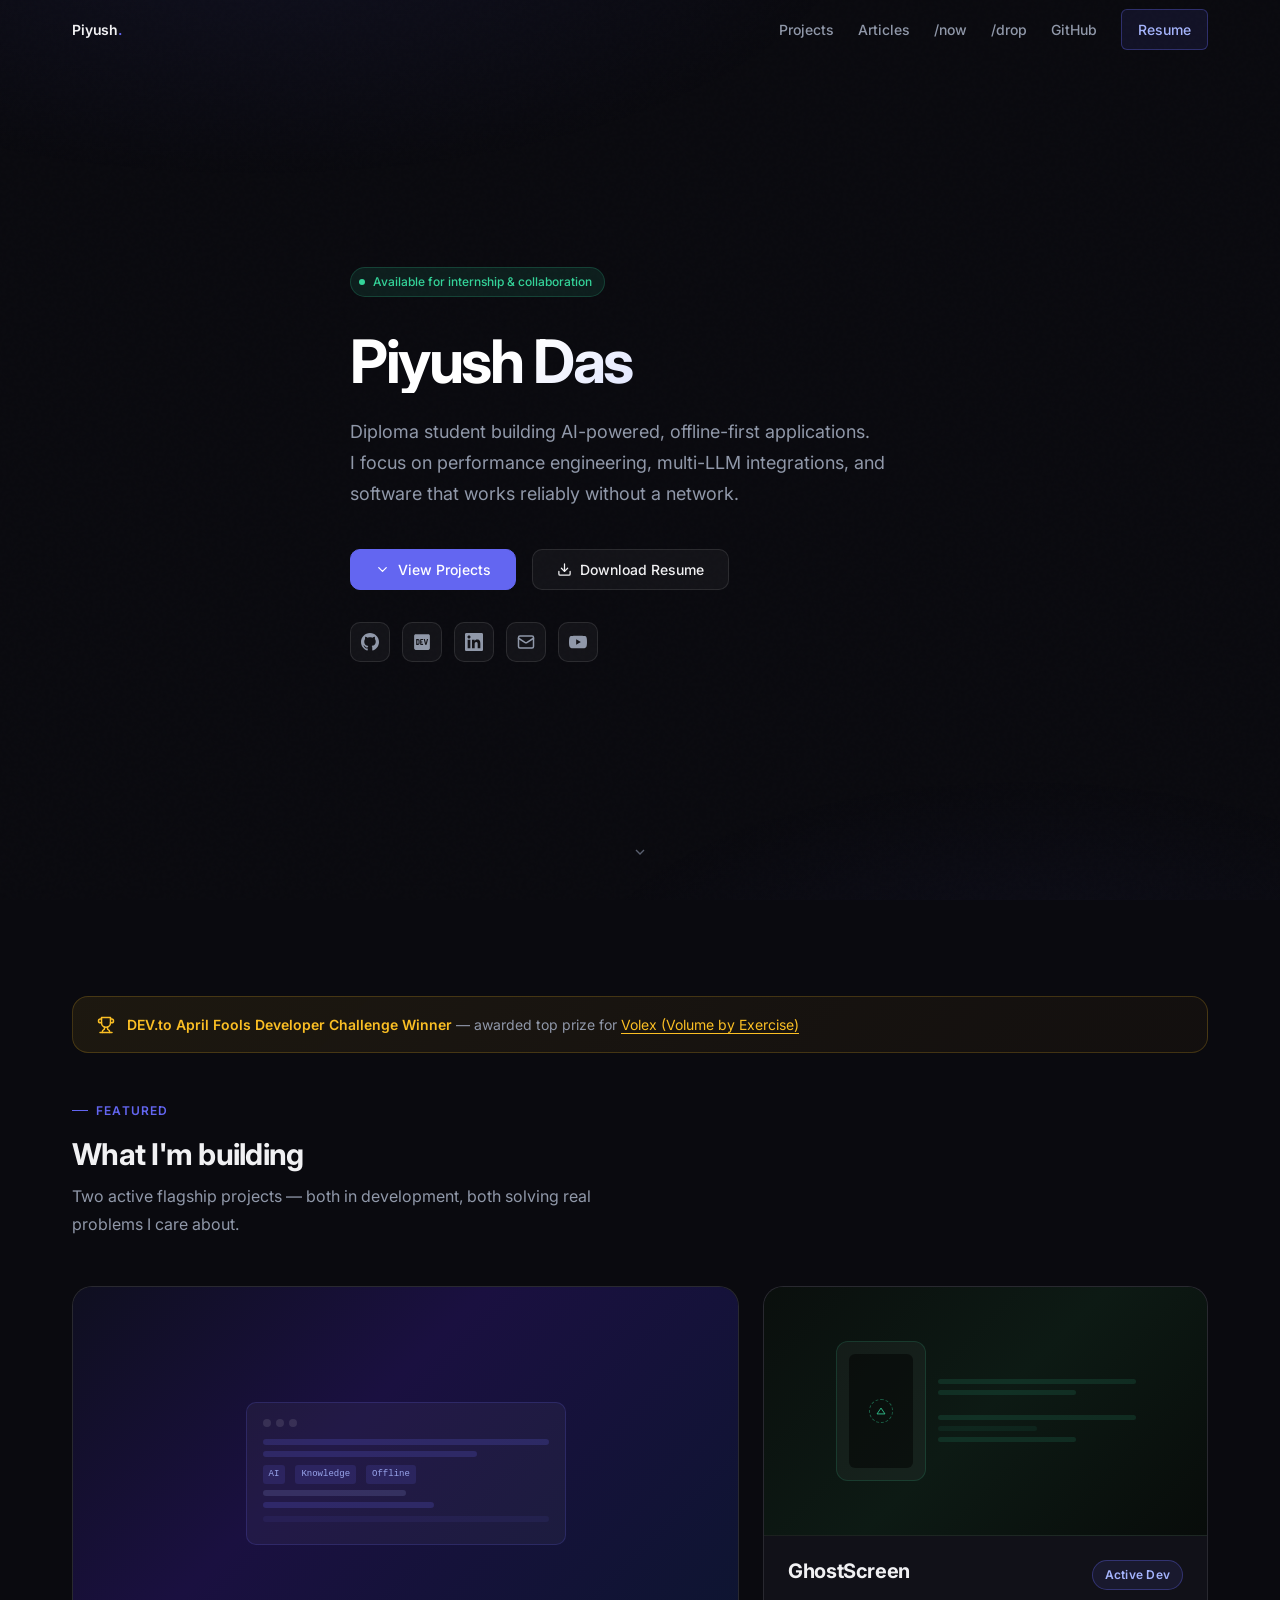
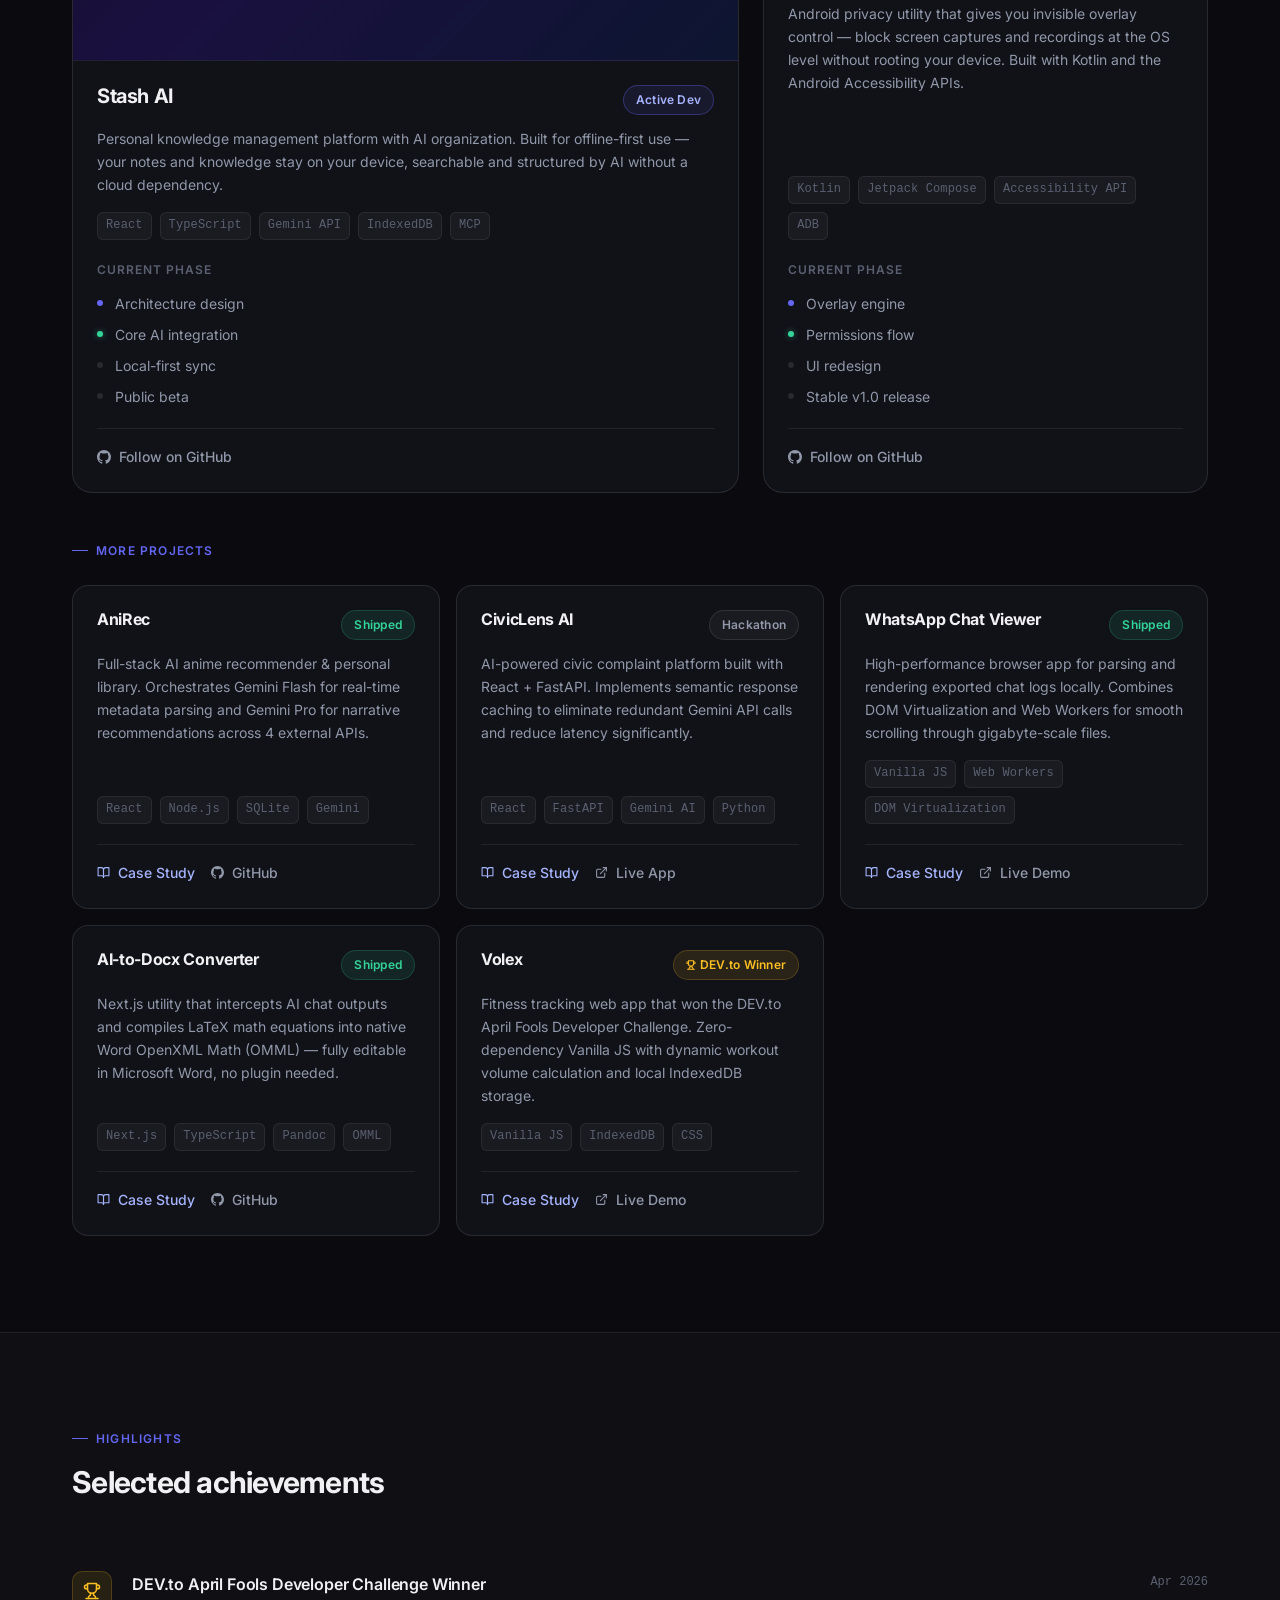
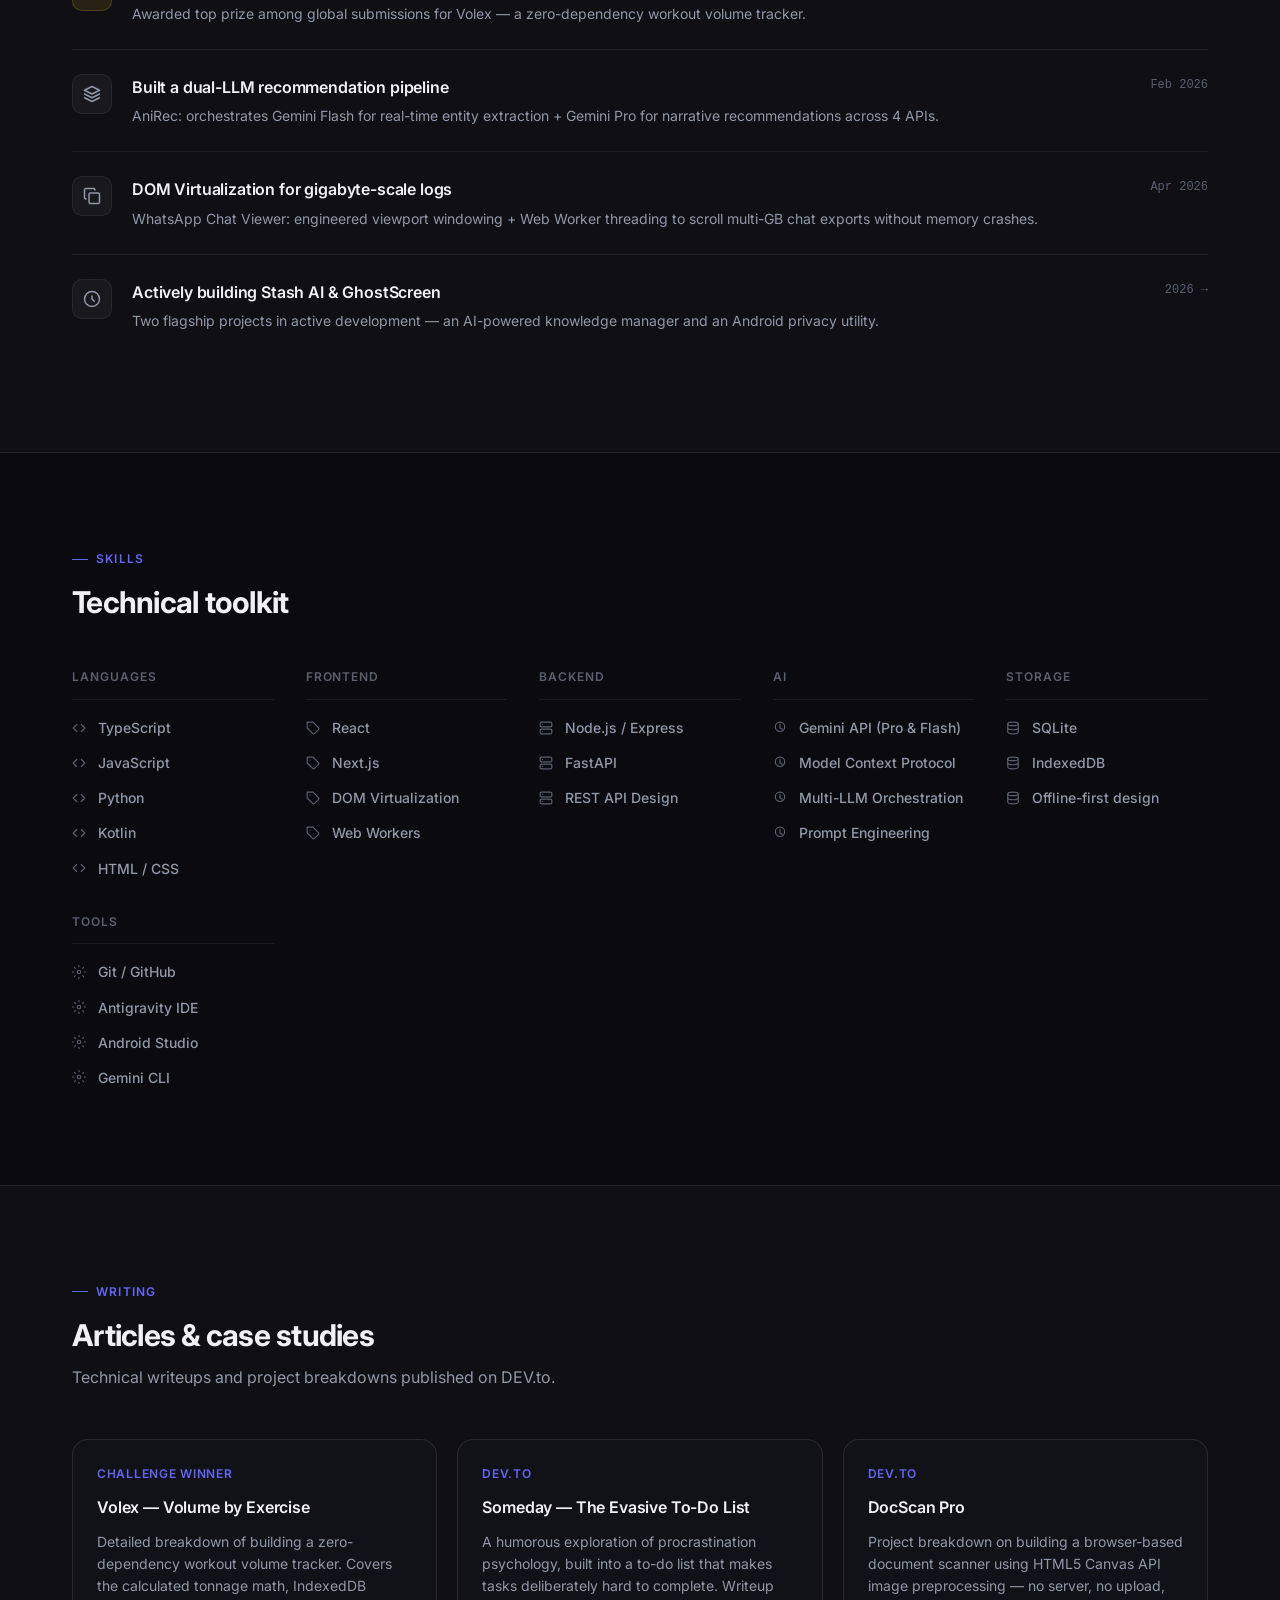
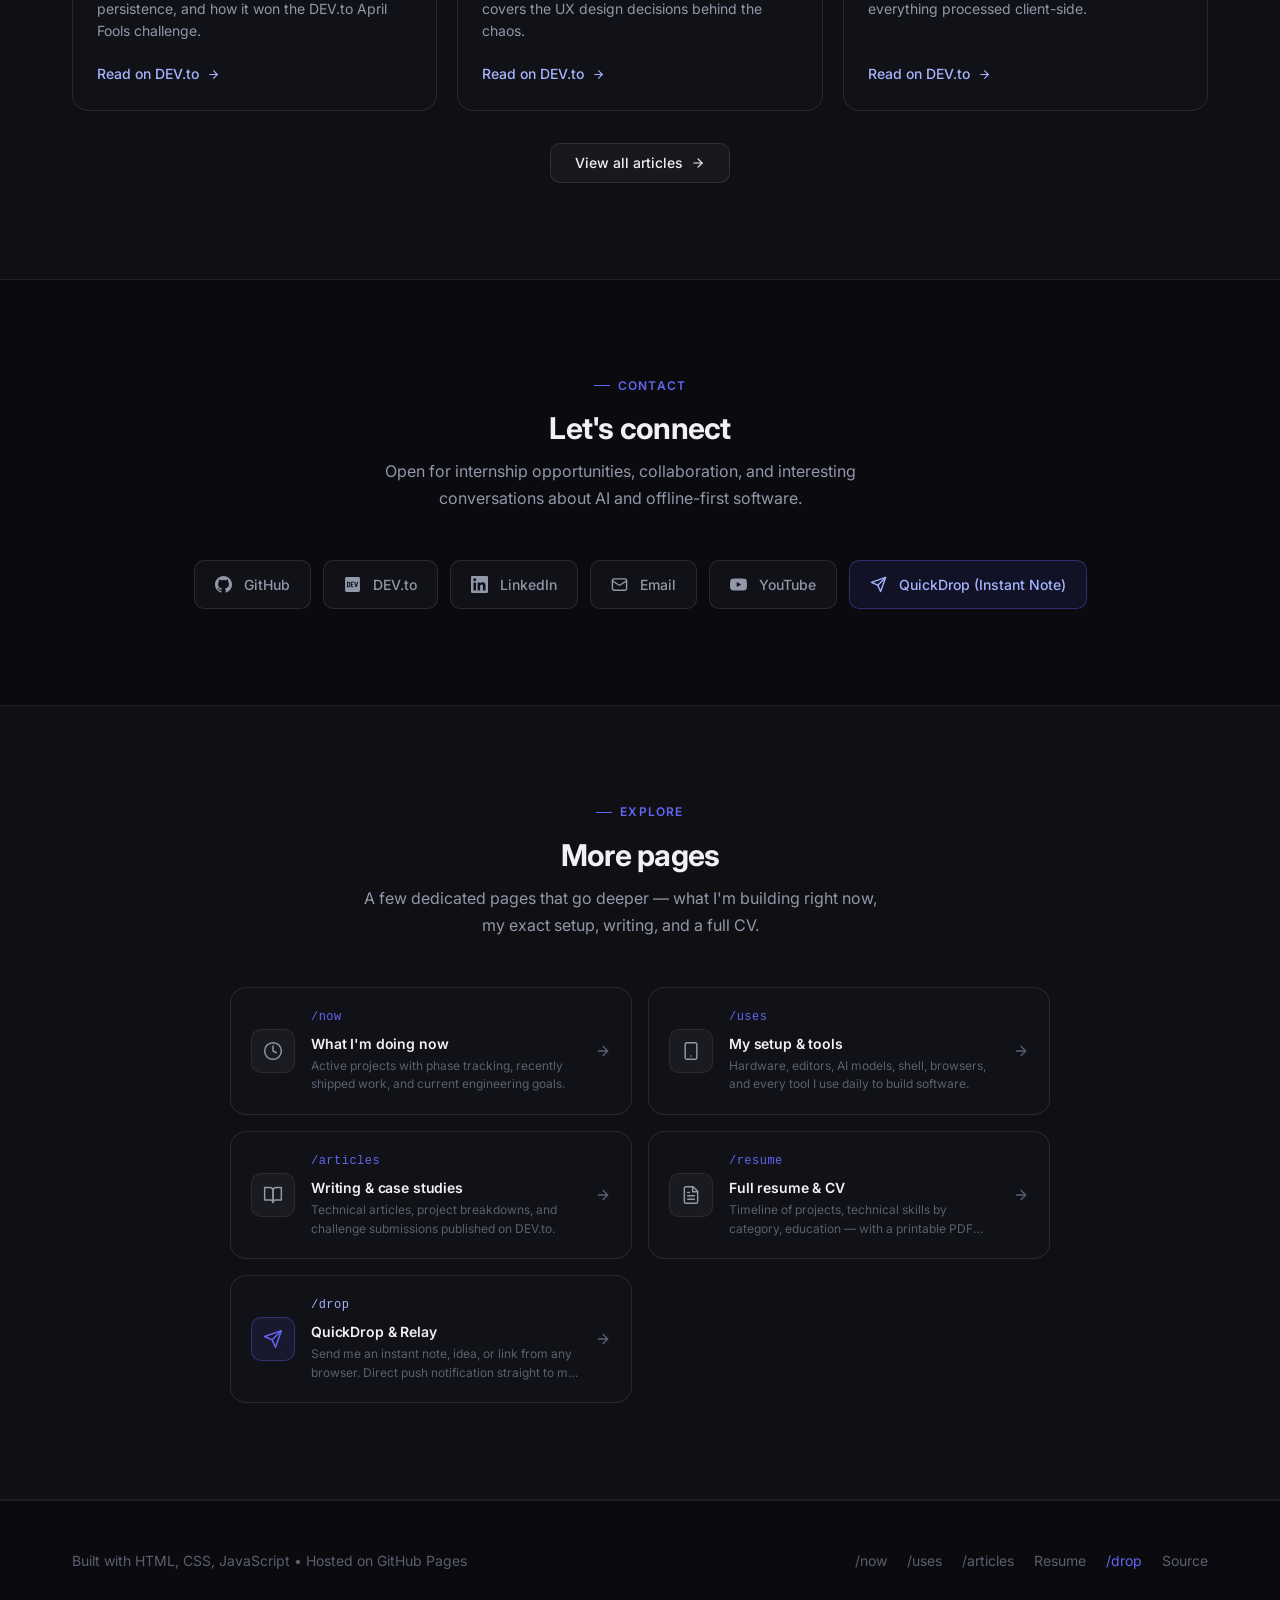
<file: index.html>
<!DOCTYPE html>
<html lang="en">
<head>
  <meta charset="UTF-8">
  <meta name="viewport" content="width=device-width, initial-scale=1.0">

  <!-- Title & SEO -->
  <title>Piyush Das | Building AI-powered & Offline-first Applications</title>
  <meta name="description" content="Engineering portfolio of Piyush Das — Diploma student building practical AI-powered web applications with a focus on offline-first architecture, performance, and user experience. DEV.to Challenge Winner.">
  <meta name="keywords" content="Piyush Das, PiyushDas1624, AI Integration, Offline-First, Gemini API, React, TypeScript, Node.js, Stash AI, GhostScreen, AniRec">
  <meta name="author" content="Piyush Das">
  <link rel="canonical" href="https://piyushdas1624.github.io/">

  <!-- Open Graph -->
  <meta property="og:type" content="website">
  <meta property="og:url" content="https://piyushdas1624.github.io/">
  <meta property="og:title" content="Piyush Das | Building AI-powered & Offline-first Applications">
  <meta property="og:description" content="Building practical AI-powered web applications focused on offline-first architecture, performance, and user experience. DEV.to Challenge Winner.">
  <meta property="og:image" content="https://avatars.githubusercontent.com/u/92461717?v=4">

  <!-- Twitter -->
  <meta name="twitter:card" content="summary_large_image">
  <meta name="twitter:url" content="https://piyushdas1624.github.io/">
  <meta name="twitter:title" content="Piyush Das | Building AI-powered & Offline-first Applications">
  <meta name="twitter:description" content="Building practical AI-powered web applications focused on offline-first architecture, performance, and user experience.">
  <meta name="twitter:image" content="https://avatars.githubusercontent.com/u/92461717?v=4">

  <!-- Theme -->
  <meta name="theme-color" content="#0a0a0f">
  <link rel="icon" type="image/png" href="https://avatars.githubusercontent.com/u/92461717?v=4">

  <!-- JSON-LD -->
  <script type="application/ld+json">
  {
    "@context": "https://schema.org",
    "@type": "Person",
    "name": "Piyush Das",
    "alternateName": "PiyushDas1624",
    "url": "https://piyushdas1624.github.io/",
    "image": "https://avatars.githubusercontent.com/u/92461717?v=4",
    "sameAs": [
      "https://github.com/Piyushdas1624",
      "https://dev.to/piyushdas1624",
      "https://linkedin.com/in/piyush-das-7246423a1",
      "https://youtube.com/@0xEtae"
    ],
    "email": "mailto:piyushdas1624@gmail.com",
    "jobTitle": "Diploma Student & Software Developer",
    "knowsAbout": ["Software Development","AI Integration","Google Gemini API","Offline-First Architecture","IndexedDB","React","TypeScript","Node.js","FastAPI"],
    "description": "Piyush Das is an engineering diploma student building practical AI-powered web applications with a focus on offline-first architecture and web performance."
  }
  </script>

  <!-- Fonts -->
  <link rel="preconnect" href="https://fonts.googleapis.com">
  <link rel="preconnect" href="https://fonts.gstatic.com" crossorigin>
  <link href="https://fonts.googleapis.com/css2?family=Inter:wght@300;400;500;600;700&display=swap" rel="stylesheet">

  <link rel="stylesheet" href="style.css">
</head>
<body>

  <!-- Ambient background -->
  <div class="bg-grain" aria-hidden="true"></div>
  <div class="bg-gradient" aria-hidden="true"></div>

  <!-- ── NAVIGATION ─────────────────────────────────────────────────── -->
  <nav class="nav" role="navigation" aria-label="Main navigation" id="main-nav">
    <div class="nav-inner">
      <a href="index.html" class="nav-logo" aria-label="Piyush Das — home">
        Piyush<span>.</span>
      </a>
      <div class="nav-links" role="list">
        <a href="#projects" class="nav-link" role="listitem">Projects</a>
        <a href="articles.html" class="nav-link" role="listitem">Articles</a>
        <a href="now.html" class="nav-link" role="listitem">/now</a>
        <a href="drop.html" class="nav-link" role="listitem" rel="nofollow">/drop</a>
        <a href="https://github.com/Piyushdas1624" class="nav-link" target="_blank" rel="noopener noreferrer" role="listitem">GitHub</a>
        <a href="resume.html" class="nav-cta">Resume</a>
      </div>
    </div>
  </nav>

  <!-- ── HERO ───────────────────────────────────────────────────────── -->
  <header class="hero" id="hero">
    <div class="container">
      <div class="hero-inner">

        <div class="hero-badge reveal">
          <span class="hero-badge-dot" aria-hidden="true"></span>
          Available for internship &amp; collaboration
        </div>

        <div class="hero-title reveal reveal-delay-1">
          <h1 class="display-xl gradient-text">Piyush Das</h1>
        </div>

        <p class="hero-bio reveal reveal-delay-2">
          Diploma student building AI-powered, offline-first applications.<br>
          I focus on performance engineering, multi-LLM integrations, and
          software that works reliably without a network.
        </p>

        <div class="hero-actions reveal reveal-delay-3">
          <a href="#projects" class="btn btn-primary">
            <!-- Arrow down icon -->
            <svg width="15" height="15" viewBox="0 0 24 24" fill="none" stroke="currentColor" stroke-width="2" stroke-linecap="round" stroke-linejoin="round" aria-hidden="true"><path d="m6 9 6 6 6-6"/></svg>
            View Projects
          </a>
          <a href="Piyush_Das_CV.pdf" class="btn btn-secondary" download="Piyush_Das_CV.pdf">
            <!-- Download icon -->
            <svg width="15" height="15" viewBox="0 0 24 24" fill="none" stroke="currentColor" stroke-width="2" stroke-linecap="round" stroke-linejoin="round" aria-hidden="true"><path d="M21 15v4a2 2 0 0 1-2 2H5a2 2 0 0 1-2-2v-4"/><polyline points="7 10 12 15 17 10"/><line x1="12" y1="15" x2="12" y2="3"/></svg>
            Download Resume
          </a>
        </div>

        <div class="hero-socials reveal reveal-delay-4" aria-label="Social links">
          <a href="https://github.com/Piyushdas1624" class="btn-icon" target="_blank" rel="noopener noreferrer" aria-label="GitHub profile">
            <svg width="18" height="18" viewBox="0 0 24 24" fill="currentColor" aria-hidden="true"><path d="M12 0c-6.626 0-12 5.373-12 12 0 5.302 3.438 9.8 8.207 11.387.599.111.793-.261.793-.577v-2.234c-3.338.726-4.033-1.416-4.033-1.416-.546-1.387-1.333-1.756-1.333-1.756-1.089-.745.083-.729.083-.729 1.205.084 1.839 1.237 1.839 1.237 1.07 1.834 2.807 1.304 3.492.997.107-.775.418-1.305.762-1.604-2.665-.305-5.467-1.334-5.467-5.931 0-1.311.469-2.381 1.236-3.221-.124-.303-.535-1.524.117-3.176 0 0 1.008-.322 3.301 1.23.957-.266 1.983-.399 3.003-.404 1.02.005 2.047.138 3.006.404 2.291-1.552 3.297-1.23 3.297-1.23.653 1.653.242 2.874.118 3.176.77.84 1.235 1.911 1.235 3.221 0 4.609-2.807 5.624-5.479 5.921.43.372.823 1.102.823 2.222v3.293c0 .319.192.694.801.576 4.765-1.589 8.199-6.086 8.199-11.386 0-6.627-5.373-12-12-12z"/></svg>
          </a>
          <a href="https://dev.to/piyushdas1624" class="btn-icon" target="_blank" rel="noopener noreferrer" aria-label="DEV.to profile">
            <svg width="18" height="18" viewBox="0 0 448 512" fill="currentColor" aria-hidden="true"><path d="M120.12 208.29c-3.88-2.9-7.77-4.35-11.65-4.35H91.03v104.47h17.45c3.88 0 7.77-1.45 11.65-4.35 3.88-2.9 5.82-7.25 5.82-13.06v-69.65c-.01-5.8-1.96-10.16-5.83-13.06zM404.1 32H43.9C19.7 32 .06 51.59 0 75.8v360.4C.06 460.41 19.7 480 43.9 480h360.2c24.21 0 43.84-19.59 43.9-43.8V75.8c-.06-24.21-19.7-43.8-43.9-43.8zM154.2 291.19c0 18.81-11.61 47.31-48.36 47.25h-46.4V172.98h47.38c35.44 0 47.36 28.46 47.37 47.28l.01 70.93zm100.68-88.66H201.6v38.42h32.57v29.57H201.6v38.41h53.29v29.57h-62.18c-11.16.29-20.44-8.53-20.72-19.69V193.7c-.27-11.15 8.56-20.41 19.71-20.69h63.19l-.01 29.52zm103.64 115.29c-13.2 30.75-36.85 24.63-47.44 0l-38.53-144.8h32.57l29.71 113.72 29.57-113.72h32.58l-38.46 144.8z"/></svg>
          </a>
          <a href="https://linkedin.com/in/piyush-das-7246423a1" class="btn-icon" target="_blank" rel="noopener noreferrer" aria-label="LinkedIn profile">
            <svg width="18" height="18" viewBox="0 0 24 24" fill="currentColor" aria-hidden="true"><path d="M20.447 20.452h-3.554v-5.569c0-1.328-.027-3.037-1.852-3.037-1.853 0-2.136 1.445-2.136 2.939v5.667H9.351V9h3.414v1.561h.046c.477-.9 1.637-1.85 3.37-1.85 3.601 0 4.267 2.37 4.267 5.455v6.286zM5.337 7.433c-1.144 0-2.063-.926-2.063-2.065 0-1.138.92-2.063 2.063-2.063 1.14 0 2.064.925 2.064 2.063 0 1.139-.925 2.065-2.064 2.065zm1.782 13.019H3.555V9h3.564v11.452zM22.225 0H1.771C.792 0 0 .774 0 1.729v20.542C0 23.227.792 24 1.771 24h20.451C23.2 24 24 23.227 24 22.271V1.729C24 .774 23.2 0 22.222 0h.003z"/></svg>
          </a>
          <a href="mailto:piyushdas1624@gmail.com" class="btn-icon" aria-label="Send email to Piyush Das">
            <svg width="18" height="18" viewBox="0 0 24 24" fill="none" stroke="currentColor" stroke-width="2" stroke-linecap="round" stroke-linejoin="round" aria-hidden="true"><rect width="20" height="16" x="2" y="4" rx="2"/><path d="m22 7-8.97 5.7a1.94 1.94 0 0 1-2.06 0L2 7"/></svg>
          </a>
          <a href="https://youtube.com/@0xEtae" class="btn-icon" target="_blank" rel="noopener noreferrer" aria-label="YouTube channel">
            <svg width="18" height="18" viewBox="0 0 24 24" fill="currentColor" aria-hidden="true"><path d="M23.498 6.186a3.016 3.016 0 0 0-2.122-2.136C19.505 3.545 12 3.545 12 3.545s-7.505 0-9.377.505A3.017 3.017 0 0 0 .502 6.186C0 8.07 0 12 0 12s0 3.93.502 5.814a3.016 3.016 0 0 0 2.122 2.136c1.871.505 9.376.505 9.376.505s7.505 0 9.377-.505a3.015 3.015 0 0 0 2.122-2.136C24 15.93 24 12 24 12s0-3.93-.502-5.814zM9.545 15.568V8.432L15.818 12l-6.273 3.568z"/></svg>
          </a>
        </div>

      </div>
    </div>

    <div class="hero-scroll" aria-hidden="true">
      <svg width="16" height="16" viewBox="0 0 24 24" fill="none" stroke="currentColor" stroke-width="2"><path d="m6 9 6 6 6-6"/></svg>
    </div>
  </header>

  <main>

    <!-- ── FEATURED PROJECTS ───────────────────────────────────────── -->
    <section class="section" id="projects" aria-labelledby="projects-heading">
      <div class="container">

        <!-- Award banner -->
        <div class="award-banner reveal" role="note" aria-label="Achievement">
          <svg width="18" height="18" viewBox="0 0 24 24" fill="none" stroke="currentColor" stroke-width="2" stroke-linecap="round" stroke-linejoin="round" aria-hidden="true"><path d="M6 9H4.5a2.5 2.5 0 0 1 0-5H6"/><path d="M18 9h1.5a2.5 2.5 0 0 0 0-5H18"/><path d="M4 22h16"/><path d="M10 14.66V17c0 .55-.47.98-.97 1.21C7.85 18.75 7 20.24 7 22"/><path d="M14 14.66V17c0 .55.47.98.97 1.21C16.15 18.75 17 20.24 17 22"/><path d="M18 2H6v7a6 6 0 0 0 12 0V2Z"/></svg>
          <p class="award-banner-text">
            <strong>DEV.to April Fools Developer Challenge Winner</strong> —
            awarded top prize for <a href="https://dev.to/devteam/congrats-to-the-april-fools-challenge-winners-l8f" target="_blank" rel="noopener" class="award-banner-link">Volex (Volume by Exercise)</a>
          </p>
        </div>

        <div class="section-header">
          <div class="eyebrow reveal">Featured</div>
          <h2 class="section-title reveal reveal-delay-1" id="projects-heading">What I'm building</h2>
          <p class="section-desc reveal reveal-delay-2">Two active flagship projects — both in development, both solving real problems I care about.</p>
        </div>

        <!-- Two large flagship cards -->
        <div class="featured-grid" role="list" aria-label="Flagship projects">

          <!-- Stash AI -->
          <article class="project-card reveal" role="listitem" aria-label="Stash AI project">
            <div class="project-visual project-visual-stash" role="img" aria-label="Stash AI interface preview">
              <div class="stash-mock">
                <div class="stash-mock-bar">
                  <div class="stash-mock-dot"></div>
                  <div class="stash-mock-dot"></div>
                  <div class="stash-mock-dot"></div>
                </div>
                <div class="stash-mock-line w-full"></div>
                <div class="stash-mock-line w-3q"></div>
                <div style="margin: 8px 0 6px;">
                  <span class="stash-mock-tag">AI</span>
                  <span class="stash-mock-tag">Knowledge</span>
                  <span class="stash-mock-tag">Offline</span>
                </div>
                <div class="stash-mock-line w-half"></div>
                <div class="stash-mock-line w-2q"></div>
                <div class="stash-mock-line w-full" style="margin-top: 8px; opacity: 0.4;"></div>
              </div>
            </div>

            <div class="project-body">
              <div class="project-top">
                <h3 class="project-name">Stash AI</h3>
                <span class="badge badge-accent">Active Dev</span>
              </div>
              <p class="project-desc">
                Personal knowledge management platform with AI organization. Built for offline-first use — your notes and knowledge stay on your device, searchable and structured by AI without a cloud dependency.
              </p>
              <div class="project-stack" aria-label="Technology stack">
                <span class="stack-chip">React</span>
                <span class="stack-chip">TypeScript</span>
                <span class="stack-chip">Gemini API</span>
                <span class="stack-chip">IndexedDB</span>
                <span class="stack-chip">MCP</span>
              </div>

              <!-- Status phases — no progress bars -->
              <div class="status-phase" style="margin-bottom: 1.25rem;">
                <p class="status-phase-label">Current phase</p>
                <div class="now-phase-list">
                  <div class="phase-item">
                    <span class="phase-dot done" aria-hidden="true"></span>
                    Architecture design
                  </div>
                  <div class="phase-item">
                    <span class="phase-dot active" aria-hidden="true"></span>
                    Core AI integration
                  </div>
                  <div class="phase-item">
                    <span class="phase-dot pending" aria-hidden="true"></span>
                    Local-first sync
                  </div>
                  <div class="phase-item">
                    <span class="phase-dot pending" aria-hidden="true"></span>
                    Public beta
                  </div>
                </div>
              </div>

              <div class="project-links">
                <a href="https://github.com/Piyushdas1624" target="_blank" rel="noopener noreferrer" class="project-link">
                  <svg width="14" height="14" viewBox="0 0 24 24" fill="currentColor" aria-hidden="true"><path d="M12 0c-6.626 0-12 5.373-12 12 0 5.302 3.438 9.8 8.207 11.387.599.111.793-.261.793-.577v-2.234c-3.338.726-4.033-1.416-4.033-1.416-.546-1.387-1.333-1.756-1.333-1.756-1.089-.745.083-.729.083-.729 1.205.084 1.839 1.237 1.839 1.237 1.07 1.834 2.807 1.304 3.492.997.107-.775.418-1.305.762-1.604-2.665-.305-5.467-1.334-5.467-5.931 0-1.311.469-2.381 1.236-3.221-.124-.303-.535-1.524.117-3.176 0 0 1.008-.322 3.301 1.23.957-.266 1.983-.399 3.003-.404 1.02.005 2.047.138 3.006.404 2.291-1.552 3.297-1.23 3.297-1.23.653 1.653.242 2.874.118 3.176.77.84 1.235 1.911 1.235 3.221 0 4.609-2.807 5.624-5.479 5.921.43.372.823 1.102.823 2.222v3.293c0 .319.192.694.801.576 4.765-1.589 8.199-6.086 8.199-11.386 0-6.627-5.373-12-12-12z"/></svg>
                  Follow on GitHub
                </a>
              </div>
            </div>
          </article>

          <!-- GhostScreen -->
          <article class="project-card reveal reveal-delay-1" role="listitem" aria-label="GhostScreen project">
            <div class="project-visual project-visual-ghost" role="img" aria-label="GhostScreen Android app preview">
              <div class="ghost-mock">
                <div class="ghost-phone">
                  <div class="ghost-phone-screen">
                    <div class="ghost-overlay-icon" aria-hidden="true">
                      <svg width="10" height="10" viewBox="0 0 24 24" fill="none" stroke="#34d399" stroke-width="2" aria-hidden="true"><path d="M2.5 19 12 5l9.5 14H2.5Z"/></svg>
                    </div>
                  </div>
                </div>
                <div class="ghost-info">
                  <div class="ghost-info-line w-full"></div>
                  <div class="ghost-info-line w-3q"></div>
                  <div style="height: 8px;"></div>
                  <div class="ghost-info-line w-full"></div>
                  <div class="ghost-info-line w-half"></div>
                  <div class="ghost-info-line w-3q"></div>
                </div>
              </div>
            </div>

            <div class="project-body">
              <div class="project-top">
                <h3 class="project-name">GhostScreen</h3>
                <span class="badge badge-accent">Active Dev</span>
              </div>
              <p class="project-desc">
                Android privacy utility that gives you invisible overlay control — block screen captures and recordings at the OS level without rooting your device. Built with Kotlin and the Android Accessibility APIs.
              </p>
              <div class="project-stack" aria-label="Technology stack">
                <span class="stack-chip">Kotlin</span>
                <span class="stack-chip">Jetpack Compose</span>
                <span class="stack-chip">Accessibility API</span>
                <span class="stack-chip">ADB</span>
              </div>

              <div class="status-phase" style="margin-bottom: 1.25rem;">
                <p class="status-phase-label">Current phase</p>
                <div class="now-phase-list">
                  <div class="phase-item">
                    <span class="phase-dot done" aria-hidden="true"></span>
                    Overlay engine
                  </div>
                  <div class="phase-item">
                    <span class="phase-dot active" aria-hidden="true"></span>
                    Permissions flow
                  </div>
                  <div class="phase-item">
                    <span class="phase-dot pending" aria-hidden="true"></span>
                    UI redesign
                  </div>
                  <div class="phase-item">
                    <span class="phase-dot pending" aria-hidden="true"></span>
                    Stable v1.0 release
                  </div>
                </div>
              </div>

              <div class="project-links">
                <a href="https://github.com/Piyushdas1624" target="_blank" rel="noopener noreferrer" class="project-link">
                  <svg width="14" height="14" viewBox="0 0 24 24" fill="currentColor" aria-hidden="true"><path d="M12 0c-6.626 0-12 5.373-12 12 0 5.302 3.438 9.8 8.207 11.387.599.111.793-.261.793-.577v-2.234c-3.338.726-4.033-1.416-4.033-1.416-.546-1.387-1.333-1.756-1.333-1.756-1.089-.745.083-.729.083-.729 1.205.084 1.839 1.237 1.839 1.237 1.07 1.834 2.807 1.304 3.492.997.107-.775.418-1.305.762-1.604-2.665-.305-5.467-1.334-5.467-5.931 0-1.311.469-2.381 1.236-3.221-.124-.303-.535-1.524.117-3.176 0 0 1.008-.322 3.301 1.23.957-.266 1.983-.399 3.003-.404 1.02.005 2.047.138 3.006.404 2.291-1.552 3.297-1.23 3.297-1.23.653 1.653.242 2.874.118 3.176.77.84 1.235 1.911 1.235 3.221 0 4.609-2.807 5.624-5.479 5.921.43.372.823 1.102.823 2.222v3.293c0 .319.192.694.801.576 4.765-1.589 8.199-6.086 8.199-11.386 0-6.627-5.373-12-12-12z"/></svg>
                  Follow on GitHub
                </a>
              </div>
            </div>
          </article>

        </div>

        <!-- ── MORE PROJECTS ─────────────────────────────────────── -->
        <div style="margin-top: 3rem;">
          <div class="eyebrow reveal" style="margin-bottom: 1.5rem;">More Projects</div>
          <div class="more-projects-grid" role="list" aria-label="Additional projects">

            <!-- AniRec -->
            <article class="project-card-sm reveal" role="listitem" aria-label="AniRec project">
              <div class="project-top">
                <h3 class="project-name">AniRec</h3>
                <span class="badge badge-success">Shipped</span>
              </div>
              <p class="project-desc">Full-stack AI anime recommender & personal library. Orchestrates Gemini Flash for real-time metadata parsing and Gemini Pro for narrative recommendations across 4 external APIs.</p>
              <div class="project-stack" aria-label="Technology stack">
                <span class="stack-chip">React</span>
                <span class="stack-chip">Node.js</span>
                <span class="stack-chip">SQLite</span>
                <span class="stack-chip">Gemini</span>
              </div>
              <div class="project-links">
                <a href="projects/anirec.html" class="project-link primary">
                  <svg width="13" height="13" viewBox="0 0 24 24" fill="none" stroke="currentColor" stroke-width="2" stroke-linecap="round" stroke-linejoin="round" aria-hidden="true"><path d="M2 3h6a4 4 0 0 1 4 4v14a3 3 0 0 0-3-3H2z"/><path d="M22 3h-6a4 4 0 0 0-4 4v14a3 3 0 0 1 3-3h7z"/></svg>
                  Case Study
                </a>
                <a href="https://github.com/Piyushdas1624/AniRec" target="_blank" rel="noopener noreferrer" class="project-link">
                  <svg width="13" height="13" viewBox="0 0 24 24" fill="currentColor" aria-hidden="true"><path d="M12 0c-6.626 0-12 5.373-12 12 0 5.302 3.438 9.8 8.207 11.387.599.111.793-.261.793-.577v-2.234c-3.338.726-4.033-1.416-4.033-1.416-.546-1.387-1.333-1.756-1.333-1.756-1.089-.745.083-.729.083-.729 1.205.084 1.839 1.237 1.839 1.237 1.07 1.834 2.807 1.304 3.492.997.107-.775.418-1.305.762-1.604-2.665-.305-5.467-1.334-5.467-5.931 0-1.311.469-2.381 1.236-3.221-.124-.303-.535-1.524.117-3.176 0 0 1.008-.322 3.301 1.23.957-.266 1.983-.399 3.003-.404 1.02.005 2.047.138 3.006.404 2.291-1.552 3.297-1.23 3.297-1.23.653 1.653.242 2.874.118 3.176.77.84 1.235 1.911 1.235 3.221 0 4.609-2.807 5.624-5.479 5.921.43.372.823 1.102.823 2.222v3.293c0 .319.192.694.801.576 4.765-1.589 8.199-6.086 8.199-11.386 0-6.627-5.373-12-12-12z"/></svg>
                  GitHub
                </a>
              </div>
            </article>

            <!-- CivicLens -->
            <article class="project-card-sm reveal reveal-delay-1" role="listitem" aria-label="CivicLens AI project">
              <div class="project-top">
                <h3 class="project-name">CivicLens AI</h3>
                <span class="badge badge-default">Hackathon</span>
              </div>
              <p class="project-desc">AI-powered civic complaint platform built with React + FastAPI. Implements semantic response caching to eliminate redundant Gemini API calls and reduce latency significantly.</p>
              <div class="project-stack" aria-label="Technology stack">
                <span class="stack-chip">React</span>
                <span class="stack-chip">FastAPI</span>
                <span class="stack-chip">Gemini AI</span>
                <span class="stack-chip">Python</span>
              </div>
              <div class="project-links">
                <a href="projects/civiclens.html" class="project-link primary">
                  <svg width="13" height="13" viewBox="0 0 24 24" fill="none" stroke="currentColor" stroke-width="2" stroke-linecap="round" stroke-linejoin="round" aria-hidden="true"><path d="M2 3h6a4 4 0 0 1 4 4v14a3 3 0 0 0-3-3H2z"/><path d="M22 3h-6a4 4 0 0 0-4 4v14a3 3 0 0 1 3-3h7z"/></svg>
                  Case Study
                </a>
                <a href="https://civiclens-ai-one.vercel.app" target="_blank" rel="noopener noreferrer" class="project-link">
                  <svg width="13" height="13" viewBox="0 0 24 24" fill="none" stroke="currentColor" stroke-width="2" stroke-linecap="round" stroke-linejoin="round" aria-hidden="true"><path d="M18 13v6a2 2 0 0 1-2 2H5a2 2 0 0 1-2-2V8a2 2 0 0 1 2-2h6"/><polyline points="15 3 21 3 21 9"/><line x1="10" y1="14" x2="21" y2="3"/></svg>
                  Live App
                </a>
              </div>
            </article>

            <!-- WhatsApp Viewer -->
            <article class="project-card-sm reveal reveal-delay-2" role="listitem" aria-label="WhatsApp Chat Viewer project">
              <div class="project-top">
                <h3 class="project-name">WhatsApp Chat Viewer</h3>
                <span class="badge badge-success">Shipped</span>
              </div>
              <p class="project-desc">High-performance browser app for parsing and rendering exported chat logs locally. Combines DOM Virtualization and Web Workers for smooth scrolling through gigabyte-scale files.</p>
              <div class="project-stack" aria-label="Technology stack">
                <span class="stack-chip">Vanilla JS</span>
                <span class="stack-chip">Web Workers</span>
                <span class="stack-chip">DOM Virtualization</span>
              </div>
              <div class="project-links">
                <a href="projects/whatsapp-viewer.html" class="project-link primary">
                  <svg width="13" height="13" viewBox="0 0 24 24" fill="none" stroke="currentColor" stroke-width="2" stroke-linecap="round" stroke-linejoin="round" aria-hidden="true"><path d="M2 3h6a4 4 0 0 1 4 4v14a3 3 0 0 0-3-3H2z"/><path d="M22 3h-6a4 4 0 0 0-4 4v14a3 3 0 0 1 3-3h7z"/></svg>
                  Case Study
                </a>
                <a href="https://piyushdas1624.github.io/whatsapp_chat_viewer/" target="_blank" rel="noopener noreferrer" class="project-link">
                  <svg width="13" height="13" viewBox="0 0 24 24" fill="none" stroke="currentColor" stroke-width="2" stroke-linecap="round" stroke-linejoin="round" aria-hidden="true"><path d="M18 13v6a2 2 0 0 1-2 2H5a2 2 0 0 1-2-2V8a2 2 0 0 1 2-2h6"/><polyline points="15 3 21 3 21 9"/><line x1="10" y1="14" x2="21" y2="3"/></svg>
                  Live Demo
                </a>
              </div>
            </article>

            <!-- AI-to-Docx -->
            <article class="project-card-sm reveal" role="listitem" aria-label="AI to Docx Converter project">
              <div class="project-top">
                <h3 class="project-name">AI-to-Docx Converter</h3>
                <span class="badge badge-success">Shipped</span>
              </div>
              <p class="project-desc">Next.js utility that intercepts AI chat outputs and compiles LaTeX math equations into native Word OpenXML Math (OMML) — fully editable in Microsoft Word, no plugin needed.</p>
              <div class="project-stack" aria-label="Technology stack">
                <span class="stack-chip">Next.js</span>
                <span class="stack-chip">TypeScript</span>
                <span class="stack-chip">Pandoc</span>
                <span class="stack-chip">OMML</span>
              </div>
              <div class="project-links">
                <a href="projects/ai-docx.html" class="project-link primary">
                  <svg width="13" height="13" viewBox="0 0 24 24" fill="none" stroke="currentColor" stroke-width="2" stroke-linecap="round" stroke-linejoin="round" aria-hidden="true"><path d="M2 3h6a4 4 0 0 1 4 4v14a3 3 0 0 0-3-3H2z"/><path d="M22 3h-6a4 4 0 0 0-4 4v14a3 3 0 0 1 3-3h7z"/></svg>
                  Case Study
                </a>
                <a href="https://github.com/Piyushdas1624/AI-to-Docx-Converter" target="_blank" rel="noopener noreferrer" class="project-link">
                  <svg width="13" height="13" viewBox="0 0 24 24" fill="currentColor" aria-hidden="true"><path d="M12 0c-6.626 0-12 5.373-12 12 0 5.302 3.438 9.8 8.207 11.387.599.111.793-.261.793-.577v-2.234c-3.338.726-4.033-1.416-4.033-1.416-.546-1.387-1.333-1.756-1.333-1.756-1.089-.745.083-.729.083-.729 1.205.084 1.839 1.237 1.839 1.237 1.07 1.834 2.807 1.304 3.492.997.107-.775.418-1.305.762-1.604-2.665-.305-5.467-1.334-5.467-5.931 0-1.311.469-2.381 1.236-3.221-.124-.303-.535-1.524.117-3.176 0 0 1.008-.322 3.301 1.23.957-.266 1.983-.399 3.003-.404 1.02.005 2.047.138 3.006.404 2.291-1.552 3.297-1.23 3.297-1.23.653 1.653.242 2.874.118 3.176.77.84 1.235 1.911 1.235 3.221 0 4.609-2.807 5.624-5.479 5.921.43.372.823 1.102.823 2.222v3.293c0 .319.192.694.801.576 4.765-1.589 8.199-6.086 8.199-11.386 0-6.627-5.373-12-12-12z"/></svg>
                  GitHub
                </a>
              </div>
            </article>

            <!-- Volex -->
            <article class="project-card-sm reveal reveal-delay-1" role="listitem" aria-label="Volex project">
              <div class="project-top">
                <h3 class="project-name">Volex</h3>
                <span class="badge badge-warning">
                  <svg width="10" height="10" viewBox="0 0 24 24" fill="none" stroke="currentColor" stroke-width="2.5" stroke-linecap="round" stroke-linejoin="round" aria-hidden="true"><path d="M6 9H4.5a2.5 2.5 0 0 1 0-5H6"/><path d="M18 9h1.5a2.5 2.5 0 0 0 0-5H18"/><path d="M4 22h16"/><path d="M10 14.66V17c0 .55-.47.98-.97 1.21C7.85 18.75 7 20.24 7 22"/><path d="M14 14.66V17c0 .55.47.98.97 1.21C16.15 18.75 17 20.24 17 22"/><path d="M18 2H6v7a6 6 0 0 0 12 0V2Z"/></svg>
                  DEV.to Winner
                </span>
              </div>
              <p class="project-desc">Fitness tracking web app that won the DEV.to April Fools Developer Challenge. Zero-dependency Vanilla JS with dynamic workout volume calculation and local IndexedDB storage.</p>
              <div class="project-stack" aria-label="Technology stack">
                <span class="stack-chip">Vanilla JS</span>
                <span class="stack-chip">IndexedDB</span>
                <span class="stack-chip">CSS</span>
              </div>
              <div class="project-links">
                <a href="projects/volex.html" class="project-link primary">
                  <svg width="13" height="13" viewBox="0 0 24 24" fill="none" stroke="currentColor" stroke-width="2" stroke-linecap="round" stroke-linejoin="round" aria-hidden="true"><path d="M2 3h6a4 4 0 0 1 4 4v14a3 3 0 0 0-3-3H2z"/><path d="M22 3h-6a4 4 0 0 0-4 4v14a3 3 0 0 1 3-3h7z"/></svg>
                  Case Study
                </a>
                <a href="https://piyushdas1624.github.io/volex/" target="_blank" rel="noopener noreferrer" class="project-link">
                  <svg width="13" height="13" viewBox="0 0 24 24" fill="none" stroke="currentColor" stroke-width="2" stroke-linecap="round" stroke-linejoin="round" aria-hidden="true"><path d="M18 13v6a2 2 0 0 1-2 2H5a2 2 0 0 1-2-2V8a2 2 0 0 1 2-2h6"/><polyline points="15 3 21 3 21 9"/><line x1="10" y1="14" x2="21" y2="3"/></svg>
                  Live Demo
                </a>
              </div>
            </article>

          </div>
        </div>
      </div>
    </section>

    <!-- ── HIGHLIGHTS ──────────────────────────────────────────────── -->
    <section class="section section-alt" aria-labelledby="highlights-heading">
      <div class="container">
        <div class="section-header">
          <div class="eyebrow reveal">Highlights</div>
          <h2 class="section-title reveal reveal-delay-1" id="highlights-heading">Selected achievements</h2>
        </div>

        <div class="highlights-list" role="list">
          <div class="highlight-item reveal" role="listitem">
            <div class="highlight-icon gold" aria-hidden="true">
              <svg width="18" height="18" viewBox="0 0 24 24" fill="none" stroke="currentColor" stroke-width="2" stroke-linecap="round" stroke-linejoin="round" aria-hidden="true"><path d="M6 9H4.5a2.5 2.5 0 0 1 0-5H6"/><path d="M18 9h1.5a2.5 2.5 0 0 0 0-5H18"/><path d="M4 22h16"/><path d="M10 14.66V17c0 .55-.47.98-.97 1.21C7.85 18.75 7 20.24 7 22"/><path d="M14 14.66V17c0 .55.47.98.97 1.21C16.15 18.75 17 20.24 17 22"/><path d="M18 2H6v7a6 6 0 0 0 12 0V2Z"/></svg>
            </div>
            <div class="highlight-content">
              <p class="highlight-title">DEV.to April Fools Developer Challenge Winner</p>
              <p class="highlight-desc">Awarded top prize among global submissions for Volex — a zero-dependency workout volume tracker.</p>
            </div>
            <span class="highlight-date">Apr 2026</span>
          </div>

          <div class="highlight-item reveal reveal-delay-1" role="listitem">
            <div class="highlight-icon" aria-hidden="true">
              <svg width="18" height="18" viewBox="0 0 24 24" fill="none" stroke="currentColor" stroke-width="2" stroke-linecap="round" stroke-linejoin="round" aria-hidden="true"><path d="M12 2L2 7l10 5 10-5-10-5z"/><path d="M2 17l10 5 10-5"/><path d="M2 12l10 5 10-5"/></svg>
            </div>
            <div class="highlight-content">
              <p class="highlight-title">Built a dual-LLM recommendation pipeline</p>
              <p class="highlight-desc">AniRec: orchestrates Gemini Flash for real-time entity extraction + Gemini Pro for narrative recommendations across 4 APIs.</p>
            </div>
            <span class="highlight-date">Feb 2026</span>
          </div>

          <div class="highlight-item reveal reveal-delay-2" role="listitem">
            <div class="highlight-icon" aria-hidden="true">
              <svg width="18" height="18" viewBox="0 0 24 24" fill="none" stroke="currentColor" stroke-width="2" stroke-linecap="round" stroke-linejoin="round" aria-hidden="true"><rect width="14" height="14" x="8" y="8" rx="2" ry="2"/><path d="M4 16c-1.1 0-2-.9-2-2V4c0-1.1.9-2 2-2h10c1.1 0 2 .9 2 2"/></svg>
            </div>
            <div class="highlight-content">
              <p class="highlight-title">DOM Virtualization for gigabyte-scale logs</p>
              <p class="highlight-desc">WhatsApp Chat Viewer: engineered viewport windowing + Web Worker threading to scroll multi-GB chat exports without memory crashes.</p>
            </div>
            <span class="highlight-date">Apr 2026</span>
          </div>

          <div class="highlight-item reveal reveal-delay-3" role="listitem">
            <div class="highlight-icon" aria-hidden="true">
              <svg width="18" height="18" viewBox="0 0 24 24" fill="none" stroke="currentColor" stroke-width="2" stroke-linecap="round" stroke-linejoin="round" aria-hidden="true"><circle cx="12" cy="12" r="10"/><path d="M12 8v4l3 3"/></svg>
            </div>
            <div class="highlight-content">
              <p class="highlight-title">Actively building Stash AI &amp; GhostScreen</p>
              <p class="highlight-desc">Two flagship projects in active development — an AI-powered knowledge manager and an Android privacy utility.</p>
            </div>
            <span class="highlight-date">2026 →</span>
          </div>
        </div>
      </div>
    </section>

    <!-- ── SKILLS ──────────────────────────────────────────────────── -->
    <section class="section" aria-labelledby="skills-heading">
      <div class="container">
        <div class="section-header">
          <div class="eyebrow reveal">Skills</div>
          <h2 class="section-title reveal reveal-delay-1" id="skills-heading">Technical toolkit</h2>
        </div>

        <div class="skills-grid" role="list" aria-label="Technical skills by category">

          <div class="skill-category reveal" role="listitem" aria-label="Languages">
            <p class="skill-category-label">Languages</p>
            <div class="skill-item">
              <svg width="14" height="14" viewBox="0 0 24 24" fill="none" stroke="currentColor" stroke-width="2" stroke-linecap="round" stroke-linejoin="round" aria-hidden="true"><polyline points="16 18 22 12 16 6"/><polyline points="8 6 2 12 8 18"/></svg>
              TypeScript
            </div>
            <div class="skill-item">
              <svg width="14" height="14" viewBox="0 0 24 24" fill="none" stroke="currentColor" stroke-width="2" stroke-linecap="round" stroke-linejoin="round" aria-hidden="true"><polyline points="16 18 22 12 16 6"/><polyline points="8 6 2 12 8 18"/></svg>
              JavaScript
            </div>
            <div class="skill-item">
              <svg width="14" height="14" viewBox="0 0 24 24" fill="none" stroke="currentColor" stroke-width="2" stroke-linecap="round" stroke-linejoin="round" aria-hidden="true"><polyline points="16 18 22 12 16 6"/><polyline points="8 6 2 12 8 18"/></svg>
              Python
            </div>
            <div class="skill-item">
              <svg width="14" height="14" viewBox="0 0 24 24" fill="none" stroke="currentColor" stroke-width="2" stroke-linecap="round" stroke-linejoin="round" aria-hidden="true"><polyline points="16 18 22 12 16 6"/><polyline points="8 6 2 12 8 18"/></svg>
              Kotlin
            </div>
            <div class="skill-item">
              <svg width="14" height="14" viewBox="0 0 24 24" fill="none" stroke="currentColor" stroke-width="2" stroke-linecap="round" stroke-linejoin="round" aria-hidden="true"><polyline points="16 18 22 12 16 6"/><polyline points="8 6 2 12 8 18"/></svg>
              HTML / CSS
            </div>
          </div>

          <div class="skill-category reveal reveal-delay-1" role="listitem" aria-label="Frontend">
            <p class="skill-category-label">Frontend</p>
            <div class="skill-item">
              <svg width="14" height="14" viewBox="0 0 24 24" fill="none" stroke="currentColor" stroke-width="2" stroke-linecap="round" stroke-linejoin="round" aria-hidden="true"><path d="M12 2H2v10l9.29 9.29c.94.94 2.48.94 3.42 0l6.58-6.58c.94-.94.94-2.48 0-3.42L12 2Z"/><path d="M7 7h.01"/></svg>
              React
            </div>
            <div class="skill-item">
              <svg width="14" height="14" viewBox="0 0 24 24" fill="none" stroke="currentColor" stroke-width="2" stroke-linecap="round" stroke-linejoin="round" aria-hidden="true"><path d="M12 2H2v10l9.29 9.29c.94.94 2.48.94 3.42 0l6.58-6.58c.94-.94.94-2.48 0-3.42L12 2Z"/><path d="M7 7h.01"/></svg>
              Next.js
            </div>
            <div class="skill-item">
              <svg width="14" height="14" viewBox="0 0 24 24" fill="none" stroke="currentColor" stroke-width="2" stroke-linecap="round" stroke-linejoin="round" aria-hidden="true"><path d="M12 2H2v10l9.29 9.29c.94.94 2.48.94 3.42 0l6.58-6.58c.94-.94.94-2.48 0-3.42L12 2Z"/><path d="M7 7h.01"/></svg>
              DOM Virtualization
            </div>
            <div class="skill-item">
              <svg width="14" height="14" viewBox="0 0 24 24" fill="none" stroke="currentColor" stroke-width="2" stroke-linecap="round" stroke-linejoin="round" aria-hidden="true"><path d="M12 2H2v10l9.29 9.29c.94.94 2.48.94 3.42 0l6.58-6.58c.94-.94.94-2.48 0-3.42L12 2Z"/><path d="M7 7h.01"/></svg>
              Web Workers
            </div>
          </div>

          <div class="skill-category reveal reveal-delay-2" role="listitem" aria-label="Backend">
            <p class="skill-category-label">Backend</p>
            <div class="skill-item">
              <svg width="14" height="14" viewBox="0 0 24 24" fill="none" stroke="currentColor" stroke-width="2" stroke-linecap="round" stroke-linejoin="round" aria-hidden="true"><rect width="20" height="8" x="2" y="2" rx="2" ry="2"/><rect width="20" height="8" x="2" y="14" rx="2" ry="2"/><line x1="6" x2="6.01" y1="6" y2="6"/><line x1="6" x2="6.01" y1="18" y2="18"/></svg>
              Node.js / Express
            </div>
            <div class="skill-item">
              <svg width="14" height="14" viewBox="0 0 24 24" fill="none" stroke="currentColor" stroke-width="2" stroke-linecap="round" stroke-linejoin="round" aria-hidden="true"><rect width="20" height="8" x="2" y="2" rx="2" ry="2"/><rect width="20" height="8" x="2" y="14" rx="2" ry="2"/><line x1="6" x2="6.01" y1="6" y2="6"/><line x1="6" x2="6.01" y1="18" y2="18"/></svg>
              FastAPI
            </div>
            <div class="skill-item">
              <svg width="14" height="14" viewBox="0 0 24 24" fill="none" stroke="currentColor" stroke-width="2" stroke-linecap="round" stroke-linejoin="round" aria-hidden="true"><rect width="20" height="8" x="2" y="2" rx="2" ry="2"/><rect width="20" height="8" x="2" y="14" rx="2" ry="2"/><line x1="6" x2="6.01" y1="6" y2="6"/><line x1="6" x2="6.01" y1="18" y2="18"/></svg>
              REST API Design
            </div>
          </div>

          <div class="skill-category reveal reveal-delay-3" role="listitem" aria-label="AI and ML">
            <p class="skill-category-label">AI</p>
            <div class="skill-item">
              <svg width="14" height="14" viewBox="0 0 24 24" fill="none" stroke="currentColor" stroke-width="2" stroke-linecap="round" stroke-linejoin="round" aria-hidden="true"><path d="M12 2a8 8 0 0 1 8 8 8 8 0 0 1-8 8 8 8 0 0 1-8-8 8 8 0 0 1 8-8z"/><path d="M12 6v6l4 2"/></svg>
              Gemini API (Pro &amp; Flash)
            </div>
            <div class="skill-item">
              <svg width="14" height="14" viewBox="0 0 24 24" fill="none" stroke="currentColor" stroke-width="2" stroke-linecap="round" stroke-linejoin="round" aria-hidden="true"><path d="M12 2a8 8 0 0 1 8 8 8 8 0 0 1-8 8 8 8 0 0 1-8-8 8 8 0 0 1 8-8z"/><path d="M12 6v6l4 2"/></svg>
              Model Context Protocol
            </div>
            <div class="skill-item">
              <svg width="14" height="14" viewBox="0 0 24 24" fill="none" stroke="currentColor" stroke-width="2" stroke-linecap="round" stroke-linejoin="round" aria-hidden="true"><path d="M12 2a8 8 0 0 1 8 8 8 8 0 0 1-8 8 8 8 0 0 1-8-8 8 8 0 0 1 8-8z"/><path d="M12 6v6l4 2"/></svg>
              Multi-LLM Orchestration
            </div>
            <div class="skill-item">
              <svg width="14" height="14" viewBox="0 0 24 24" fill="none" stroke="currentColor" stroke-width="2" stroke-linecap="round" stroke-linejoin="round" aria-hidden="true"><path d="M12 2a8 8 0 0 1 8 8 8 8 0 0 1-8 8 8 8 0 0 1-8-8 8 8 0 0 1 8-8z"/><path d="M12 6v6l4 2"/></svg>
              Prompt Engineering
            </div>
          </div>

          <div class="skill-category reveal" role="listitem" aria-label="Storage">
            <p class="skill-category-label">Storage</p>
            <div class="skill-item">
              <svg width="14" height="14" viewBox="0 0 24 24" fill="none" stroke="currentColor" stroke-width="2" stroke-linecap="round" stroke-linejoin="round" aria-hidden="true"><ellipse cx="12" cy="5" rx="9" ry="3"/><path d="M21 12c0 1.66-4 3-9 3s-9-1.34-9-3"/><path d="M3 5v14c0 1.66 4 3 9 3s9-1.34 9-3V5"/></svg>
              SQLite
            </div>
            <div class="skill-item">
              <svg width="14" height="14" viewBox="0 0 24 24" fill="none" stroke="currentColor" stroke-width="2" stroke-linecap="round" stroke-linejoin="round" aria-hidden="true"><ellipse cx="12" cy="5" rx="9" ry="3"/><path d="M21 12c0 1.66-4 3-9 3s-9-1.34-9-3"/><path d="M3 5v14c0 1.66 4 3 9 3s9-1.34 9-3V5"/></svg>
              IndexedDB
            </div>
            <div class="skill-item">
              <svg width="14" height="14" viewBox="0 0 24 24" fill="none" stroke="currentColor" stroke-width="2" stroke-linecap="round" stroke-linejoin="round" aria-hidden="true"><ellipse cx="12" cy="5" rx="9" ry="3"/><path d="M21 12c0 1.66-4 3-9 3s-9-1.34-9-3"/><path d="M3 5v14c0 1.66 4 3 9 3s9-1.34 9-3V5"/></svg>
              Offline-first design
            </div>
          </div>

          <div class="skill-category reveal reveal-delay-1" role="listitem" aria-label="Tools">
            <p class="skill-category-label">Tools</p>
            <div class="skill-item">
              <svg width="14" height="14" viewBox="0 0 24 24" fill="none" stroke="currentColor" stroke-width="2" stroke-linecap="round" stroke-linejoin="round" aria-hidden="true"><circle cx="12" cy="12" r="3"/><path d="M12 1v2M12 21v2M4.22 4.22l1.42 1.42M18.36 18.36l1.42 1.42M1 12h2M21 12h2M4.22 19.78l1.42-1.42M18.36 5.64l1.42-1.42"/></svg>
              Git / GitHub
            </div>
            <div class="skill-item">
              <svg width="14" height="14" viewBox="0 0 24 24" fill="none" stroke="currentColor" stroke-width="2" stroke-linecap="round" stroke-linejoin="round" aria-hidden="true"><circle cx="12" cy="12" r="3"/><path d="M12 1v2M12 21v2M4.22 4.22l1.42 1.42M18.36 18.36l1.42 1.42M1 12h2M21 12h2M4.22 19.78l1.42-1.42M18.36 5.64l1.42-1.42"/></svg>
              Antigravity IDE
            </div>
            <div class="skill-item">
              <svg width="14" height="14" viewBox="0 0 24 24" fill="none" stroke="currentColor" stroke-width="2" stroke-linecap="round" stroke-linejoin="round" aria-hidden="true"><circle cx="12" cy="12" r="3"/><path d="M12 1v2M12 21v2M4.22 4.22l1.42 1.42M18.36 18.36l1.42 1.42M1 12h2M21 12h2M4.22 19.78l1.42-1.42M18.36 5.64l1.42-1.42"/></svg>
              Android Studio
            </div>
            <div class="skill-item">
              <svg width="14" height="14" viewBox="0 0 24 24" fill="none" stroke="currentColor" stroke-width="2" stroke-linecap="round" stroke-linejoin="round" aria-hidden="true"><circle cx="12" cy="12" r="3"/><path d="M12 1v2M12 21v2M4.22 4.22l1.42 1.42M18.36 18.36l1.42 1.42M1 12h2M21 12h2M4.22 19.78l1.42-1.42M18.36 5.64l1.42-1.42"/></svg>
              Gemini CLI
            </div>
          </div>

        </div>
      </div>
    </section>

    <!-- ── ARTICLES ────────────────────────────────────────────────── -->
    <section class="section section-alt" aria-labelledby="articles-heading">
      <div class="container">
        <div class="section-header">
          <div class="eyebrow reveal">Writing</div>
          <h2 class="section-title reveal reveal-delay-1" id="articles-heading">Articles &amp; case studies</h2>
          <p class="section-desc reveal reveal-delay-2">Technical writeups and project breakdowns published on DEV.to.</p>
        </div>

        <div class="articles-grid" role="list" aria-label="Articles">

          <a href="https://dev.to/piyushdas1624/volex-volume-by-exercise-oi7" target="_blank" rel="noopener noreferrer" class="article-card reveal" role="listitem">
            <span class="article-tag">Challenge Winner</span>
            <h3 class="article-title">Volex — Volume by Exercise</h3>
            <p class="article-summary">Detailed breakdown of building a zero-dependency workout volume tracker. Covers the calculated tonnage math, IndexedDB persistence, and how it won the DEV.to April Fools challenge.</p>
            <span class="article-read">
              Read on DEV.to
              <svg width="13" height="13" viewBox="0 0 24 24" fill="none" stroke="currentColor" stroke-width="2" stroke-linecap="round" stroke-linejoin="round" aria-hidden="true"><path d="M5 12h14"/><path d="m12 5 7 7-7 7"/></svg>
            </span>
          </a>

          <a href="https://dev.to/piyushdas1624/someday-the-evasive-to-do-list-5a4f" target="_blank" rel="noopener noreferrer" class="article-card reveal reveal-delay-1" role="listitem">
            <span class="article-tag">DEV.to</span>
            <h3 class="article-title">Someday — The Evasive To-Do List</h3>
            <p class="article-summary">A humorous exploration of procrastination psychology, built into a to-do list that makes tasks deliberately hard to complete. Writeup covers the UX design decisions behind the chaos.</p>
            <span class="article-read">
              Read on DEV.to
              <svg width="13" height="13" viewBox="0 0 24 24" fill="none" stroke="currentColor" stroke-width="2" stroke-linecap="round" stroke-linejoin="round" aria-hidden="true"><path d="M5 12h14"/><path d="m12 5 7 7-7 7"/></svg>
            </span>
          </a>

          <a href="https://dev.to/piyushdas1624/docscan-pro-38l8" target="_blank" rel="noopener noreferrer" class="article-card reveal reveal-delay-2" role="listitem">
            <span class="article-tag">DEV.to</span>
            <h3 class="article-title">DocScan Pro</h3>
            <p class="article-summary">Project breakdown on building a browser-based document scanner using HTML5 Canvas API image preprocessing — no server, no upload, everything processed client-side.</p>
            <span class="article-read">
              Read on DEV.to
              <svg width="13" height="13" viewBox="0 0 24 24" fill="none" stroke="currentColor" stroke-width="2" stroke-linecap="round" stroke-linejoin="round" aria-hidden="true"><path d="M5 12h14"/><path d="m12 5 7 7-7 7"/></svg>
            </span>
          </a>

        </div>

        <div style="text-align:center; margin-top: 2rem;">
          <a href="articles.html" class="btn btn-secondary reveal">
            View all articles
            <svg width="14" height="14" viewBox="0 0 24 24" fill="none" stroke="currentColor" stroke-width="2" stroke-linecap="round" stroke-linejoin="round" aria-hidden="true"><path d="M5 12h14"/><path d="m12 5 7 7-7 7"/></svg>
          </a>
        </div>
      </div>
    </section>

    <!-- ── CONTACT ─────────────────────────────────────────────────── -->
    <section class="section" aria-labelledby="contact-heading">
      <div class="container">
        <div class="section-header centered">
          <div class="eyebrow reveal" style="justify-content:center;">Contact</div>
          <h2 class="section-title reveal reveal-delay-1" id="contact-heading">Let's connect</h2>
          <p class="section-desc reveal reveal-delay-2">Open for internship opportunities, collaboration, and interesting conversations about AI and offline-first software.</p>
        </div>

        <nav class="contact-grid reveal reveal-delay-3" aria-label="Contact and social links">
          <a href="https://github.com/Piyushdas1624" target="_blank" rel="noopener noreferrer" class="contact-link">
            <svg width="17" height="17" viewBox="0 0 24 24" fill="currentColor" aria-hidden="true"><path d="M12 0c-6.626 0-12 5.373-12 12 0 5.302 3.438 9.8 8.207 11.387.599.111.793-.261.793-.577v-2.234c-3.338.726-4.033-1.416-4.033-1.416-.546-1.387-1.333-1.756-1.333-1.756-1.089-.745.083-.729.083-.729 1.205.084 1.839 1.237 1.839 1.237 1.07 1.834 2.807 1.304 3.492.997.107-.775.418-1.305.762-1.604-2.665-.305-5.467-1.334-5.467-5.931 0-1.311.469-2.381 1.236-3.221-.124-.303-.535-1.524.117-3.176 0 0 1.008-.322 3.301 1.23.957-.266 1.983-.399 3.003-.404 1.02.005 2.047.138 3.006.404 2.291-1.552 3.297-1.23 3.297-1.23.653 1.653.242 2.874.118 3.176.77.84 1.235 1.911 1.235 3.221 0 4.609-2.807 5.624-5.479 5.921.43.372.823 1.102.823 2.222v3.293c0 .319.192.694.801.576 4.765-1.589 8.199-6.086 8.199-11.386 0-6.627-5.373-12-12-12z"/></svg>
            GitHub
          </a>
          <a href="https://dev.to/piyushdas1624" target="_blank" rel="noopener noreferrer" class="contact-link">
            <svg width="17" height="17" viewBox="0 0 448 512" fill="currentColor" aria-hidden="true"><path d="M120.12 208.29c-3.88-2.9-7.77-4.35-11.65-4.35H91.03v104.47h17.45c3.88 0 7.77-1.45 11.65-4.35 3.88-2.9 5.82-7.25 5.82-13.06v-69.65c-.01-5.8-1.96-10.16-5.83-13.06zM404.1 32H43.9C19.7 32 .06 51.59 0 75.8v360.4C.06 460.41 19.7 480 43.9 480h360.2c24.21 0 43.84-19.59 43.9-43.8V75.8c-.06-24.21-19.7-43.8-43.9-43.8zM154.2 291.19c0 18.81-11.61 47.31-48.36 47.25h-46.4V172.98h47.38c35.44 0 47.36 28.46 47.37 47.28l.01 70.93zm100.68-88.66H201.6v38.42h32.57v29.57H201.6v38.41h53.29v29.57h-62.18c-11.16.29-20.44-8.53-20.72-19.69V193.7c-.27-11.15 8.56-20.41 19.71-20.69h63.19l-.01 29.52zm103.64 115.29c-13.2 30.75-36.85 24.63-47.44 0l-38.53-144.8h32.57l29.71 113.72 29.57-113.72h32.58l-38.46 144.8z"/></svg>
            DEV.to
          </a>
          <a href="https://linkedin.com/in/piyush-das-7246423a1" target="_blank" rel="noopener noreferrer" class="contact-link">
            <svg width="17" height="17" viewBox="0 0 24 24" fill="currentColor" aria-hidden="true"><path d="M20.447 20.452h-3.554v-5.569c0-1.328-.027-3.037-1.852-3.037-1.853 0-2.136 1.445-2.136 2.939v5.667H9.351V9h3.414v1.561h.046c.477-.9 1.637-1.85 3.37-1.85 3.601 0 4.267 2.37 4.267 5.455v6.286zM5.337 7.433c-1.144 0-2.063-.926-2.063-2.065 0-1.138.92-2.063 2.063-2.063 1.14 0 2.064.925 2.064 2.063 0 1.139-.925 2.065-2.064 2.065zm1.782 13.019H3.555V9h3.564v11.452zM22.225 0H1.771C.792 0 0 .774 0 1.729v20.542C0 23.227.792 24 1.771 24h20.451C23.2 24 24 23.227 24 22.271V1.729C24 .774 23.2 0 22.222 0h.003z"/></svg>
            LinkedIn
          </a>
          <a href="mailto:piyushdas1624@gmail.com" class="contact-link">
            <svg width="17" height="17" viewBox="0 0 24 24" fill="none" stroke="currentColor" stroke-width="2" stroke-linecap="round" stroke-linejoin="round" aria-hidden="true"><rect width="20" height="16" x="2" y="4" rx="2"/><path d="m22 7-8.97 5.7a1.94 1.94 0 0 1-2.06 0L2 7"/></svg>
            Email
          </a>
          <a href="https://youtube.com/@0xEtae" target="_blank" rel="noopener noreferrer" class="contact-link">
            <svg width="17" height="17" viewBox="0 0 24 24" fill="currentColor" aria-hidden="true"><path d="M23.498 6.186a3.016 3.016 0 0 0-2.122-2.136C19.505 3.545 12 3.545 12 3.545s-7.505 0-9.377.505A3.017 3.017 0 0 0 .502 6.186C0 8.07 0 12 0 12s0 3.93.502 5.814a3.016 3.016 0 0 0 2.122 2.136c1.871.505 9.376.505 9.376.505s7.505 0 9.377-.505a3.015 3.015 0 0 0 2.122-2.136C24 15.93 24 12 24 12s0-3.93-.502-5.814zM9.545 15.568V8.432L15.818 12l-6.273 3.568z"/></svg>
            YouTube
          </a>
          <a href="drop.html" class="contact-link" rel="nofollow" style="border-color: var(--border-accent); background: var(--accent-subtle); color: var(--text-accent);">
            <svg width="17" height="17" viewBox="0 0 24 24" fill="none" stroke="currentColor" stroke-width="2" stroke-linecap="round" stroke-linejoin="round" aria-hidden="true"><path d="m22 2-7 20-4-9-9-4Z"/><path d="M22 2 11 13"/></svg>
            QuickDrop (Instant Note)
          </a>
        </nav>
      </div>
    </section>

    <!-- ── MORE PAGES ──────────────────────────────────────────────── -->
    <section class="section section-alt" aria-labelledby="more-pages-heading">
      <div class="container">
        <div class="section-header centered">
          <div class="eyebrow reveal" style="justify-content:center;">Explore</div>
          <h2 class="section-title reveal reveal-delay-1" id="more-pages-heading">More pages</h2>
          <p class="section-desc reveal reveal-delay-2">A few dedicated pages that go deeper — what I'm building right now, my exact setup, writing, and a full CV.</p>
        </div>

        <div class="more-pages-grid reveal reveal-delay-3" role="list" aria-label="Site pages">

          <a href="now.html" class="page-card" role="listitem">
            <div class="page-card-icon" aria-hidden="true">
              <svg width="20" height="20" viewBox="0 0 24 24" fill="none" stroke="currentColor" stroke-width="1.75" stroke-linecap="round" stroke-linejoin="round"><circle cx="12" cy="12" r="10"/><polyline points="12 6 12 12 16 14"/></svg>
            </div>
            <div class="page-card-content">
              <p class="page-card-label">/now</p>
              <p class="page-card-title">What I'm doing now</p>
              <p class="page-card-desc">Active projects with phase tracking, recently shipped work, and current engineering goals.</p>
            </div>
            <svg class="page-card-arrow" width="16" height="16" viewBox="0 0 24 24" fill="none" stroke="currentColor" stroke-width="2" stroke-linecap="round" stroke-linejoin="round" aria-hidden="true"><path d="M5 12h14"/><path d="m12 5 7 7-7 7"/></svg>
          </a>

          <a href="uses.html" class="page-card" role="listitem">
            <div class="page-card-icon" aria-hidden="true">
              <svg width="20" height="20" viewBox="0 0 24 24" fill="none" stroke="currentColor" stroke-width="1.75" stroke-linecap="round" stroke-linejoin="round"><rect width="14" height="20" x="5" y="2" rx="2" ry="2"/><path d="M12 18h.01"/></svg>
            </div>
            <div class="page-card-content">
              <p class="page-card-label">/uses</p>
              <p class="page-card-title">My setup &amp; tools</p>
              <p class="page-card-desc">Hardware, editors, AI models, shell, browsers, and every tool I use daily to build software.</p>
            </div>
            <svg class="page-card-arrow" width="16" height="16" viewBox="0 0 24 24" fill="none" stroke="currentColor" stroke-width="2" stroke-linecap="round" stroke-linejoin="round" aria-hidden="true"><path d="M5 12h14"/><path d="m12 5 7 7-7 7"/></svg>
          </a>

          <a href="articles.html" class="page-card" role="listitem">
            <div class="page-card-icon" aria-hidden="true">
              <svg width="20" height="20" viewBox="0 0 24 24" fill="none" stroke="currentColor" stroke-width="1.75" stroke-linecap="round" stroke-linejoin="round"><path d="M2 3h6a4 4 0 0 1 4 4v14a3 3 0 0 0-3-3H2z"/><path d="M22 3h-6a4 4 0 0 0-4 4v14a3 3 0 0 1 3-3h7z"/></svg>
            </div>
            <div class="page-card-content">
              <p class="page-card-label">/articles</p>
              <p class="page-card-title">Writing &amp; case studies</p>
              <p class="page-card-desc">Technical articles, project breakdowns, and challenge submissions published on DEV.to.</p>
            </div>
            <svg class="page-card-arrow" width="16" height="16" viewBox="0 0 24 24" fill="none" stroke="currentColor" stroke-width="2" stroke-linecap="round" stroke-linejoin="round" aria-hidden="true"><path d="M5 12h14"/><path d="m12 5 7 7-7 7"/></svg>
          </a>

          <a href="resume.html" class="page-card" role="listitem">
            <div class="page-card-icon" aria-hidden="true">
              <svg width="20" height="20" viewBox="0 0 24 24" fill="none" stroke="currentColor" stroke-width="1.75" stroke-linecap="round" stroke-linejoin="round"><path d="M14.5 2H6a2 2 0 0 0-2 2v16a2 2 0 0 0 2 2h12a2 2 0 0 0 2-2V7.5L14.5 2z"/><polyline points="14 2 14 8 20 8"/><line x1="16" x2="8" y1="13" y2="13"/><line x1="16" x2="8" y1="17" y2="17"/><line x1="10" x2="8" y1="9" y2="9"/></svg>
            </div>
            <div class="page-card-content">
              <p class="page-card-label">/resume</p>
              <p class="page-card-title">Full resume &amp; CV</p>
              <p class="page-card-desc">Timeline of projects, technical skills by category, education — with a printable PDF download.</p>
            </div>
            <svg class="page-card-arrow" width="16" height="16" viewBox="0 0 24 24" fill="none" stroke="currentColor" stroke-width="2" stroke-linecap="round" stroke-linejoin="round" aria-hidden="true"><path d="M5 12h14"/><path d="m12 5 7 7-7 7"/></svg>
          </a>

          <a href="drop.html" class="page-card" role="listitem" rel="nofollow">
            <div class="page-card-icon" aria-hidden="true" style="background: var(--accent-subtle); border-color: var(--border-accent);">
              <svg width="20" height="20" viewBox="0 0 24 24" fill="none" stroke="var(--accent)" stroke-width="1.75" stroke-linecap="round" stroke-linejoin="round"><path d="m22 2-7 20-4-9-9-4Z"/><path d="M22 2 11 13"/></svg>
            </div>
            <div class="page-card-content">
              <p class="page-card-label" style="color: var(--text-accent);">/drop</p>
              <p class="page-card-title">QuickDrop &amp; Relay</p>
              <p class="page-card-desc">Send me an instant note, idea, or link from any browser. Direct push notification straight to my pocket.</p>
            </div>
            <svg class="page-card-arrow" width="16" height="16" viewBox="0 0 24 24" fill="none" stroke="currentColor" stroke-width="2" stroke-linecap="round" stroke-linejoin="round" aria-hidden="true"><path d="M5 12h14"/><path d="m12 5 7 7-7 7"/></svg>
          </a>

        </div>
      </div>
    </section>

  </main>

  <!-- ── FOOTER ──────────────────────────────────────────────────── -->
  <footer class="footer">
    <div class="container">
      <div class="footer-inner">
        <p>Built with HTML, CSS, JavaScript &bull; Hosted on GitHub Pages</p>
        <nav class="footer-links" aria-label="Footer links">
          <a href="now.html" class="footer-link">/now</a>
          <a href="uses.html" class="footer-link">/uses</a>
          <a href="articles.html" class="footer-link">/articles</a>
          <a href="resume.html" class="footer-link">Resume</a>
          <a href="drop.html" class="footer-link" rel="nofollow" style="color: var(--accent);">/drop</a>
          <a href="https://github.com/Piyushdas1624/Piyushdas1624.github.io" target="_blank" rel="noopener noreferrer" class="footer-link">Source</a>
        </nav>
      </div>
    </div>
  </footer>

  <script src="script.js"></script>
</body>
</html>
</file>
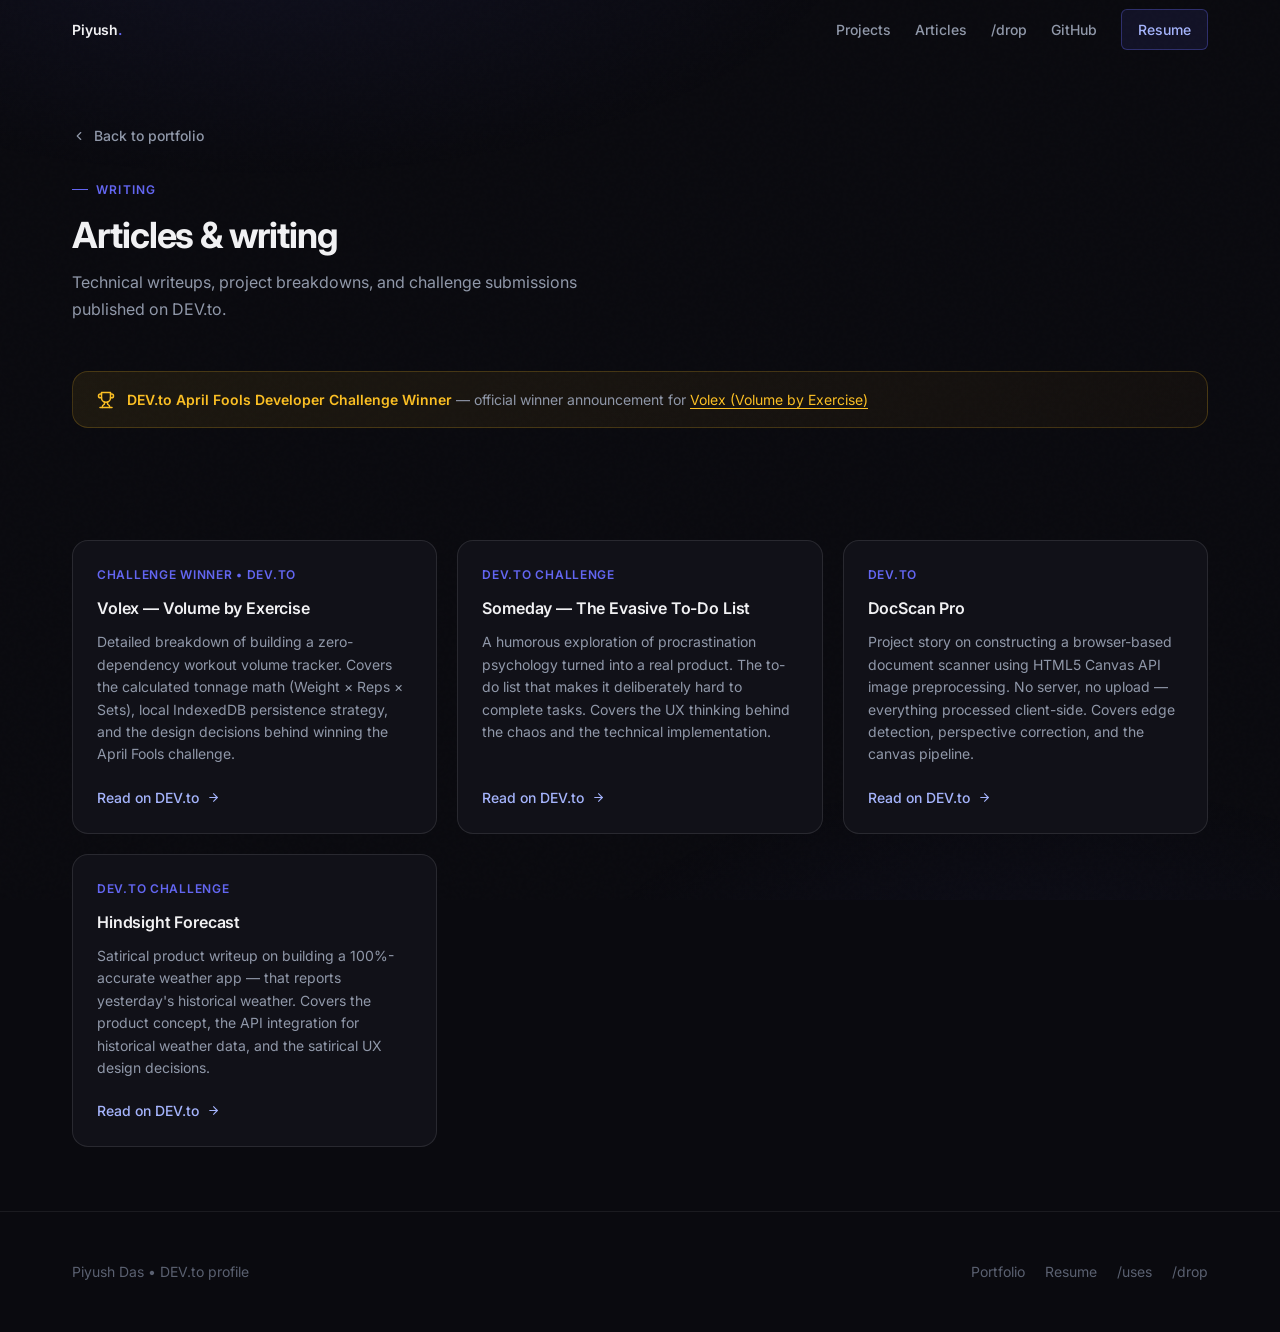
<file: articles.html>
<!DOCTYPE html>
<html lang="en">
<head>
  <meta charset="UTF-8">
  <meta name="viewport" content="width=device-width, initial-scale=1.0">
  <title>Articles & Writing — Piyush Das</title>
  <meta name="description" content="Technical writeups, DEV.to challenge articles, and project engineering breakdowns by Piyush Das.">
  <link rel="canonical" href="https://piyushdas1624.github.io/articles.html">
  <meta name="theme-color" content="#0a0a0f">
  <link rel="icon" type="image/png" href="https://avatars.githubusercontent.com/u/92461717?v=4">
  <link rel="preconnect" href="https://fonts.googleapis.com">
  <link rel="preconnect" href="https://fonts.gstatic.com" crossorigin>
  <link href="https://fonts.googleapis.com/css2?family=Inter:wght@300;400;500;600;700&display=swap" rel="stylesheet">
  <link rel="stylesheet" href="style.css">
</head>
<body>
  <div class="bg-grain" aria-hidden="true"></div>
  <div class="bg-gradient" aria-hidden="true"></div>

  <nav class="nav scrolled" role="navigation" aria-label="Main navigation" id="main-nav">
    <div class="nav-inner">
      <a href="index.html" class="nav-logo" aria-label="Back to portfolio">Piyush<span>.</span></a>
      <div class="nav-links">
        <a href="index.html#projects" class="nav-link">Projects</a>
        <a href="articles.html" class="nav-link" aria-current="page">Articles</a>
        <a href="drop.html" class="nav-link" rel="nofollow">/drop</a>
        <a href="https://github.com/Piyushdas1624" class="nav-link" target="_blank" rel="noopener noreferrer">GitHub</a>
        <a href="resume.html" class="nav-cta">Resume</a>
      </div>
    </div>
  </nav>

  <main style="padding-top: calc(var(--nav-height) + var(--space-16));">
    <div class="container">
      <a href="index.html" class="back-link reveal">
        <svg width="14" height="14" viewBox="0 0 24 24" fill="none" stroke="currentColor" stroke-width="2" stroke-linecap="round" stroke-linejoin="round" aria-hidden="true"><path d="m15 18-6-6 6-6"/></svg>
        Back to portfolio
      </a>

      <div class="section-header reveal">
        <div class="eyebrow">Writing</div>
        <h1 class="section-title" style="font-size: clamp(var(--text-2xl), 4vw, var(--text-4xl)); letter-spacing: -0.03em;">Articles &amp; writing</h1>
        <p class="section-desc">Technical writeups, project breakdowns, and challenge submissions published on DEV.to.</p>
      </div>

      <!-- Award highlight -->
      <div class="award-banner reveal">
        <svg width="18" height="18" viewBox="0 0 24 24" fill="none" stroke="currentColor" stroke-width="2" stroke-linecap="round" stroke-linejoin="round" aria-hidden="true"><path d="M6 9H4.5a2.5 2.5 0 0 1 0-5H6"/><path d="M18 9h1.5a2.5 2.5 0 0 0 0-5H18"/><path d="M4 22h16"/><path d="M10 14.66V17c0 .55-.47.98-.97 1.21C7.85 18.75 7 20.24 7 22"/><path d="M14 14.66V17c0 .55.47.98.97 1.21C16.15 18.75 17 20.24 17 22"/><path d="M18 2H6v7a6 6 0 0 0 12 0V2Z"/></svg>
        <p class="award-banner-text">
          <strong>DEV.to April Fools Developer Challenge Winner</strong> —
          official winner announcement for <a href="https://dev.to/devteam/congrats-to-the-april-fools-challenge-winners-l8f" target="_blank" rel="noopener" class="award-banner-link">Volex (Volume by Exercise)</a>
        </p>
      </div>

      <div class="section-sm">
        <div class="articles-grid" role="list" aria-label="Articles and writing">

          <a href="https://dev.to/piyushdas1624/volex-volume-by-exercise-oi7" target="_blank" rel="noopener noreferrer" class="article-card reveal" role="listitem">
            <span class="article-tag">Challenge Winner &bull; DEV.to</span>
            <h2 class="article-title">Volex — Volume by Exercise</h2>
            <p class="article-summary">Detailed breakdown of building a zero-dependency workout volume tracker. Covers the calculated tonnage math (Weight × Reps × Sets), local IndexedDB persistence strategy, and the design decisions behind winning the April Fools challenge.</p>
            <span class="article-read">
              Read on DEV.to
              <svg width="13" height="13" viewBox="0 0 24 24" fill="none" stroke="currentColor" stroke-width="2" stroke-linecap="round" stroke-linejoin="round" aria-hidden="true"><path d="M5 12h14"/><path d="m12 5 7 7-7 7"/></svg>
            </span>
          </a>

          <a href="https://dev.to/piyushdas1624/someday-the-evasive-to-do-list-5a4f" target="_blank" rel="noopener noreferrer" class="article-card reveal reveal-delay-1" role="listitem">
            <span class="article-tag">DEV.to Challenge</span>
            <h2 class="article-title">Someday — The Evasive To-Do List</h2>
            <p class="article-summary">A humorous exploration of procrastination psychology turned into a real product. The to-do list that makes it deliberately hard to complete tasks. Covers the UX thinking behind the chaos and the technical implementation.</p>
            <span class="article-read">
              Read on DEV.to
              <svg width="13" height="13" viewBox="0 0 24 24" fill="none" stroke="currentColor" stroke-width="2" stroke-linecap="round" stroke-linejoin="round" aria-hidden="true"><path d="M5 12h14"/><path d="m12 5 7 7-7 7"/></svg>
            </span>
          </a>

          <a href="https://dev.to/piyushdas1624/docscan-pro-38l8" target="_blank" rel="noopener noreferrer" class="article-card reveal reveal-delay-2" role="listitem">
            <span class="article-tag">DEV.to</span>
            <h2 class="article-title">DocScan Pro</h2>
            <p class="article-summary">Project story on constructing a browser-based document scanner using HTML5 Canvas API image preprocessing. No server, no upload — everything processed client-side. Covers edge detection, perspective correction, and the canvas pipeline.</p>
            <span class="article-read">
              Read on DEV.to
              <svg width="13" height="13" viewBox="0 0 24 24" fill="none" stroke="currentColor" stroke-width="2" stroke-linecap="round" stroke-linejoin="round" aria-hidden="true"><path d="M5 12h14"/><path d="m12 5 7 7-7 7"/></svg>
            </span>
          </a>

          <a href="https://dev.to/piyushdas1624/hindsight-forecast-4bf1" target="_blank" rel="noopener noreferrer" class="article-card reveal reveal-delay-3" role="listitem">
            <span class="article-tag">DEV.to Challenge</span>
            <h2 class="article-title">Hindsight Forecast</h2>
            <p class="article-summary">Satirical product writeup on building a 100%-accurate weather app — that reports yesterday's historical weather. Covers the product concept, the API integration for historical weather data, and the satirical UX design decisions.</p>
            <span class="article-read">
              Read on DEV.to
              <svg width="13" height="13" viewBox="0 0 24 24" fill="none" stroke="currentColor" stroke-width="2" stroke-linecap="round" stroke-linejoin="round" aria-hidden="true"><path d="M5 12h14"/><path d="m12 5 7 7-7 7"/></svg>
            </span>
          </a>

        </div>
      </div>
    </div>
  </main>

  <footer class="footer">
    <div class="container">
      <div class="footer-inner">
        <p>Piyush Das &bull; <a href="https://dev.to/piyushdas1624" target="_blank" rel="noopener noreferrer" class="footer-link">DEV.to profile</a></p>
        <nav class="footer-links" aria-label="Footer links">
          <a href="index.html" class="footer-link">Portfolio</a>
          <a href="resume.html" class="footer-link">Resume</a>
          <a href="uses.html" class="footer-link">/uses</a>
          <a href="drop.html" class="footer-link" rel="nofollow">/drop</a>
        </nav>
      </div>
    </div>
  </footer>

  <script src="script.js"></script>
</body>
</html>
</file>
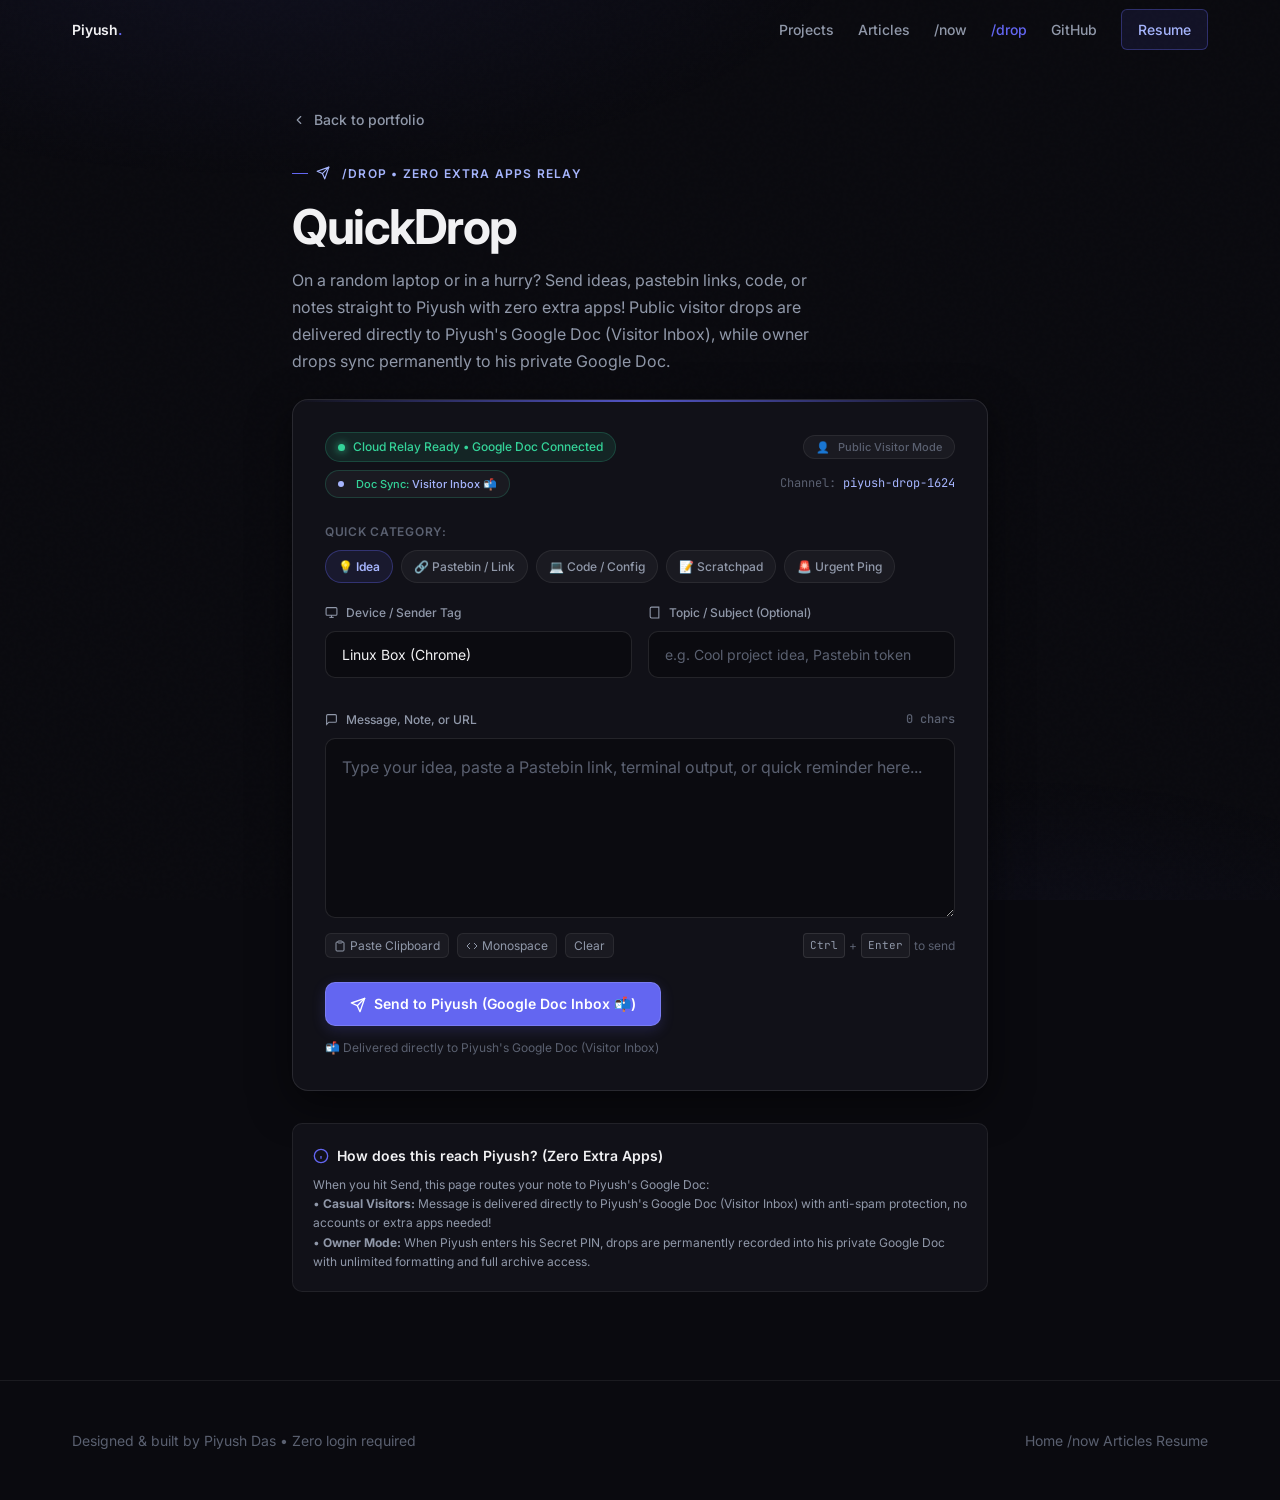
<file: drop.html>
<!DOCTYPE html>
<html lang="en">
<head>
  <meta charset="UTF-8">
  <meta name="viewport" content="width=device-width, initial-scale=1.0">

  <!-- Search Engine & AI Crawler Privacy Controls -->
  <meta name="robots" content="noindex, nofollow, noarchive, nosnippet">
  <meta name="googlebot" content="noindex, nofollow">
  <meta name="bingbot" content="noindex, nofollow, noarchive, nosnippet">

  <!-- Title & SEO -->
  <title>QuickDrop — Send Instant Note or Link to Piyush</title>
  <meta name="description" content="Instant Zero-Extra-Apps note relay. Casual visitor messages deliver directly to Piyush's Google Doc Visitor Inbox with anti-spam shields, while owner notes permanently archive to private Google Doc.">
  <link rel="canonical" href="https://piyushdas1624.github.io/drop.html">

  <meta name="theme-color" content="#0a0a0f">
  <link rel="icon" type="image/png" href="https://avatars.githubusercontent.com/u/92461717?v=4">

  <!-- Fonts -->
  <link rel="preconnect" href="https://fonts.googleapis.com">
  <link rel="preconnect" href="https://fonts.gstatic.com" crossorigin>
  <link href="https://fonts.googleapis.com/css2?family=Inter:wght@300;400;500;600;700&family=JetBrains+Mono:wght@400;500&display=swap" rel="stylesheet">

  <link rel="stylesheet" href="style.css">
</head>
<body>

  <!-- Ambient background -->
  <div class="bg-grain" aria-hidden="true"></div>
  <div class="bg-gradient" aria-hidden="true"></div>

  <!-- Toast Notification Container -->
  <div id="toast-container" class="toast-container" aria-live="polite"></div>

  <!-- ── NAVIGATION ─────────────────────────────────────────────────── -->
  <nav class="nav scrolled" role="navigation" aria-label="Main navigation" id="main-nav">
    <div class="nav-inner">
      <a href="index.html" class="nav-logo" aria-label="Piyush Das — home">
        Piyush<span>.</span>
      </a>
      <div class="nav-links" role="list">
        <a href="index.html#projects" class="nav-link" role="listitem">Projects</a>
        <a href="articles.html" class="nav-link" role="listitem">Articles</a>
        <a href="now.html" class="nav-link" role="listitem">/now</a>
        <a href="drop.html" class="nav-link" role="listitem" aria-current="page" style="color: var(--accent);">/drop</a>
        <a href="https://github.com/Piyushdas1624" class="nav-link" target="_blank" rel="noopener noreferrer" role="listitem">GitHub</a>
        <a href="resume.html" class="nav-cta">Resume</a>
      </div>
    </div>
  </nav>

  <!-- ── MAIN CONTENT ───────────────────────────────────────────────── -->
  <main style="padding-top: calc(var(--nav-height) + var(--space-12)); padding-bottom: var(--space-16);">
    <div class="drop-container">

      <a href="index.html" class="back-link reveal">
        <svg width="14" height="14" viewBox="0 0 24 24" fill="none" stroke="currentColor" stroke-width="2" stroke-linecap="round" stroke-linejoin="round" aria-hidden="true"><path d="m15 18-6-6 6-6"/></svg>
        Back to portfolio
      </a>

      <!-- Header -->
      <div class="section-header reveal" style="margin-bottom: var(--space-6);">
        <div class="eyebrow" style="color: var(--text-accent);">
          <svg width="14" height="14" viewBox="0 0 24 24" fill="none" stroke="currentColor" stroke-width="2" stroke-linecap="round" stroke-linejoin="round" style="display:inline-block; vertical-align:middle; margin-right:4px;"><path d="m22 2-7 20-4-9-9-4Z"/><path d="M22 2 11 13"/></svg>
          /drop &bull; Zero Extra Apps Relay
        </div>
        <h1 class="section-title" style="font-size: clamp(var(--text-3xl), 5vw, var(--text-5xl)); letter-spacing: -0.03em;">
          QuickDrop
        </h1>
        <p class="section-desc">
          On a random laptop or in a hurry? Send ideas, pastebin links, code, or notes straight to Piyush with zero extra apps! Public visitor drops are delivered directly to Piyush's Google Doc (Visitor Inbox), while owner drops sync permanently to his private Google Doc.
        </p>
      </div>

      <!-- Navigation Tabs -->
      <div class="drop-tabs reveal" role="tablist" style="display: none;">
        <button type="button" class="drop-tab active" id="tab-compose" role="tab" aria-selected="true" aria-controls="view-compose" onclick="switchDropTab('compose')">
          <svg width="15" height="15" viewBox="0 0 24 24" fill="none" stroke="currentColor" stroke-width="2" stroke-linecap="round" stroke-linejoin="round"><path d="m22 2-7 20-4-9-9-4Z"/><path d="M22 2 11 13"/></svg>
          Send Note
        </button>
        <button type="button" class="drop-tab" id="tab-feed" role="tab" aria-selected="false" aria-controls="view-feed" onclick="switchDropTab('feed')" style="display: none;">
          <svg width="15" height="15" viewBox="0 0 24 24" fill="none" stroke="currentColor" stroke-width="2" stroke-linecap="round" stroke-linejoin="round"><circle cx="12" cy="12" r="10"/><polyline points="12 6 12 12 16 14"/></svg>
          Live Feed &amp; Responses
        </button>
        <button type="button" class="drop-tab" id="tab-setup" role="tab" aria-selected="false" aria-controls="view-setup" onclick="switchDropTab('setup')" style="display: none;">
          <svg width="15" height="15" viewBox="0 0 24 24" fill="none" stroke="currentColor" stroke-width="2" stroke-linecap="round" stroke-linejoin="round"><circle cx="12" cy="12" r="3"/><path d="M19.4 15a1.65 1.65 0 0 0 .33 1.82l.06.06a2 2 0 0 1 0 2.83 2 2 0 0 1-2.83 0l-.06-.06a1.65 1.65 0 0 0-1.82-.33 1.65 1.65 0 0 0-1 1.51V21a2 2 0 0 1-2 2 2 2 0 0 1-2-2v-.09A1.65 1.65 0 0 0 9 19.4a1.65 1.65 0 0 0-1.82.33l-.06.06a2 2 0 0 1-2.83 0 2 2 0 0 1 0-2.83l.06-.06a1.65 1.65 0 0 0 .33-1.82 1.65 1.65 0 0 0-1.51-1H3a2 2 0 0 1-2-2 2 2 0 0 1 2-2h.09A1.65 1.65 0 0 0 4.6 9a1.65 1.65 0 0 0-.33-1.82l-.06-.06a2 2 0 0 1 0-2.83 2 2 0 0 1 2.83 0l.06.06a1.65 1.65 0 0 0 1.82.33H9a1.65 1.65 0 0 0 1-1.51V3a2 2 0 0 1 2-2 2 2 0 0 1 2 2v.09a1.65 1.65 0 0 0 1 1.51 1.65 1.65 0 0 0 1.82-.33l.06-.06a2 2 0 0 1 2.83 0 2 2 0 0 1 0 2.83l-.06.06a1.65 1.65 0 0 0-.33 1.82V9a1.65 1.65 0 0 0 1.51 1H21a2 2 0 0 1 2 2 2 2 0 0 1-2 2h-.09a1.65 1.65 0 0 0-1.51 1z"/></svg>
          Device Setup
        </button>
      </div>

      <!-- ── SECTION 1: COMPOSE NOTE ─────────────────────────────────── -->
      <div id="view-compose" role="tabpanel" aria-labelledby="tab-compose">

        <!-- Delivery Receipt Alert (shown on successful send) -->
        <div id="receipt-card" class="receipt-card" role="status" aria-live="polite">
          <div class="receipt-header">
            <div class="receipt-title">
              <svg width="20" height="20" viewBox="0 0 24 24" fill="none" stroke="currentColor" stroke-width="2.5" stroke-linecap="round" stroke-linejoin="round"><path d="M22 11.08V12a10 10 0 1 1-5.93-9.14"/><polyline points="22 4 12 14.01 9 11.01"/></svg>
              <span>Message Delivered to Piyush</span>
            </div>
            <span class="badge badge-accent" id="receipt-id">#QD-0000</span>
          </div>

          <div class="receipt-meta">
            <div class="receipt-row">
              <span>Status:</span>
              <strong style="color: var(--color-success);">Delivered (HTTP 200 OK)</strong>
            </div>
            <div class="receipt-row">
              <span>Access Authorization:</span>
              <span id="receipt-auth-status">Checking...</span>
            </div>
            <div class="receipt-row">
              <span>Delivery Route:</span>
              <span id="receipt-route">Delivered directly to Piyush's Google Doc (Visitor Inbox)</span>
            </div>
            <div class="receipt-row">
              <span>Google Doc Archive:</span>
              <span id="receipt-doc-status" style="color: var(--text-tertiary);">Checking...</span>
            </div>
            <div class="receipt-row">
              <span>Target Topic:</span>
              <span id="receipt-topic">piyush-drop-1624</span>
            </div>
            <div class="receipt-row">
              <span>Timestamp:</span>
              <span id="receipt-time">Just now</span>
            </div>
            <div class="receipt-row">
              <span>Device Sender:</span>
              <span id="receipt-sender">-</span>
            </div>
          </div>

          <!-- Sent Content Preview -->
          <div id="receipt-preview" class="receipt-preview"></div>

          <div class="receipt-actions" style="margin-top: var(--space-4);">
            <button type="button" class="btn btn-secondary" onclick="resetComposer()" style="font-size: var(--text-xs); padding: var(--space-2) var(--space-4);">
              Send another note
            </button>
            <button type="button" class="btn btn-secondary" onclick="copyReceipt()" style="font-size: var(--text-xs); padding: var(--space-2) var(--space-4);">
              📋 Copy receipt
            </button>
            <a id="receipt-doc-link" href="#" target="_blank" rel="noopener noreferrer" class="btn btn-secondary" style="font-size: var(--text-xs); padding: var(--space-2) var(--space-4); display: none; color: var(--text-accent); border-color: var(--border-accent);">
              📄 Open Google Doc ↗
            </a>
            <button type="button" id="receipt-feed-btn" class="btn btn-secondary" onclick="switchDropTab('feed')" style="font-size: var(--text-xs); padding: var(--space-2) var(--space-4); border-color: var(--border-accent); color: var(--text-accent); display: none;">
              📡 View Live Feed &amp; Responses
            </button>
          </div>
        </div>

        <!-- Main Composer Card -->
        <div class="drop-card reveal">
          <div class="drop-card-glow" aria-hidden="true"></div>

          <div class="drop-badge-row" style="flex-wrap: wrap; gap: var(--space-2);">
            <div class="status-indicator">
              <span class="status-pulse" aria-hidden="true"></span>
              <span>Cloud Relay Ready &bull; Google Doc Connected</span>
            </div>
            <div id="mode-pill" class="mode-indicator visitor" onclick="handleModePillClick()" title="Click to manage Owner PIN or switch modes">
              <span id="mode-icon">👤</span>
              <span id="mode-text">Public Visitor Mode</span>
            </div>
            <div id="doc-sync-pill" class="status-indicator" style="background: rgba(255, 255, 255, 0.04); font-size: 11px;">
              <span style="display:inline-block; width:6px; height:6px; border-radius:50%; background: var(--color-warning); margin-right:4px;" id="doc-sync-dot"></span>
              <span id="doc-sync-text">Doc Sync: Checking...</span>
            </div>
            <span style="font-size: var(--text-xs); color: var(--text-tertiary); font-family: var(--font-mono); margin-left: auto;">
              Channel: <span id="display-topic" style="color: var(--text-accent);">piyush-drop-1624</span>
            </span>
          </div>

          <!-- Category Pills -->
          <span class="type-chips-label">Quick Category:</span>
          <div class="type-chips" role="group" aria-label="Note category">
            <button type="button" class="chip-btn active" data-type="idea" onclick="selectType('idea')">
              💡 Idea
            </button>
            <button type="button" class="chip-btn" data-type="link" onclick="selectType('link')">
              🔗 Pastebin / Link
            </button>
            <button type="button" class="chip-btn" data-type="code" onclick="selectType('code')">
              💻 Code / Config
            </button>
            <button type="button" class="chip-btn" data-type="note" onclick="selectType('note')">
              📝 Scratchpad
            </button>
            <button type="button" class="chip-btn" data-type="urgent" onclick="selectType('urgent')">
              🚨 Urgent Ping
            </button>
          </div>

          <form id="drop-form" onsubmit="handleDropSubmit(event)">
            <!-- Invisible Honeypot Anti-Spam Field -->
            <input type="text" name="hp_field" id="hp-field" style="display:none !important; position:absolute; left:-9999px;" tabindex="-1" autocomplete="off" />

            <!-- Sender & Title Row -->
            <div class="form-row">
              <div class="form-group">
                <label class="form-label" for="sender-input">
                  <span class="form-label-left">
                    <svg width="13" height="13" viewBox="0 0 24 24" fill="none" stroke="currentColor" stroke-width="2"><rect width="20" height="14" x="2" y="3" rx="2"/><line x1="8" x2="16" y1="21" y2="21"/><line x1="12" x2="12" y1="17" y2="21"/></svg>
                    Device / Sender Tag
                  </span>
                </label>
                <input type="text" id="sender-input" class="form-input" placeholder="e.g. Library Laptop, ThinkPad, Guest" autocomplete="off" />
              </div>

              <div class="form-group">
                <label class="form-label" for="title-input">
                  <span class="form-label-left">
                    <svg width="13" height="13" viewBox="0 0 24 24" fill="none" stroke="currentColor" stroke-width="2"><path d="M4 19.5v-15A2.5 2.5 0 0 1 6.5 2H20v20H6.5a2.5 2.5 0 0 1-2.5-2.5Z"/></svg>
                    Topic / Subject (Optional)
                  </span>
                </label>
                <input type="text" id="title-input" class="form-input" placeholder="e.g. Cool project idea, Pastebin token" />
              </div>
            </div>

            <!-- Message Area -->
            <div class="form-group">
              <div class="form-label">
                <span class="form-label-left">
                  <svg width="13" height="13" viewBox="0 0 24 24" fill="none" stroke="currentColor" stroke-width="2"><path d="M21 15a2 2 0 0 1-2 2H7l-4 4V5a2 2 0 0 1 2-2h14a2 2 0 0 1 2 2z"/></svg>
                  Message, Note, or URL
                </span>
                <span class="char-counter" id="char-count">0 chars</span>
              </div>

              <div class="textarea-wrapper">
                <textarea id="message-input" class="form-textarea" placeholder="Type your idea, paste a Pastebin link, terminal output, or quick reminder here..." required></textarea>
              </div>

              <div class="textarea-toolbar">
                <div class="textarea-actions">
                  <button type="button" class="tool-btn" onclick="pasteClipboard()">
                    <svg width="12" height="12" viewBox="0 0 24 24" fill="none" stroke="currentColor" stroke-width="2"><rect width="8" height="4" x="8" y="2" rx="1" ry="1"/><path d="M16 4h2a2 2 0 0 1 2 2v14a2 2 0 0 1-2 2H6a2 2 0 0 1-2-2V6a2 2 0 0 1 2-2h2"/></svg>
                    Paste Clipboard
                  </button>
                  <button type="button" class="tool-btn" id="mono-toggle-btn" onclick="toggleMonospace()">
                    <svg width="12" height="12" viewBox="0 0 24 24" fill="none" stroke="currentColor" stroke-width="2"><polyline points="16 18 22 12 16 6"/><polyline points="8 6 2 12 8 18"/></svg>
                    Monospace
                  </button>
                  <button type="button" class="tool-btn" onclick="clearMessage()">
                    Clear
                  </button>
                </div>
                <span class="shortcut-hint">
                  <span class="shortcut-kbd">Ctrl</span> + <span class="shortcut-kbd">Enter</span> to send
                </span>
              </div>
            </div>

            <!-- Action buttons -->
            <div class="form-actions">
              <button type="submit" id="submit-btn" class="send-btn-main">
                <span id="btn-text">
                  <svg width="16" height="16" viewBox="0 0 24 24" fill="none" stroke="currentColor" stroke-width="2" stroke-linecap="round" stroke-linejoin="round" style="display:inline-block; vertical-align:middle; margin-right:4px;"><path d="m22 2-7 20-4-9-9-4Z"/><path d="M22 2 11 13"/></svg>
                  Send to Piyush (Google Doc Inbox 📬)
                </span>
                <span id="btn-loader" class="btn-spinner" style="display:none;" aria-hidden="true"></span>
              </button>

              <div id="form-security-subtext" style="font-size: var(--text-xs); color: var(--text-tertiary);">
                📬 Delivered directly to Piyush's Google Doc (Visitor Inbox)
              </div>
            </div>
          </form>
        </div>

        <!-- How It Works Hint -->
        <div class="info-box reveal">
          <div class="info-box-title">
            <svg width="16" height="16" viewBox="0 0 24 24" fill="none" stroke="var(--accent)" stroke-width="2"><circle cx="12" cy="12" r="10"/><path d="M12 16v-4"/><path d="M12 8h.01"/></svg>
            How does this reach Piyush? (Zero Extra Apps)
          </div>
          <p class="info-box-desc">
            When you hit Send, this page routes your note to Piyush's Google Doc:
            <br>&bull; <strong>Casual Visitors:</strong> Message is delivered directly to Piyush's Google Doc (Visitor Inbox) with anti-spam protection, no accounts or extra apps needed!
            <br>&bull; <strong>Owner Mode:</strong> When Piyush enters his Secret PIN, drops are permanently recorded into his private Google Doc with unlimited formatting and full archive access.
          </p>
        </div>

      </div>

      <!-- ── SECTION 2: LIVE FEED & INBOX ────────────────────────────── -->
      <div id="view-feed" role="tabpanel" aria-labelledby="tab-feed" style="display:none;">
        <div class="drop-card">
          <div class="drop-card-glow" aria-hidden="true"></div>

          <div class="receipt-header" style="margin-bottom: var(--space-4);">
            <div>
              <div style="display: flex; align-items: center; gap: var(--space-2); margin-bottom: 2px;">
                <h2 style="font-size: var(--text-xl); font-weight: 600; color: var(--text-primary); margin: 0;">
                  📡 Live Feed &amp; Responses
                </h2>
                <span id="feed-privacy-pill" class="badge" style="font-size: 10px;">Private</span>
              </div>
              <p style="font-size: var(--text-xs); color: var(--text-tertiary);">
                Messages and two-way responses from Piyush's permanent archive
              </p>
            </div>
            <div style="display: flex; gap: var(--space-2); flex-wrap: wrap;">
              <button type="button" class="btn btn-secondary privacy-toggle-btn private" id="feed-privacy-btn" onclick="toggleFeedPrivacyMode()" title="Toggle between Private (locked to Owner PIN) and Public feed">
                <span id="feed-privacy-icon">🔒</span>
                <span id="feed-privacy-label">Feed: Private</span>
              </button>
              <button type="button" class="btn btn-secondary" onclick="requestBrowserNotifications()" style="font-size: var(--text-xs); padding: var(--space-2) var(--space-3);">
                🔔 Alerts
              </button>
              <button type="button" class="btn btn-secondary" onclick="refreshFeedIfAllowed()" style="font-size: var(--text-xs); padding: var(--space-2) var(--space-3);">
                🔄 Refresh
              </button>
            </div>
          </div>

          <!-- Private Feed Lock Screen (displayed when Feed is Private and user is in Visitor Mode) -->
          <div id="feed-lock-screen" class="feed-lock-card" style="display: none;">
            <div class="feed-lock-icon">🔒</div>
            <h3 class="feed-lock-title">🔒 Feed is Private</h3>
            <p class="feed-lock-desc">
              Piyush has locked this live stream to protect private notes, ideas, and replies.
              Enter your Owner Secret PIN to unlock. (Zero secrets stored in GitHub — verified securely via Google Cloud).
            </p>
            <div class="feed-lock-form">
              <input type="password" id="feed-pin-input" class="form-input feed-pin-field" placeholder="Owner Secret PIN" autocomplete="current-password" onkeydown="if(event.key==='Enter')unlockFeedWithPin();" />
              <button type="button" class="btn btn-secondary" onclick="unlockFeedWithPin()" style="font-size: var(--text-xs); padding: var(--space-2) var(--space-4); border-color: var(--border-accent); color: var(--text-accent);">
                🔓 Unlock Feed
              </button>
            </div>
            <div id="feed-pin-error" style="color: var(--color-warning); font-size: var(--text-xs); margin-top: var(--space-2); display: none;"></div>
            <p class="feed-lock-tip">
              On your personal laptop? Bookmark <code>https://piyushdas1624.github.io/drop.html?key=YOUR_PIN</code> to unlock automatically every time.
            </p>
            <div style="margin-top: var(--space-4);">
              <button type="button" class="btn btn-secondary" onclick="switchDropTab('compose')" style="font-size: var(--text-xs); padding: var(--space-2) var(--space-4);">
                ← Return to Send Note
              </button>
            </div>
          </div>

          <!-- Unlocked Feed View -->
          <div id="feed-unlocked-content">
            <!-- Quick Response Bar -->
            <div class="quick-reply-bar">
              <input type="text" id="quick-broadcast-input" class="quick-reply-input" placeholder="Type a quick note or reply to send to all devices..." onkeydown="if(event.key==='Enter')submitQuickBroadcast();" />
              <button type="button" class="btn btn-secondary" onclick="submitQuickBroadcast()" style="font-size: var(--text-xs); padding: var(--space-2) var(--space-4); border-color: var(--border-accent); color: var(--text-accent);">
                Send
              </button>
            </div>

            <div id="feed-container" class="feed-list">
              <div class="feed-empty">
                Connecting to live feed...
              </div>
            </div>
          </div>
        </div>
      </div>

      <!-- ── SECTION 3: SETUP FOR PIYUSH ─────────────────────────────── -->
      <div id="view-setup" role="tabpanel" aria-labelledby="tab-setup" style="display:none;">
        <div class="drop-card">
          <div class="drop-card-glow" aria-hidden="true"></div>

          <!-- Setup Lock Screen (Strict Owner Privacy: displayed when unauthenticated) -->
          <div id="setup-lock-screen" class="feed-lock-card setup-lock-card" style="display: block;">
            <div class="feed-lock-icon">🔒</div>
            <h3 class="feed-lock-title">🔒 Owner Authentication Required</h3>
            <p class="feed-lock-desc">
              🔒 Owner Authentication Required: Device Setup and backend cloud configuration are restricted to Piyush. Enter your Owner Secret PIN to access settings.
            </p>
            <div class="feed-lock-form">
              <input type="password" id="setup-pin-input" class="form-input feed-pin-field" placeholder="Owner Secret PIN" autocomplete="current-password" onkeydown="if(event.key==='Enter')unlockSetupWithPin();" />
              <button type="button" class="btn btn-secondary" onclick="unlockSetupWithPin()" style="font-size: var(--text-xs); padding: var(--space-2) var(--space-4); border-color: var(--border-accent); color: var(--text-accent);">
                🔓 Unlock Setup
              </button>
            </div>
            <div id="setup-gas-group" style="display: none; margin-top: var(--space-3); max-width: 380px; margin-left: auto; margin-right: auto; text-align: left;">
              <label class="form-label" for="setup-gas-input" style="font-size: 11px; color: var(--text-tertiary);">Google Apps Script Web App URL (first-time browser connection):</label>
              <input type="url" id="setup-gas-input" class="form-input" placeholder="https://script.google.com/macros/s/.../exec" style="font-family: var(--font-mono); font-size: var(--text-xs);" />
            </div>
            <div id="setup-pin-error" style="color: var(--color-warning); font-size: var(--text-xs); margin-top: var(--space-2); display: none;"></div>
            <p class="feed-lock-tip">
              Zero secrets stored on GitHub &bull; Verification strictly enforced via Google Cloud Script Properties (<code>AUTH_KEY</code>).
              <br>On your personal laptop? Bookmark <code>https://piyushdas1624.github.io/drop.html?key=YOUR_PIN</code> to unlock automatically.
            </p>
            <div style="margin-top: var(--space-4);">
              <button type="button" class="btn btn-secondary" onclick="switchDropTab('compose')" style="font-size: var(--text-xs); padding: var(--space-2) var(--space-4);">
                ← Return to Send Note
              </button>
            </div>
          </div>

          <!-- Unlocked Setup Content (Rendered dynamically into DOM ONLY when Owner Mode is Authenticated) -->
          <div id="setup-unlocked-content" style="display: none;"></div>

        </div>
      </div>

    </div>
  </main>

  <!-- ── FOOTER ─────────────────────────────────────────────────────── -->
  <footer class="footer">
    <div class="container">
      <div class="footer-inner">
        <p class="footer-copy">
          Designed &amp; built by Piyush Das &bull; Zero login required
        </p>
        <nav class="footer-nav" aria-label="Footer links">
          <a href="index.html" class="footer-link">Home</a>
          <a href="now.html" class="footer-link">/now</a>
          <a href="articles.html" class="footer-link">Articles</a>
          <a href="resume.html" class="footer-link">Resume</a>
        </nav>
      </div>
    </div>
  </footer>

  <!-- ── SCRIPT LOGIC ───────────────────────────────────────────────── -->
  <script>
    // Configuration
    const DEFAULT_TOPIC = 'piyush-drop-1624';
    const DEFAULT_DOC_ID = '1EgAUJU_BNiIBLbvhhdJVwGobhLsErWU_DHWQcnNhn2s';
    const DEFAULT_DOC_URL = 'https://docs.google.com/document/d/1EgAUJU_BNiIBLbvhhdJVwGobhLsErWU_DHWQcnNhn2s/edit';
    const DEFAULT_GAS_URL = 'https://script.google.com/macros/s/AKfycbwvo63b7RjzgB4jxnU-OnJm2sD_TUAIwB65SrILA9WW_gIywWE-FCrXJDsp4L7pfzHUCg/exec'; // Active Google Apps Script Web App URL for Option 3A Two-Compartment Vault
    
    // State variables
    let currentTopic = localStorage.getItem('qd_topic') || DEFAULT_TOPIC;
    let customWebhook = localStorage.getItem('qd_webhook') || '';
    let customGasUrl = (localStorage.getItem('qd_gas_url') && localStorage.getItem('qd_gas_url').trim()) ? localStorage.getItem('qd_gas_url').trim() : DEFAULT_GAS_URL;
    let currentAuthKey = localStorage.getItem('qd_auth_key') || '';
    let feedPrivacy = localStorage.getItem('qd_feed_privacy') || 'private'; // 'private' (default) or 'public'
    let isOwnerMode = false; // Strictly locked until verified against Google Cloud
    window.isOwnerMode = isOwnerMode;
    window.feedPrivacy = feedPrivacy;
    let selectedCategory = 'idea';
    let isMonospace = false;
    let eventSource = null;
    let sharedAudioCtx = null;
    let lastDeliveredData = null;

    // Toast Notification helper
    function showToast(message, duration = 3200) {
      const container = document.getElementById('toast-container');
      if (!container) return;
      const toast = document.createElement('div');
      toast.className = 'toast';
      toast.innerHTML = `<span>${escapeHtml(message)}</span>`;
      container.appendChild(toast);

      setTimeout(() => {
        toast.classList.add('toast-out');
        setTimeout(() => toast.remove(), 250);
      }, duration);
    }

    // Safe Clipboard Copy with fallback
    async function safeCopy(text, successMsg = 'Copied to clipboard!') {
      try {
        if (navigator.clipboard && navigator.clipboard.writeText) {
          await navigator.clipboard.writeText(text);
          showToast(successMsg);
          return;
        }
      } catch (e) {}

      try {
        const textarea = document.createElement('textarea');
        textarea.value = text;
        textarea.style.position = 'fixed';
        textarea.style.left = '-9999px';
        textarea.style.top = '0';
        document.body.appendChild(textarea);
        textarea.focus();
        textarea.select();
        const successful = document.execCommand('copy');
        document.body.removeChild(textarea);
        if (successful) {
          showToast(successMsg);
          return;
        }
      } catch (err) {}

      prompt('Copy manually (Ctrl+C):', text);
    }

    // Sanitize string for HTTP ByteString headers (0x20 - 0x7E)
    function sanitizeHeader(str) {
      return (str || '').replace(/[^\x20-\x7E]/g, '').replace(/[\r\n]+/g, ' ').trim();
    }

    function escapeHtml(str) {
      if (str === null || str === undefined) return '';
      return String(str)
        .replace(/&/g, '&amp;')
        .replace(/</g, '&lt;')
        .replace(/>/g, '&gt;')
        .replace(/"/g, '&quot;')
        .replace(/'/g, '&#39;');
    }

    function formatFileSize(bytes) {
      if (!bytes || isNaN(bytes)) return '';
      if (bytes < 1024) return bytes + ' B';
      if (bytes < 1048576) return (bytes / 1024).toFixed(1) + ' KB';
      return (bytes / 1048576).toFixed(1) + ' MB';
    }

    function formatTime(epochSec) {
      if (!epochSec) return 'Just now';
      const d = new Date(epochSec * 1000);
      const now = new Date();
      const diffSec = Math.floor((now - d) / 1000);
      if (diffSec < 60) return 'Just now';
      if (diffSec < 3600) return `${Math.floor(diffSec / 60)}m ago`;
      if (diffSec < 86400) return `${Math.floor(diffSec / 3600)}h ago`;
      return d.toLocaleDateString(undefined, { month: 'short', day: 'numeric' }) + ' ' + d.toLocaleTimeString([], { hour: '2-digit', minute: '2-digit' });
    }

    // Audio chime using Web Audio API
    function ensureAudioContext() {
      try {
        if (!sharedAudioCtx) {
          sharedAudioCtx = new (window.AudioContext || window.webkitAudioContext)();
        }
        if (sharedAudioCtx.state === 'suspended') {
          sharedAudioCtx.resume();
        }
      } catch (e) {}
    }

    function playDeliveryChime() {
      try {
        ensureAudioContext();
        if (!sharedAudioCtx) return;
        const osc = sharedAudioCtx.createOscillator();
        const gain = sharedAudioCtx.createGain();
        osc.type = 'sine';
        osc.frequency.setValueAtTime(587.33, sharedAudioCtx.currentTime); // D5
        osc.frequency.exponentialRampToValueAtTime(880, sharedAudioCtx.currentTime + 0.15); // A5
        gain.gain.setValueAtTime(0.12, sharedAudioCtx.currentTime);
        gain.gain.exponentialRampToValueAtTime(0.001, sharedAudioCtx.currentTime + 0.35);
        osc.connect(gain);
        gain.connect(sharedAudioCtx.destination);
        osc.start();
        osc.stop(sharedAudioCtx.currentTime + 0.36);
      } catch (e) {}
    }

    // Detect Device Name
    function detectDeviceName() {
      const ua = navigator.userAgent;
      let os = 'Device';
      if (ua.indexOf('Win') !== -1) os = 'Windows PC';
      else if (ua.indexOf('Mac') !== -1) os = 'MacBook';
      else if (ua.indexOf('Linux') !== -1) os = 'Linux Box';
      else if (ua.indexOf('Android') !== -1) os = 'Android Phone';
      else if (ua.indexOf('iPhone') !== -1 || ua.indexOf('iPad') !== -1) os = 'iOS Device';

      let browser = 'Browser';
      if (ua.indexOf('Chrome') !== -1 && ua.indexOf('Edg') === -1) browser = 'Chrome';
      else if (ua.indexOf('Edg') !== -1) browser = 'Edge';
      else if (ua.indexOf('Firefox') !== -1) browser = 'Firefox';
      else if (ua.indexOf('Safari') !== -1 && ua.indexOf('Chrome') === -1) browser = 'Safari';

      return `${os} (${browser})`;
    }

    // Category Selector
    function selectType(type) {
      selectedCategory = type;
      document.querySelectorAll('.chip-btn').forEach(btn => {
        btn.classList.toggle('active', btn.dataset.type === type);
      });

      const messageInput = document.getElementById('message-input');
      const titleInput = document.getElementById('title-input');

      if (type === 'idea') {
        messageInput.placeholder = 'Describe your idea, concept, or sudden thought in detail...';
        if (!titleInput.value) titleInput.placeholder = '💡 New Idea: e.g. Offline RAG extension';
      } else if (type === 'link') {
        messageInput.placeholder = 'Paste Pastebin link, GitHub repo URL, article link, or documentation...';
        if (!titleInput.value) titleInput.placeholder = '🔗 Link: e.g. https://pastebin.com/xyz';
      } else if (type === 'code') {
        messageInput.placeholder = 'Paste code snippet, configuration, SQL query, or error stack trace...';
        if (!titleInput.value) titleInput.placeholder = '💻 Code: e.g. Nginx config or helper function';
        if (!isMonospace) toggleMonospace();
      } else if (type === 'note') {
        messageInput.placeholder = 'Quick note or scratchpad memo to yourself...';
        if (!titleInput.value) titleInput.placeholder = '📝 Quick Note';
      } else if (type === 'urgent') {
        messageInput.placeholder = 'Urgent reminder or high-priority task...';
        if (!titleInput.value) titleInput.placeholder = '🚨 URGENT: Check this immediately';
      }
    }

    // Monospace Toggle
    function toggleMonospace() {
      isMonospace = !isMonospace;
      const textarea = document.getElementById('message-input');
      const btn = document.getElementById('mono-toggle-btn');
      textarea.classList.toggle('font-mono', isMonospace);
      btn.style.color = isMonospace ? 'var(--text-accent)' : 'var(--text-secondary)';
      btn.style.borderColor = isMonospace ? 'var(--border-accent)' : 'var(--border-subtle)';
    }

    // Paste from clipboard
    async function pasteClipboard() {
      try {
        if (navigator.clipboard && navigator.clipboard.readText) {
          const text = await navigator.clipboard.readText();
          if (text) {
            const textarea = document.getElementById('message-input');
            textarea.value = (textarea.value ? textarea.value + '\n' : '') + text;
            updateCounters();
            showToast('Pasted from clipboard!');
            return;
          }
        }
      } catch (err) {}
      showToast('Please paste manually using Ctrl+V');
    }

    function clearMessage() {
      document.getElementById('message-input').value = '';
      updateCounters();
    }

    function updateCounters() {
      const text = document.getElementById('message-input').value;
      document.getElementById('char-count').textContent = `${text.length} chars`;
    }

    // Switch Tabs
    function switchDropTab(tabName) {
      document.querySelectorAll('.drop-tab').forEach(b => {
        b.classList.remove('active');
        b.setAttribute('aria-selected', 'false');
      });
      const activeTab = document.getElementById('tab-' + tabName);
      if (activeTab) {
        activeTab.classList.add('active');
        activeTab.setAttribute('aria-selected', 'true');
      }

      document.getElementById('view-compose').style.display = tabName === 'compose' ? 'block' : 'none';
      document.getElementById('view-feed').style.display = tabName === 'feed' ? 'block' : 'none';
      document.getElementById('view-setup').style.display = tabName === 'setup' ? 'block' : 'none';

      // Keep browser address bar in sync with active tab
      if (history.replaceState) {
        const cleanUrl = tabName === 'compose'
          ? (window.location.pathname + window.location.search)
          : (window.location.pathname + window.location.search + '#' + tabName);
        history.replaceState(null, '', cleanUrl);
      }

      updateAuthStateUI();

      if (tabName === 'setup') {
        if (!isOwnerMode) {
          const pinInput = document.getElementById('setup-pin-input');
          if (pinInput) setTimeout(() => pinInput.focus(), 60);
        } else {
          const authInput = document.getElementById('custom-auth-key-input');
          if (authInput) setTimeout(() => authInput.focus(), 60);
        }
      } else if (tabName === 'feed') {
        const canView = (feedPrivacy === 'public') || isOwnerMode;
        if (canView) {
          fetchRecentDrops();
          initLiveStream();
        } else {
          const pinInput = document.getElementById('feed-pin-input');
          if (pinInput) setTimeout(() => pinInput.focus(), 60);
        }
      }
    }

    // Reset composer
    function resetComposer() {
      document.getElementById('message-input').value = '';
      document.getElementById('title-input').value = '';
      document.getElementById('receipt-card').classList.remove('visible');
      document.getElementById('message-input').focus();
      updateCounters();
    }

    // Copy delivery receipt
    function copyReceipt() {
      if (!lastDeliveredData) {
        showToast('No receipt to copy.');
        return;
      }
      const docInfo = lastDeliveredData.isOwner
        ? '\nGoogle Doc Archive: Permanent Private Vault (1EgAUJU_BNiIBLbvhhdJVwGobhLsErWU_DHWQcnNhn2s) [Owner 👑]'
        : "\nDelivery Route: Delivered directly to Piyush's Google Doc (Visitor Inbox)";
      const text = `QuickDrop Receipt ${lastDeliveredData.id}\nTarget: ${lastDeliveredData.topic}${docInfo}\nTimestamp: ${lastDeliveredData.time}\nSender: ${lastDeliveredData.sender}\nTitle: ${lastDeliveredData.title}\n\n${lastDeliveredData.message}`;
      safeCopy(text, 'Delivery receipt copied!');
    }

    // Copy Google Apps Script code to clipboard
    async function copyGasScriptCode() {
      try {
        const res = await fetch('google-apps-script.js');
        if (res.ok) {
          const code = await res.text();
          await safeCopy(code, 'Google Apps Script code copied to clipboard!');
          return;
        }
      } catch (err) {}
      try {
        const res2 = await fetch('https://raw.githubusercontent.com/Piyushdas1624/Piyushdas1624.github.io/main/google-apps-script.js');
        if (res2.ok) {
          const code2 = await res2.text();
          await safeCopy(code2, 'Google Apps Script code copied to clipboard!');
          return;
        }
      } catch (err2) {}
      safeCopy('https://github.com/Piyushdas1624/Piyushdas1624.github.io/blob/main/google-apps-script.js', 'Link to google-apps-script.js copied!');
    }

    // Toggle password field visibility
    function togglePasswordVisibility(inputId, btnEl) {
      const input = document.getElementById(inputId);
      if (!input) return;
      if (input.type === 'password') {
        input.type = 'text';
        btnEl.textContent = '🙈';
      } else {
        input.type = 'password';
        btnEl.textContent = '👁️';
      }
    }

    // Handle clicking the mode pill in composer
    function handleModePillClick() {
      switchDropTab('setup');
      if (isOwnerMode) {
        const authInput = document.getElementById('custom-auth-key-input');
        if (authInput) authInput.focus();
        showToast('👑 Owner Mode is Active. Manage your PIN and Privacy settings below.');
      } else {
        const pinInput = document.getElementById('setup-pin-input');
        if (pinInput) pinInput.focus();
        showToast('🔒 Owner Authentication Required to access Device Setup.');
      }
    }

    // Validate Google Apps Script Web App URL structure
    function isValidGasUrl(url) {
      if (!url || typeof url !== 'string') return false;
      const trimmed = url.trim();
      try {
        const parsed = new URL(trimmed);
        if (parsed.protocol !== 'https:') return false;
        const host = parsed.hostname.toLowerCase();
        if (host !== 'script.google.com' && !host.endsWith('.script.google.com')) {
          return false;
        }
        if (!parsed.pathname.includes('/macros/')) {
          return false;
        }
        return true;
      } catch (e) {
        return false;
      }
    }

    // Validate Owner PIN strictly in Google Apps Script (Script Properties in Google Cloud)
    // ZERO hardcoded secrets in GitHub!
    async function validateOwnerPin(candidatePin, candidateGasUrl = '') {
      if (!candidatePin || !candidatePin.trim()) {
        return { valid: false, reason: 'Please enter your Owner Secret PIN.' };
      }
      const pin = candidatePin.trim();

      const gasInput = document.getElementById('custom-gas-input');
      const setupGasInput = document.getElementById('setup-gas-input');
      const gasUrl = (candidateGasUrl || customGasUrl || (gasInput ? gasInput.value.trim() : '') || (setupGasInput ? setupGasInput.value.trim() : '') || DEFAULT_GAS_URL).trim();

      if (!gasUrl) {
        return { valid: false, reason: 'Google Apps Script Web App URL is required to verify PIN with Google Cloud. Enter your Web App URL below or use your private bookmark link.' };
      }

      if (!isValidGasUrl(gasUrl)) {
        return { valid: false, reason: 'Invalid Google Apps Script Web App URL. Endpoint must be https://script.google.com/macros/s/.../exec.' };
      }

      // Verification MUST be strictly enforced via the cloud endpoint (action=check_auth) against Google Apps Script's AUTH_KEY
      try {
        const controller = new AbortController();
        const timer = setTimeout(() => controller.abort(), 8000);
        const verifyUrl = `${gasUrl}${gasUrl.includes('?') ? '&' : '?'}action=check_auth&key=${encodeURIComponent(pin)}`;
        const res = await fetch(verifyUrl, {
          method: 'GET',
          redirect: 'follow',
          signal: controller.signal
        });
        clearTimeout(timer);

        if (res.ok) {
          const data = await res.json();
          if (data && data.authorized) {
            return { valid: true, pin: pin, gasUrl: gasUrl, targetDocId: data.targetDocId || DEFAULT_DOC_ID };
          } else {
            return { valid: false, reason: (data && data.message) ? data.message : 'Invalid Owner Secret PIN. Access denied.' };
          }
        } else {
          return { valid: false, reason: `Cloud verification endpoint returned HTTP ${res.status}. Check your Web App deployment.` };
        }
      } catch (err) {
        return { valid: false, reason: 'Could not connect to Google Cloud verification endpoint. Please verify internet connection and Web App URL.' };
      }
    }

    // Unlock Device Setup with PIN from the Setup Lock Screen
    async function unlockSetupWithPin() {
      const pinInput = document.getElementById('setup-pin-input');
      const gasInput = document.getElementById('setup-gas-input');
      const errEl = document.getElementById('setup-pin-error');
      const val = pinInput ? pinInput.value.trim() : '';
      const enteredGas = gasInput ? gasInput.value.trim() : '';

      if (!val) {
        if (errEl) {
          errEl.textContent = 'Please enter your Owner Secret PIN.';
          errEl.style.color = 'var(--color-warning)';
          errEl.style.display = 'block';
        }
        if (pinInput) pinInput.focus();
        return;
      }

      if (enteredGas && !isValidGasUrl(enteredGas)) {
        if (errEl) {
          errEl.textContent = '❌ Invalid Google Apps Script URL. Endpoint must start with https://script.google.com/macros/s/...';
          errEl.style.color = 'var(--color-warning)';
          errEl.style.display = 'block';
        }
        if (gasInput) gasInput.focus();
        return;
      }

      if (errEl) {
        errEl.textContent = 'Verifying Owner PIN with Google Cloud...';
        errEl.style.color = 'var(--text-accent)';
        errEl.style.display = 'block';
      }

      const check = await validateOwnerPin(val, enteredGas);
      if (!check.valid) {
        if (errEl) {
          errEl.textContent = `❌ ${check.reason || 'Incorrect Owner Secret PIN. Access denied.'}`;
          errEl.style.color = 'var(--color-warning)';
          errEl.style.display = 'block';
        }
        if (pinInput) pinInput.focus();
        return;
      }

      currentAuthKey = check.pin;
      localStorage.setItem('qd_auth_key', currentAuthKey);
      if (check.gasUrl) {
        customGasUrl = check.gasUrl;
        localStorage.setItem('qd_gas_url', customGasUrl);
      }
      isOwnerMode = true;

      if (errEl) errEl.style.display = 'none';
      if (pinInput) pinInput.value = '';
      if (gasInput) gasInput.value = '';

      updateAuthStateUI();
      playDeliveryChime();
      showToast('👑 Owner Mode Unlocked! Welcome back, Piyush.');
    }

    // Render Unlocked Setup Controls (strictly executed only when Owner Mode is authenticated)
    function renderSetupContent() {
      if (!isOwnerMode) return;
      const container = document.getElementById('setup-unlocked-content');
      if (!container) return;

      if (container.children.length > 0) {
        const authKeyInput = document.getElementById('custom-auth-key-input');
        const gasInput = document.getElementById('custom-gas-input');
        const webhookInput = document.getElementById('custom-webhook-input');
        const topicInput = document.getElementById('custom-topic-input');
        const privacySelect = document.getElementById('feed-privacy-select');
        if (authKeyInput) authKeyInput.value = currentAuthKey;
        if (gasInput) gasInput.value = customGasUrl;
        if (webhookInput) webhookInput.value = customWebhook;
        if (topicInput) topicInput.value = currentTopic;
        if (privacySelect) privacySelect.value = feedPrivacy;
        updateDocSyncStatus();
        return;
      }

      container.innerHTML = `
        <h2 style="font-size: var(--text-xl); font-weight: 600; margin-bottom: var(--space-2); color: var(--text-primary);">
          📱 How QuickDrop Works (Option 3A Two-Compartment Vault)
        </h2>
        <p style="font-size: var(--text-sm); color: var(--text-secondary); margin-bottom: var(--space-6);">
          QuickDrop routes messages using Google Cloud. Public visitor drops are delivered directly to Piyush's Google Doc (Visitor Inbox) with anti-spam shields, while owner notes archive permanently into your private Owner vault.
        </p>

        <!-- 0. Owner Access Control & Security PIN (Zero-Knowledge Architecture) -->
        <div class="info-box" style="border-color: rgba(99, 102, 241, 0.45); background: rgba(99, 102, 241, 0.07);">
          <div class="info-box-title" style="display: flex; justify-content: space-between; align-items: center; flex-wrap: wrap; gap: var(--space-2);">
            <span style="display: inline-flex; align-items: center; gap: var(--space-2);">
              <svg width="18" height="18" viewBox="0 0 24 24" fill="none" stroke="var(--accent)" stroke-width="2"><rect width="18" height="11" x="3" y="11" rx="2" ry="2"/><path d="M7 11V7a5 5 0 0 1 10 0v4"/></svg>
              Owner Security PIN &amp; Cloud Access Control
            </span>
            <span id="setup-mode-badge" class="badge" style="background: rgba(16, 185, 129, 0.15); color: var(--color-success); border: 1px solid rgba(16, 185, 129, 0.3);">
              👑 Owner Mode Active
            </span>
          </div>

          <p class="info-box-desc" style="margin-top: var(--space-2); margin-bottom: var(--space-3);">
            <strong>Zero-Knowledge Cloud Security (No Secrets in GitHub):</strong> Because this repository is hosted publicly on GitHub, hardcoding any PIN in code is insecure.
            Instead, your Secret PIN is stored <strong>ONLY in Google Apps Script's private Script Properties</strong> (<code>AUTH_KEY</code>) on Google's cloud server.
            Public visitors can submit notes into your Google Doc Visitor Inbox with automated anti-spam and rate limiting, while only you with the secret PIN can unlock the feed and write to your private Owner compartment!
          </p>

          <div class="form-row" style="margin-bottom: var(--space-3);">
            <div class="form-group" style="margin-bottom: 0;">
              <label class="form-label" for="custom-auth-key-input" style="font-weight: 500;">
                Owner Secret PIN / Access Key:
              </label>
              <div class="input-with-action">
                <input type="password" id="custom-auth-key-input" class="form-input" placeholder="Enter your secret PIN" autocomplete="current-password" value="${escapeHtml(currentAuthKey)}" />
                <button type="button" class="input-action-btn" onclick="togglePasswordVisibility('custom-auth-key-input', this)" title="Show/Hide PIN">👁️</button>
              </div>
              <div style="font-size: 11px; color: var(--text-tertiary); margin-top: 4px;">
                Must match <code>AUTH_KEY</code> set in Google Apps Script Script Properties. Never visible on GitHub!
              </div>
            </div>

            <div class="form-group" style="margin-bottom: 0;">
              <label class="form-label" for="feed-privacy-select" style="font-weight: 500;">
                Live Feed Visibility Mode:
              </label>
              <select id="feed-privacy-select" class="form-input" style="cursor: pointer;" onchange="handleFeedPrivacySelectChange(this.value)">
                <option value="private" ${feedPrivacy === 'private' ? 'selected' : ''}>🔒 Private (Owner PIN Required to View Feed)</option>
                <option value="public" ${feedPrivacy === 'public' ? 'selected' : ''}>🌐 Public (Anyone who opens /drop can view feed)</option>
              </select>
              <div style="font-size: 11px; color: var(--text-tertiary); margin-top: 4px;">
                Controls whether casual visitors can see live messages in the Feed tab.
              </div>
            </div>
          </div>

          <div style="display: flex; gap: var(--space-2); flex-wrap: wrap; margin-top: var(--space-4);">
            <button type="button" class="btn btn-secondary" onclick="saveCustomSettings()" style="font-size: var(--text-xs); padding: var(--space-2) var(--space-4); border-color: var(--border-accent); color: var(--text-accent);">
              💾 Save PIN &amp; Settings
            </button>
            <button type="button" class="btn btn-secondary" onclick="copyOwnerBookmarkedLink()" style="font-size: var(--text-xs); padding: var(--space-2) var(--space-4);">
              📋 Copy Private Bookmark Link (?key=...)
            </button>
            <button type="button" class="btn btn-secondary" onclick="lockOwnerMode()" style="font-size: var(--text-xs); padding: var(--space-2) var(--space-3); color: var(--color-warning);">
              🔒 Lock / Exit Owner Mode
            </button>
          </div>
        </div>

        <!-- 1. Two-Compartment Vault — Zero Extra Permissions Needed -->
        <div class="info-box">
          <div class="info-box-title">
            <svg width="18" height="18" viewBox="0 0 24 24" fill="none" stroke="var(--accent)" stroke-width="2"><path d="M12 22s8-4 8-10V5l-8-3-8 3v7c0 6 8 10 8 10z"/></svg>
            1. Option 3A Two-Compartment Vault (Zero Email Permissions)
          </div>
          <p class="info-box-desc">
            <strong>Zero third-party apps and zero email scopes!</strong> Google Apps Script operates cleanly with DocumentApp permissions alone. Public visitor notes are safely written to the [PUBLIC VISITOR MESSAGE] compartment with honeypot and rate-limit shields, while owner notes are saved to [OWNER NOTE] in Google Blue.
          </p>
        </div>

        <!-- 2. Permanent Google Doc Storage & Cloud Relay -->
        <div class="info-box" style="border-color: rgba(99, 102, 241, 0.35); background: rgba(99, 102, 241, 0.05);">
          <div class="info-box-title" style="display: flex; justify-content: space-between; align-items: center; flex-wrap: wrap; gap: var(--space-2);">
            <span style="display: inline-flex; align-items: center; gap: var(--space-2);">
              <svg width="18" height="18" viewBox="0 0 24 24" fill="none" stroke="var(--accent)" stroke-width="2"><path d="M14 2H6a2 2 0 0 0-2 2v16a2 2 0 0 0 2 2h12a2 2 0 0 0 2-2V8z"/><polyline points="14 2 14 8 20 8"/><line x1="16" y1="13" x2="8" y2="13"/><line x1="16" y1="17" x2="8" y2="17"/><polyline points="10 9 9 9 8 9"/></svg>
              2. Permanent Google Doc Storage &amp; Cloud Relay
            </span>
            <span id="setup-gas-status" class="badge">
              Checking status...
            </span>
          </div>

          <p class="info-box-desc" style="margin-top: var(--space-2); margin-bottom: var(--space-3);">
            Connecting your private Google Apps Script Web App turns your Google Doc into a <strong>permanent, searchable chronological log</strong> of every single note, code snippet, and link you ever drop.
            It powers instant permanent archiving for both your private notes and public visitor messages!
          </p>

          <div class="form-group" style="margin-bottom: var(--space-3);">
            <label class="form-label" for="custom-gas-input" style="font-weight: 500;">
              Google Apps Script Web App URL:
            </label>
            <input type="url" id="custom-gas-input" class="form-input" placeholder="https://script.google.com/macros/s/.../exec" value="${escapeHtml(customGasUrl)}" style="margin-bottom: var(--space-2); font-family: var(--font-mono); font-size: var(--text-xs);" />
            <div style="display: flex; justify-content: space-between; align-items: center; flex-wrap: wrap; gap: var(--space-2); font-size: var(--text-xs); color: var(--text-tertiary);">
              <span>Target Doc ID: <code style="color: var(--text-accent);">1EgAUJU_BNiIBLbvhhdJVwGobhLsErWU_DHWQcnNhn2s</code></span>
              <a href="https://docs.google.com/document/d/1EgAUJU_BNiIBLbvhhdJVwGobhLsErWU_DHWQcnNhn2s/edit" target="_blank" rel="noopener noreferrer" style="color: var(--accent); text-decoration: underline;">
                📄 Open Target Google Doc ↗
              </a>
            </div>
          </div>

          <div style="display: flex; gap: var(--space-2); flex-wrap: wrap; margin-bottom: var(--space-4);">
            <button type="button" class="btn btn-secondary" onclick="saveCustomSettings()" style="font-size: var(--text-xs); padding: var(--space-2) var(--space-4); border-color: var(--border-accent); color: var(--text-accent);">
              💾 Save Web App URL
            </button>
            <button type="button" class="btn btn-secondary" onclick="testGoogleDocSync()" style="font-size: var(--text-xs); padding: var(--space-2) var(--space-4);">
              🧪 Test Google Doc Sync
            </button>
            <button type="button" class="btn btn-secondary" onclick="copyGasScriptCode()" style="font-size: var(--text-xs); padding: var(--space-2) var(--space-4);">
              📋 Copy Apps Script Code
            </button>
          </div>

          <!-- Privacy & Anti-Crawler Explainer -->
          <div style="background: rgba(0, 0, 0, 0.35); border: 1px solid var(--border-subtle); border-radius: var(--radius-md); padding: var(--space-4); margin-bottom: var(--space-3);">
            <div style="font-size: var(--text-xs); font-weight: 600; color: var(--color-success); margin-bottom: var(--space-2); display: flex; align-items: center; gap: var(--space-2);">
              <svg width="14" height="14" viewBox="0 0 24 24" fill="none" stroke="currentColor" stroke-width="2.5"><rect width="18" height="11" x="3" y="11" rx="2" ry="2"/><path d="M7 11V7a5 5 0 0 1 10 0v4"/></svg>
              100% Private &amp; Immune to AI Crawlers:
            </div>
            <ul style="font-size: var(--text-xs); color: var(--text-secondary); line-height: 1.6; margin: 0; padding-left: var(--space-4);">
              <li><strong>Your Google Doc stays "Restricted":</strong> Only you (Piyush) can open or view the document. You never need to set it to public or share it.</li>
              <li><strong>Protected by Cloud Script Properties:</strong> Even if someone inspects GitHub, your secret PIN is never in Git. It lives strictly in Google's cloud.</li>
              <li><strong>Two-Compartment Separation:</strong> Casual visitor drops are tagged into [PUBLIC VISITOR MESSAGE] with anti-spam rate limiting and length truncation; they cannot alter your owner notes.</li>
              <li><strong>Blocked from AI Web Crawlers:</strong> Search engines, GPTBot, ClaudeBot, and public web scrapers cannot crawl, view, or scrape your private Google Doc.</li>
              <li><strong>Authenticated Feed History:</strong> Only authorized owner requests can read back recent notes from the Google Doc backend.</li>
            </ul>
          </div>

          <!-- 60-Second Setup Instructions -->
          <details style="font-size: var(--text-xs); color: var(--text-secondary); cursor: pointer;">
            <summary style="font-weight: 600; color: var(--text-accent); padding: var(--space-1) 0;">
              ▶ Click here for 60-second setup instructions (Deploy in script.google.com)
            </summary>
            <ol style="margin-top: var(--space-2); padding-left: var(--space-4); line-height: 1.7;">
              <li style="color: var(--color-warning);"><strong>Step 0 (Important Privacy):</strong> Open your Google Doc (<a href="https://docs.google.com/document/d/1EgAUJU_BNiIBLbvhhdJVwGobhLsErWU_DHWQcnNhn2s/edit" target="_blank" rel="noopener noreferrer" style="color: var(--accent); text-decoration: underline;">1EgAUJU...</a>), click the blue <strong>Share</strong> button, and ensure General access is set to <strong>Restricted</strong> (Only people with access can open with the link). Because Apps Script runs as "Me", it writes privately without ever making your doc public.</li>
              <li>Open <a href="https://script.google.com/home/start" target="_blank" rel="noopener noreferrer" style="color: var(--accent); text-decoration: underline;">script.google.com</a> (or <code>script.new</code>) and click <strong>+ New project</strong>.</li>
              <li>Name the project <code>QuickDrop-Relay</code>.</li>
              <li>Replace the code in <code>Code.gs</code> with the code from <a href="google-apps-script.js" target="_blank" style="color: var(--accent); text-decoration: underline;"><code>google-apps-script.js</code></a> (click the "Copy Apps Script Code" button above).</li>
              <li><strong>Set your Secret PIN in Script Properties:</strong> Click Project Settings (⚙️ icon on the left) &gt; Scroll to "Script Properties" &gt; Click "Add script property" &gt; Property: <code>AUTH_KEY</code> &gt; Value: <code>&lt;your-private-pin&gt;</code> &gt; Click "Save script properties". (Never in Git!).</li>
              <li>Click <strong>Deploy &gt; New deployment</strong>. Click the gear ⚙️ icon &gt; select <strong>Web app</strong>.</li>
              <li>Set <strong>Execute as:</strong> <code>Me (your Google email)</code> and <strong>Who has access:</strong> <code>Anyone</code>.</li>
              <li>Click <strong>Deploy</strong>, authorize Google permissions, copy the <strong>Web app URL</strong>, and paste it in the box above!</li>
            </ol>
          </details>
        </div>

        <!-- 3. Browser Bookmarklet -->
        <div class="info-box">
          <div class="info-box-title">
            3. One-Click Browser Bookmarklet
          </div>
          <p class="info-box-desc" style="margin-bottom: var(--space-3);">
            Drag this button to your bookmarks bar on any laptop. Clicking it grabs the current page's title and URL and opens QuickDrop ready to send!
          </p>
          <a href="javascript:(function(){const u=location.href;const t=document.title;const s=window.getSelection().toString();window.open('https://piyushdas1624.github.io/drop.html?title='+encodeURIComponent(t)+'&link='+encodeURIComponent(u)+'&msg='+encodeURIComponent(s||u),'_blank');})();" class="bookmarklet-pill" onclick="showToast('Drag this button to your browser bookmarks bar!'); return false;">
            ⚡ Drop to Piyush
          </a>
        </div>

        <!-- 4. Optional Secondary Channel Configuration -->
        <div class="info-box">
          <div class="info-box-title">
            4. (Optional) Secondary Channel &amp; Webhook Configuration
          </div>
          <p class="info-box-desc" style="margin-bottom: var(--space-3);">
            Optional extra pub/sub topic for ntfy.sh or Discord webhooks. If you only want direct Google Doc sync, you can leave these default or empty:
          </p>
          <div class="form-group">
            <label class="form-label" for="custom-topic-input">Optional channel topic name:</label>
            <div style="display: flex; gap: var(--space-2); margin-bottom: var(--space-3);">
              <input type="text" id="custom-topic-input" class="form-input" placeholder="piyush-drop-1624" value="${escapeHtml(currentTopic)}" />
              <button type="button" class="btn btn-secondary" onclick="generatePrivateTopic()" style="white-space: nowrap; font-size: var(--text-xs); padding: 0 var(--space-3);">
                🎲 Generate Private
              </button>
            </div>
          </div>
          <div class="form-group">
            <label class="form-label" for="custom-webhook-input">Optional Discord Webhook URL:</label>
            <input type="url" id="custom-webhook-input" class="form-input" placeholder="https://discord.com/api/webhooks/..." value="${escapeHtml(customWebhook)}" style="margin-bottom: var(--space-3);" />
          </div>
          <button type="button" class="btn btn-secondary" onclick="saveCustomSettings()" style="font-size: var(--text-xs); padding: var(--space-2) var(--space-4);">
            Save Settings to this Browser
          </button>
        </div>
      `;
      updateDocSyncStatus();
    }

    // Handle feed privacy change from select in Setup tab
    function handleFeedPrivacySelectChange(val) {
      if (!isOwnerMode) {
        showToast('🔒 Access Denied: Owner PIN authentication required to change feed privacy.');
        const select = document.getElementById('feed-privacy-select');
        if (select) select.value = 'private';
        return;
      }
      feedPrivacy = val;
      localStorage.setItem('qd_feed_privacy', val);
      updateAuthStateUI();
      showToast(val === 'public' ? '🌐 Live Feed set to Public (Visible to anyone)' : '🔒 Live Feed set to Private (Locked to Owner PIN)');
    }

    // Toggle Feed Privacy from the button in Feed Header
    function toggleFeedPrivacyMode() {
      if (!isOwnerMode) {
        showToast('🔒 Access Denied: Owner PIN authentication required to modify feed privacy.');
        const pinInput = document.getElementById('feed-pin-input');
        if (pinInput) pinInput.focus();
        return;
      }

      feedPrivacy = (feedPrivacy === 'private') ? 'public' : 'private';
      localStorage.setItem('qd_feed_privacy', feedPrivacy);
      updateAuthStateUI();

      if (feedPrivacy === 'public') {
        showToast('🌐 Feed is now Public! Anyone on this device can view.');
        fetchRecentDrops();
        initLiveStream();
      } else {
        showToast('🔒 Feed is now Private! PIN required for unauthorized visitors.');
      }
    }

    // Unlock Feed with PIN from the Feed Lock Screen
    async function unlockFeedWithPin() {
      const pinInput = document.getElementById('feed-pin-input');
      const errEl = document.getElementById('feed-pin-error');
      const val = pinInput ? pinInput.value.trim() : '';

      if (!val) {
        if (errEl) {
          errEl.textContent = 'Please enter your Owner Secret PIN.';
          errEl.style.color = 'var(--color-warning)';
          errEl.style.display = 'block';
        }
        if (pinInput) pinInput.focus();
        return;
      }

      if (errEl) {
        errEl.textContent = 'Verifying Owner PIN with Google Cloud...';
        errEl.style.color = 'var(--text-accent)';
        errEl.style.display = 'block';
      }

      const check = await validateOwnerPin(val);
      if (!check.valid) {
        if (errEl) {
          errEl.textContent = `❌ ${check.reason || 'Incorrect Owner Secret PIN. Access denied.'}`;
          errEl.style.color = 'var(--color-warning)';
          errEl.style.display = 'block';
        }
        if (pinInput) pinInput.focus();
        return;
      }

      currentAuthKey = check.pin;
      localStorage.setItem('qd_auth_key', currentAuthKey);
      if (check.gasUrl) {
        customGasUrl = check.gasUrl;
        localStorage.setItem('qd_gas_url', customGasUrl);
      }
      isOwnerMode = true;

      if (errEl) errEl.style.display = 'none';
      if (pinInput) pinInput.value = '';

      updateAuthStateUI();
      fetchRecentDrops();
      initLiveStream();
      playDeliveryChime();
      showToast('👑 Owner Mode Unlocked! Welcome back, Piyush.');
    }

    // Lock / Exit Owner Mode (clears secret key on public computers and closes live streams)
    function lockOwnerMode() {
      currentAuthKey = '';
      localStorage.removeItem('qd_auth_key');
      isOwnerMode = false;

      // Close live SSE connection to prevent streaming private notes on shared PC
      if (eventSource) {
        try { eventSource.close(); } catch (e) {}
        eventSource = null;
      }

      // Clear cached feed list from memory & DOM
      const feedContainer = document.getElementById('feed-container');
      if (feedContainer) {
        feedContainer.innerHTML = '<div class="feed-empty">Feed locked. Enter Owner Secret PIN to view notes.</div>';
      }

      // Completely wipe setup unlocked content from DOM
      const setupUnlocked = document.getElementById('setup-unlocked-content');
      if (setupUnlocked) {
        setupUnlocked.innerHTML = '';
        setupUnlocked.style.display = 'none';
      }

      const receiptDocLink = document.getElementById('receipt-doc-link');
      if (receiptDocLink) {
        receiptDocLink.style.display = 'none';
        receiptDocLink.setAttribute('href', '#');
      }

      lastDeliveredData = null;

      // Switch back to Compose tab & reset URL hash
      switchDropTab('compose');

      updateAuthStateUI();
      showToast('🔒 Owner Mode Locked. Device set to Public Visitor Mode.');
    }

    // Copy private bookmark link with embedded ?key= and &gas=
    function copyOwnerBookmarkedLink() {
      if (!isOwnerMode) {
        showToast('🔒 Access Denied: Owner authentication required.');
        return;
      }
      const pin = currentAuthKey || (document.getElementById('custom-auth-key-input') ? document.getElementById('custom-auth-key-input').value.trim() : '');
      if (!pin) {
        showToast('Please enter an Owner Secret PIN first.');
        const authInput = document.getElementById('custom-auth-key-input');
        if (authInput) authInput.focus();
        return;
      }
      let bookmarkUrl = `${window.location.origin}${window.location.pathname}?key=${encodeURIComponent(pin)}`;
      const gas = customGasUrl || (document.getElementById('custom-gas-input') ? document.getElementById('custom-gas-input').value.trim() : '');
      if (gas) {
        bookmarkUrl += `&gas=${encodeURIComponent(gas)}`;
      }
      safeCopy(bookmarkUrl, 'Private Owner URL copied! Bookmark this link on your personal devices to auto-connect Doc sync and unlock Owner Mode.');
    }

    // Test Google Doc sync connection with secret PIN validation
    async function testGoogleDocSync() {
      if (!isOwnerMode) {
        showToast('🔒 Access Denied: Owner PIN authentication required.');
        return false;
      }
      const gasInput = document.getElementById('custom-gas-input');
      const authInput = document.getElementById('custom-auth-key-input');
      const testUrl = (gasInput ? gasInput.value.trim() : '') || customGasUrl;
      const testKey = (authInput ? authInput.value.trim() : '') || currentAuthKey;

      if (!testUrl) {
        showToast('Please enter your Google Apps Script Web App URL first.');
        if (gasInput) gasInput.focus();
        return;
      }

      if (!testKey) {
        showToast('⚠️ Owner Secret PIN is empty! Please enter your PIN above.');
        if (authInput) authInput.focus();
        return;
      }

      showToast('Verifying connection & Owner PIN with Google Doc...');
      try {
        // Step 1: Pre-flight verify Owner PIN against Script Properties
        const authCheck = await validateOwnerPin(testKey);
        if (!authCheck.valid) {
          showToast('❌ Auth Failed: ' + authCheck.reason, 6000);
          if (authInput) authInput.focus();
          return;
        }

        const testPayload = {
          action: 'test_connection',
          authKey: testKey,
          title: 'QuickDrop Connection Verification',
          message: 'QuickDrop successfully connected to your Google Doc with verified Owner PIN! Notes dropped from authorized browsers will be permanently preserved here.',
          sender: detectDeviceName() + ' (Verification Test)',
          category: 'idea',
          docId: DEFAULT_DOC_ID,
          timezone: Intl.DateTimeFormat().resolvedOptions().timeZone || 'Asia/Kolkata',
          timestamp: new Date().toISOString()
        };

        let verified = false;
        try {
          const res = await fetch(testUrl, {
            method: 'POST',
            redirect: 'follow',
            headers: { 'Content-Type': 'text/plain;charset=utf-8' },
            body: JSON.stringify(testPayload)
          });
          if (res.ok) {
            const data = await res.json();
            if (data.status === 'unauthorized') {
              showToast('❌ Auth Failed: ' + data.message, 6000);
              return;
            }
            if (data.status !== 'success') {
              showToast('❌ Error: ' + (data.message || 'Verification failed'), 6000);
              return;
            }
            verified = true;
            playDeliveryChime();
            showToast('✓ Verified! Google Doc write authorized with your Secret PIN.');
            return;
          }
        } catch (corsErr) {
          // If browser blocked cross-origin redirect read, fallback to mode: 'no-cors'
        }

        if (!verified) {
          await fetch(testUrl, {
            method: 'POST',
            mode: 'no-cors',
            redirect: 'follow',
            headers: { 'Content-Type': 'text/plain;charset=utf-8' },
            body: JSON.stringify(testPayload)
          });
          playDeliveryChime();
          showToast('✓ Verified! Test entry written to your Google Doc with verified Owner PIN.');
        }
      } catch (err) {
        console.error('Test error:', err);
        showToast('Test failed: ' + err.message);
      }
    }

    // Generate private unguessable topic
    function generatePrivateTopic() {
      if (!isOwnerMode) {
        showToast('🔒 Access Denied: Owner authentication required.');
        return;
      }
      const rand = Math.random().toString(36).substring(2, 8);
      const newTopic = `piyush-drop-${rand}`;
      const input = document.getElementById('custom-topic-input');
      if (input) input.value = newTopic;
      showToast(`Generated: ${newTopic}`);
    }

    // Save custom settings
    function saveCustomSettings() {
      if (!isOwnerMode) {
        console.warn('Unauthorized attempt to modify QuickDrop settings blocked.');
        showToast('🔒 Access Denied: Owner PIN authentication required.');
        return false;
      }

      const topicInput = document.getElementById('custom-topic-input');
      const webhookInput = document.getElementById('custom-webhook-input');
      const gasInput = document.getElementById('custom-gas-input');
      const authInput = document.getElementById('custom-auth-key-input');
      const privacySelect = document.getElementById('feed-privacy-select');

      const topicVal = topicInput ? topicInput.value.trim() : '';
      const webhookVal = webhookInput ? webhookInput.value.trim() : '';
      const gasVal = gasInput ? gasInput.value.trim() : '';
      const authVal = authInput ? authInput.value.trim() : '';
      const privacyVal = privacySelect ? privacySelect.value : null;

      if (topicVal) {
        currentTopic = topicVal;
        localStorage.setItem('qd_topic', topicVal);
      }
      if (webhookInput) {
        customWebhook = webhookVal;
        localStorage.setItem('qd_webhook', webhookVal);
      }
      if (gasInput) {
        customGasUrl = gasVal;
        localStorage.setItem('qd_gas_url', gasVal);
      }
      if (authInput) {
        currentAuthKey = authVal;
        localStorage.setItem('qd_auth_key', authVal);
        isOwnerMode = Boolean(authVal && authVal.trim());
      }
      if (privacyVal) {
        feedPrivacy = privacyVal;
        localStorage.setItem('qd_feed_privacy', privacyVal);
      }

      updateAuthStateUI();
      updateTopicDisplays();
      showToast(isOwnerMode ? '👑 Settings saved! Owner Mode Active.' : 'Settings saved to this browser.');
      return true;
    }

    function updateTopicDisplays() {
      const dispTopic = document.getElementById('display-topic');
      if (dispTopic) dispTopic.textContent = currentTopic;
      const feedTopic = document.getElementById('feed-topic');
      if (feedTopic) feedTopic.textContent = currentTopic;
      const custTopic = document.getElementById('custom-topic-input');
      if (custTopic) custTopic.value = currentTopic;
      const setupTopic = document.getElementById('setup-topic-display');
      if (setupTopic) setupTopic.textContent = currentTopic;
      updateDocSyncStatus();
    }

    function updateDocSyncStatus() {
      const docSyncPill = document.getElementById('doc-sync-pill');
      const docSyncDot = document.getElementById('doc-sync-dot');
      const docSyncText = document.getElementById('doc-sync-text');
      const setupStatusBadge = document.getElementById('setup-gas-status');
      const gasInput = document.getElementById('custom-gas-input');

      if (gasInput && customGasUrl && !gasInput.value) {
        gasInput.value = customGasUrl;
      }

      if (customGasUrl && isOwnerMode) {
        if (docSyncDot) docSyncDot.style.background = 'var(--color-success)';
        if (docSyncText) docSyncText.innerHTML = 'Doc Sync: <span style="color:var(--color-success); font-weight:600;">Active 👑</span>';
        if (docSyncPill) docSyncPill.title = 'Every note will be permanently saved to your Private Google Doc.';
        if (setupStatusBadge) {
          setupStatusBadge.className = 'badge badge-cloud-doc';
          setupStatusBadge.innerHTML = '✓ Connected &amp; Authorized (1EgAUJU...)';
        }
      } else if (customGasUrl && !isOwnerMode) {
        if (docSyncDot) docSyncDot.style.background = 'var(--text-accent)';
        if (docSyncText) docSyncText.innerHTML = 'Doc Sync: <span style="color:var(--text-accent);">Visitor Inbox 📬</span>';
        if (docSyncPill) docSyncPill.title = "Public visitor mode: Delivered directly to Piyush's Google Doc (Visitor Inbox).";
        if (setupStatusBadge) {
          setupStatusBadge.className = 'badge badge-cloud-doc';
          setupStatusBadge.innerHTML = '✓ Cloud Relay Connected (Visitor Mode / Enter Owner PIN)';
        }
      } else {
        if (docSyncDot) docSyncDot.style.background = 'var(--color-warning)';
        if (docSyncText) {
          if (isOwnerMode) {
            docSyncText.innerHTML = 'Doc Sync: <a href="#setup" onclick="switchDropTab(\'setup\')" style="color:var(--color-warning); text-decoration:underline;">Configure</a>';
          } else {
            docSyncText.innerHTML = 'Relay: <span style="color:var(--text-accent);">Connecting...</span>';
          }
        }
        if (docSyncPill) docSyncPill.title = isOwnerMode ? 'Connect your Google Apps Script Web App URL in Device Setup.' : 'Public visitor relay is ready.';
        if (setupStatusBadge) {
          setupStatusBadge.className = 'badge badge-visitor-mode';
          setupStatusBadge.innerHTML = '⚠️ Not Configured (Enter Web App URL Below)';
        }
      }
    }

    // Refresh auth state, pills, badges, tabs, and view permissions across all tabs
    function updateAuthStateUI() {
      window.isOwnerMode = isOwnerMode;
      window.feedPrivacy = feedPrivacy;

      // 1. Update Mode Pill in Composer
      const modePill = document.getElementById('mode-pill');
      const modeIcon = document.getElementById('mode-icon');
      const modeText = document.getElementById('mode-text');
      if (modePill && modeIcon && modeText) {
        if (isOwnerMode) {
          modePill.className = 'mode-indicator owner';
          modeIcon.textContent = '👑';
          modeText.textContent = 'Owner Mode Active';
          modePill.title = 'Authenticated with Owner Secret PIN. Google Doc sync enabled. Click to manage.';
        } else {
          modePill.className = 'mode-indicator visitor';
          modeIcon.textContent = '👤';
          modeText.textContent = 'Public Visitor Mode';
          modePill.title = 'No Owner PIN set. Notes trigger phone alerts only. Click to enter Owner PIN.';
        }
      }

      // 2. Update Submit Button & Security Subtext
      const btnText = document.getElementById('btn-text');
      const formSecuritySubtext = document.getElementById('form-security-subtext');
      if (btnText) {
        if (isOwnerMode && customGasUrl) {
          btnText.innerHTML = `<svg width="16" height="16" viewBox="0 0 24 24" fill="none" stroke="currentColor" stroke-width="2" stroke-linecap="round" stroke-linejoin="round" style="display:inline-block; vertical-align:middle; margin-right:4px;"><path d="m22 2-7 20-4-9-9-4Z"/><path d="M22 2 11 13"/></svg> Send &amp; Sync to Doc 👑`;
        } else if (isOwnerMode) {
          btnText.innerHTML = `<svg width="16" height="16" viewBox="0 0 24 24" fill="none" stroke="currentColor" stroke-width="2" stroke-linecap="round" stroke-linejoin="round" style="display:inline-block; vertical-align:middle; margin-right:4px;"><path d="m22 2-7 20-4-9-9-4Z"/><path d="M22 2 11 13"/></svg> Send Note (Doc Relay Offline) ⚠️`;
        } else if (customGasUrl) {
          btnText.innerHTML = `<svg width="16" height="16" viewBox="0 0 24 24" fill="none" stroke="currentColor" stroke-width="2" stroke-linecap="round" stroke-linejoin="round" style="display:inline-block; vertical-align:middle; margin-right:4px;"><path d="m22 2-7 20-4-9-9-4Z"/><path d="M22 2 11 13"/></svg> Send to Piyush (Google Doc Inbox 📬)`;
        } else {
          btnText.innerHTML = `<svg width="16" height="16" viewBox="0 0 24 24" fill="none" stroke="currentColor" stroke-width="2" stroke-linecap="round" stroke-linejoin="round" style="display:inline-block; vertical-align:middle; margin-right:4px;"><path d="m22 2-7 20-4-9-9-4Z"/><path d="M22 2 11 13"/></svg> Send to Piyush's Devices`;
        }
      }
      if (formSecuritySubtext) {
        if (isOwnerMode && customGasUrl) {
          formSecuritySubtext.innerHTML = '👑 Permanently saved to your Private Google Doc';
        } else if (isOwnerMode) {
          formSecuritySubtext.innerHTML = '⚠️ Owner Mode Active &bull; Google Apps Script URL not configured in Device Setup';
        } else {
          formSecuritySubtext.innerHTML = '📬 Delivered directly to Piyush\'s Google Doc (Visitor Inbox)';
        }
      }

      // 3. Update Doc Sync Pill
      updateDocSyncStatus();

      // 4. Update Navigation Tabs Bar & Tab Buttons
      const tabCompose = document.getElementById('tab-compose');
      const tabFeed = document.getElementById('tab-feed');
      const tabSetup = document.getElementById('tab-setup');
      const dropTabs = document.querySelector('.drop-tabs');
      const currentTab = document.querySelector('.drop-tab.active') ? document.querySelector('.drop-tab.active').id.replace('tab-', '') : 'compose';

      if (isOwnerMode) {
        if (tabSetup) {
          tabSetup.style.display = 'inline-flex';
          tabSetup.classList.remove('locked');
          tabSetup.innerHTML = `<svg width="15" height="15" viewBox="0 0 24 24" fill="none" stroke="currentColor" stroke-width="2" stroke-linecap="round" stroke-linejoin="round"><circle cx="12" cy="12" r="3"/><path d="M19.4 15a1.65 1.65 0 0 0 .33 1.82l.06.06a2 2 0 0 1 0 2.83 2 2 0 0 1-2.83 0l-.06-.06a1.65 1.65 0 0 0-1.82-.33 1.65 1.65 0 0 0-1 1.51V21a2 2 0 0 1-2 2 2 2 0 0 1-2-2v-.09A1.65 1.65 0 0 0 9 19.4a1.65 1.65 0 0 0-1.82.33l-.06.06a2 2 0 0 1-2.83 0 2 2 0 0 1 0-2.83l.06-.06a1.65 1.65 0 0 0 .33-1.82 1.65 1.65 0 0 0-1.51-1H3a2 2 0 0 1-2-2 2 2 0 0 1 2-2h.09A1.65 1.65 0 0 0 4.6 9a1.65 1.65 0 0 0-.33-1.82l-.06-.06a2 2 0 0 1 0-2.83 2 2 0 0 1 2.83 0l.06.06a1.65 1.65 0 0 0 1.82.33H9a1.65 1.65 0 0 0 1-1.51V3a2 2 0 0 1 2-2 2 2 0 0 1 2 2v.09a1.65 1.65 0 0 0 1 1.51 1.65 1.65 0 0 0 1.82-.33l.06-.06a2 2 0 0 1 2.83 0 2 2 0 0 1 0 2.83l-.06.06a1.65 1.65 0 0 0-.33 1.82V9a1.65 1.65 0 0 0 1.51 1H21a2 2 0 0 1 2 2 2 2 0 0 1-2 2h-.09a1.65 1.65 0 0 0-1.51 1z"/></svg> Device Setup`;
        }
        if (tabFeed) {
          tabFeed.style.display = 'inline-flex';
          tabFeed.classList.remove('locked');
          tabFeed.innerHTML = `<svg width="15" height="15" viewBox="0 0 24 24" fill="none" stroke="currentColor" stroke-width="2" stroke-linecap="round" stroke-linejoin="round"><circle cx="12" cy="12" r="10"/><polyline points="12 6 12 12 16 14"/></svg> Live Feed &amp; Responses`;
        }
        if (dropTabs) dropTabs.style.display = 'flex';
      } else {
        // Visitor Mode: Hide Device Setup tab from tab bar unless the user specifically navigated to setup (e.g. via #setup)
        if (tabSetup) {
          if (currentTab === 'setup') {
            tabSetup.style.display = 'inline-flex';
            tabSetup.classList.add('locked');
            tabSetup.innerHTML = `🔒 Device Setup (Locked)`;
          } else {
            tabSetup.style.display = 'none';
          }
        }
        // Live Feed tab button is hidden if feed is private unless navigated to #feed
        if (tabFeed) {
          if (feedPrivacy === 'public') {
            tabFeed.style.display = 'inline-flex';
            tabFeed.classList.remove('locked');
            tabFeed.innerHTML = `<svg width="15" height="15" viewBox="0 0 24 24" fill="none" stroke="currentColor" stroke-width="2" stroke-linecap="round" stroke-linejoin="round"><circle cx="12" cy="12" r="10"/><polyline points="12 6 12 12 16 14"/></svg> Live Feed`;
          } else if (currentTab === 'feed') {
            tabFeed.style.display = 'inline-flex';
            tabFeed.classList.add('locked');
            tabFeed.innerHTML = `🔒 Live Feed (Locked)`;
          } else {
            tabFeed.style.display = 'none';
          }
        }
        // If only Compose is available/active, hide dropTabs container so visitor only sees the clean contact form
        if (dropTabs) {
          const anyOtherTabVisible = (tabSetup && tabSetup.style.display !== 'none') || (tabFeed && tabFeed.style.display !== 'none');
          dropTabs.style.display = anyOtherTabVisible ? 'flex' : 'none';
        }
      }

      // 5. Update Feed Privacy Pill & Controls
      const feedPrivacyPill = document.getElementById('feed-privacy-pill');
      const feedPrivacyBtn = document.getElementById('feed-privacy-btn');
      const feedPrivacyIcon = document.getElementById('feed-privacy-icon');
      const feedPrivacyLabel = document.getElementById('feed-privacy-label');
      const feedLockScreen = document.getElementById('feed-lock-screen');
      const feedUnlockedContent = document.getElementById('feed-unlocked-content');
      const receiptFeedBtn = document.getElementById('receipt-feed-btn');

      if (feedPrivacy === 'private') {
        if (feedPrivacyPill) {
          feedPrivacyPill.className = 'badge';
          feedPrivacyPill.style.background = isOwnerMode ? 'rgba(99, 102, 241, 0.15)' : 'rgba(245, 158, 11, 0.15)';
          feedPrivacyPill.style.color = isOwnerMode ? 'var(--text-accent)' : 'var(--color-warning)';
          feedPrivacyPill.style.border = isOwnerMode ? '1px solid rgba(99, 102, 241, 0.3)' : '1px solid rgba(245, 158, 11, 0.3)';
          feedPrivacyPill.textContent = isOwnerMode ? '🔒 Private (Unlocked for Owner 👑)' : '🔒 Private (Locked)';
        }
        if (feedPrivacyBtn && feedPrivacyIcon && feedPrivacyLabel) {
          feedPrivacyBtn.className = 'btn btn-secondary privacy-toggle-btn private';
          feedPrivacyIcon.textContent = '🔒';
          feedPrivacyLabel.textContent = 'Feed: Private';
        }
      } else {
        if (feedPrivacyPill) {
          feedPrivacyPill.className = 'badge';
          feedPrivacyPill.style.background = 'rgba(16, 185, 129, 0.15)';
          feedPrivacyPill.style.color = 'var(--color-success)';
          feedPrivacyPill.style.border = '1px solid rgba(16, 185, 129, 0.3)';
          feedPrivacyPill.textContent = '🌐 Public Feed';
        }
        if (feedPrivacyBtn && feedPrivacyIcon && feedPrivacyLabel) {
          feedPrivacyBtn.className = 'btn btn-secondary privacy-toggle-btn public';
          feedPrivacyIcon.textContent = '🌐';
          feedPrivacyLabel.textContent = 'Feed: Public';
        }
      }

      // Check whether current user can view live feed
      const canViewFeed = (feedPrivacy === 'public') || isOwnerMode;
      if (feedLockScreen && feedUnlockedContent) {
        if (canViewFeed) {
          feedLockScreen.style.display = 'none';
          feedUnlockedContent.style.display = 'block';
        } else {
          feedLockScreen.style.display = 'block';
          feedUnlockedContent.style.display = 'none';
        }
      }

      if (receiptFeedBtn) {
        receiptFeedBtn.style.display = (isOwnerMode || feedPrivacy === 'public') ? 'inline-flex' : 'none';
      }

      // 6. Update Setup Lock Screen & Content
      const setupLockScreen = document.getElementById('setup-lock-screen');
      const setupUnlockedContent = document.getElementById('setup-unlocked-content');
      const setupGasGroup = document.getElementById('setup-gas-group');

      if (isOwnerMode) {
        if (setupLockScreen) setupLockScreen.style.display = 'none';
        if (setupUnlockedContent) {
          setupUnlockedContent.style.display = 'block';
          renderSetupContent();
        }
      } else {
        if (setupLockScreen) {
          setupLockScreen.style.display = 'block';
          if (setupGasGroup) {
            setupGasGroup.style.display = customGasUrl ? 'none' : 'block';
          }
        }
        if (setupUnlockedContent) {
          setupUnlockedContent.style.display = 'none';
          setupUnlockedContent.innerHTML = ''; // Wipe sensitive configuration completely from DOM!
        }
      }
    }

    // Handle Form Submit
    async function handleDropSubmit(e) {
      if (e) e.preventDefault();
      ensureAudioContext();

      const messageInput = document.getElementById('message-input');
      const message = messageInput.value.trim();
      if (!message) {
        messageInput.focus();
        showToast('Please type a message before sending.');
        return;
      }

      const senderInput = document.getElementById('sender-input');
      const titleInput = document.getElementById('title-input');
      const sender = senderInput.value.trim() || detectDeviceName();
      
      let baseTitle = titleInput.value.trim() || `[${selectedCategory.toUpperCase()}] from ${sender}`;
      let title = isOwnerMode ? baseTitle : `[PUBLIC VISITOR] ${baseTitle}`;

      const submitBtn = document.getElementById('submit-btn');
      const btnText = document.getElementById('btn-text');
      const btnLoader = document.getElementById('btn-loader');

      submitBtn.disabled = true;
      btnText.style.display = 'none';
      btnLoader.style.display = 'inline-block';

      // Find any URL in message for one-click action
      const urlRegex = /(https?:\/\/[^\s]+)/i;
      const match = message.match(urlRegex);
      const firstUrl = match ? match[0] : null;

      let priority = 4; // High
      let tags = isOwnerMode ? ['memo', 'crown'] : ['envelope', 'speaking_head'];
      if (selectedCategory === 'idea') { tags.push('bulb', 'light_bulb'); priority = 4; }
      if (selectedCategory === 'link') { tags.push('link', 'globe_with_meridians'); priority = 4; }
      if (selectedCategory === 'code') { tags.push('computer', 'keyboard'); priority = 3; }
      if (selectedCategory === 'urgent') { tags.push('rotating_light', 'fire'); priority = 5; }

      try {
        let gasSuccess = false;
        let routeDescription = '';

        // Generate receipt ID upfront for idempotency dropId tracking
        const receiptId = '#QD-' + Math.floor(1000 + Math.random() * 9000);
        const timeStr = new Date().toLocaleTimeString() + ' (' + Intl.DateTimeFormat().resolvedOptions().timeZone + ')';

        // ── 1. Primary Dispatch: Google Apps Script Cloud Relay (Option 3A Two-Compartment Vault) ──
        if (customGasUrl) {
          const hpEl = document.getElementById('hp-field');
          const hpField = hpEl ? hpEl.value : '';

          let visitorId = '';
          try {
            visitorId = localStorage.getItem('qd_visitor_id');
            if (!visitorId) {
              visitorId = 'v_' + Math.random().toString(36).substring(2, 9) + '_' + Date.now().toString(36);
              localStorage.setItem('qd_visitor_id', visitorId);
            }
          } catch (e) {
            visitorId = 'v_' + Math.random().toString(36).substring(2, 9);
          }

          const gasPayload = {
            dropId: receiptId,
            authKey: isOwnerMode ? currentAuthKey : '',
            title: baseTitle,
            message: message,
            sender: sender,
            category: selectedCategory,
            url: firstUrl,
            docId: DEFAULT_DOC_ID,
            timezone: Intl.DateTimeFormat().resolvedOptions().timeZone || 'Asia/Kolkata',
            timestamp: new Date().toISOString(),
            hp_field: hpField,
            visitorId: visitorId
          };

          try {
            const res = await fetch(customGasUrl, {
              method: 'POST',
              redirect: 'follow',
              headers: { 'Content-Type': 'text/plain;charset=utf-8' },
              body: JSON.stringify(gasPayload)
            });
            if (res.ok) {
              const data = await res.json();
              if (data && data.status === 'success') {
                gasSuccess = true;
                if (data.mode === 'owner') {
                  routeDescription = '👑 Permanently saved to your Private Google Doc';
                } else {
                  routeDescription = "📬 Delivered directly to Piyush's Google Doc (Visitor Inbox)";
                }
              } else if (data && data.code === 429) {
                showToast('⚠️ ' + (data.message || 'Rate limit reached: Maximum 5 messages per 10 minutes. Please wait before submitting again.'), 6000);
                return;
              } else if (data && data.status === 'unauthorized') {
                showToast('❌ Access Denied: ' + (data.message || 'Owner PIN authorization required.'), 6000);
                return;
              } else if (data && data.status === 'error') {
                showToast('❌ Error: ' + (data.message || 'Failed to process note.'), 5000);
                return;
              }
            }
          } catch (corsErr) {
            // Browser blocked cross-origin redirect read -> fire via mode: 'no-cors'
            try {
              await fetch(customGasUrl, {
                method: 'POST',
                mode: 'no-cors',
                redirect: 'follow',
                headers: { 'Content-Type': 'text/plain;charset=utf-8' },
                body: JSON.stringify(gasPayload)
              });
              gasSuccess = true;
              routeDescription = isOwnerMode
                ? '👑 Permanently saved to your Private Google Doc'
                : "📬 Delivered directly to Piyush's Google Doc (Visitor Inbox)";
            } catch (noCorsErr) {
              console.warn('Google Cloud Relay notice:', noCorsErr);
            }
          }
        }

        if (!routeDescription) {
          if (currentTopic) {
            routeDescription = 'Instant Push via ntfy.sh (Google Doc Relay not configured)';
          } else {
            routeDescription = 'Delivered Locally (No active cloud relay)';
          }
        }

        // ── 2. Optional Secondary Dispatch: ntfy Pub/Sub (Non-blocking) ──
        if (currentTopic) {
          try {
            const bodyContent = isOwnerMode ? `From: ${sender}\n\n${message}` : `[PUBLIC VISITOR DROP]\nFrom: ${sender}\n\n${message}`;
            if (message.length > 3500) {
              fetch(`https://ntfy.sh/${currentTopic}`, {
                method: 'PUT',
                headers: {
                  'Filename': 'quickdrop-note.txt',
                  'Title': sanitizeHeader(title) || 'QuickDrop Note',
                  'Priority': String(priority),
                  'Tags': tags.join(',')
                },
                body: `From: ${sender}\nCategory: ${selectedCategory}\nTitle: ${title}\n\n${message}`
              }).catch(() => {});
            } else {
              const actions = [];
              if (firstUrl) actions.push({ action: 'view', label: '🔗 Open Link', url: firstUrl });
              actions.push({ action: 'copy', label: '📋 Copy Text', value: message.slice(0, 1000) });
              actions.push({ action: 'view', label: '💬 View & Reply', url: `https://piyushdas1624.github.io/drop.html#feed` });

              const jsonPayload = {
                topic: currentTopic,
                title: title,
                message: bodyContent,
                priority: priority,
                tags: tags,
                actions: actions
              };
              if (firstUrl) jsonPayload.click = firstUrl;

              fetch('https://ntfy.sh', {
                method: 'POST',
                headers: { 'Content-Type': 'application/json' },
                body: JSON.stringify(jsonPayload)
              }).catch(() => {});
            }
          } catch (ntfyErr) {
            console.warn('Optional ntfy pub/sub notice:', ntfyErr);
          }
        }

        // ── 3. Optional Channel: Discord Webhook ──
        if (customWebhook) {
          const discordPayload = {
            username: "QuickDrop Relay",
            avatar_url: "https://avatars.githubusercontent.com/u/92461717?v=4",
            embeds: [{
              title: title,
              description: message.length > 2000 ? message.slice(0, 1990) + '... (truncated)' : message,
              color: isOwnerMode ? 0x6366f1 : 0x10b981,
              fields: [
                { name: "Sender / Device", value: sender, inline: true },
                { name: "Category", value: selectedCategory, inline: true },
                { name: "Mode", value: isOwnerMode ? "Owner (PIN Verified 👑)" : "Public Visitor", inline: true }
              ],
              footer: { text: `QuickDrop • Channel: ${currentTopic}` },
              timestamp: new Date().toISOString()
            }]
          };
          fetch(customWebhook, {
            method: 'POST',
            headers: { 'Content-Type': 'application/json' },
            body: JSON.stringify(discordPayload)
          }).catch(err => console.warn('Discord webhook error:', err));
        }

        playDeliveryChime();

        lastDeliveredData = {
          id: receiptId,
          topic: currentTopic,
          title: title,
          message: message,
          sender: sender,
          time: timeStr,
          category: selectedCategory,
          gdocs: isOwnerMode && Boolean(gasSuccess),
          isOwner: isOwnerMode
        };

        // Populate and show Receipt Card
        document.getElementById('receipt-id').textContent = receiptId;
        document.getElementById('receipt-route').textContent = routeDescription;
        document.getElementById('receipt-topic').textContent = currentTopic;
        document.getElementById('receipt-time').textContent = timeStr;
        document.getElementById('receipt-sender').textContent = sender;

        const receiptAuthStatus = document.getElementById('receipt-auth-status');
        if (receiptAuthStatus) {
          if (isOwnerMode) {
            receiptAuthStatus.innerHTML = '<strong style="color: var(--text-accent);">👑 Owner Verified (Cloud Secret PIN Accepted)</strong>';
          } else {
            receiptAuthStatus.innerHTML = '<span style="color: var(--text-tertiary);">👤 Public Visitor Mode (Delivered to Visitor Inbox)</span>';
          }
        }

        const receiptDocStatus = document.getElementById('receipt-doc-status');
        const receiptDocLink = document.getElementById('receipt-doc-link');
        if (receiptDocStatus) {
          if (isOwnerMode && gasSuccess) {
            receiptDocStatus.innerHTML = '<strong style="color: var(--color-success);">✓ Permanently Appended to Google Doc (Owner Vault 👑)</strong>';
            if (receiptDocLink) {
              receiptDocLink.href = DEFAULT_DOC_URL;
              receiptDocLink.style.display = 'inline-flex';
            }
          } else if (isOwnerMode) {
            receiptDocStatus.innerHTML = '<span style="color: var(--color-warning);">⚠️ Cloud Relay not reached (<a href="#setup" onclick="switchDropTab(\'setup\')" style="color: var(--text-accent); text-decoration: underline;">Check Web App URL</a>)</span>';
            if (receiptDocLink) {
              receiptDocLink.href = '#';
              receiptDocLink.style.display = 'none';
            }
          } else if (!isOwnerMode && gasSuccess) {
            receiptDocStatus.innerHTML = '<strong style="color: var(--color-success);">✓ Delivered directly to Piyush\'s Google Doc (Visitor Inbox 📬)</strong>';
            if (receiptDocLink) {
              receiptDocLink.href = '#';
              receiptDocLink.style.display = 'none';
            }
          } else {
            receiptDocStatus.innerHTML = '<span style="color: var(--color-warning);">⚠️ Cloud Relay not configured (<a href="#setup" onclick="switchDropTab(\'setup\')" style="color: var(--text-accent); text-decoration: underline;">Connect Google Doc</a>)</span>';
            if (receiptDocLink) {
              receiptDocLink.href = '#';
              receiptDocLink.style.display = 'none';
            }
          }
        }

        document.getElementById('receipt-preview').textContent = `Subject: ${title}\n\n${message.slice(0, 400)}${message.length > 400 ? '...' : ''}`;

        const receiptCard = document.getElementById('receipt-card');
        receiptCard.classList.add('visible');
        receiptCard.scrollIntoView({ behavior: 'smooth', block: 'nearest' });

        // Save to local history
        saveToLocalHistory({ id: receiptId, title, message, sender, time: Date.now(), category: selectedCategory });

        // Clear input to prevent accidental duplicate submission
        messageInput.value = '';
        titleInput.value = '';
        updateCounters();

        if (gasSuccess) {
          if (isOwnerMode) {
            showToast('👑 Permanently saved to your Private Google Doc');
          } else {
            showToast("📬 Delivered directly to Piyush's Google Doc (Visitor Inbox)");
          }
        } else if (currentTopic) {
          showToast(isOwnerMode ? 'Delivered via ntfy (Google Doc Relay not connected)' : 'Delivered to Piyush via ntfy push notification!');
        } else {
          showToast('Message processed locally.');
        }

      } catch (err) {
        console.error('Error dispatching drop:', err);
        showToast('Network error: ' + err.message, 5000);
      } finally {
        submitBtn.disabled = false;
        btnText.style.display = 'inline-flex';
        btnLoader.style.display = 'none';
      }
    }

    // Submit Quick broadcast or response from the feed tab
    async function submitQuickBroadcast() {
      const input = document.getElementById('quick-broadcast-input');
      const text = input.value.trim();
      if (!text) return;

      ensureAudioContext();
      const sender = detectDeviceName();
      const title = isOwnerMode ? `💬 [OWNER REPLY] ${sender}` : `💬 [VISITOR REPLY] ${sender}`;

      try {
        // Dispatch to Google Apps Script Cloud Relay
        if (customGasUrl) {
          fetch(customGasUrl, {
            method: 'POST',
            mode: 'no-cors',
            redirect: 'follow',
            headers: { 'Content-Type': 'text/plain;charset=utf-8' },
            body: JSON.stringify({
              dropId: 'reply_' + Date.now() + '_' + Math.random().toString(36).slice(2, 6),
              authKey: isOwnerMode ? currentAuthKey : '',
              title: title,
              message: text,
              sender: sender,
              category: 'reply',
              docId: DEFAULT_DOC_ID,
              timezone: Intl.DateTimeFormat().resolvedOptions().timeZone || 'Asia/Kolkata',
              timestamp: new Date().toISOString()
            })
          }).catch(e => console.warn('Google Cloud reply warning:', e));
        }

        // Optional ntfy broadcast
        if (currentTopic) {
          fetch('https://ntfy.sh', {
            method: 'POST',
            headers: { 'Content-Type': 'application/json' },
            body: JSON.stringify({
              topic: currentTopic,
              title: title,
              message: text,
              priority: 4,
              tags: isOwnerMode ? ['speech_balloon', 'crown'] : ['speech_balloon', 'leftwards_arrow_with_hook']
            })
          }).catch(e => console.warn('ntfy reply warning:', e));
        }

        input.value = '';
        playDeliveryChime();
        if (customGasUrl) {
          showToast(isOwnerMode ? '👑 Permanently saved to your Private Google Doc' : "📬 Delivered directly to Piyush's Google Doc (Visitor Inbox)");
        } else if (currentTopic) {
          showToast('Reply dispatched via ntfy!');
        } else {
          showToast('Reply processed.');
        }
        setTimeout(fetchRecentDrops, 400);

      } catch (e) {
        showToast('Error: ' + e.message);
      }
    }

    // Inline reply box for a feed card
    function toggleFeedReplyBox(item, cardEl) {
      let box = cardEl.querySelector('.feed-reply-box');
      if (box) {
        box.remove();
        return;
      }

      box = document.createElement('div');
      box.className = 'feed-reply-box';
      box.innerHTML = `
        <textarea class="feed-reply-textarea" placeholder="Type your reply to this note..."></textarea>
        <div class="feed-reply-actions">
          <button type="button" class="tool-btn cancel-btn">Cancel</button>
          <button type="button" class="btn btn-secondary send-reply-btn" style="font-size: var(--text-xs); padding: var(--space-1) var(--space-3); border-color: var(--border-accent); color: var(--text-accent);">
            Send Reply
          </button>
        </div>
      `;

      cardEl.appendChild(box);
      const textarea = box.querySelector('.feed-reply-textarea');
      textarea.focus();

      box.querySelector('.cancel-btn').addEventListener('click', () => box.remove());
      box.querySelector('.send-reply-btn').addEventListener('click', async () => {
        const replyText = textarea.value.trim();
        if (!replyText) return;

        ensureAudioContext();
        try {
          const title = isOwnerMode ? `↩️ [OWNER] Re: ${item.title || 'Note'}` : `↩️ Re: ${item.title || 'Note'}`;

          if (customGasUrl) {
            fetch(customGasUrl, {
              method: 'POST',
              mode: 'no-cors',
              redirect: 'follow',
              headers: { 'Content-Type': 'text/plain;charset=utf-8' },
              body: JSON.stringify({
                dropId: 'reply_' + Date.now() + '_' + Math.random().toString(36).slice(2, 6),
                authKey: isOwnerMode ? currentAuthKey : '',
                title: title,
                message: replyText,
                sender: detectDeviceName(),
                category: 'reply',
                docId: DEFAULT_DOC_ID,
                timezone: Intl.DateTimeFormat().resolvedOptions().timeZone || 'Asia/Kolkata',
                timestamp: new Date().toISOString()
              })
            }).catch(e => console.warn('Google Cloud reply warning:', e));
          }

          if (currentTopic) {
            fetch('https://ntfy.sh', {
              method: 'POST',
              headers: { 'Content-Type': 'application/json' },
              body: JSON.stringify({
                topic: currentTopic,
                title: title,
                message: `Reply from ${detectDeviceName()}:\n\n${replyText}`,
                priority: 4,
                tags: isOwnerMode ? ['speech_balloon', 'crown'] : ['speech_balloon', 'leftwards_arrow_with_hook']
              })
            }).catch(() => {});
          }

          playDeliveryChime();
          if (customGasUrl) {
            showToast(isOwnerMode ? '👑 Permanently saved to your Private Google Doc' : "📬 Delivered directly to Piyush's Google Doc (Visitor Inbox)");
          } else if (currentTopic) {
            showToast('Reply dispatched via ntfy!');
          } else {
            showToast('Reply processed.');
          }
          box.remove();
          setTimeout(fetchRecentDrops, 400);

        } catch (err) {
          showToast('Error: ' + err.message);
        }
      });
    }

    // Local History helper
    function saveToLocalHistory(item) {
      try {
        const history = JSON.parse(localStorage.getItem('qd_history') || '[]');
        history.unshift(item);
        if (history.length > 30) history.pop();
        localStorage.setItem('qd_history', JSON.stringify(history));
      } catch (e) {}
    }

    // Refresh feed if permissions allow
    function refreshFeedIfAllowed() {
      const canView = (feedPrivacy === 'public') || isOwnerMode;
      if (canView) {
        fetchRecentDrops();
      } else {
        showToast('🔒 Feed is private. Enter your Owner PIN below.');
      }
    }

    // Fetch Recent Drops for Live Feed (Supports Google Doc backend action: 'get_recent')
    async function fetchRecentDrops() {
      const feedContainer = document.getElementById('feed-container');
      if (!feedContainer) return;
      const canView = (feedPrivacy === 'public') || isOwnerMode;
      if (!canView) {
        feedContainer.innerHTML = '<div class="feed-empty">Feed locked. Enter Owner Secret PIN to view notes.</div>';
        return;
      }
      feedContainer.innerHTML = '<div class="feed-empty">Fetching messages...</div>';

      // 1. If in Owner Mode with Google Apps Script connected, load permanent history from Google Doc!
      if (customGasUrl && isOwnerMode && currentAuthKey) {
        try {
          const gasRecentUrl = `${customGasUrl}${customGasUrl.includes('?') ? '&' : '?'}action=get_recent&key=${encodeURIComponent(currentAuthKey)}&limit=30`;
          const res = await fetch(gasRecentUrl, {
            method: 'GET',
            redirect: 'follow'
          });
          if (res.ok) {
            const data = await res.json();
            if (data && data.status === 'success' && Array.isArray(data.entries)) {
              if (data.entries.length === 0) {
                feedContainer.innerHTML = '<div class="feed-empty">No notes in your permanent Google Doc yet. Drop a note to test!</div>';
                return;
              }
              feedContainer.innerHTML = '';
              data.entries.forEach(entry => {
                renderFeedItem({
                  title: entry.title,
                  message: entry.message,
                  sender: entry.sender,
                  time: null,
                  timeDisplay: entry.time,
                  url: entry.url
                }, feedContainer);
              });
              return;
            }
          }
        } catch (gasFeedErr) {
          console.warn('Google Doc feed fetch notice:', gasFeedErr);
        }
      }

      // 2. Secondary fallback / public feed mode via ntfy if available
      try {
        const res = await fetch(`https://ntfy.sh/${currentTopic}/json?poll=1&since=all`);
        if (!res.ok) throw new Error('Status ' + res.status);

        const text = await res.text();
        const lines = text.trim().split('\n').filter(Boolean);

        if (lines.length === 0) {
          feedContainer.innerHTML = '<div class="feed-empty">No messages on this channel yet. Drop a note to test!</div>';
          return;
        }

        feedContainer.innerHTML = '';
        lines.reverse().forEach(line => {
          try {
            const data = JSON.parse(line);
            if (data.event === 'message') {
              renderFeedItem(data, feedContainer);
            }
          } catch (e) {}
        });

      } catch (err) {
        if (!isOwnerMode && feedPrivacy === 'private') {
          feedContainer.innerHTML = '<div class="feed-empty">Feed locked. Enter Owner Secret PIN to view notes.</div>';
        } else {
          feedContainer.innerHTML = `<div class="feed-empty" style="color:var(--color-warning);">Could not load live feed: ${escapeHtml(err.message)}</div>`;
        }
      }
    }

    // Render single feed item safely without inline onclick strings
    function renderFeedItem(item, container, prepend = false) {
      const div = document.createElement('div');
      div.className = 'feed-item';

      const timeFormatted = item.timeDisplay || formatTime(item.time);
      const fullDate = item.time ? new Date(item.time * 1000).toLocaleString() : (item.timeDisplay || '');

      // Check for URLs
      const urlRegex = /(https?:\/\/[^\s]+)/i;
      const match = (item.message || '').match(urlRegex);
      const embeddedUrl = match ? match[0] : (item.url || null);

      let html = `
        <div class="feed-item-header">
          <span class="feed-item-title">${escapeHtml(item.title || 'Note')}</span>
          <span class="feed-item-time" title="${escapeHtml(fullDate)}">${escapeHtml(timeFormatted)}</span>
        </div>
        <div class="feed-item-body">${escapeHtml(item.message || '')}</div>
      `;

      // Render attachment pill if present
      if (item.attachment && item.attachment.url) {
        const fileName = item.attachment.name || 'attachment.txt';
        const fileSize = formatFileSize(item.attachment.size);
        html += `
          <div>
            <a href="${escapeHtml(item.attachment.url)}" target="_blank" rel="noopener noreferrer" class="feed-attachment">
              <svg width="12" height="12" viewBox="0 0 24 24" fill="none" stroke="currentColor" stroke-width="2"><path d="m21.44 11.05-9.19 9.19a6 6 0 0 1-8.49-8.49l8.57-8.57A4 4 0 1 1 18 8.84l-8.59 8.57a2 2 0 0 1-2.83-2.83l8.49-8.48"/></svg>
              📎 ${escapeHtml(fileName)} ${fileSize ? `(${fileSize})` : ''}
            </a>
          </div>
        `;
      }

      html += `
        <div class="feed-actions">
          <button type="button" class="tool-btn feed-copy-btn">
            📋 Copy
          </button>
          ${embeddedUrl ? `<a href="${escapeHtml(embeddedUrl)}" target="_blank" rel="noopener noreferrer" class="tool-btn" style="text-decoration:none;">🔗 Open Link</a>` : ''}
          <button type="button" class="tool-btn feed-reply-btn" style="color: var(--text-accent);">
            ↩️ Reply
          </button>
        </div>
      `;

      div.innerHTML = html;

      // Safe event listeners (NO inline onclick attribute execution)
      const copyBtn = div.querySelector('.feed-copy-btn');
      if (copyBtn) {
        copyBtn.addEventListener('click', () => {
          safeCopy(item.message || '', 'Note copied to clipboard!');
        });
      }

      const replyBtn = div.querySelector('.feed-reply-btn');
      if (replyBtn) {
        replyBtn.addEventListener('click', () => {
          toggleFeedReplyBox(item, div);
        });
      }

      if (prepend && container.firstChild) {
        container.insertBefore(div, container.firstChild);
      } else {
        container.appendChild(div);
      }
    }

    // Live Stream via SSE
    function initLiveStream() {
      const canView = (feedPrivacy === 'public') || isOwnerMode;
      if (!canView) return;
      if (eventSource) return;
      try {
        eventSource = new EventSource(`https://ntfy.sh/${currentTopic}/sse`);
        eventSource.onmessage = (e) => {
          try {
            const data = JSON.parse(e.data);
            if (data.event === 'message') {
              playDeliveryChime();
              const container = document.getElementById('feed-container');
              if (container) {
                const empty = container.querySelector('.feed-empty');
                if (empty) empty.remove();
                renderFeedItem(data, container, true);
              }

              // Native desktop notification if permitted
              if (Notification.permission === 'granted') {
                new Notification(data.title || 'QuickDrop Received', {
                  body: data.message,
                  icon: 'https://avatars.githubusercontent.com/u/92461717?v=4'
                });
              }
            }
          } catch (err) {}
        };
      } catch (err) {}
    }

    // Request native browser notifications
    async function requestBrowserNotifications() {
      if (feedPrivacy === 'private' && !isOwnerMode) {
        showToast('🔒 Feed is private. Enter your Owner PIN to enable live notifications.');
        return;
      }
      if (!('Notification' in window)) {
        showToast('Browser notifications not supported.');
        return;
      }
      const perm = await Notification.requestPermission();
      if (perm === 'granted') {
        showToast('Notifications enabled!');
        initLiveStream();
      } else {
        showToast('Notification permission: ' + perm);
      }
    }

    // Initialize on page load
    window.addEventListener('DOMContentLoaded', () => {
      // Set default sender
      const senderInput = document.getElementById('sender-input');
      if (senderInput) senderInput.value = detectDeviceName();

      // Query Parameter parsing
      const params = new URLSearchParams(window.location.search);

      // Extract custom Google Apps Script URL first so PIN validation knows the cloud endpoint
      if (params.has('gas') || params.has('gas_url') || params.has('script')) {
        const gasVal = (params.get('gas') || params.get('gas_url') || params.get('script') || '').trim();
        if (gasVal && isValidGasUrl(gasVal)) {
          customGasUrl = gasVal;
          localStorage.setItem('qd_gas_url', customGasUrl);
        }
      }

      if (params.has('feed_privacy')) {
        const fp = params.get('feed_privacy').toLowerCase();
        if (fp === 'public' || fp === 'private') {
          feedPrivacy = fp;
          localStorage.setItem('qd_feed_privacy', fp);
        }
      }

      if (params.has('topic')) {
        currentTopic = params.get('topic');
        localStorage.setItem('qd_topic', currentTopic);
      }

      // Auto-unlock via URL param (?key=..., ?pin=..., ?auth=..., ?secret=..., ?admin=...)
      if (params.has('key') || params.has('pin') || params.has('auth') || params.has('secret') || params.has('admin')) {
        const pinVal = params.get('key') || params.get('pin') || params.get('auth') || params.get('secret') || params.get('admin');
        if (pinVal && pinVal.trim()) {
          validateOwnerPin(pinVal.trim(), customGasUrl).then(check => {
            if (check.valid) {
              currentAuthKey = check.pin;
              localStorage.setItem('qd_auth_key', currentAuthKey);
              if (check.gasUrl) {
                customGasUrl = check.gasUrl;
                localStorage.setItem('qd_gas_url', customGasUrl);
              }
              isOwnerMode = true;
              updateAuthStateUI();
              if (window.location.hash === '#feed') {
                fetchRecentDrops();
                initLiveStream();
              }
              showToast('👑 Owner Mode Unlocked via Bookmark Link!');
            } else {
              showToast('⚠️ Owner PIN from URL was rejected: ' + (check.reason || 'Invalid PIN'), 4500);
            }
          });
        }
      } else if (currentAuthKey && customGasUrl) {
        // Strictly verify stored PIN against the cloud endpoint on startup
        validateOwnerPin(currentAuthKey, customGasUrl).then(check => {
          if (check.valid) {
            isOwnerMode = true;
            updateAuthStateUI();
            if (window.location.hash === '#feed') {
              fetchRecentDrops();
              initLiveStream();
            }
          } else {
            // Expired or invalid PIN in localStorage
            localStorage.removeItem('qd_auth_key');
            currentAuthKey = '';
            isOwnerMode = false;
            updateAuthStateUI();
          }
        });
      }

      updateAuthStateUI();
      updateTopicDisplays();

      // Character count listener
      const msgInput = document.getElementById('message-input');
      msgInput.addEventListener('input', updateCounters);

      // Keyboard shortcut: Ctrl + Enter / Cmd + Enter to submit
      msgInput.addEventListener('keydown', (e) => {
        if ((e.ctrlKey || e.metaKey) && e.key === 'Enter') {
          e.preventDefault();
          document.getElementById('drop-form').requestSubmit();
        }
      });

      if (params.has('msg')) {
        msgInput.value = params.get('msg');
        updateCounters();
      }
      if (params.has('link')) {
        const linkVal = params.get('link');
        if (!msgInput.value.includes(linkVal)) {
          msgInput.value = (msgInput.value ? msgInput.value + '\n' : '') + linkVal;
        }
        selectType('link');
        updateCounters();
      }
      if (params.has('title')) {
        document.getElementById('title-input').value = params.get('title');
      }
      if (params.has('device')) {
        senderInput.value = params.get('device');
      }

      // Hash navigation (#feed or #setup)
      if (window.location.hash === '#feed') {
        switchDropTab('feed');
      } else if (window.location.hash === '#setup') {
        switchDropTab('setup');
      }

      // Auto-send parameter
      if (params.get('auto') === '1' && msgInput.value) {
        document.getElementById('drop-form').requestSubmit();
      }
    });

    // Dynamic Hash Navigation Listener (back/forward & in-page anchors)
    window.addEventListener('hashchange', () => {
      const hash = window.location.hash;
      if (hash === '#setup') {
        switchDropTab('setup');
      } else if (hash === '#feed') {
        switchDropTab('feed');
      } else if (hash === '#compose' || !hash) {
        switchDropTab('compose');
      }
    });
  </script>

  <script src="script.js"></script>
</body>
</html>
</file>
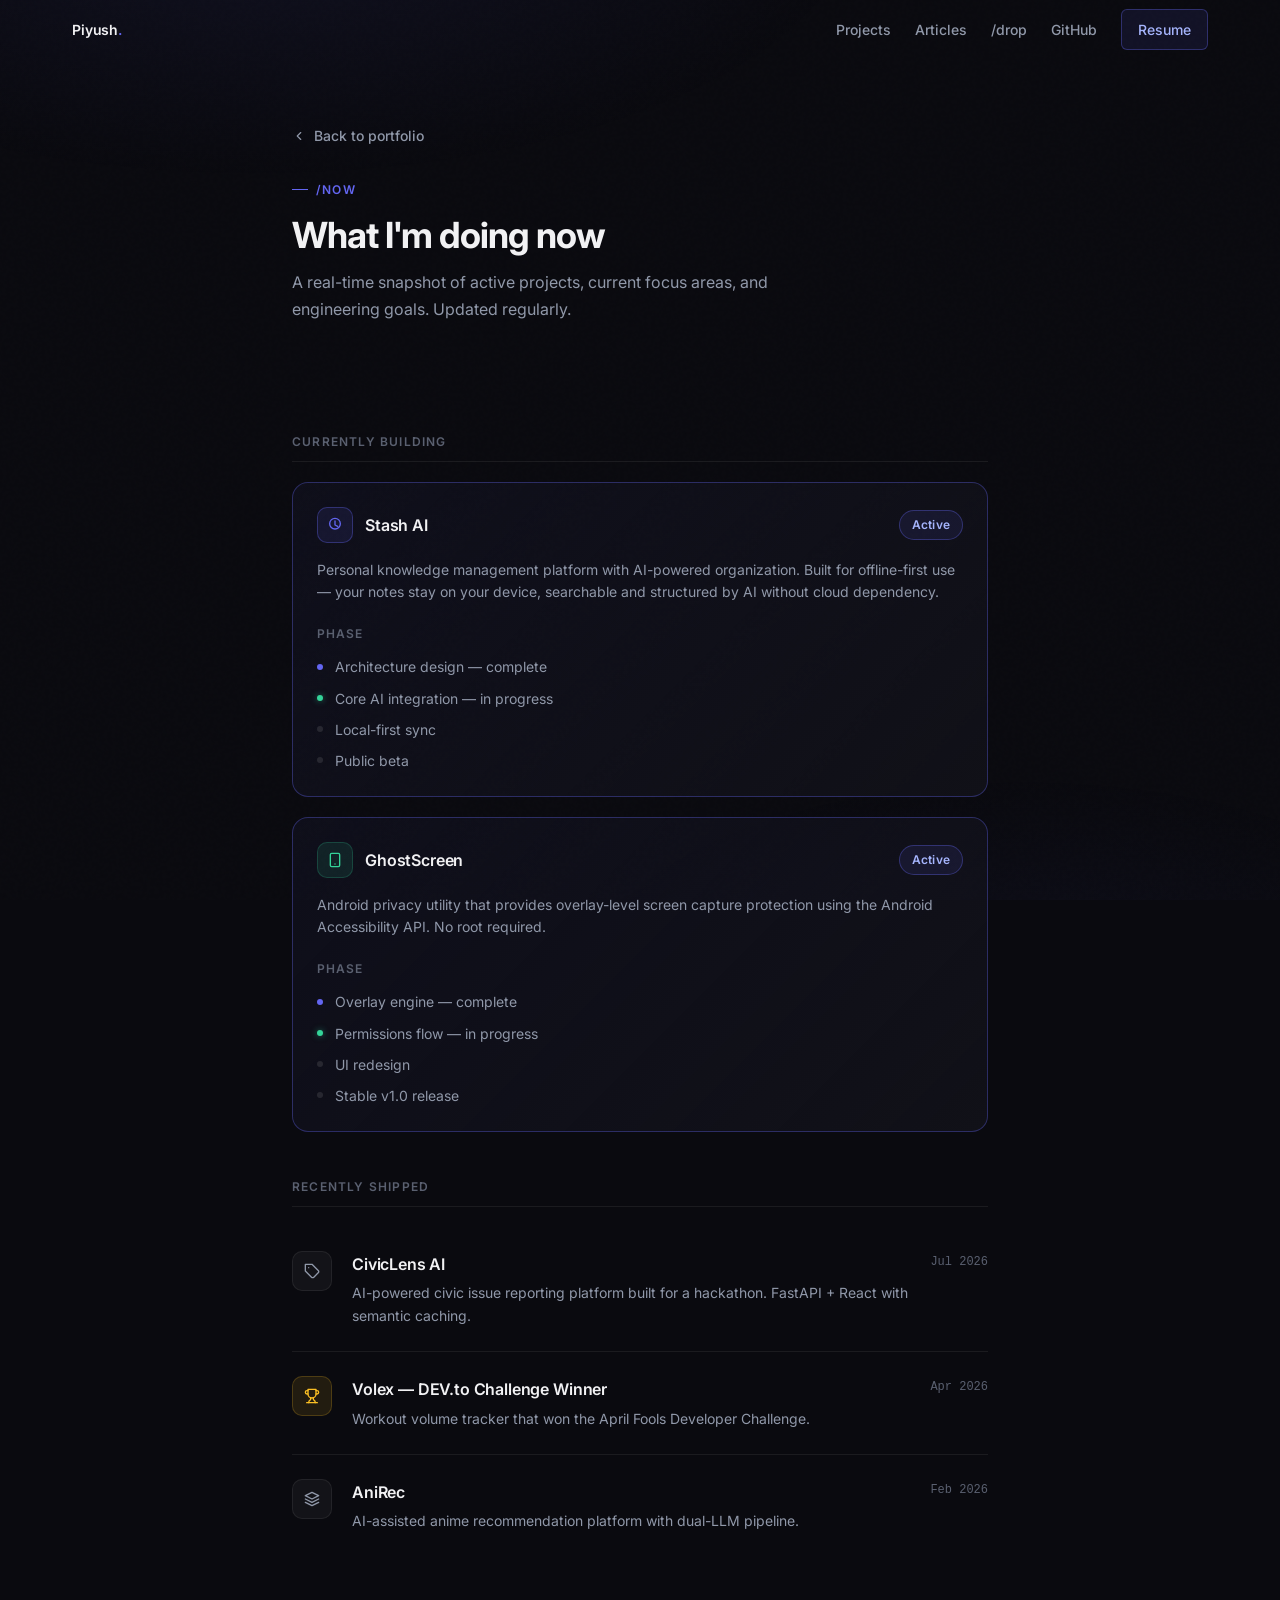
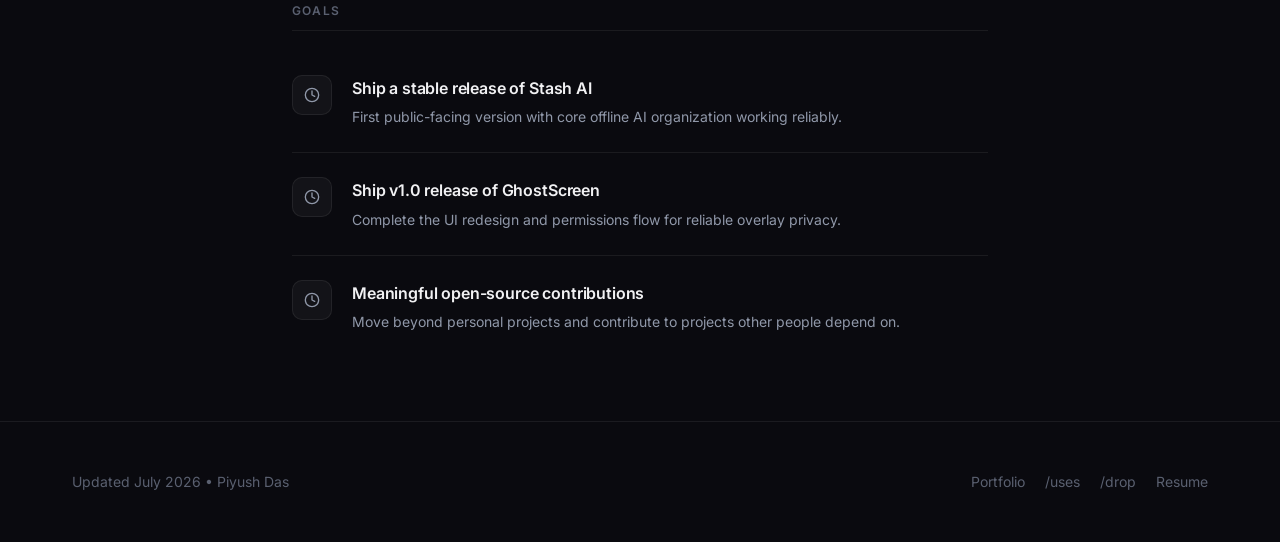
<file: now.html>
<!DOCTYPE html>
<html lang="en">
<head>
  <meta charset="UTF-8">
  <meta name="viewport" content="width=device-width, initial-scale=1.0">
  <title>Now — Piyush Das</title>
  <meta name="description" content="What Piyush Das is currently building, studying, and shipping. A public snapshot of active focus areas, current projects, and engineering goals.">
  <link rel="canonical" href="https://piyushdas1624.github.io/now.html">
  <meta name="theme-color" content="#0a0a0f">
  <link rel="icon" type="image/png" href="https://avatars.githubusercontent.com/u/92461717?v=4">
  <link rel="preconnect" href="https://fonts.googleapis.com">
  <link rel="preconnect" href="https://fonts.gstatic.com" crossorigin>
  <link href="https://fonts.googleapis.com/css2?family=Inter:wght@300;400;500;600;700&display=swap" rel="stylesheet">
  <link rel="stylesheet" href="style.css">
</head>
<body>
  <div class="bg-grain" aria-hidden="true"></div>
  <div class="bg-gradient" aria-hidden="true"></div>

  <nav class="nav scrolled" role="navigation" aria-label="Main navigation" id="main-nav">
    <div class="nav-inner">
      <a href="index.html" class="nav-logo" aria-label="Back to portfolio">Piyush<span>.</span></a>
      <div class="nav-links">
        <a href="index.html#projects" class="nav-link">Projects</a>
        <a href="articles.html" class="nav-link">Articles</a>
        <a href="drop.html" class="nav-link" rel="nofollow">/drop</a>
        <a href="https://github.com/Piyushdas1624" class="nav-link" target="_blank" rel="noopener noreferrer">GitHub</a>
        <a href="resume.html" class="nav-cta">Resume</a>
      </div>
    </div>
  </nav>

  <main style="padding-top: calc(var(--nav-height) + var(--space-16));">
    <div class="container" style="max-width: 760px;">
      <a href="index.html" class="back-link reveal">
        <svg width="14" height="14" viewBox="0 0 24 24" fill="none" stroke="currentColor" stroke-width="2" stroke-linecap="round" stroke-linejoin="round" aria-hidden="true"><path d="m15 18-6-6 6-6"/></svg>
        Back to portfolio
      </a>

      <div class="section-header reveal">
        <div class="eyebrow">/now</div>
        <h1 class="section-title" style="font-size: clamp(var(--text-2xl), 4vw, var(--text-4xl)); letter-spacing: -0.03em;">What I'm doing now</h1>
        <p class="section-desc">A real-time snapshot of active projects, current focus areas, and engineering goals. Updated regularly.</p>
      </div>

      <div class="section-sm">

        <!-- Currently Building -->
        <h2 class="resume-section-title reveal" style="margin-bottom: var(--space-5);">Currently building</h2>

        <div class="now-card active reveal">
          <div class="now-card-title">
            <div class="uses-icon" style="background: var(--accent-subtle); border-color: var(--border-accent);" aria-hidden="true">
              <svg width="16" height="16" viewBox="0 0 24 24" fill="none" stroke="var(--accent)" stroke-width="2" stroke-linecap="round" stroke-linejoin="round"><path d="M12 2a8 8 0 0 1 8 8 8 8 0 0 1-8 8 8 8 0 0 1-8-8 8 8 0 0 1 8-8z"/><path d="M12 6v6l4 2"/></svg>
            </div>
            Stash AI
            <span class="badge badge-accent" style="margin-left: auto;">Active</span>
          </div>
          <p class="body-sm" style="margin-bottom: var(--space-5);">
            Personal knowledge management platform with AI-powered organization. Built for offline-first use — your notes stay on your device, searchable and structured by AI without cloud dependency.
          </p>
          <div class="status-phase">
            <p class="status-phase-label">Phase</p>
            <div class="now-phase-list">
              <div class="phase-item">
                <span class="phase-dot done" aria-hidden="true"></span>
                Architecture design — complete
              </div>
              <div class="phase-item">
                <span class="phase-dot active" aria-hidden="true"></span>
                Core AI integration — in progress
              </div>
              <div class="phase-item">
                <span class="phase-dot pending" aria-hidden="true"></span>
                Local-first sync
              </div>
              <div class="phase-item">
                <span class="phase-dot pending" aria-hidden="true"></span>
                Public beta
              </div>
            </div>
          </div>
        </div>

        <div class="now-card active reveal reveal-delay-1">
          <div class="now-card-title">
            <div class="uses-icon" style="background: var(--color-success-subtle); border-color: rgba(52,211,153,0.2);" aria-hidden="true">
              <svg width="16" height="16" viewBox="0 0 24 24" fill="none" stroke="var(--color-success)" stroke-width="2" stroke-linecap="round" stroke-linejoin="round"><rect width="14" height="20" x="5" y="2" rx="2" ry="2"/><path d="M12 18h.01"/></svg>
            </div>
            GhostScreen
            <span class="badge badge-accent" style="margin-left: auto;">Active</span>
          </div>
          <p class="body-sm" style="margin-bottom: var(--space-5);">
            Android privacy utility that provides overlay-level screen capture protection using the Android Accessibility API. No root required.
          </p>
          <div class="status-phase">
            <p class="status-phase-label">Phase</p>
            <div class="now-phase-list">
              <div class="phase-item">
                <span class="phase-dot done" aria-hidden="true"></span>
                Overlay engine — complete
              </div>
              <div class="phase-item">
                <span class="phase-dot active" aria-hidden="true"></span>
                Permissions flow — in progress
              </div>
              <div class="phase-item">
                <span class="phase-dot pending" aria-hidden="true"></span>
                UI redesign
              </div>
              <div class="phase-item">
                <span class="phase-dot pending" aria-hidden="true"></span>
                Stable v1.0 release
              </div>
            </div>
          </div>
        </div>

        <!-- Recently shipped -->
        <h2 class="resume-section-title reveal" style="margin-top: var(--space-12); margin-bottom: var(--space-5);">Recently shipped</h2>

        <div class="highlights-list reveal reveal-delay-2" role="list">
          <div class="highlight-item" role="listitem">
            <div class="highlight-icon" aria-hidden="true">
              <svg width="16" height="16" viewBox="0 0 24 24" fill="none" stroke="currentColor" stroke-width="2" stroke-linecap="round" stroke-linejoin="round"><path d="M12 2H2v10l9.29 9.29c.94.94 2.48.94 3.42 0l6.58-6.58c.94-.94.94-2.48 0-3.42L12 2Z"/><path d="M7 7h.01"/></svg>
            </div>
            <div class="highlight-content">
              <p class="highlight-title">CivicLens AI</p>
              <p class="highlight-desc">AI-powered civic issue reporting platform built for a hackathon. FastAPI + React with semantic caching.</p>
            </div>
            <span class="highlight-date">Jul 2026</span>
          </div>
          <div class="highlight-item" role="listitem">
            <div class="highlight-icon gold" aria-hidden="true">
              <svg width="16" height="16" viewBox="0 0 24 24" fill="none" stroke="currentColor" stroke-width="2" stroke-linecap="round" stroke-linejoin="round"><path d="M6 9H4.5a2.5 2.5 0 0 1 0-5H6"/><path d="M18 9h1.5a2.5 2.5 0 0 0 0-5H18"/><path d="M4 22h16"/><path d="M10 14.66V17c0 .55-.47.98-.97 1.21C7.85 18.75 7 20.24 7 22"/><path d="M14 14.66V17c0 .55.47.98.97 1.21C16.15 18.75 17 20.24 17 22"/><path d="M18 2H6v7a6 6 0 0 0 12 0V2Z"/></svg>
            </div>
            <div class="highlight-content">
              <p class="highlight-title">Volex — DEV.to Challenge Winner</p>
              <p class="highlight-desc">Workout volume tracker that won the April Fools Developer Challenge.</p>
            </div>
            <span class="highlight-date">Apr 2026</span>
          </div>
          <div class="highlight-item" role="listitem">
            <div class="highlight-icon" aria-hidden="true">
              <svg width="16" height="16" viewBox="0 0 24 24" fill="none" stroke="currentColor" stroke-width="2" stroke-linecap="round" stroke-linejoin="round"><path d="M12 2L2 7l10 5 10-5-10-5z"/><path d="M2 17l10 5 10-5"/><path d="M2 12l10 5 10-5"/></svg>
            </div>
            <div class="highlight-content">
              <p class="highlight-title">AniRec</p>
              <p class="highlight-desc">AI-assisted anime recommendation platform with dual-LLM pipeline.</p>
            </div>
            <span class="highlight-date">Feb 2026</span>
          </div>
        </div>

        <!-- Current goals -->
        <h2 class="resume-section-title reveal" style="margin-top: var(--space-12); margin-bottom: var(--space-5);">Goals</h2>
        <div class="highlights-list reveal reveal-delay-1" role="list">
          <div class="highlight-item" role="listitem">
            <div class="highlight-icon" aria-hidden="true">
              <svg width="16" height="16" viewBox="0 0 24 24" fill="none" stroke="currentColor" stroke-width="2" stroke-linecap="round" stroke-linejoin="round"><circle cx="12" cy="12" r="10"/><polyline points="12 6 12 12 16 14"/></svg>
            </div>
            <div class="highlight-content">
              <p class="highlight-title">Ship a stable release of Stash AI</p>
              <p class="highlight-desc">First public-facing version with core offline AI organization working reliably.</p>
            </div>
          </div>
          <div class="highlight-item" role="listitem">
            <div class="highlight-icon" aria-hidden="true">
              <svg width="16" height="16" viewBox="0 0 24 24" fill="none" stroke="currentColor" stroke-width="2" stroke-linecap="round" stroke-linejoin="round"><circle cx="12" cy="12" r="10"/><polyline points="12 6 12 12 16 14"/></svg>
            </div>
            <div class="highlight-content">
              <p class="highlight-title">Ship v1.0 release of GhostScreen</p>
              <p class="highlight-desc">Complete the UI redesign and permissions flow for reliable overlay privacy.</p>
            </div>
          </div>
          <div class="highlight-item" role="listitem">
            <div class="highlight-icon" aria-hidden="true">
              <svg width="16" height="16" viewBox="0 0 24 24" fill="none" stroke="currentColor" stroke-width="2" stroke-linecap="round" stroke-linejoin="round"><circle cx="12" cy="12" r="10"/><polyline points="12 6 12 12 16 14"/></svg>
            </div>
            <div class="highlight-content">
              <p class="highlight-title">Meaningful open-source contributions</p>
              <p class="highlight-desc">Move beyond personal projects and contribute to projects other people depend on.</p>
            </div>
          </div>
        </div>

      </div>
    </div>
  </main>

  <footer class="footer">
    <div class="container">
      <div class="footer-inner">
        <p>Updated July 2026 &bull; Piyush Das</p>
        <nav class="footer-links" aria-label="Footer links">
          <a href="index.html" class="footer-link">Portfolio</a>
          <a href="uses.html" class="footer-link">/uses</a>
          <a href="drop.html" class="footer-link" rel="nofollow">/drop</a>
          <a href="resume.html" class="footer-link">Resume</a>
        </nav>
      </div>
    </div>
  </footer>

  <script src="script.js"></script>
</body>
</html>
</file>
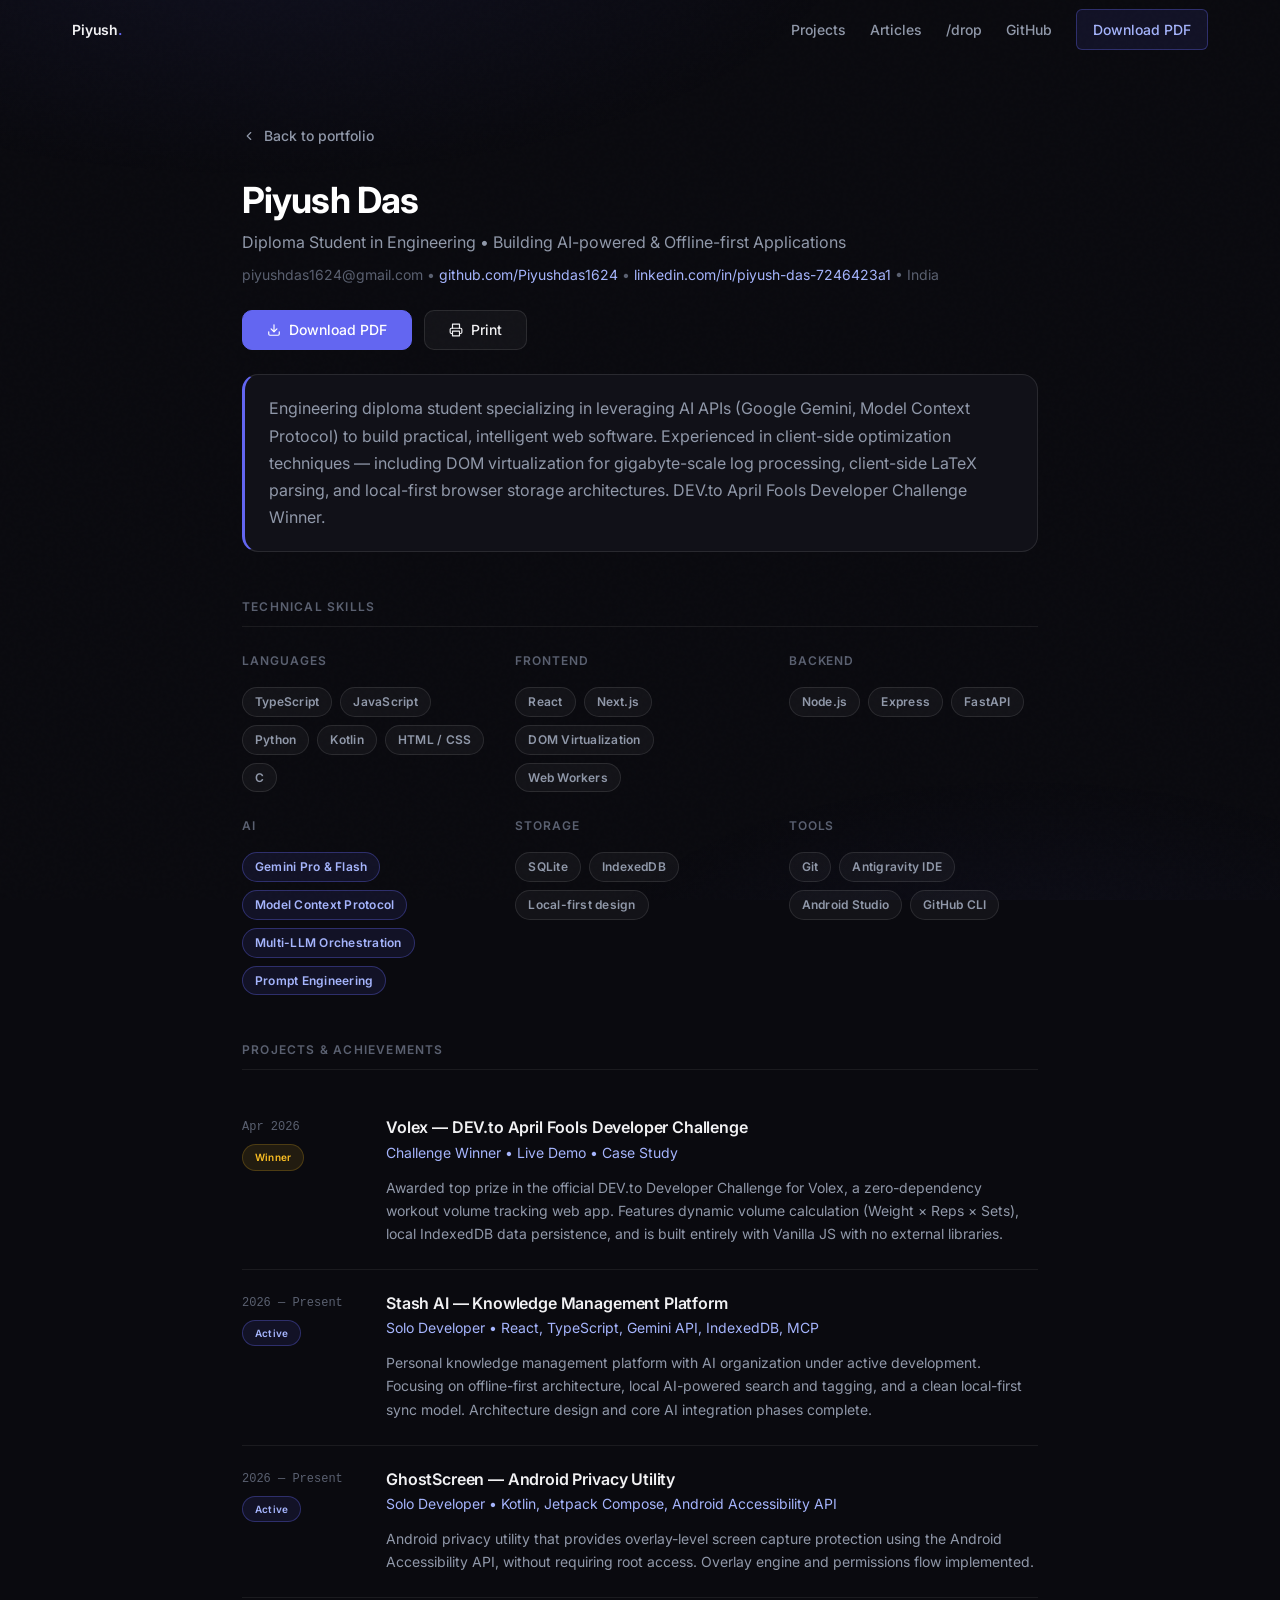
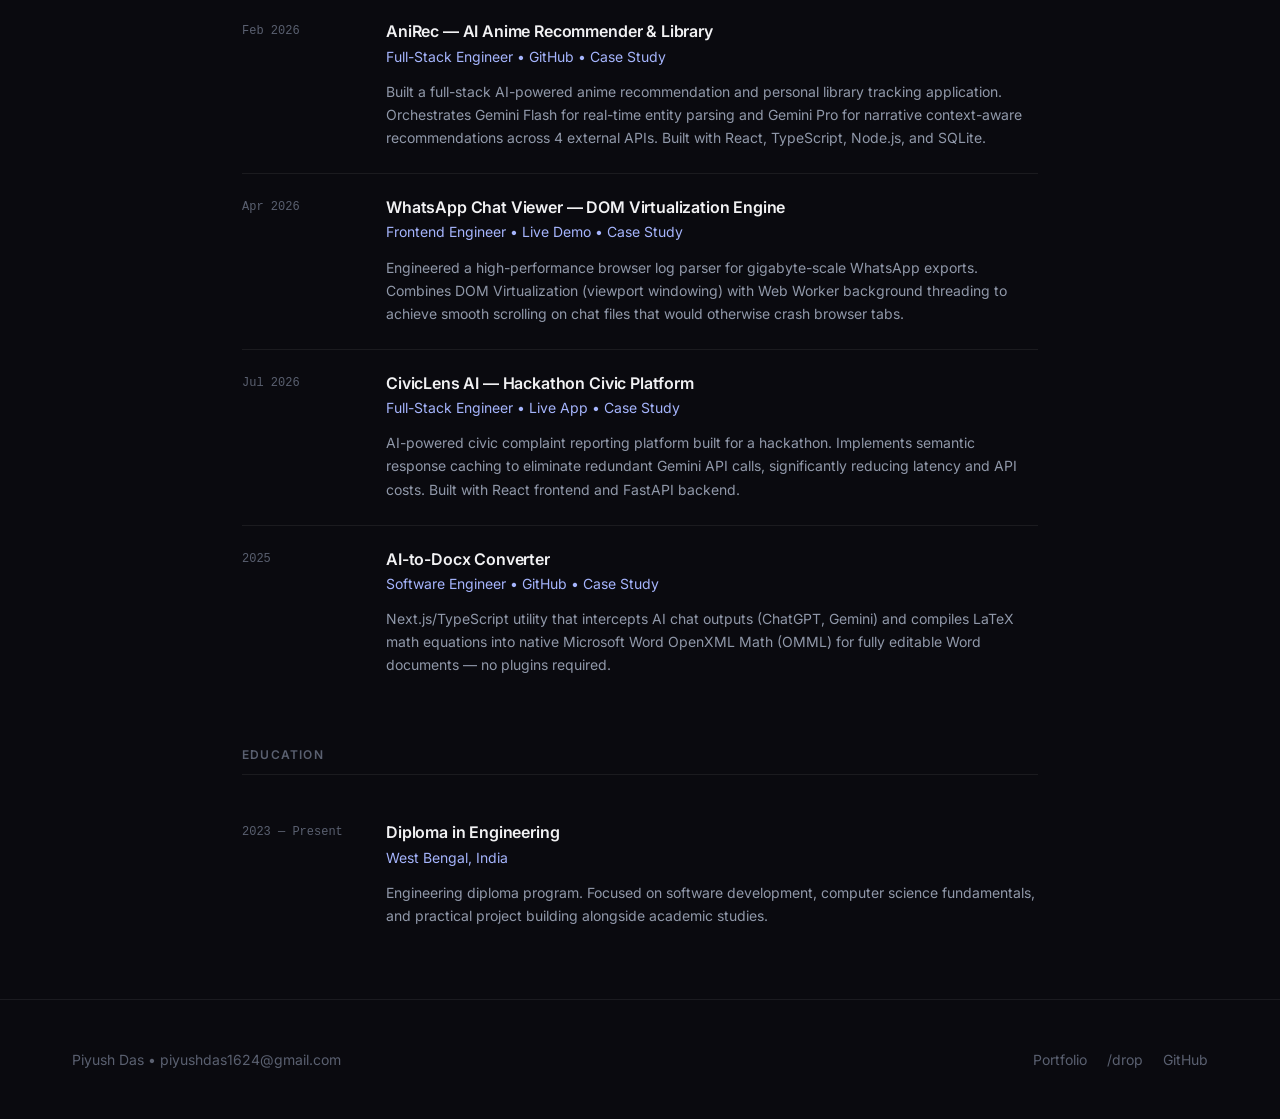
<file: resume.html>
<!DOCTYPE html>
<html lang="en">
<head>
  <meta charset="UTF-8">
  <meta name="viewport" content="width=device-width, initial-scale=1.0">
  <title>Resume — Piyush Das</title>
  <meta name="description" content="Resume of Piyush Das — Engineering Diploma Student specializing in Offline-First Architectures, Multi-LLM Applications, and Web Performance. DEV.to Challenge Winner.">
  <link rel="canonical" href="https://piyushdas1624.github.io/resume.html">
  <meta name="theme-color" content="#0a0a0f">
  <link rel="icon" type="image/png" href="https://avatars.githubusercontent.com/u/92461717?v=4">
  <link rel="preconnect" href="https://fonts.googleapis.com">
  <link rel="preconnect" href="https://fonts.gstatic.com" crossorigin>
  <link href="https://fonts.googleapis.com/css2?family=Inter:wght@300;400;500;600;700&display=swap" rel="stylesheet">
  <link rel="stylesheet" href="style.css">
  <style>
    @media print {
      body { background: #fff; color: #000; }
      .nav, .no-print { display: none !important; }
      .resume-entry-title, .resume-section-title, h1, h2, h3 { color: #000 !important; }
      .resume-entry-desc, .resume-entry-date { color: #333 !important; }
      a { color: #000 !important; }
      .badge { border: 1px solid #ccc; color: #333 !important; background: transparent !important; }
      .bg-grain, .bg-gradient { display: none; }
      main { padding-top: 2rem; }
    }
  </style>
</head>
<body>
  <div class="bg-grain" aria-hidden="true"></div>
  <div class="bg-gradient" aria-hidden="true"></div>

  <nav class="nav scrolled" role="navigation" aria-label="Main navigation" id="main-nav">
    <div class="nav-inner">
      <a href="index.html" class="nav-logo" aria-label="Back to portfolio">Piyush<span>.</span></a>
      <div class="nav-links">
        <a href="index.html#projects" class="nav-link">Projects</a>
        <a href="articles.html" class="nav-link">Articles</a>
        <a href="drop.html" class="nav-link" rel="nofollow">/drop</a>
        <a href="https://github.com/Piyushdas1624" class="nav-link" target="_blank" rel="noopener noreferrer">GitHub</a>
        <a href="Piyush_Das_CV.pdf" class="nav-cta" download="Piyush_Das_CV.pdf">Download PDF</a>
      </div>
    </div>
  </nav>

  <main style="padding-top: calc(var(--nav-height) + var(--space-16));">
    <div class="container" style="max-width: 860px;">

      <!-- Header -->
      <div class="reveal" style="margin-bottom: var(--space-12);">
        <a href="index.html" class="back-link no-print">
          <svg width="14" height="14" viewBox="0 0 24 24" fill="none" stroke="currentColor" stroke-width="2" stroke-linecap="round" stroke-linejoin="round" aria-hidden="true"><path d="m15 18-6-6 6-6"/></svg>
          Back to portfolio
        </a>

        <div style="display:flex; align-items:flex-start; justify-content:space-between; flex-wrap:wrap; gap: var(--space-6); margin-bottom: var(--space-6);">
          <div>
            <h1 class="display-md gradient-text" style="margin-bottom: var(--space-2);">Piyush Das</h1>
            <p style="color: var(--text-secondary); font-size: var(--text-base);">Diploma Student in Engineering &bull; Building AI-powered &amp; Offline-first Applications</p>
            <p style="color: var(--text-tertiary); font-size: var(--text-sm); margin-top: var(--space-2);">
              piyushdas1624@gmail.com &bull;
              <a href="https://github.com/Piyushdas1624" target="_blank" rel="noopener" style="color: var(--text-accent);">github.com/Piyushdas1624</a> &bull;
              <a href="https://linkedin.com/in/piyush-das-7246423a1" target="_blank" rel="noopener" style="color: var(--text-accent);">linkedin.com/in/piyush-das-7246423a1</a> &bull;
              India
            </p>
          </div>
          <div class="no-print" style="display:flex; gap: var(--space-3); flex-wrap:wrap;">
            <a href="Piyush_Das_CV.pdf" class="btn btn-primary" download="Piyush_Das_CV.pdf">
              <svg width="14" height="14" viewBox="0 0 24 24" fill="none" stroke="currentColor" stroke-width="2" stroke-linecap="round" stroke-linejoin="round" aria-hidden="true"><path d="M21 15v4a2 2 0 0 1-2 2H5a2 2 0 0 1-2-2v-4"/><polyline points="7 10 12 15 17 10"/><line x1="12" y1="15" x2="12" y2="3"/></svg>
              Download PDF
            </a>
            <button onclick="window.print()" class="btn btn-secondary">
              <svg width="14" height="14" viewBox="0 0 24 24" fill="none" stroke="currentColor" stroke-width="2" stroke-linecap="round" stroke-linejoin="round" aria-hidden="true"><polyline points="6 9 6 2 18 2 18 9"/><path d="M6 18H4a2 2 0 0 1-2-2v-5a2 2 0 0 1 2-2h16a2 2 0 0 1 2 2v5a2 2 0 0 1-2 2h-2"/><rect width="12" height="8" x="6" y="14"/></svg>
              Print
            </button>
          </div>
        </div>

        <!-- Summary -->
        <div style="padding: var(--space-5) var(--space-6); background: var(--bg-elevated); border: 1px solid var(--border-default); border-radius: var(--radius-lg); border-left: 3px solid var(--accent);">
          <p style="color: var(--text-secondary); font-size: var(--text-base); line-height: 1.7;">
            Engineering diploma student specializing in leveraging AI APIs (Google Gemini, Model Context Protocol) to build practical, intelligent web software. Experienced in client-side optimization techniques — including DOM virtualization for gigabyte-scale log processing, client-side LaTeX parsing, and local-first browser storage architectures. DEV.to April Fools Developer Challenge Winner.
          </p>
        </div>
      </div>

      <!-- Skills -->
      <section class="resume-section reveal reveal-delay-1" aria-labelledby="skills-heading">
        <h2 class="resume-section-title" id="skills-heading">Technical Skills</h2>
        <div class="resume-skills-grid">
          <div class="resume-skill-group">
            <p class="resume-skill-label">Languages</p>
            <div class="resume-skill-tags">
              <span class="badge badge-default">TypeScript</span>
              <span class="badge badge-default">JavaScript</span>
              <span class="badge badge-default">Python</span>
              <span class="badge badge-default">Kotlin</span>
              <span class="badge badge-default">HTML / CSS</span>
              <span class="badge badge-default">C</span>
            </div>
          </div>
          <div class="resume-skill-group">
            <p class="resume-skill-label">Frontend</p>
            <div class="resume-skill-tags">
              <span class="badge badge-default">React</span>
              <span class="badge badge-default">Next.js</span>
              <span class="badge badge-default">DOM Virtualization</span>
              <span class="badge badge-default">Web Workers</span>
            </div>
          </div>
          <div class="resume-skill-group">
            <p class="resume-skill-label">Backend</p>
            <div class="resume-skill-tags">
              <span class="badge badge-default">Node.js</span>
              <span class="badge badge-default">Express</span>
              <span class="badge badge-default">FastAPI</span>
            </div>
          </div>
          <div class="resume-skill-group">
            <p class="resume-skill-label">AI</p>
            <div class="resume-skill-tags">
              <span class="badge badge-accent">Gemini Pro &amp; Flash</span>
              <span class="badge badge-accent">Model Context Protocol</span>
              <span class="badge badge-accent">Multi-LLM Orchestration</span>
              <span class="badge badge-accent">Prompt Engineering</span>
            </div>
          </div>
          <div class="resume-skill-group">
            <p class="resume-skill-label">Storage</p>
            <div class="resume-skill-tags">
              <span class="badge badge-default">SQLite</span>
              <span class="badge badge-default">IndexedDB</span>
              <span class="badge badge-default">Local-first design</span>
            </div>
          </div>
          <div class="resume-skill-group">
            <p class="resume-skill-label">Tools</p>
            <div class="resume-skill-tags">
              <span class="badge badge-default">Git</span>
              <span class="badge badge-default">Antigravity IDE</span>
              <span class="badge badge-default">Android Studio</span>
              <span class="badge badge-default">GitHub CLI</span>
            </div>
          </div>
        </div>
      </section>

      <!-- Projects & Achievements -->
      <section class="resume-section reveal reveal-delay-2" aria-labelledby="projects-heading">
        <h2 class="resume-section-title" id="projects-heading">Projects &amp; Achievements</h2>

        <div class="resume-entry">
          <div class="resume-entry-meta">
            <p class="resume-entry-date">Apr 2026</p>
            <span class="badge badge-warning" style="margin-top: var(--space-2); font-size: 10px;">Winner</span>
          </div>
          <div class="resume-entry-content">
            <h3 class="resume-entry-title">Volex — DEV.to April Fools Developer Challenge</h3>
            <p class="resume-entry-sub">Challenge Winner &bull; <a href="https://piyushdas1624.github.io/volex/" target="_blank" rel="noopener" style="color: var(--text-accent);">Live Demo</a> &bull; <a href="projects/volex.html" style="color: var(--text-accent);">Case Study</a></p>
            <p class="resume-entry-desc">Awarded top prize in the official DEV.to Developer Challenge for Volex, a zero-dependency workout volume tracking web app. Features dynamic volume calculation (Weight × Reps × Sets), local IndexedDB data persistence, and is built entirely with Vanilla JS with no external libraries.</p>
          </div>
        </div>

        <div class="resume-entry">
          <div class="resume-entry-meta">
            <p class="resume-entry-date">2026 — Present</p>
            <span class="badge badge-accent" style="margin-top: var(--space-2); font-size: 10px;">Active</span>
          </div>
          <div class="resume-entry-content">
            <h3 class="resume-entry-title">Stash AI — Knowledge Management Platform</h3>
            <p class="resume-entry-sub">Solo Developer &bull; React, TypeScript, Gemini API, IndexedDB, MCP</p>
            <p class="resume-entry-desc">Personal knowledge management platform with AI organization under active development. Focusing on offline-first architecture, local AI-powered search and tagging, and a clean local-first sync model. Architecture design and core AI integration phases complete.</p>
          </div>
        </div>

        <div class="resume-entry">
          <div class="resume-entry-meta">
            <p class="resume-entry-date">2026 — Present</p>
            <span class="badge badge-accent" style="margin-top: var(--space-2); font-size: 10px;">Active</span>
          </div>
          <div class="resume-entry-content">
            <h3 class="resume-entry-title">GhostScreen — Android Privacy Utility</h3>
            <p class="resume-entry-sub">Solo Developer &bull; Kotlin, Jetpack Compose, Android Accessibility API</p>
            <p class="resume-entry-desc">Android privacy utility that provides overlay-level screen capture protection using the Android Accessibility API, without requiring root access. Overlay engine and permissions flow implemented.</p>
          </div>
        </div>

        <div class="resume-entry">
          <div class="resume-entry-meta">
            <p class="resume-entry-date">Feb 2026</p>
          </div>
          <div class="resume-entry-content">
            <h3 class="resume-entry-title">AniRec — AI Anime Recommender &amp; Library</h3>
            <p class="resume-entry-sub">Full-Stack Engineer &bull; <a href="https://github.com/Piyushdas1624/AniRec" target="_blank" rel="noopener" style="color: var(--text-accent);">GitHub</a> &bull; <a href="projects/anirec.html" style="color: var(--text-accent);">Case Study</a></p>
            <p class="resume-entry-desc">Built a full-stack AI-powered anime recommendation and personal library tracking application. Orchestrates Gemini Flash for real-time entity parsing and Gemini Pro for narrative context-aware recommendations across 4 external APIs. Built with React, TypeScript, Node.js, and SQLite.</p>
          </div>
        </div>

        <div class="resume-entry">
          <div class="resume-entry-meta">
            <p class="resume-entry-date">Apr 2026</p>
          </div>
          <div class="resume-entry-content">
            <h3 class="resume-entry-title">WhatsApp Chat Viewer — DOM Virtualization Engine</h3>
            <p class="resume-entry-sub">Frontend Engineer &bull; <a href="https://piyushdas1624.github.io/whatsapp_chat_viewer/" target="_blank" rel="noopener" style="color: var(--text-accent);">Live Demo</a> &bull; <a href="projects/whatsapp-viewer.html" style="color: var(--text-accent);">Case Study</a></p>
            <p class="resume-entry-desc">Engineered a high-performance browser log parser for gigabyte-scale WhatsApp exports. Combines DOM Virtualization (viewport windowing) with Web Worker background threading to achieve smooth scrolling on chat files that would otherwise crash browser tabs.</p>
          </div>
        </div>

        <div class="resume-entry">
          <div class="resume-entry-meta">
            <p class="resume-entry-date">Jul 2026</p>
          </div>
          <div class="resume-entry-content">
            <h3 class="resume-entry-title">CivicLens AI — Hackathon Civic Platform</h3>
            <p class="resume-entry-sub">Full-Stack Engineer &bull; <a href="https://civiclens-ai-one.vercel.app" target="_blank" rel="noopener" style="color: var(--text-accent);">Live App</a> &bull; <a href="projects/civiclens.html" style="color: var(--text-accent);">Case Study</a></p>
            <p class="resume-entry-desc">AI-powered civic complaint reporting platform built for a hackathon. Implements semantic response caching to eliminate redundant Gemini API calls, significantly reducing latency and API costs. Built with React frontend and FastAPI backend.</p>
          </div>
        </div>

        <div class="resume-entry">
          <div class="resume-entry-meta">
            <p class="resume-entry-date">2025</p>
          </div>
          <div class="resume-entry-content">
            <h3 class="resume-entry-title">AI-to-Docx Converter</h3>
            <p class="resume-entry-sub">Software Engineer &bull; <a href="https://github.com/Piyushdas1624/AI-to-Docx-Converter" target="_blank" rel="noopener" style="color: var(--text-accent);">GitHub</a> &bull; <a href="projects/ai-docx.html" style="color: var(--text-accent);">Case Study</a></p>
            <p class="resume-entry-desc">Next.js/TypeScript utility that intercepts AI chat outputs (ChatGPT, Gemini) and compiles LaTeX math equations into native Microsoft Word OpenXML Math (OMML) for fully editable Word documents — no plugins required.</p>
          </div>
        </div>

      </section>

      <!-- Education -->
      <section class="resume-section reveal reveal-delay-3" aria-labelledby="education-heading">
        <h2 class="resume-section-title" id="education-heading">Education</h2>
        <div class="resume-entry">
          <div class="resume-entry-meta">
            <p class="resume-entry-date">2023 — Present</p>
          </div>
          <div class="resume-entry-content">
            <h3 class="resume-entry-title">Diploma in Engineering</h3>
            <p class="resume-entry-sub">West Bengal, India</p>
            <p class="resume-entry-desc">Engineering diploma program. Focused on software development, computer science fundamentals, and practical project building alongside academic studies.</p>
          </div>
        </div>
      </section>

    </div>
  </main>

  <footer class="footer">
    <div class="container">
      <div class="footer-inner">
        <p>Piyush Das &bull; piyushdas1624@gmail.com</p>
        <nav class="footer-links" aria-label="Footer links">
          <a href="index.html" class="footer-link">Portfolio</a>
          <a href="drop.html" class="footer-link" rel="nofollow">/drop</a>
          <a href="https://github.com/Piyushdas1624" target="_blank" rel="noopener noreferrer" class="footer-link">GitHub</a>
        </nav>
      </div>
    </div>
  </footer>

  <script src="script.js"></script>
</body>
</html>
</file>
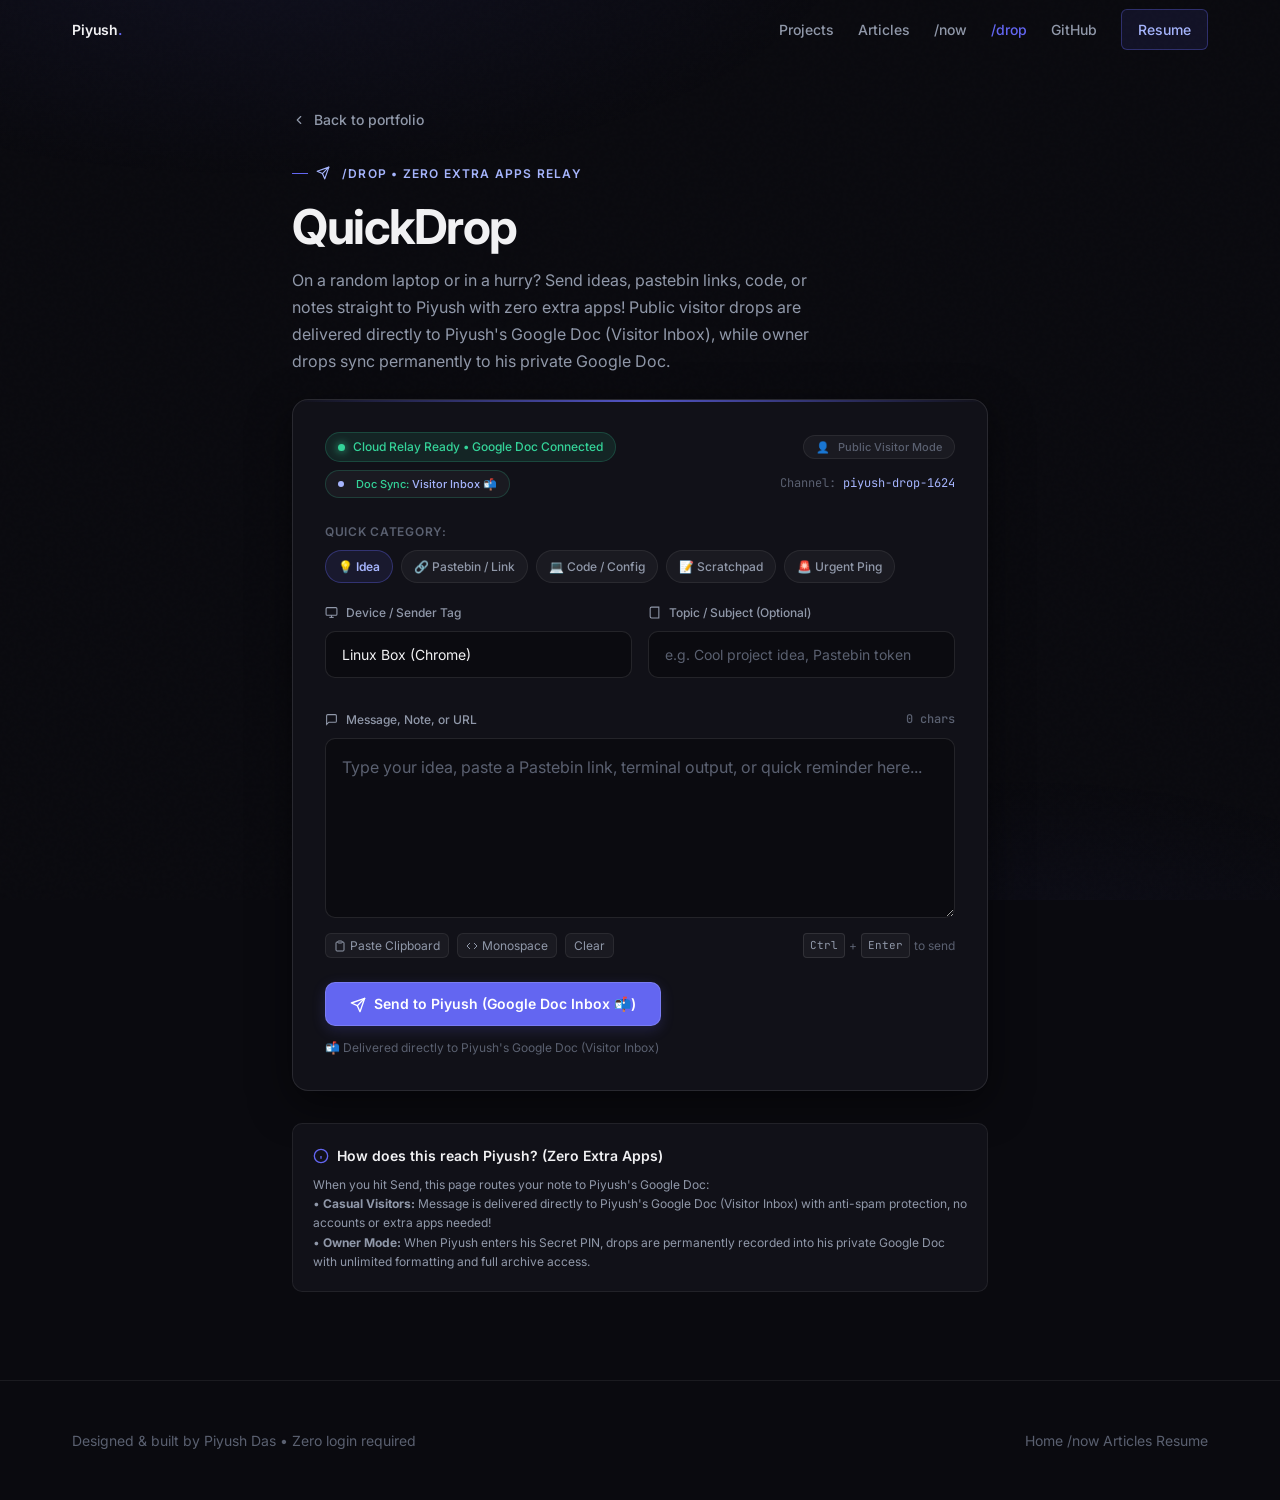
<file: send.html>
<!DOCTYPE html>
<html lang="en">
<head>
  <meta charset="UTF-8">
  <meta name="viewport" content="width=device-width, initial-scale=1.0">

  <!-- Search Engine & AI Crawler Privacy Controls -->
  <meta name="robots" content="noindex, nofollow, noarchive, nosnippet">
  <meta name="googlebot" content="noindex, nofollow">
  <meta name="bingbot" content="noindex, nofollow, noarchive, nosnippet">

  <!-- Title & SEO -->
  <title>QuickDrop — Send Instant Note or Link to Piyush</title>
  <meta name="description" content="Instant Zero-Extra-Apps note relay. Casual visitor messages deliver directly to Piyush's Google Doc Visitor Inbox with anti-spam shields, while owner notes permanently archive to private Google Doc.">
  <link rel="canonical" href="https://piyushdas1624.github.io/send.html">

  <meta name="theme-color" content="#0a0a0f">
  <link rel="icon" type="image/png" href="https://avatars.githubusercontent.com/u/92461717?v=4">

  <!-- Fonts -->
  <link rel="preconnect" href="https://fonts.googleapis.com">
  <link rel="preconnect" href="https://fonts.gstatic.com" crossorigin>
  <link href="https://fonts.googleapis.com/css2?family=Inter:wght@300;400;500;600;700&family=JetBrains+Mono:wght@400;500&display=swap" rel="stylesheet">

  <link rel="stylesheet" href="style.css">
</head>
<body>

  <!-- Ambient background -->
  <div class="bg-grain" aria-hidden="true"></div>
  <div class="bg-gradient" aria-hidden="true"></div>

  <!-- Toast Notification Container -->
  <div id="toast-container" class="toast-container" aria-live="polite"></div>

  <!-- ── NAVIGATION ─────────────────────────────────────────────────── -->
  <nav class="nav scrolled" role="navigation" aria-label="Main navigation" id="main-nav">
    <div class="nav-inner">
      <a href="index.html" class="nav-logo" aria-label="Piyush Das — home">
        Piyush<span>.</span>
      </a>
      <div class="nav-links" role="list">
        <a href="index.html#projects" class="nav-link" role="listitem">Projects</a>
        <a href="articles.html" class="nav-link" role="listitem">Articles</a>
        <a href="now.html" class="nav-link" role="listitem">/now</a>
        <a href="drop.html" class="nav-link" role="listitem" aria-current="page" style="color: var(--accent);">/drop</a>
        <a href="https://github.com/Piyushdas1624" class="nav-link" target="_blank" rel="noopener noreferrer" role="listitem">GitHub</a>
        <a href="resume.html" class="nav-cta">Resume</a>
      </div>
    </div>
  </nav>

  <!-- ── MAIN CONTENT ───────────────────────────────────────────────── -->
  <main style="padding-top: calc(var(--nav-height) + var(--space-12)); padding-bottom: var(--space-16);">
    <div class="drop-container">

      <a href="index.html" class="back-link reveal">
        <svg width="14" height="14" viewBox="0 0 24 24" fill="none" stroke="currentColor" stroke-width="2" stroke-linecap="round" stroke-linejoin="round" aria-hidden="true"><path d="m15 18-6-6 6-6"/></svg>
        Back to portfolio
      </a>

      <!-- Header -->
      <div class="section-header reveal" style="margin-bottom: var(--space-6);">
        <div class="eyebrow" style="color: var(--text-accent);">
          <svg width="14" height="14" viewBox="0 0 24 24" fill="none" stroke="currentColor" stroke-width="2" stroke-linecap="round" stroke-linejoin="round" style="display:inline-block; vertical-align:middle; margin-right:4px;"><path d="m22 2-7 20-4-9-9-4Z"/><path d="M22 2 11 13"/></svg>
          /drop &bull; Zero Extra Apps Relay
        </div>
        <h1 class="section-title" style="font-size: clamp(var(--text-3xl), 5vw, var(--text-5xl)); letter-spacing: -0.03em;">
          QuickDrop
        </h1>
        <p class="section-desc">
          On a random laptop or in a hurry? Send ideas, pastebin links, code, or notes straight to Piyush with zero extra apps! Public visitor drops are delivered directly to Piyush's Google Doc (Visitor Inbox), while owner drops sync permanently to his private Google Doc.
        </p>
      </div>

      <!-- Navigation Tabs -->
      <div class="drop-tabs reveal" role="tablist" style="display: none;">
        <button type="button" class="drop-tab active" id="tab-compose" role="tab" aria-selected="true" aria-controls="view-compose" onclick="switchDropTab('compose')">
          <svg width="15" height="15" viewBox="0 0 24 24" fill="none" stroke="currentColor" stroke-width="2" stroke-linecap="round" stroke-linejoin="round"><path d="m22 2-7 20-4-9-9-4Z"/><path d="M22 2 11 13"/></svg>
          Send Note
        </button>
        <button type="button" class="drop-tab" id="tab-feed" role="tab" aria-selected="false" aria-controls="view-feed" onclick="switchDropTab('feed')" style="display: none;">
          <svg width="15" height="15" viewBox="0 0 24 24" fill="none" stroke="currentColor" stroke-width="2" stroke-linecap="round" stroke-linejoin="round"><circle cx="12" cy="12" r="10"/><polyline points="12 6 12 12 16 14"/></svg>
          Live Feed &amp; Responses
        </button>
        <button type="button" class="drop-tab" id="tab-setup" role="tab" aria-selected="false" aria-controls="view-setup" onclick="switchDropTab('setup')" style="display: none;">
          <svg width="15" height="15" viewBox="0 0 24 24" fill="none" stroke="currentColor" stroke-width="2" stroke-linecap="round" stroke-linejoin="round"><circle cx="12" cy="12" r="3"/><path d="M19.4 15a1.65 1.65 0 0 0 .33 1.82l.06.06a2 2 0 0 1 0 2.83 2 2 0 0 1-2.83 0l-.06-.06a1.65 1.65 0 0 0-1.82-.33 1.65 1.65 0 0 0-1 1.51V21a2 2 0 0 1-2 2 2 2 0 0 1-2-2v-.09A1.65 1.65 0 0 0 9 19.4a1.65 1.65 0 0 0-1.82.33l-.06.06a2 2 0 0 1-2.83 0 2 2 0 0 1 0-2.83l.06-.06a1.65 1.65 0 0 0 .33-1.82 1.65 1.65 0 0 0-1.51-1H3a2 2 0 0 1-2-2 2 2 0 0 1 2-2h.09A1.65 1.65 0 0 0 4.6 9a1.65 1.65 0 0 0-.33-1.82l-.06-.06a2 2 0 0 1 0-2.83 2 2 0 0 1 2.83 0l.06.06a1.65 1.65 0 0 0 1.82.33H9a1.65 1.65 0 0 0 1-1.51V3a2 2 0 0 1 2-2 2 2 0 0 1 2 2v.09a1.65 1.65 0 0 0 1 1.51 1.65 1.65 0 0 0 1.82-.33l.06-.06a2 2 0 0 1 2.83 0 2 2 0 0 1 0 2.83l-.06.06a1.65 1.65 0 0 0-.33 1.82V9a1.65 1.65 0 0 0 1.51 1H21a2 2 0 0 1 2 2 2 2 0 0 1-2 2h-.09a1.65 1.65 0 0 0-1.51 1z"/></svg>
          Device Setup
        </button>
      </div>

      <!-- ── SECTION 1: COMPOSE NOTE ─────────────────────────────────── -->
      <div id="view-compose" role="tabpanel" aria-labelledby="tab-compose">

        <!-- Delivery Receipt Alert (shown on successful send) -->
        <div id="receipt-card" class="receipt-card" role="status" aria-live="polite">
          <div class="receipt-header">
            <div class="receipt-title">
              <svg width="20" height="20" viewBox="0 0 24 24" fill="none" stroke="currentColor" stroke-width="2.5" stroke-linecap="round" stroke-linejoin="round"><path d="M22 11.08V12a10 10 0 1 1-5.93-9.14"/><polyline points="22 4 12 14.01 9 11.01"/></svg>
              <span>Message Delivered to Piyush</span>
            </div>
            <span class="badge badge-accent" id="receipt-id">#QD-0000</span>
          </div>

          <div class="receipt-meta">
            <div class="receipt-row">
              <span>Status:</span>
              <strong style="color: var(--color-success);">Delivered (HTTP 200 OK)</strong>
            </div>
            <div class="receipt-row">
              <span>Access Authorization:</span>
              <span id="receipt-auth-status">Checking...</span>
            </div>
            <div class="receipt-row">
              <span>Delivery Route:</span>
              <span id="receipt-route">Delivered directly to Piyush's Google Doc (Visitor Inbox)</span>
            </div>
            <div class="receipt-row">
              <span>Google Doc Archive:</span>
              <span id="receipt-doc-status" style="color: var(--text-tertiary);">Checking...</span>
            </div>
            <div class="receipt-row">
              <span>Target Topic:</span>
              <span id="receipt-topic">piyush-drop-1624</span>
            </div>
            <div class="receipt-row">
              <span>Timestamp:</span>
              <span id="receipt-time">Just now</span>
            </div>
            <div class="receipt-row">
              <span>Device Sender:</span>
              <span id="receipt-sender">-</span>
            </div>
          </div>

          <!-- Sent Content Preview -->
          <div id="receipt-preview" class="receipt-preview"></div>

          <div class="receipt-actions" style="margin-top: var(--space-4);">
            <button type="button" class="btn btn-secondary" onclick="resetComposer()" style="font-size: var(--text-xs); padding: var(--space-2) var(--space-4);">
              Send another note
            </button>
            <button type="button" class="btn btn-secondary" onclick="copyReceipt()" style="font-size: var(--text-xs); padding: var(--space-2) var(--space-4);">
              📋 Copy receipt
            </button>
            <a id="receipt-doc-link" href="#" target="_blank" rel="noopener noreferrer" class="btn btn-secondary" style="font-size: var(--text-xs); padding: var(--space-2) var(--space-4); display: none; color: var(--text-accent); border-color: var(--border-accent);">
              📄 Open Google Doc ↗
            </a>
            <button type="button" id="receipt-feed-btn" class="btn btn-secondary" onclick="switchDropTab('feed')" style="font-size: var(--text-xs); padding: var(--space-2) var(--space-4); border-color: var(--border-accent); color: var(--text-accent); display: none;">
              📡 View Live Feed &amp; Responses
            </button>
          </div>
        </div>

        <!-- Main Composer Card -->
        <div class="drop-card reveal">
          <div class="drop-card-glow" aria-hidden="true"></div>

          <div class="drop-badge-row" style="flex-wrap: wrap; gap: var(--space-2);">
            <div class="status-indicator">
              <span class="status-pulse" aria-hidden="true"></span>
              <span>Cloud Relay Ready &bull; Google Doc Connected</span>
            </div>
            <div id="mode-pill" class="mode-indicator visitor" onclick="handleModePillClick()" title="Click to manage Owner PIN or switch modes">
              <span id="mode-icon">👤</span>
              <span id="mode-text">Public Visitor Mode</span>
            </div>
            <div id="doc-sync-pill" class="status-indicator" style="background: rgba(255, 255, 255, 0.04); font-size: 11px;">
              <span style="display:inline-block; width:6px; height:6px; border-radius:50%; background: var(--color-warning); margin-right:4px;" id="doc-sync-dot"></span>
              <span id="doc-sync-text">Doc Sync: Checking...</span>
            </div>
            <span style="font-size: var(--text-xs); color: var(--text-tertiary); font-family: var(--font-mono); margin-left: auto;">
              Channel: <span id="display-topic" style="color: var(--text-accent);">piyush-drop-1624</span>
            </span>
          </div>

          <!-- Category Pills -->
          <span class="type-chips-label">Quick Category:</span>
          <div class="type-chips" role="group" aria-label="Note category">
            <button type="button" class="chip-btn active" data-type="idea" onclick="selectType('idea')">
              💡 Idea
            </button>
            <button type="button" class="chip-btn" data-type="link" onclick="selectType('link')">
              🔗 Pastebin / Link
            </button>
            <button type="button" class="chip-btn" data-type="code" onclick="selectType('code')">
              💻 Code / Config
            </button>
            <button type="button" class="chip-btn" data-type="note" onclick="selectType('note')">
              📝 Scratchpad
            </button>
            <button type="button" class="chip-btn" data-type="urgent" onclick="selectType('urgent')">
              🚨 Urgent Ping
            </button>
          </div>

          <form id="drop-form" onsubmit="handleDropSubmit(event)">
            <!-- Invisible Honeypot Anti-Spam Field -->
            <input type="text" name="hp_field" id="hp-field" style="display:none !important; position:absolute; left:-9999px;" tabindex="-1" autocomplete="off" />

            <!-- Sender & Title Row -->
            <div class="form-row">
              <div class="form-group">
                <label class="form-label" for="sender-input">
                  <span class="form-label-left">
                    <svg width="13" height="13" viewBox="0 0 24 24" fill="none" stroke="currentColor" stroke-width="2"><rect width="20" height="14" x="2" y="3" rx="2"/><line x1="8" x2="16" y1="21" y2="21"/><line x1="12" x2="12" y1="17" y2="21"/></svg>
                    Device / Sender Tag
                  </span>
                </label>
                <input type="text" id="sender-input" class="form-input" placeholder="e.g. Library Laptop, ThinkPad, Guest" autocomplete="off" />
              </div>

              <div class="form-group">
                <label class="form-label" for="title-input">
                  <span class="form-label-left">
                    <svg width="13" height="13" viewBox="0 0 24 24" fill="none" stroke="currentColor" stroke-width="2"><path d="M4 19.5v-15A2.5 2.5 0 0 1 6.5 2H20v20H6.5a2.5 2.5 0 0 1-2.5-2.5Z"/></svg>
                    Topic / Subject (Optional)
                  </span>
                </label>
                <input type="text" id="title-input" class="form-input" placeholder="e.g. Cool project idea, Pastebin token" />
              </div>
            </div>

            <!-- Message Area -->
            <div class="form-group">
              <div class="form-label">
                <span class="form-label-left">
                  <svg width="13" height="13" viewBox="0 0 24 24" fill="none" stroke="currentColor" stroke-width="2"><path d="M21 15a2 2 0 0 1-2 2H7l-4 4V5a2 2 0 0 1 2-2h14a2 2 0 0 1 2 2z"/></svg>
                  Message, Note, or URL
                </span>
                <span class="char-counter" id="char-count">0 chars</span>
              </div>

              <div class="textarea-wrapper">
                <textarea id="message-input" class="form-textarea" placeholder="Type your idea, paste a Pastebin link, terminal output, or quick reminder here..." required></textarea>
              </div>

              <div class="textarea-toolbar">
                <div class="textarea-actions">
                  <button type="button" class="tool-btn" onclick="pasteClipboard()">
                    <svg width="12" height="12" viewBox="0 0 24 24" fill="none" stroke="currentColor" stroke-width="2"><rect width="8" height="4" x="8" y="2" rx="1" ry="1"/><path d="M16 4h2a2 2 0 0 1 2 2v14a2 2 0 0 1-2 2H6a2 2 0 0 1-2-2V6a2 2 0 0 1 2-2h2"/></svg>
                    Paste Clipboard
                  </button>
                  <button type="button" class="tool-btn" id="mono-toggle-btn" onclick="toggleMonospace()">
                    <svg width="12" height="12" viewBox="0 0 24 24" fill="none" stroke="currentColor" stroke-width="2"><polyline points="16 18 22 12 16 6"/><polyline points="8 6 2 12 8 18"/></svg>
                    Monospace
                  </button>
                  <button type="button" class="tool-btn" onclick="clearMessage()">
                    Clear
                  </button>
                </div>
                <span class="shortcut-hint">
                  <span class="shortcut-kbd">Ctrl</span> + <span class="shortcut-kbd">Enter</span> to send
                </span>
              </div>
            </div>

            <!-- Action buttons -->
            <div class="form-actions">
              <button type="submit" id="submit-btn" class="send-btn-main">
                <span id="btn-text">
                  <svg width="16" height="16" viewBox="0 0 24 24" fill="none" stroke="currentColor" stroke-width="2" stroke-linecap="round" stroke-linejoin="round" style="display:inline-block; vertical-align:middle; margin-right:4px;"><path d="m22 2-7 20-4-9-9-4Z"/><path d="M22 2 11 13"/></svg>
                  Send to Piyush (Google Doc Inbox 📬)
                </span>
                <span id="btn-loader" class="btn-spinner" style="display:none;" aria-hidden="true"></span>
              </button>

              <div id="form-security-subtext" style="font-size: var(--text-xs); color: var(--text-tertiary);">
                📬 Delivered directly to Piyush's Google Doc (Visitor Inbox)
              </div>
            </div>
          </form>
        </div>

        <!-- How It Works Hint -->
        <div class="info-box reveal">
          <div class="info-box-title">
            <svg width="16" height="16" viewBox="0 0 24 24" fill="none" stroke="var(--accent)" stroke-width="2"><circle cx="12" cy="12" r="10"/><path d="M12 16v-4"/><path d="M12 8h.01"/></svg>
            How does this reach Piyush? (Zero Extra Apps)
          </div>
          <p class="info-box-desc">
            When you hit Send, this page routes your note to Piyush's Google Doc:
            <br>&bull; <strong>Casual Visitors:</strong> Message is delivered directly to Piyush's Google Doc (Visitor Inbox) with anti-spam protection, no accounts or extra apps needed!
            <br>&bull; <strong>Owner Mode:</strong> When Piyush enters his Secret PIN, drops are permanently recorded into his private Google Doc with unlimited formatting and full archive access.
          </p>
        </div>

      </div>

      <!-- ── SECTION 2: LIVE FEED & INBOX ────────────────────────────── -->
      <div id="view-feed" role="tabpanel" aria-labelledby="tab-feed" style="display:none;">
        <div class="drop-card">
          <div class="drop-card-glow" aria-hidden="true"></div>

          <div class="receipt-header" style="margin-bottom: var(--space-4);">
            <div>
              <div style="display: flex; align-items: center; gap: var(--space-2); margin-bottom: 2px;">
                <h2 style="font-size: var(--text-xl); font-weight: 600; color: var(--text-primary); margin: 0;">
                  📡 Live Feed &amp; Responses
                </h2>
                <span id="feed-privacy-pill" class="badge" style="font-size: 10px;">Private</span>
              </div>
              <p style="font-size: var(--text-xs); color: var(--text-tertiary);">
                Messages and two-way responses from Piyush's permanent archive
              </p>
            </div>
            <div style="display: flex; gap: var(--space-2); flex-wrap: wrap;">
              <button type="button" class="btn btn-secondary privacy-toggle-btn private" id="feed-privacy-btn" onclick="toggleFeedPrivacyMode()" title="Toggle between Private (locked to Owner PIN) and Public feed">
                <span id="feed-privacy-icon">🔒</span>
                <span id="feed-privacy-label">Feed: Private</span>
              </button>
              <button type="button" class="btn btn-secondary" onclick="requestBrowserNotifications()" style="font-size: var(--text-xs); padding: var(--space-2) var(--space-3);">
                🔔 Alerts
              </button>
              <button type="button" class="btn btn-secondary" onclick="refreshFeedIfAllowed()" style="font-size: var(--text-xs); padding: var(--space-2) var(--space-3);">
                🔄 Refresh
              </button>
            </div>
          </div>

          <!-- Private Feed Lock Screen (displayed when Feed is Private and user is in Visitor Mode) -->
          <div id="feed-lock-screen" class="feed-lock-card" style="display: none;">
            <div class="feed-lock-icon">🔒</div>
            <h3 class="feed-lock-title">🔒 Feed is Private</h3>
            <p class="feed-lock-desc">
              Piyush has locked this live stream to protect private notes, ideas, and replies.
              Enter your Owner Secret PIN to unlock. (Zero secrets stored in GitHub — verified securely via Google Cloud).
            </p>
            <div class="feed-lock-form">
              <input type="password" id="feed-pin-input" class="form-input feed-pin-field" placeholder="Owner Secret PIN" autocomplete="current-password" onkeydown="if(event.key==='Enter')unlockFeedWithPin();" />
              <button type="button" class="btn btn-secondary" onclick="unlockFeedWithPin()" style="font-size: var(--text-xs); padding: var(--space-2) var(--space-4); border-color: var(--border-accent); color: var(--text-accent);">
                🔓 Unlock Feed
              </button>
            </div>
            <div id="feed-pin-error" style="color: var(--color-warning); font-size: var(--text-xs); margin-top: var(--space-2); display: none;"></div>
            <p class="feed-lock-tip">
              On your personal laptop? Bookmark <code>https://piyushdas1624.github.io/drop.html?key=YOUR_PIN</code> to unlock automatically every time.
            </p>
            <div style="margin-top: var(--space-4);">
              <button type="button" class="btn btn-secondary" onclick="switchDropTab('compose')" style="font-size: var(--text-xs); padding: var(--space-2) var(--space-4);">
                ← Return to Send Note
              </button>
            </div>
          </div>

          <!-- Unlocked Feed View -->
          <div id="feed-unlocked-content">
            <!-- Quick Response Bar -->
            <div class="quick-reply-bar">
              <input type="text" id="quick-broadcast-input" class="quick-reply-input" placeholder="Type a quick note or reply to send to all devices..." onkeydown="if(event.key==='Enter')submitQuickBroadcast();" />
              <button type="button" class="btn btn-secondary" onclick="submitQuickBroadcast()" style="font-size: var(--text-xs); padding: var(--space-2) var(--space-4); border-color: var(--border-accent); color: var(--text-accent);">
                Send
              </button>
            </div>

            <div id="feed-container" class="feed-list">
              <div class="feed-empty">
                Connecting to live feed...
              </div>
            </div>
          </div>
        </div>
      </div>

      <!-- ── SECTION 3: SETUP FOR PIYUSH ─────────────────────────────── -->
      <div id="view-setup" role="tabpanel" aria-labelledby="tab-setup" style="display:none;">
        <div class="drop-card">
          <div class="drop-card-glow" aria-hidden="true"></div>

          <!-- Setup Lock Screen (Strict Owner Privacy: displayed when unauthenticated) -->
          <div id="setup-lock-screen" class="feed-lock-card setup-lock-card" style="display: block;">
            <div class="feed-lock-icon">🔒</div>
            <h3 class="feed-lock-title">🔒 Owner Authentication Required</h3>
            <p class="feed-lock-desc">
              🔒 Owner Authentication Required: Device Setup and backend cloud configuration are restricted to Piyush. Enter your Owner Secret PIN to access settings.
            </p>
            <div class="feed-lock-form">
              <input type="password" id="setup-pin-input" class="form-input feed-pin-field" placeholder="Owner Secret PIN" autocomplete="current-password" onkeydown="if(event.key==='Enter')unlockSetupWithPin();" />
              <button type="button" class="btn btn-secondary" onclick="unlockSetupWithPin()" style="font-size: var(--text-xs); padding: var(--space-2) var(--space-4); border-color: var(--border-accent); color: var(--text-accent);">
                🔓 Unlock Setup
              </button>
            </div>
            <div id="setup-gas-group" style="display: none; margin-top: var(--space-3); max-width: 380px; margin-left: auto; margin-right: auto; text-align: left;">
              <label class="form-label" for="setup-gas-input" style="font-size: 11px; color: var(--text-tertiary);">Google Apps Script Web App URL (first-time browser connection):</label>
              <input type="url" id="setup-gas-input" class="form-input" placeholder="https://script.google.com/macros/s/.../exec" style="font-family: var(--font-mono); font-size: var(--text-xs);" />
            </div>
            <div id="setup-pin-error" style="color: var(--color-warning); font-size: var(--text-xs); margin-top: var(--space-2); display: none;"></div>
            <p class="feed-lock-tip">
              Zero secrets stored on GitHub &bull; Verification strictly enforced via Google Cloud Script Properties (<code>AUTH_KEY</code>).
              <br>On your personal laptop? Bookmark <code>https://piyushdas1624.github.io/drop.html?key=YOUR_PIN</code> to unlock automatically.
            </p>
            <div style="margin-top: var(--space-4);">
              <button type="button" class="btn btn-secondary" onclick="switchDropTab('compose')" style="font-size: var(--text-xs); padding: var(--space-2) var(--space-4);">
                ← Return to Send Note
              </button>
            </div>
          </div>

          <!-- Unlocked Setup Content (Rendered dynamically into DOM ONLY when Owner Mode is Authenticated) -->
          <div id="setup-unlocked-content" style="display: none;"></div>

        </div>
      </div>

    </div>
  </main>

  <!-- ── FOOTER ─────────────────────────────────────────────────────── -->
  <footer class="footer">
    <div class="container">
      <div class="footer-inner">
        <p class="footer-copy">
          Designed &amp; built by Piyush Das &bull; Zero login required
        </p>
        <nav class="footer-nav" aria-label="Footer links">
          <a href="index.html" class="footer-link">Home</a>
          <a href="now.html" class="footer-link">/now</a>
          <a href="articles.html" class="footer-link">Articles</a>
          <a href="resume.html" class="footer-link">Resume</a>
        </nav>
      </div>
    </div>
  </footer>

  <!-- ── SCRIPT LOGIC ───────────────────────────────────────────────── -->
  <script>
    // Configuration
    const DEFAULT_TOPIC = 'piyush-drop-1624';
    const DEFAULT_DOC_ID = '1EgAUJU_BNiIBLbvhhdJVwGobhLsErWU_DHWQcnNhn2s';
    const DEFAULT_DOC_URL = 'https://docs.google.com/document/d/1EgAUJU_BNiIBLbvhhdJVwGobhLsErWU_DHWQcnNhn2s/edit';
    const DEFAULT_GAS_URL = 'https://script.google.com/macros/s/AKfycbwvo63b7RjzgB4jxnU-OnJm2sD_TUAIwB65SrILA9WW_gIywWE-FCrXJDsp4L7pfzHUCg/exec'; // Active Google Apps Script Web App URL for Option 3A Two-Compartment Vault
    
    // State variables
    let currentTopic = localStorage.getItem('qd_topic') || DEFAULT_TOPIC;
    let customWebhook = localStorage.getItem('qd_webhook') || '';
    let customGasUrl = (localStorage.getItem('qd_gas_url') && localStorage.getItem('qd_gas_url').trim()) ? localStorage.getItem('qd_gas_url').trim() : DEFAULT_GAS_URL;
    let currentAuthKey = localStorage.getItem('qd_auth_key') || '';
    let feedPrivacy = localStorage.getItem('qd_feed_privacy') || 'private'; // 'private' (default) or 'public'
    let isOwnerMode = false; // Strictly locked until verified against Google Cloud
    window.isOwnerMode = isOwnerMode;
    window.feedPrivacy = feedPrivacy;
    let selectedCategory = 'idea';
    let isMonospace = false;
    let eventSource = null;
    let sharedAudioCtx = null;
    let lastDeliveredData = null;

    // Toast Notification helper
    function showToast(message, duration = 3200) {
      const container = document.getElementById('toast-container');
      if (!container) return;
      const toast = document.createElement('div');
      toast.className = 'toast';
      toast.innerHTML = `<span>${escapeHtml(message)}</span>`;
      container.appendChild(toast);

      setTimeout(() => {
        toast.classList.add('toast-out');
        setTimeout(() => toast.remove(), 250);
      }, duration);
    }

    // Safe Clipboard Copy with fallback
    async function safeCopy(text, successMsg = 'Copied to clipboard!') {
      try {
        if (navigator.clipboard && navigator.clipboard.writeText) {
          await navigator.clipboard.writeText(text);
          showToast(successMsg);
          return;
        }
      } catch (e) {}

      try {
        const textarea = document.createElement('textarea');
        textarea.value = text;
        textarea.style.position = 'fixed';
        textarea.style.left = '-9999px';
        textarea.style.top = '0';
        document.body.appendChild(textarea);
        textarea.focus();
        textarea.select();
        const successful = document.execCommand('copy');
        document.body.removeChild(textarea);
        if (successful) {
          showToast(successMsg);
          return;
        }
      } catch (err) {}

      prompt('Copy manually (Ctrl+C):', text);
    }

    // Sanitize string for HTTP ByteString headers (0x20 - 0x7E)
    function sanitizeHeader(str) {
      return (str || '').replace(/[^\x20-\x7E]/g, '').replace(/[\r\n]+/g, ' ').trim();
    }

    function escapeHtml(str) {
      if (str === null || str === undefined) return '';
      return String(str)
        .replace(/&/g, '&amp;')
        .replace(/</g, '&lt;')
        .replace(/>/g, '&gt;')
        .replace(/"/g, '&quot;')
        .replace(/'/g, '&#39;');
    }

    function formatFileSize(bytes) {
      if (!bytes || isNaN(bytes)) return '';
      if (bytes < 1024) return bytes + ' B';
      if (bytes < 1048576) return (bytes / 1024).toFixed(1) + ' KB';
      return (bytes / 1048576).toFixed(1) + ' MB';
    }

    function formatTime(epochSec) {
      if (!epochSec) return 'Just now';
      const d = new Date(epochSec * 1000);
      const now = new Date();
      const diffSec = Math.floor((now - d) / 1000);
      if (diffSec < 60) return 'Just now';
      if (diffSec < 3600) return `${Math.floor(diffSec / 60)}m ago`;
      if (diffSec < 86400) return `${Math.floor(diffSec / 3600)}h ago`;
      return d.toLocaleDateString(undefined, { month: 'short', day: 'numeric' }) + ' ' + d.toLocaleTimeString([], { hour: '2-digit', minute: '2-digit' });
    }

    // Audio chime using Web Audio API
    function ensureAudioContext() {
      try {
        if (!sharedAudioCtx) {
          sharedAudioCtx = new (window.AudioContext || window.webkitAudioContext)();
        }
        if (sharedAudioCtx.state === 'suspended') {
          sharedAudioCtx.resume();
        }
      } catch (e) {}
    }

    function playDeliveryChime() {
      try {
        ensureAudioContext();
        if (!sharedAudioCtx) return;
        const osc = sharedAudioCtx.createOscillator();
        const gain = sharedAudioCtx.createGain();
        osc.type = 'sine';
        osc.frequency.setValueAtTime(587.33, sharedAudioCtx.currentTime); // D5
        osc.frequency.exponentialRampToValueAtTime(880, sharedAudioCtx.currentTime + 0.15); // A5
        gain.gain.setValueAtTime(0.12, sharedAudioCtx.currentTime);
        gain.gain.exponentialRampToValueAtTime(0.001, sharedAudioCtx.currentTime + 0.35);
        osc.connect(gain);
        gain.connect(sharedAudioCtx.destination);
        osc.start();
        osc.stop(sharedAudioCtx.currentTime + 0.36);
      } catch (e) {}
    }

    // Detect Device Name
    function detectDeviceName() {
      const ua = navigator.userAgent;
      let os = 'Device';
      if (ua.indexOf('Win') !== -1) os = 'Windows PC';
      else if (ua.indexOf('Mac') !== -1) os = 'MacBook';
      else if (ua.indexOf('Linux') !== -1) os = 'Linux Box';
      else if (ua.indexOf('Android') !== -1) os = 'Android Phone';
      else if (ua.indexOf('iPhone') !== -1 || ua.indexOf('iPad') !== -1) os = 'iOS Device';

      let browser = 'Browser';
      if (ua.indexOf('Chrome') !== -1 && ua.indexOf('Edg') === -1) browser = 'Chrome';
      else if (ua.indexOf('Edg') !== -1) browser = 'Edge';
      else if (ua.indexOf('Firefox') !== -1) browser = 'Firefox';
      else if (ua.indexOf('Safari') !== -1 && ua.indexOf('Chrome') === -1) browser = 'Safari';

      return `${os} (${browser})`;
    }

    // Category Selector
    function selectType(type) {
      selectedCategory = type;
      document.querySelectorAll('.chip-btn').forEach(btn => {
        btn.classList.toggle('active', btn.dataset.type === type);
      });

      const messageInput = document.getElementById('message-input');
      const titleInput = document.getElementById('title-input');

      if (type === 'idea') {
        messageInput.placeholder = 'Describe your idea, concept, or sudden thought in detail...';
        if (!titleInput.value) titleInput.placeholder = '💡 New Idea: e.g. Offline RAG extension';
      } else if (type === 'link') {
        messageInput.placeholder = 'Paste Pastebin link, GitHub repo URL, article link, or documentation...';
        if (!titleInput.value) titleInput.placeholder = '🔗 Link: e.g. https://pastebin.com/xyz';
      } else if (type === 'code') {
        messageInput.placeholder = 'Paste code snippet, configuration, SQL query, or error stack trace...';
        if (!titleInput.value) titleInput.placeholder = '💻 Code: e.g. Nginx config or helper function';
        if (!isMonospace) toggleMonospace();
      } else if (type === 'note') {
        messageInput.placeholder = 'Quick note or scratchpad memo to yourself...';
        if (!titleInput.value) titleInput.placeholder = '📝 Quick Note';
      } else if (type === 'urgent') {
        messageInput.placeholder = 'Urgent reminder or high-priority task...';
        if (!titleInput.value) titleInput.placeholder = '🚨 URGENT: Check this immediately';
      }
    }

    // Monospace Toggle
    function toggleMonospace() {
      isMonospace = !isMonospace;
      const textarea = document.getElementById('message-input');
      const btn = document.getElementById('mono-toggle-btn');
      textarea.classList.toggle('font-mono', isMonospace);
      btn.style.color = isMonospace ? 'var(--text-accent)' : 'var(--text-secondary)';
      btn.style.borderColor = isMonospace ? 'var(--border-accent)' : 'var(--border-subtle)';
    }

    // Paste from clipboard
    async function pasteClipboard() {
      try {
        if (navigator.clipboard && navigator.clipboard.readText) {
          const text = await navigator.clipboard.readText();
          if (text) {
            const textarea = document.getElementById('message-input');
            textarea.value = (textarea.value ? textarea.value + '\n' : '') + text;
            updateCounters();
            showToast('Pasted from clipboard!');
            return;
          }
        }
      } catch (err) {}
      showToast('Please paste manually using Ctrl+V');
    }

    function clearMessage() {
      document.getElementById('message-input').value = '';
      updateCounters();
    }

    function updateCounters() {
      const text = document.getElementById('message-input').value;
      document.getElementById('char-count').textContent = `${text.length} chars`;
    }

    // Switch Tabs
    function switchDropTab(tabName) {
      document.querySelectorAll('.drop-tab').forEach(b => {
        b.classList.remove('active');
        b.setAttribute('aria-selected', 'false');
      });
      const activeTab = document.getElementById('tab-' + tabName);
      if (activeTab) {
        activeTab.classList.add('active');
        activeTab.setAttribute('aria-selected', 'true');
      }

      document.getElementById('view-compose').style.display = tabName === 'compose' ? 'block' : 'none';
      document.getElementById('view-feed').style.display = tabName === 'feed' ? 'block' : 'none';
      document.getElementById('view-setup').style.display = tabName === 'setup' ? 'block' : 'none';

      // Keep browser address bar in sync with active tab
      if (history.replaceState) {
        const cleanUrl = tabName === 'compose'
          ? (window.location.pathname + window.location.search)
          : (window.location.pathname + window.location.search + '#' + tabName);
        history.replaceState(null, '', cleanUrl);
      }

      updateAuthStateUI();

      if (tabName === 'setup') {
        if (!isOwnerMode) {
          const pinInput = document.getElementById('setup-pin-input');
          if (pinInput) setTimeout(() => pinInput.focus(), 60);
        } else {
          const authInput = document.getElementById('custom-auth-key-input');
          if (authInput) setTimeout(() => authInput.focus(), 60);
        }
      } else if (tabName === 'feed') {
        const canView = (feedPrivacy === 'public') || isOwnerMode;
        if (canView) {
          fetchRecentDrops();
          initLiveStream();
        } else {
          const pinInput = document.getElementById('feed-pin-input');
          if (pinInput) setTimeout(() => pinInput.focus(), 60);
        }
      }
    }

    // Reset composer
    function resetComposer() {
      document.getElementById('message-input').value = '';
      document.getElementById('title-input').value = '';
      document.getElementById('receipt-card').classList.remove('visible');
      document.getElementById('message-input').focus();
      updateCounters();
    }

    // Copy delivery receipt
    function copyReceipt() {
      if (!lastDeliveredData) {
        showToast('No receipt to copy.');
        return;
      }
      const docInfo = lastDeliveredData.isOwner
        ? '\nGoogle Doc Archive: Permanent Private Vault (1EgAUJU_BNiIBLbvhhdJVwGobhLsErWU_DHWQcnNhn2s) [Owner 👑]'
        : "\nDelivery Route: Delivered directly to Piyush's Google Doc (Visitor Inbox)";
      const text = `QuickDrop Receipt ${lastDeliveredData.id}\nTarget: ${lastDeliveredData.topic}${docInfo}\nTimestamp: ${lastDeliveredData.time}\nSender: ${lastDeliveredData.sender}\nTitle: ${lastDeliveredData.title}\n\n${lastDeliveredData.message}`;
      safeCopy(text, 'Delivery receipt copied!');
    }

    // Copy Google Apps Script code to clipboard
    async function copyGasScriptCode() {
      try {
        const res = await fetch('google-apps-script.js');
        if (res.ok) {
          const code = await res.text();
          await safeCopy(code, 'Google Apps Script code copied to clipboard!');
          return;
        }
      } catch (err) {}
      try {
        const res2 = await fetch('https://raw.githubusercontent.com/Piyushdas1624/Piyushdas1624.github.io/main/google-apps-script.js');
        if (res2.ok) {
          const code2 = await res2.text();
          await safeCopy(code2, 'Google Apps Script code copied to clipboard!');
          return;
        }
      } catch (err2) {}
      safeCopy('https://github.com/Piyushdas1624/Piyushdas1624.github.io/blob/main/google-apps-script.js', 'Link to google-apps-script.js copied!');
    }

    // Toggle password field visibility
    function togglePasswordVisibility(inputId, btnEl) {
      const input = document.getElementById(inputId);
      if (!input) return;
      if (input.type === 'password') {
        input.type = 'text';
        btnEl.textContent = '🙈';
      } else {
        input.type = 'password';
        btnEl.textContent = '👁️';
      }
    }

    // Handle clicking the mode pill in composer
    function handleModePillClick() {
      switchDropTab('setup');
      if (isOwnerMode) {
        const authInput = document.getElementById('custom-auth-key-input');
        if (authInput) authInput.focus();
        showToast('👑 Owner Mode is Active. Manage your PIN and Privacy settings below.');
      } else {
        const pinInput = document.getElementById('setup-pin-input');
        if (pinInput) pinInput.focus();
        showToast('🔒 Owner Authentication Required to access Device Setup.');
      }
    }

    // Validate Google Apps Script Web App URL structure
    function isValidGasUrl(url) {
      if (!url || typeof url !== 'string') return false;
      const trimmed = url.trim();
      try {
        const parsed = new URL(trimmed);
        if (parsed.protocol !== 'https:') return false;
        const host = parsed.hostname.toLowerCase();
        if (host !== 'script.google.com' && !host.endsWith('.script.google.com')) {
          return false;
        }
        if (!parsed.pathname.includes('/macros/')) {
          return false;
        }
        return true;
      } catch (e) {
        return false;
      }
    }

    // Validate Owner PIN strictly in Google Apps Script (Script Properties in Google Cloud)
    // ZERO hardcoded secrets in GitHub!
    async function validateOwnerPin(candidatePin, candidateGasUrl = '') {
      if (!candidatePin || !candidatePin.trim()) {
        return { valid: false, reason: 'Please enter your Owner Secret PIN.' };
      }
      const pin = candidatePin.trim();

      const gasInput = document.getElementById('custom-gas-input');
      const setupGasInput = document.getElementById('setup-gas-input');
      const gasUrl = (candidateGasUrl || customGasUrl || (gasInput ? gasInput.value.trim() : '') || (setupGasInput ? setupGasInput.value.trim() : '') || DEFAULT_GAS_URL).trim();

      if (!gasUrl) {
        return { valid: false, reason: 'Google Apps Script Web App URL is required to verify PIN with Google Cloud. Enter your Web App URL below or use your private bookmark link.' };
      }

      if (!isValidGasUrl(gasUrl)) {
        return { valid: false, reason: 'Invalid Google Apps Script Web App URL. Endpoint must be https://script.google.com/macros/s/.../exec.' };
      }

      // Verification MUST be strictly enforced via the cloud endpoint (action=check_auth) against Google Apps Script's AUTH_KEY
      try {
        const controller = new AbortController();
        const timer = setTimeout(() => controller.abort(), 8000);
        const verifyUrl = `${gasUrl}${gasUrl.includes('?') ? '&' : '?'}action=check_auth&key=${encodeURIComponent(pin)}`;
        const res = await fetch(verifyUrl, {
          method: 'GET',
          redirect: 'follow',
          signal: controller.signal
        });
        clearTimeout(timer);

        if (res.ok) {
          const data = await res.json();
          if (data && data.authorized) {
            return { valid: true, pin: pin, gasUrl: gasUrl, targetDocId: data.targetDocId || DEFAULT_DOC_ID };
          } else {
            return { valid: false, reason: (data && data.message) ? data.message : 'Invalid Owner Secret PIN. Access denied.' };
          }
        } else {
          return { valid: false, reason: `Cloud verification endpoint returned HTTP ${res.status}. Check your Web App deployment.` };
        }
      } catch (err) {
        return { valid: false, reason: 'Could not connect to Google Cloud verification endpoint. Please verify internet connection and Web App URL.' };
      }
    }

    // Unlock Device Setup with PIN from the Setup Lock Screen
    async function unlockSetupWithPin() {
      const pinInput = document.getElementById('setup-pin-input');
      const gasInput = document.getElementById('setup-gas-input');
      const errEl = document.getElementById('setup-pin-error');
      const val = pinInput ? pinInput.value.trim() : '';
      const enteredGas = gasInput ? gasInput.value.trim() : '';

      if (!val) {
        if (errEl) {
          errEl.textContent = 'Please enter your Owner Secret PIN.';
          errEl.style.color = 'var(--color-warning)';
          errEl.style.display = 'block';
        }
        if (pinInput) pinInput.focus();
        return;
      }

      if (enteredGas && !isValidGasUrl(enteredGas)) {
        if (errEl) {
          errEl.textContent = '❌ Invalid Google Apps Script URL. Endpoint must start with https://script.google.com/macros/s/...';
          errEl.style.color = 'var(--color-warning)';
          errEl.style.display = 'block';
        }
        if (gasInput) gasInput.focus();
        return;
      }

      if (errEl) {
        errEl.textContent = 'Verifying Owner PIN with Google Cloud...';
        errEl.style.color = 'var(--text-accent)';
        errEl.style.display = 'block';
      }

      const check = await validateOwnerPin(val, enteredGas);
      if (!check.valid) {
        if (errEl) {
          errEl.textContent = `❌ ${check.reason || 'Incorrect Owner Secret PIN. Access denied.'}`;
          errEl.style.color = 'var(--color-warning)';
          errEl.style.display = 'block';
        }
        if (pinInput) pinInput.focus();
        return;
      }

      currentAuthKey = check.pin;
      localStorage.setItem('qd_auth_key', currentAuthKey);
      if (check.gasUrl) {
        customGasUrl = check.gasUrl;
        localStorage.setItem('qd_gas_url', customGasUrl);
      }
      isOwnerMode = true;

      if (errEl) errEl.style.display = 'none';
      if (pinInput) pinInput.value = '';
      if (gasInput) gasInput.value = '';

      updateAuthStateUI();
      playDeliveryChime();
      showToast('👑 Owner Mode Unlocked! Welcome back, Piyush.');
    }

    // Render Unlocked Setup Controls (strictly executed only when Owner Mode is authenticated)
    function renderSetupContent() {
      if (!isOwnerMode) return;
      const container = document.getElementById('setup-unlocked-content');
      if (!container) return;

      if (container.children.length > 0) {
        const authKeyInput = document.getElementById('custom-auth-key-input');
        const gasInput = document.getElementById('custom-gas-input');
        const webhookInput = document.getElementById('custom-webhook-input');
        const topicInput = document.getElementById('custom-topic-input');
        const privacySelect = document.getElementById('feed-privacy-select');
        if (authKeyInput) authKeyInput.value = currentAuthKey;
        if (gasInput) gasInput.value = customGasUrl;
        if (webhookInput) webhookInput.value = customWebhook;
        if (topicInput) topicInput.value = currentTopic;
        if (privacySelect) privacySelect.value = feedPrivacy;
        updateDocSyncStatus();
        return;
      }

      container.innerHTML = `
        <h2 style="font-size: var(--text-xl); font-weight: 600; margin-bottom: var(--space-2); color: var(--text-primary);">
          📱 How QuickDrop Works (Option 3A Two-Compartment Vault)
        </h2>
        <p style="font-size: var(--text-sm); color: var(--text-secondary); margin-bottom: var(--space-6);">
          QuickDrop routes messages using Google Cloud. Public visitor drops are delivered directly to Piyush's Google Doc (Visitor Inbox) with anti-spam shields, while owner notes archive permanently into your private Owner vault.
        </p>

        <!-- 0. Owner Access Control & Security PIN (Zero-Knowledge Architecture) -->
        <div class="info-box" style="border-color: rgba(99, 102, 241, 0.45); background: rgba(99, 102, 241, 0.07);">
          <div class="info-box-title" style="display: flex; justify-content: space-between; align-items: center; flex-wrap: wrap; gap: var(--space-2);">
            <span style="display: inline-flex; align-items: center; gap: var(--space-2);">
              <svg width="18" height="18" viewBox="0 0 24 24" fill="none" stroke="var(--accent)" stroke-width="2"><rect width="18" height="11" x="3" y="11" rx="2" ry="2"/><path d="M7 11V7a5 5 0 0 1 10 0v4"/></svg>
              Owner Security PIN &amp; Cloud Access Control
            </span>
            <span id="setup-mode-badge" class="badge" style="background: rgba(16, 185, 129, 0.15); color: var(--color-success); border: 1px solid rgba(16, 185, 129, 0.3);">
              👑 Owner Mode Active
            </span>
          </div>

          <p class="info-box-desc" style="margin-top: var(--space-2); margin-bottom: var(--space-3);">
            <strong>Zero-Knowledge Cloud Security (No Secrets in GitHub):</strong> Because this repository is hosted publicly on GitHub, hardcoding any PIN in code is insecure.
            Instead, your Secret PIN is stored <strong>ONLY in Google Apps Script's private Script Properties</strong> (<code>AUTH_KEY</code>) on Google's cloud server.
            Public visitors can submit notes into your Google Doc Visitor Inbox with automated anti-spam and rate limiting, while only you with the secret PIN can unlock the feed and write to your private Owner compartment!
          </p>

          <div class="form-row" style="margin-bottom: var(--space-3);">
            <div class="form-group" style="margin-bottom: 0;">
              <label class="form-label" for="custom-auth-key-input" style="font-weight: 500;">
                Owner Secret PIN / Access Key:
              </label>
              <div class="input-with-action">
                <input type="password" id="custom-auth-key-input" class="form-input" placeholder="Enter your secret PIN" autocomplete="current-password" value="${escapeHtml(currentAuthKey)}" />
                <button type="button" class="input-action-btn" onclick="togglePasswordVisibility('custom-auth-key-input', this)" title="Show/Hide PIN">👁️</button>
              </div>
              <div style="font-size: 11px; color: var(--text-tertiary); margin-top: 4px;">
                Must match <code>AUTH_KEY</code> set in Google Apps Script Script Properties. Never visible on GitHub!
              </div>
            </div>

            <div class="form-group" style="margin-bottom: 0;">
              <label class="form-label" for="feed-privacy-select" style="font-weight: 500;">
                Live Feed Visibility Mode:
              </label>
              <select id="feed-privacy-select" class="form-input" style="cursor: pointer;" onchange="handleFeedPrivacySelectChange(this.value)">
                <option value="private" ${feedPrivacy === 'private' ? 'selected' : ''}>🔒 Private (Owner PIN Required to View Feed)</option>
                <option value="public" ${feedPrivacy === 'public' ? 'selected' : ''}>🌐 Public (Anyone who opens /drop can view feed)</option>
              </select>
              <div style="font-size: 11px; color: var(--text-tertiary); margin-top: 4px;">
                Controls whether casual visitors can see live messages in the Feed tab.
              </div>
            </div>
          </div>

          <div style="display: flex; gap: var(--space-2); flex-wrap: wrap; margin-top: var(--space-4);">
            <button type="button" class="btn btn-secondary" onclick="saveCustomSettings()" style="font-size: var(--text-xs); padding: var(--space-2) var(--space-4); border-color: var(--border-accent); color: var(--text-accent);">
              💾 Save PIN &amp; Settings
            </button>
            <button type="button" class="btn btn-secondary" onclick="copyOwnerBookmarkedLink()" style="font-size: var(--text-xs); padding: var(--space-2) var(--space-4);">
              📋 Copy Private Bookmark Link (?key=...)
            </button>
            <button type="button" class="btn btn-secondary" onclick="lockOwnerMode()" style="font-size: var(--text-xs); padding: var(--space-2) var(--space-3); color: var(--color-warning);">
              🔒 Lock / Exit Owner Mode
            </button>
          </div>
        </div>

        <!-- 1. Two-Compartment Vault — Zero Extra Permissions Needed -->
        <div class="info-box">
          <div class="info-box-title">
            <svg width="18" height="18" viewBox="0 0 24 24" fill="none" stroke="var(--accent)" stroke-width="2"><path d="M12 22s8-4 8-10V5l-8-3-8 3v7c0 6 8 10 8 10z"/></svg>
            1. Option 3A Two-Compartment Vault (Zero Email Permissions)
          </div>
          <p class="info-box-desc">
            <strong>Zero third-party apps and zero email scopes!</strong> Google Apps Script operates cleanly with DocumentApp permissions alone. Public visitor notes are safely written to the [PUBLIC VISITOR MESSAGE] compartment with honeypot and rate-limit shields, while owner notes are saved to [OWNER NOTE] in Google Blue.
          </p>
        </div>

        <!-- 2. Permanent Google Doc Storage & Cloud Relay -->
        <div class="info-box" style="border-color: rgba(99, 102, 241, 0.35); background: rgba(99, 102, 241, 0.05);">
          <div class="info-box-title" style="display: flex; justify-content: space-between; align-items: center; flex-wrap: wrap; gap: var(--space-2);">
            <span style="display: inline-flex; align-items: center; gap: var(--space-2);">
              <svg width="18" height="18" viewBox="0 0 24 24" fill="none" stroke="var(--accent)" stroke-width="2"><path d="M14 2H6a2 2 0 0 0-2 2v16a2 2 0 0 0 2 2h12a2 2 0 0 0 2-2V8z"/><polyline points="14 2 14 8 20 8"/><line x1="16" y1="13" x2="8" y2="13"/><line x1="16" y1="17" x2="8" y2="17"/><polyline points="10 9 9 9 8 9"/></svg>
              2. Permanent Google Doc Storage &amp; Cloud Relay
            </span>
            <span id="setup-gas-status" class="badge">
              Checking status...
            </span>
          </div>

          <p class="info-box-desc" style="margin-top: var(--space-2); margin-bottom: var(--space-3);">
            Connecting your private Google Apps Script Web App turns your Google Doc into a <strong>permanent, searchable chronological log</strong> of every single note, code snippet, and link you ever drop.
            It powers instant permanent archiving for both your private notes and public visitor messages!
          </p>

          <div class="form-group" style="margin-bottom: var(--space-3);">
            <label class="form-label" for="custom-gas-input" style="font-weight: 500;">
              Google Apps Script Web App URL:
            </label>
            <input type="url" id="custom-gas-input" class="form-input" placeholder="https://script.google.com/macros/s/.../exec" value="${escapeHtml(customGasUrl)}" style="margin-bottom: var(--space-2); font-family: var(--font-mono); font-size: var(--text-xs);" />
            <div style="display: flex; justify-content: space-between; align-items: center; flex-wrap: wrap; gap: var(--space-2); font-size: var(--text-xs); color: var(--text-tertiary);">
              <span>Target Doc ID: <code style="color: var(--text-accent);">1EgAUJU_BNiIBLbvhhdJVwGobhLsErWU_DHWQcnNhn2s</code></span>
              <a href="https://docs.google.com/document/d/1EgAUJU_BNiIBLbvhhdJVwGobhLsErWU_DHWQcnNhn2s/edit" target="_blank" rel="noopener noreferrer" style="color: var(--accent); text-decoration: underline;">
                📄 Open Target Google Doc ↗
              </a>
            </div>
          </div>

          <div style="display: flex; gap: var(--space-2); flex-wrap: wrap; margin-bottom: var(--space-4);">
            <button type="button" class="btn btn-secondary" onclick="saveCustomSettings()" style="font-size: var(--text-xs); padding: var(--space-2) var(--space-4); border-color: var(--border-accent); color: var(--text-accent);">
              💾 Save Web App URL
            </button>
            <button type="button" class="btn btn-secondary" onclick="testGoogleDocSync()" style="font-size: var(--text-xs); padding: var(--space-2) var(--space-4);">
              🧪 Test Google Doc Sync
            </button>
            <button type="button" class="btn btn-secondary" onclick="copyGasScriptCode()" style="font-size: var(--text-xs); padding: var(--space-2) var(--space-4);">
              📋 Copy Apps Script Code
            </button>
          </div>

          <!-- Privacy & Anti-Crawler Explainer -->
          <div style="background: rgba(0, 0, 0, 0.35); border: 1px solid var(--border-subtle); border-radius: var(--radius-md); padding: var(--space-4); margin-bottom: var(--space-3);">
            <div style="font-size: var(--text-xs); font-weight: 600; color: var(--color-success); margin-bottom: var(--space-2); display: flex; align-items: center; gap: var(--space-2);">
              <svg width="14" height="14" viewBox="0 0 24 24" fill="none" stroke="currentColor" stroke-width="2.5"><rect width="18" height="11" x="3" y="11" rx="2" ry="2"/><path d="M7 11V7a5 5 0 0 1 10 0v4"/></svg>
              100% Private &amp; Immune to AI Crawlers:
            </div>
            <ul style="font-size: var(--text-xs); color: var(--text-secondary); line-height: 1.6; margin: 0; padding-left: var(--space-4);">
              <li><strong>Your Google Doc stays "Restricted":</strong> Only you (Piyush) can open or view the document. You never need to set it to public or share it.</li>
              <li><strong>Protected by Cloud Script Properties:</strong> Even if someone inspects GitHub, your secret PIN is never in Git. It lives strictly in Google's cloud.</li>
              <li><strong>Two-Compartment Separation:</strong> Casual visitor drops are tagged into [PUBLIC VISITOR MESSAGE] with anti-spam rate limiting and length truncation; they cannot alter your owner notes.</li>
              <li><strong>Blocked from AI Web Crawlers:</strong> Search engines, GPTBot, ClaudeBot, and public web scrapers cannot crawl, view, or scrape your private Google Doc.</li>
              <li><strong>Authenticated Feed History:</strong> Only authorized owner requests can read back recent notes from the Google Doc backend.</li>
            </ul>
          </div>

          <!-- 60-Second Setup Instructions -->
          <details style="font-size: var(--text-xs); color: var(--text-secondary); cursor: pointer;">
            <summary style="font-weight: 600; color: var(--text-accent); padding: var(--space-1) 0;">
              ▶ Click here for 60-second setup instructions (Deploy in script.google.com)
            </summary>
            <ol style="margin-top: var(--space-2); padding-left: var(--space-4); line-height: 1.7;">
              <li style="color: var(--color-warning);"><strong>Step 0 (Important Privacy):</strong> Open your Google Doc (<a href="https://docs.google.com/document/d/1EgAUJU_BNiIBLbvhhdJVwGobhLsErWU_DHWQcnNhn2s/edit" target="_blank" rel="noopener noreferrer" style="color: var(--accent); text-decoration: underline;">1EgAUJU...</a>), click the blue <strong>Share</strong> button, and ensure General access is set to <strong>Restricted</strong> (Only people with access can open with the link). Because Apps Script runs as "Me", it writes privately without ever making your doc public.</li>
              <li>Open <a href="https://script.google.com/home/start" target="_blank" rel="noopener noreferrer" style="color: var(--accent); text-decoration: underline;">script.google.com</a> (or <code>script.new</code>) and click <strong>+ New project</strong>.</li>
              <li>Name the project <code>QuickDrop-Relay</code>.</li>
              <li>Replace the code in <code>Code.gs</code> with the code from <a href="google-apps-script.js" target="_blank" style="color: var(--accent); text-decoration: underline;"><code>google-apps-script.js</code></a> (click the "Copy Apps Script Code" button above).</li>
              <li><strong>Set your Secret PIN in Script Properties:</strong> Click Project Settings (⚙️ icon on the left) &gt; Scroll to "Script Properties" &gt; Click "Add script property" &gt; Property: <code>AUTH_KEY</code> &gt; Value: <code>&lt;your-private-pin&gt;</code> &gt; Click "Save script properties". (Never in Git!).</li>
              <li>Click <strong>Deploy &gt; New deployment</strong>. Click the gear ⚙️ icon &gt; select <strong>Web app</strong>.</li>
              <li>Set <strong>Execute as:</strong> <code>Me (your Google email)</code> and <strong>Who has access:</strong> <code>Anyone</code>.</li>
              <li>Click <strong>Deploy</strong>, authorize Google permissions, copy the <strong>Web app URL</strong>, and paste it in the box above!</li>
            </ol>
          </details>
        </div>

        <!-- 3. Browser Bookmarklet -->
        <div class="info-box">
          <div class="info-box-title">
            3. One-Click Browser Bookmarklet
          </div>
          <p class="info-box-desc" style="margin-bottom: var(--space-3);">
            Drag this button to your bookmarks bar on any laptop. Clicking it grabs the current page's title and URL and opens QuickDrop ready to send!
          </p>
          <a href="javascript:(function(){const u=location.href;const t=document.title;const s=window.getSelection().toString();window.open('https://piyushdas1624.github.io/drop.html?title='+encodeURIComponent(t)+'&link='+encodeURIComponent(u)+'&msg='+encodeURIComponent(s||u),'_blank');})();" class="bookmarklet-pill" onclick="showToast('Drag this button to your browser bookmarks bar!'); return false;">
            ⚡ Drop to Piyush
          </a>
        </div>

        <!-- 4. Optional Secondary Channel Configuration -->
        <div class="info-box">
          <div class="info-box-title">
            4. (Optional) Secondary Channel &amp; Webhook Configuration
          </div>
          <p class="info-box-desc" style="margin-bottom: var(--space-3);">
            Optional extra pub/sub topic for ntfy.sh or Discord webhooks. If you only want direct Google Doc sync, you can leave these default or empty:
          </p>
          <div class="form-group">
            <label class="form-label" for="custom-topic-input">Optional channel topic name:</label>
            <div style="display: flex; gap: var(--space-2); margin-bottom: var(--space-3);">
              <input type="text" id="custom-topic-input" class="form-input" placeholder="piyush-drop-1624" value="${escapeHtml(currentTopic)}" />
              <button type="button" class="btn btn-secondary" onclick="generatePrivateTopic()" style="white-space: nowrap; font-size: var(--text-xs); padding: 0 var(--space-3);">
                🎲 Generate Private
              </button>
            </div>
          </div>
          <div class="form-group">
            <label class="form-label" for="custom-webhook-input">Optional Discord Webhook URL:</label>
            <input type="url" id="custom-webhook-input" class="form-input" placeholder="https://discord.com/api/webhooks/..." value="${escapeHtml(customWebhook)}" style="margin-bottom: var(--space-3);" />
          </div>
          <button type="button" class="btn btn-secondary" onclick="saveCustomSettings()" style="font-size: var(--text-xs); padding: var(--space-2) var(--space-4);">
            Save Settings to this Browser
          </button>
        </div>
      `;
      updateDocSyncStatus();
    }

    // Handle feed privacy change from select in Setup tab
    function handleFeedPrivacySelectChange(val) {
      if (!isOwnerMode) {
        showToast('🔒 Access Denied: Owner PIN authentication required to change feed privacy.');
        const select = document.getElementById('feed-privacy-select');
        if (select) select.value = 'private';
        return;
      }
      feedPrivacy = val;
      localStorage.setItem('qd_feed_privacy', val);
      updateAuthStateUI();
      showToast(val === 'public' ? '🌐 Live Feed set to Public (Visible to anyone)' : '🔒 Live Feed set to Private (Locked to Owner PIN)');
    }

    // Toggle Feed Privacy from the button in Feed Header
    function toggleFeedPrivacyMode() {
      if (!isOwnerMode) {
        showToast('🔒 Access Denied: Owner PIN authentication required to modify feed privacy.');
        const pinInput = document.getElementById('feed-pin-input');
        if (pinInput) pinInput.focus();
        return;
      }

      feedPrivacy = (feedPrivacy === 'private') ? 'public' : 'private';
      localStorage.setItem('qd_feed_privacy', feedPrivacy);
      updateAuthStateUI();

      if (feedPrivacy === 'public') {
        showToast('🌐 Feed is now Public! Anyone on this device can view.');
        fetchRecentDrops();
        initLiveStream();
      } else {
        showToast('🔒 Feed is now Private! PIN required for unauthorized visitors.');
      }
    }

    // Unlock Feed with PIN from the Feed Lock Screen
    async function unlockFeedWithPin() {
      const pinInput = document.getElementById('feed-pin-input');
      const errEl = document.getElementById('feed-pin-error');
      const val = pinInput ? pinInput.value.trim() : '';

      if (!val) {
        if (errEl) {
          errEl.textContent = 'Please enter your Owner Secret PIN.';
          errEl.style.color = 'var(--color-warning)';
          errEl.style.display = 'block';
        }
        if (pinInput) pinInput.focus();
        return;
      }

      if (errEl) {
        errEl.textContent = 'Verifying Owner PIN with Google Cloud...';
        errEl.style.color = 'var(--text-accent)';
        errEl.style.display = 'block';
      }

      const check = await validateOwnerPin(val);
      if (!check.valid) {
        if (errEl) {
          errEl.textContent = `❌ ${check.reason || 'Incorrect Owner Secret PIN. Access denied.'}`;
          errEl.style.color = 'var(--color-warning)';
          errEl.style.display = 'block';
        }
        if (pinInput) pinInput.focus();
        return;
      }

      currentAuthKey = check.pin;
      localStorage.setItem('qd_auth_key', currentAuthKey);
      if (check.gasUrl) {
        customGasUrl = check.gasUrl;
        localStorage.setItem('qd_gas_url', customGasUrl);
      }
      isOwnerMode = true;

      if (errEl) errEl.style.display = 'none';
      if (pinInput) pinInput.value = '';

      updateAuthStateUI();
      fetchRecentDrops();
      initLiveStream();
      playDeliveryChime();
      showToast('👑 Owner Mode Unlocked! Welcome back, Piyush.');
    }

    // Lock / Exit Owner Mode (clears secret key on public computers and closes live streams)
    function lockOwnerMode() {
      currentAuthKey = '';
      localStorage.removeItem('qd_auth_key');
      isOwnerMode = false;

      // Close live SSE connection to prevent streaming private notes on shared PC
      if (eventSource) {
        try { eventSource.close(); } catch (e) {}
        eventSource = null;
      }

      // Clear cached feed list from memory & DOM
      const feedContainer = document.getElementById('feed-container');
      if (feedContainer) {
        feedContainer.innerHTML = '<div class="feed-empty">Feed locked. Enter Owner Secret PIN to view notes.</div>';
      }

      // Completely wipe setup unlocked content from DOM
      const setupUnlocked = document.getElementById('setup-unlocked-content');
      if (setupUnlocked) {
        setupUnlocked.innerHTML = '';
        setupUnlocked.style.display = 'none';
      }

      const receiptDocLink = document.getElementById('receipt-doc-link');
      if (receiptDocLink) {
        receiptDocLink.style.display = 'none';
        receiptDocLink.setAttribute('href', '#');
      }

      lastDeliveredData = null;

      // Switch back to Compose tab & reset URL hash
      switchDropTab('compose');

      updateAuthStateUI();
      showToast('🔒 Owner Mode Locked. Device set to Public Visitor Mode.');
    }

    // Copy private bookmark link with embedded ?key= and &gas=
    function copyOwnerBookmarkedLink() {
      if (!isOwnerMode) {
        showToast('🔒 Access Denied: Owner authentication required.');
        return;
      }
      const pin = currentAuthKey || (document.getElementById('custom-auth-key-input') ? document.getElementById('custom-auth-key-input').value.trim() : '');
      if (!pin) {
        showToast('Please enter an Owner Secret PIN first.');
        const authInput = document.getElementById('custom-auth-key-input');
        if (authInput) authInput.focus();
        return;
      }
      let bookmarkUrl = `${window.location.origin}${window.location.pathname}?key=${encodeURIComponent(pin)}`;
      const gas = customGasUrl || (document.getElementById('custom-gas-input') ? document.getElementById('custom-gas-input').value.trim() : '');
      if (gas) {
        bookmarkUrl += `&gas=${encodeURIComponent(gas)}`;
      }
      safeCopy(bookmarkUrl, 'Private Owner URL copied! Bookmark this link on your personal devices to auto-connect Doc sync and unlock Owner Mode.');
    }

    // Test Google Doc sync connection with secret PIN validation
    async function testGoogleDocSync() {
      if (!isOwnerMode) {
        showToast('🔒 Access Denied: Owner PIN authentication required.');
        return false;
      }
      const gasInput = document.getElementById('custom-gas-input');
      const authInput = document.getElementById('custom-auth-key-input');
      const testUrl = (gasInput ? gasInput.value.trim() : '') || customGasUrl;
      const testKey = (authInput ? authInput.value.trim() : '') || currentAuthKey;

      if (!testUrl) {
        showToast('Please enter your Google Apps Script Web App URL first.');
        if (gasInput) gasInput.focus();
        return;
      }

      if (!testKey) {
        showToast('⚠️ Owner Secret PIN is empty! Please enter your PIN above.');
        if (authInput) authInput.focus();
        return;
      }

      showToast('Verifying connection & Owner PIN with Google Doc...');
      try {
        // Step 1: Pre-flight verify Owner PIN against Script Properties
        const authCheck = await validateOwnerPin(testKey);
        if (!authCheck.valid) {
          showToast('❌ Auth Failed: ' + authCheck.reason, 6000);
          if (authInput) authInput.focus();
          return;
        }

        const testPayload = {
          action: 'test_connection',
          authKey: testKey,
          title: 'QuickDrop Connection Verification',
          message: 'QuickDrop successfully connected to your Google Doc with verified Owner PIN! Notes dropped from authorized browsers will be permanently preserved here.',
          sender: detectDeviceName() + ' (Verification Test)',
          category: 'idea',
          docId: DEFAULT_DOC_ID,
          timezone: Intl.DateTimeFormat().resolvedOptions().timeZone || 'Asia/Kolkata',
          timestamp: new Date().toISOString()
        };

        let verified = false;
        try {
          const res = await fetch(testUrl, {
            method: 'POST',
            redirect: 'follow',
            headers: { 'Content-Type': 'text/plain;charset=utf-8' },
            body: JSON.stringify(testPayload)
          });
          if (res.ok) {
            const data = await res.json();
            if (data.status === 'unauthorized') {
              showToast('❌ Auth Failed: ' + data.message, 6000);
              return;
            }
            if (data.status !== 'success') {
              showToast('❌ Error: ' + (data.message || 'Verification failed'), 6000);
              return;
            }
            verified = true;
            playDeliveryChime();
            showToast('✓ Verified! Google Doc write authorized with your Secret PIN.');
            return;
          }
        } catch (corsErr) {
          // If browser blocked cross-origin redirect read, fallback to mode: 'no-cors'
        }

        if (!verified) {
          await fetch(testUrl, {
            method: 'POST',
            mode: 'no-cors',
            redirect: 'follow',
            headers: { 'Content-Type': 'text/plain;charset=utf-8' },
            body: JSON.stringify(testPayload)
          });
          playDeliveryChime();
          showToast('✓ Verified! Test entry written to your Google Doc with verified Owner PIN.');
        }
      } catch (err) {
        console.error('Test error:', err);
        showToast('Test failed: ' + err.message);
      }
    }

    // Generate private unguessable topic
    function generatePrivateTopic() {
      if (!isOwnerMode) {
        showToast('🔒 Access Denied: Owner authentication required.');
        return;
      }
      const rand = Math.random().toString(36).substring(2, 8);
      const newTopic = `piyush-drop-${rand}`;
      const input = document.getElementById('custom-topic-input');
      if (input) input.value = newTopic;
      showToast(`Generated: ${newTopic}`);
    }

    // Save custom settings
    function saveCustomSettings() {
      if (!isOwnerMode) {
        console.warn('Unauthorized attempt to modify QuickDrop settings blocked.');
        showToast('🔒 Access Denied: Owner PIN authentication required.');
        return false;
      }

      const topicInput = document.getElementById('custom-topic-input');
      const webhookInput = document.getElementById('custom-webhook-input');
      const gasInput = document.getElementById('custom-gas-input');
      const authInput = document.getElementById('custom-auth-key-input');
      const privacySelect = document.getElementById('feed-privacy-select');

      const topicVal = topicInput ? topicInput.value.trim() : '';
      const webhookVal = webhookInput ? webhookInput.value.trim() : '';
      const gasVal = gasInput ? gasInput.value.trim() : '';
      const authVal = authInput ? authInput.value.trim() : '';
      const privacyVal = privacySelect ? privacySelect.value : null;

      if (topicVal) {
        currentTopic = topicVal;
        localStorage.setItem('qd_topic', topicVal);
      }
      if (webhookInput) {
        customWebhook = webhookVal;
        localStorage.setItem('qd_webhook', webhookVal);
      }
      if (gasInput) {
        customGasUrl = gasVal;
        localStorage.setItem('qd_gas_url', gasVal);
      }
      if (authInput) {
        currentAuthKey = authVal;
        localStorage.setItem('qd_auth_key', authVal);
        isOwnerMode = Boolean(authVal && authVal.trim());
      }
      if (privacyVal) {
        feedPrivacy = privacyVal;
        localStorage.setItem('qd_feed_privacy', privacyVal);
      }

      updateAuthStateUI();
      updateTopicDisplays();
      showToast(isOwnerMode ? '👑 Settings saved! Owner Mode Active.' : 'Settings saved to this browser.');
      return true;
    }

    function updateTopicDisplays() {
      const dispTopic = document.getElementById('display-topic');
      if (dispTopic) dispTopic.textContent = currentTopic;
      const feedTopic = document.getElementById('feed-topic');
      if (feedTopic) feedTopic.textContent = currentTopic;
      const custTopic = document.getElementById('custom-topic-input');
      if (custTopic) custTopic.value = currentTopic;
      const setupTopic = document.getElementById('setup-topic-display');
      if (setupTopic) setupTopic.textContent = currentTopic;
      updateDocSyncStatus();
    }

    function updateDocSyncStatus() {
      const docSyncPill = document.getElementById('doc-sync-pill');
      const docSyncDot = document.getElementById('doc-sync-dot');
      const docSyncText = document.getElementById('doc-sync-text');
      const setupStatusBadge = document.getElementById('setup-gas-status');
      const gasInput = document.getElementById('custom-gas-input');

      if (gasInput && customGasUrl && !gasInput.value) {
        gasInput.value = customGasUrl;
      }

      if (customGasUrl && isOwnerMode) {
        if (docSyncDot) docSyncDot.style.background = 'var(--color-success)';
        if (docSyncText) docSyncText.innerHTML = 'Doc Sync: <span style="color:var(--color-success); font-weight:600;">Active 👑</span>';
        if (docSyncPill) docSyncPill.title = 'Every note will be permanently saved to your Private Google Doc.';
        if (setupStatusBadge) {
          setupStatusBadge.className = 'badge badge-cloud-doc';
          setupStatusBadge.innerHTML = '✓ Connected &amp; Authorized (1EgAUJU...)';
        }
      } else if (customGasUrl && !isOwnerMode) {
        if (docSyncDot) docSyncDot.style.background = 'var(--text-accent)';
        if (docSyncText) docSyncText.innerHTML = 'Doc Sync: <span style="color:var(--text-accent);">Visitor Inbox 📬</span>';
        if (docSyncPill) docSyncPill.title = "Public visitor mode: Delivered directly to Piyush's Google Doc (Visitor Inbox).";
        if (setupStatusBadge) {
          setupStatusBadge.className = 'badge badge-cloud-doc';
          setupStatusBadge.innerHTML = '✓ Cloud Relay Connected (Visitor Mode / Enter Owner PIN)';
        }
      } else {
        if (docSyncDot) docSyncDot.style.background = 'var(--color-warning)';
        if (docSyncText) {
          if (isOwnerMode) {
            docSyncText.innerHTML = 'Doc Sync: <a href="#setup" onclick="switchDropTab(\'setup\')" style="color:var(--color-warning); text-decoration:underline;">Configure</a>';
          } else {
            docSyncText.innerHTML = 'Relay: <span style="color:var(--text-accent);">Connecting...</span>';
          }
        }
        if (docSyncPill) docSyncPill.title = isOwnerMode ? 'Connect your Google Apps Script Web App URL in Device Setup.' : 'Public visitor relay is ready.';
        if (setupStatusBadge) {
          setupStatusBadge.className = 'badge badge-visitor-mode';
          setupStatusBadge.innerHTML = '⚠️ Not Configured (Enter Web App URL Below)';
        }
      }
    }

    // Refresh auth state, pills, badges, tabs, and view permissions across all tabs
    function updateAuthStateUI() {
      window.isOwnerMode = isOwnerMode;
      window.feedPrivacy = feedPrivacy;

      // 1. Update Mode Pill in Composer
      const modePill = document.getElementById('mode-pill');
      const modeIcon = document.getElementById('mode-icon');
      const modeText = document.getElementById('mode-text');
      if (modePill && modeIcon && modeText) {
        if (isOwnerMode) {
          modePill.className = 'mode-indicator owner';
          modeIcon.textContent = '👑';
          modeText.textContent = 'Owner Mode Active';
          modePill.title = 'Authenticated with Owner Secret PIN. Google Doc sync enabled. Click to manage.';
        } else {
          modePill.className = 'mode-indicator visitor';
          modeIcon.textContent = '👤';
          modeText.textContent = 'Public Visitor Mode';
          modePill.title = 'No Owner PIN set. Notes trigger phone alerts only. Click to enter Owner PIN.';
        }
      }

      // 2. Update Submit Button & Security Subtext
      const btnText = document.getElementById('btn-text');
      const formSecuritySubtext = document.getElementById('form-security-subtext');
      if (btnText) {
        if (isOwnerMode && customGasUrl) {
          btnText.innerHTML = `<svg width="16" height="16" viewBox="0 0 24 24" fill="none" stroke="currentColor" stroke-width="2" stroke-linecap="round" stroke-linejoin="round" style="display:inline-block; vertical-align:middle; margin-right:4px;"><path d="m22 2-7 20-4-9-9-4Z"/><path d="M22 2 11 13"/></svg> Send &amp; Sync to Doc 👑`;
        } else if (isOwnerMode) {
          btnText.innerHTML = `<svg width="16" height="16" viewBox="0 0 24 24" fill="none" stroke="currentColor" stroke-width="2" stroke-linecap="round" stroke-linejoin="round" style="display:inline-block; vertical-align:middle; margin-right:4px;"><path d="m22 2-7 20-4-9-9-4Z"/><path d="M22 2 11 13"/></svg> Send Note (Doc Relay Offline) ⚠️`;
        } else if (customGasUrl) {
          btnText.innerHTML = `<svg width="16" height="16" viewBox="0 0 24 24" fill="none" stroke="currentColor" stroke-width="2" stroke-linecap="round" stroke-linejoin="round" style="display:inline-block; vertical-align:middle; margin-right:4px;"><path d="m22 2-7 20-4-9-9-4Z"/><path d="M22 2 11 13"/></svg> Send to Piyush (Google Doc Inbox 📬)`;
        } else {
          btnText.innerHTML = `<svg width="16" height="16" viewBox="0 0 24 24" fill="none" stroke="currentColor" stroke-width="2" stroke-linecap="round" stroke-linejoin="round" style="display:inline-block; vertical-align:middle; margin-right:4px;"><path d="m22 2-7 20-4-9-9-4Z"/><path d="M22 2 11 13"/></svg> Send to Piyush's Devices`;
        }
      }
      if (formSecuritySubtext) {
        if (isOwnerMode && customGasUrl) {
          formSecuritySubtext.innerHTML = '👑 Permanently saved to your Private Google Doc';
        } else if (isOwnerMode) {
          formSecuritySubtext.innerHTML = '⚠️ Owner Mode Active &bull; Google Apps Script URL not configured in Device Setup';
        } else {
          formSecuritySubtext.innerHTML = '📬 Delivered directly to Piyush\'s Google Doc (Visitor Inbox)';
        }
      }

      // 3. Update Doc Sync Pill
      updateDocSyncStatus();

      // 4. Update Navigation Tabs Bar & Tab Buttons
      const tabCompose = document.getElementById('tab-compose');
      const tabFeed = document.getElementById('tab-feed');
      const tabSetup = document.getElementById('tab-setup');
      const dropTabs = document.querySelector('.drop-tabs');
      const currentTab = document.querySelector('.drop-tab.active') ? document.querySelector('.drop-tab.active').id.replace('tab-', '') : 'compose';

      if (isOwnerMode) {
        if (tabSetup) {
          tabSetup.style.display = 'inline-flex';
          tabSetup.classList.remove('locked');
          tabSetup.innerHTML = `<svg width="15" height="15" viewBox="0 0 24 24" fill="none" stroke="currentColor" stroke-width="2" stroke-linecap="round" stroke-linejoin="round"><circle cx="12" cy="12" r="3"/><path d="M19.4 15a1.65 1.65 0 0 0 .33 1.82l.06.06a2 2 0 0 1 0 2.83 2 2 0 0 1-2.83 0l-.06-.06a1.65 1.65 0 0 0-1.82-.33 1.65 1.65 0 0 0-1 1.51V21a2 2 0 0 1-2 2 2 2 0 0 1-2-2v-.09A1.65 1.65 0 0 0 9 19.4a1.65 1.65 0 0 0-1.82.33l-.06.06a2 2 0 0 1-2.83 0 2 2 0 0 1 0-2.83l.06-.06a1.65 1.65 0 0 0 .33-1.82 1.65 1.65 0 0 0-1.51-1H3a2 2 0 0 1-2-2 2 2 0 0 1 2-2h.09A1.65 1.65 0 0 0 4.6 9a1.65 1.65 0 0 0-.33-1.82l-.06-.06a2 2 0 0 1 0-2.83 2 2 0 0 1 2.83 0l.06.06a1.65 1.65 0 0 0 1.82.33H9a1.65 1.65 0 0 0 1-1.51V3a2 2 0 0 1 2-2 2 2 0 0 1 2 2v.09a1.65 1.65 0 0 0 1 1.51 1.65 1.65 0 0 0 1.82-.33l.06-.06a2 2 0 0 1 2.83 0 2 2 0 0 1 0 2.83l-.06.06a1.65 1.65 0 0 0-.33 1.82V9a1.65 1.65 0 0 0 1.51 1H21a2 2 0 0 1 2 2 2 2 0 0 1-2 2h-.09a1.65 1.65 0 0 0-1.51 1z"/></svg> Device Setup`;
        }
        if (tabFeed) {
          tabFeed.style.display = 'inline-flex';
          tabFeed.classList.remove('locked');
          tabFeed.innerHTML = `<svg width="15" height="15" viewBox="0 0 24 24" fill="none" stroke="currentColor" stroke-width="2" stroke-linecap="round" stroke-linejoin="round"><circle cx="12" cy="12" r="10"/><polyline points="12 6 12 12 16 14"/></svg> Live Feed &amp; Responses`;
        }
        if (dropTabs) dropTabs.style.display = 'flex';
      } else {
        // Visitor Mode: Hide Device Setup tab from tab bar unless the user specifically navigated to setup (e.g. via #setup)
        if (tabSetup) {
          if (currentTab === 'setup') {
            tabSetup.style.display = 'inline-flex';
            tabSetup.classList.add('locked');
            tabSetup.innerHTML = `🔒 Device Setup (Locked)`;
          } else {
            tabSetup.style.display = 'none';
          }
        }
        // Live Feed tab button is hidden if feed is private unless navigated to #feed
        if (tabFeed) {
          if (feedPrivacy === 'public') {
            tabFeed.style.display = 'inline-flex';
            tabFeed.classList.remove('locked');
            tabFeed.innerHTML = `<svg width="15" height="15" viewBox="0 0 24 24" fill="none" stroke="currentColor" stroke-width="2" stroke-linecap="round" stroke-linejoin="round"><circle cx="12" cy="12" r="10"/><polyline points="12 6 12 12 16 14"/></svg> Live Feed`;
          } else if (currentTab === 'feed') {
            tabFeed.style.display = 'inline-flex';
            tabFeed.classList.add('locked');
            tabFeed.innerHTML = `🔒 Live Feed (Locked)`;
          } else {
            tabFeed.style.display = 'none';
          }
        }
        // If only Compose is available/active, hide dropTabs container so visitor only sees the clean contact form
        if (dropTabs) {
          const anyOtherTabVisible = (tabSetup && tabSetup.style.display !== 'none') || (tabFeed && tabFeed.style.display !== 'none');
          dropTabs.style.display = anyOtherTabVisible ? 'flex' : 'none';
        }
      }

      // 5. Update Feed Privacy Pill & Controls
      const feedPrivacyPill = document.getElementById('feed-privacy-pill');
      const feedPrivacyBtn = document.getElementById('feed-privacy-btn');
      const feedPrivacyIcon = document.getElementById('feed-privacy-icon');
      const feedPrivacyLabel = document.getElementById('feed-privacy-label');
      const feedLockScreen = document.getElementById('feed-lock-screen');
      const feedUnlockedContent = document.getElementById('feed-unlocked-content');
      const receiptFeedBtn = document.getElementById('receipt-feed-btn');

      if (feedPrivacy === 'private') {
        if (feedPrivacyPill) {
          feedPrivacyPill.className = 'badge';
          feedPrivacyPill.style.background = isOwnerMode ? 'rgba(99, 102, 241, 0.15)' : 'rgba(245, 158, 11, 0.15)';
          feedPrivacyPill.style.color = isOwnerMode ? 'var(--text-accent)' : 'var(--color-warning)';
          feedPrivacyPill.style.border = isOwnerMode ? '1px solid rgba(99, 102, 241, 0.3)' : '1px solid rgba(245, 158, 11, 0.3)';
          feedPrivacyPill.textContent = isOwnerMode ? '🔒 Private (Unlocked for Owner 👑)' : '🔒 Private (Locked)';
        }
        if (feedPrivacyBtn && feedPrivacyIcon && feedPrivacyLabel) {
          feedPrivacyBtn.className = 'btn btn-secondary privacy-toggle-btn private';
          feedPrivacyIcon.textContent = '🔒';
          feedPrivacyLabel.textContent = 'Feed: Private';
        }
      } else {
        if (feedPrivacyPill) {
          feedPrivacyPill.className = 'badge';
          feedPrivacyPill.style.background = 'rgba(16, 185, 129, 0.15)';
          feedPrivacyPill.style.color = 'var(--color-success)';
          feedPrivacyPill.style.border = '1px solid rgba(16, 185, 129, 0.3)';
          feedPrivacyPill.textContent = '🌐 Public Feed';
        }
        if (feedPrivacyBtn && feedPrivacyIcon && feedPrivacyLabel) {
          feedPrivacyBtn.className = 'btn btn-secondary privacy-toggle-btn public';
          feedPrivacyIcon.textContent = '🌐';
          feedPrivacyLabel.textContent = 'Feed: Public';
        }
      }

      // Check whether current user can view live feed
      const canViewFeed = (feedPrivacy === 'public') || isOwnerMode;
      if (feedLockScreen && feedUnlockedContent) {
        if (canViewFeed) {
          feedLockScreen.style.display = 'none';
          feedUnlockedContent.style.display = 'block';
        } else {
          feedLockScreen.style.display = 'block';
          feedUnlockedContent.style.display = 'none';
        }
      }

      if (receiptFeedBtn) {
        receiptFeedBtn.style.display = (isOwnerMode || feedPrivacy === 'public') ? 'inline-flex' : 'none';
      }

      // 6. Update Setup Lock Screen & Content
      const setupLockScreen = document.getElementById('setup-lock-screen');
      const setupUnlockedContent = document.getElementById('setup-unlocked-content');
      const setupGasGroup = document.getElementById('setup-gas-group');

      if (isOwnerMode) {
        if (setupLockScreen) setupLockScreen.style.display = 'none';
        if (setupUnlockedContent) {
          setupUnlockedContent.style.display = 'block';
          renderSetupContent();
        }
      } else {
        if (setupLockScreen) {
          setupLockScreen.style.display = 'block';
          if (setupGasGroup) {
            setupGasGroup.style.display = customGasUrl ? 'none' : 'block';
          }
        }
        if (setupUnlockedContent) {
          setupUnlockedContent.style.display = 'none';
          setupUnlockedContent.innerHTML = ''; // Wipe sensitive configuration completely from DOM!
        }
      }
    }

    // Handle Form Submit
    async function handleDropSubmit(e) {
      if (e) e.preventDefault();
      ensureAudioContext();

      const messageInput = document.getElementById('message-input');
      const message = messageInput.value.trim();
      if (!message) {
        messageInput.focus();
        showToast('Please type a message before sending.');
        return;
      }

      const senderInput = document.getElementById('sender-input');
      const titleInput = document.getElementById('title-input');
      const sender = senderInput.value.trim() || detectDeviceName();
      
      let baseTitle = titleInput.value.trim() || `[${selectedCategory.toUpperCase()}] from ${sender}`;
      let title = isOwnerMode ? baseTitle : `[PUBLIC VISITOR] ${baseTitle}`;

      const submitBtn = document.getElementById('submit-btn');
      const btnText = document.getElementById('btn-text');
      const btnLoader = document.getElementById('btn-loader');

      submitBtn.disabled = true;
      btnText.style.display = 'none';
      btnLoader.style.display = 'inline-block';

      // Find any URL in message for one-click action
      const urlRegex = /(https?:\/\/[^\s]+)/i;
      const match = message.match(urlRegex);
      const firstUrl = match ? match[0] : null;

      let priority = 4; // High
      let tags = isOwnerMode ? ['memo', 'crown'] : ['envelope', 'speaking_head'];
      if (selectedCategory === 'idea') { tags.push('bulb', 'light_bulb'); priority = 4; }
      if (selectedCategory === 'link') { tags.push('link', 'globe_with_meridians'); priority = 4; }
      if (selectedCategory === 'code') { tags.push('computer', 'keyboard'); priority = 3; }
      if (selectedCategory === 'urgent') { tags.push('rotating_light', 'fire'); priority = 5; }

      try {
        let gasSuccess = false;
        let routeDescription = '';

        // Generate receipt ID upfront for idempotency dropId tracking
        const receiptId = '#QD-' + Math.floor(1000 + Math.random() * 9000);
        const timeStr = new Date().toLocaleTimeString() + ' (' + Intl.DateTimeFormat().resolvedOptions().timeZone + ')';

        // ── 1. Primary Dispatch: Google Apps Script Cloud Relay (Option 3A Two-Compartment Vault) ──
        if (customGasUrl) {
          const hpEl = document.getElementById('hp-field');
          const hpField = hpEl ? hpEl.value : '';

          let visitorId = '';
          try {
            visitorId = localStorage.getItem('qd_visitor_id');
            if (!visitorId) {
              visitorId = 'v_' + Math.random().toString(36).substring(2, 9) + '_' + Date.now().toString(36);
              localStorage.setItem('qd_visitor_id', visitorId);
            }
          } catch (e) {
            visitorId = 'v_' + Math.random().toString(36).substring(2, 9);
          }

          const gasPayload = {
            dropId: receiptId,
            authKey: isOwnerMode ? currentAuthKey : '',
            title: baseTitle,
            message: message,
            sender: sender,
            category: selectedCategory,
            url: firstUrl,
            docId: DEFAULT_DOC_ID,
            timezone: Intl.DateTimeFormat().resolvedOptions().timeZone || 'Asia/Kolkata',
            timestamp: new Date().toISOString(),
            hp_field: hpField,
            visitorId: visitorId
          };

          try {
            const res = await fetch(customGasUrl, {
              method: 'POST',
              redirect: 'follow',
              headers: { 'Content-Type': 'text/plain;charset=utf-8' },
              body: JSON.stringify(gasPayload)
            });
            if (res.ok) {
              const data = await res.json();
              if (data && data.status === 'success') {
                gasSuccess = true;
                if (data.mode === 'owner') {
                  routeDescription = '👑 Permanently saved to your Private Google Doc';
                } else {
                  routeDescription = "📬 Delivered directly to Piyush's Google Doc (Visitor Inbox)";
                }
              } else if (data && data.code === 429) {
                showToast('⚠️ ' + (data.message || 'Rate limit reached: Maximum 5 messages per 10 minutes. Please wait before submitting again.'), 6000);
                return;
              } else if (data && data.status === 'unauthorized') {
                showToast('❌ Access Denied: ' + (data.message || 'Owner PIN authorization required.'), 6000);
                return;
              } else if (data && data.status === 'error') {
                showToast('❌ Error: ' + (data.message || 'Failed to process note.'), 5000);
                return;
              }
            }
          } catch (corsErr) {
            // Browser blocked cross-origin redirect read -> fire via mode: 'no-cors'
            try {
              await fetch(customGasUrl, {
                method: 'POST',
                mode: 'no-cors',
                redirect: 'follow',
                headers: { 'Content-Type': 'text/plain;charset=utf-8' },
                body: JSON.stringify(gasPayload)
              });
              gasSuccess = true;
              routeDescription = isOwnerMode
                ? '👑 Permanently saved to your Private Google Doc'
                : "📬 Delivered directly to Piyush's Google Doc (Visitor Inbox)";
            } catch (noCorsErr) {
              console.warn('Google Cloud Relay notice:', noCorsErr);
            }
          }
        }

        if (!routeDescription) {
          if (currentTopic) {
            routeDescription = 'Instant Push via ntfy.sh (Google Doc Relay not configured)';
          } else {
            routeDescription = 'Delivered Locally (No active cloud relay)';
          }
        }

        // ── 2. Optional Secondary Dispatch: ntfy Pub/Sub (Non-blocking) ──
        if (currentTopic) {
          try {
            const bodyContent = isOwnerMode ? `From: ${sender}\n\n${message}` : `[PUBLIC VISITOR DROP]\nFrom: ${sender}\n\n${message}`;
            if (message.length > 3500) {
              fetch(`https://ntfy.sh/${currentTopic}`, {
                method: 'PUT',
                headers: {
                  'Filename': 'quickdrop-note.txt',
                  'Title': sanitizeHeader(title) || 'QuickDrop Note',
                  'Priority': String(priority),
                  'Tags': tags.join(',')
                },
                body: `From: ${sender}\nCategory: ${selectedCategory}\nTitle: ${title}\n\n${message}`
              }).catch(() => {});
            } else {
              const actions = [];
              if (firstUrl) actions.push({ action: 'view', label: '🔗 Open Link', url: firstUrl });
              actions.push({ action: 'copy', label: '📋 Copy Text', value: message.slice(0, 1000) });
              actions.push({ action: 'view', label: '💬 View & Reply', url: `https://piyushdas1624.github.io/drop.html#feed` });

              const jsonPayload = {
                topic: currentTopic,
                title: title,
                message: bodyContent,
                priority: priority,
                tags: tags,
                actions: actions
              };
              if (firstUrl) jsonPayload.click = firstUrl;

              fetch('https://ntfy.sh', {
                method: 'POST',
                headers: { 'Content-Type': 'application/json' },
                body: JSON.stringify(jsonPayload)
              }).catch(() => {});
            }
          } catch (ntfyErr) {
            console.warn('Optional ntfy pub/sub notice:', ntfyErr);
          }
        }

        // ── 3. Optional Channel: Discord Webhook ──
        if (customWebhook) {
          const discordPayload = {
            username: "QuickDrop Relay",
            avatar_url: "https://avatars.githubusercontent.com/u/92461717?v=4",
            embeds: [{
              title: title,
              description: message.length > 2000 ? message.slice(0, 1990) + '... (truncated)' : message,
              color: isOwnerMode ? 0x6366f1 : 0x10b981,
              fields: [
                { name: "Sender / Device", value: sender, inline: true },
                { name: "Category", value: selectedCategory, inline: true },
                { name: "Mode", value: isOwnerMode ? "Owner (PIN Verified 👑)" : "Public Visitor", inline: true }
              ],
              footer: { text: `QuickDrop • Channel: ${currentTopic}` },
              timestamp: new Date().toISOString()
            }]
          };
          fetch(customWebhook, {
            method: 'POST',
            headers: { 'Content-Type': 'application/json' },
            body: JSON.stringify(discordPayload)
          }).catch(err => console.warn('Discord webhook error:', err));
        }

        playDeliveryChime();

        lastDeliveredData = {
          id: receiptId,
          topic: currentTopic,
          title: title,
          message: message,
          sender: sender,
          time: timeStr,
          category: selectedCategory,
          gdocs: isOwnerMode && Boolean(gasSuccess),
          isOwner: isOwnerMode
        };

        // Populate and show Receipt Card
        document.getElementById('receipt-id').textContent = receiptId;
        document.getElementById('receipt-route').textContent = routeDescription;
        document.getElementById('receipt-topic').textContent = currentTopic;
        document.getElementById('receipt-time').textContent = timeStr;
        document.getElementById('receipt-sender').textContent = sender;

        const receiptAuthStatus = document.getElementById('receipt-auth-status');
        if (receiptAuthStatus) {
          if (isOwnerMode) {
            receiptAuthStatus.innerHTML = '<strong style="color: var(--text-accent);">👑 Owner Verified (Cloud Secret PIN Accepted)</strong>';
          } else {
            receiptAuthStatus.innerHTML = '<span style="color: var(--text-tertiary);">👤 Public Visitor Mode (Delivered to Visitor Inbox)</span>';
          }
        }

        const receiptDocStatus = document.getElementById('receipt-doc-status');
        const receiptDocLink = document.getElementById('receipt-doc-link');
        if (receiptDocStatus) {
          if (isOwnerMode && gasSuccess) {
            receiptDocStatus.innerHTML = '<strong style="color: var(--color-success);">✓ Permanently Appended to Google Doc (Owner Vault 👑)</strong>';
            if (receiptDocLink) {
              receiptDocLink.href = DEFAULT_DOC_URL;
              receiptDocLink.style.display = 'inline-flex';
            }
          } else if (isOwnerMode) {
            receiptDocStatus.innerHTML = '<span style="color: var(--color-warning);">⚠️ Cloud Relay not reached (<a href="#setup" onclick="switchDropTab(\'setup\')" style="color: var(--text-accent); text-decoration: underline;">Check Web App URL</a>)</span>';
            if (receiptDocLink) {
              receiptDocLink.href = '#';
              receiptDocLink.style.display = 'none';
            }
          } else if (!isOwnerMode && gasSuccess) {
            receiptDocStatus.innerHTML = '<strong style="color: var(--color-success);">✓ Delivered directly to Piyush\'s Google Doc (Visitor Inbox 📬)</strong>';
            if (receiptDocLink) {
              receiptDocLink.href = '#';
              receiptDocLink.style.display = 'none';
            }
          } else {
            receiptDocStatus.innerHTML = '<span style="color: var(--color-warning);">⚠️ Cloud Relay not configured (<a href="#setup" onclick="switchDropTab(\'setup\')" style="color: var(--text-accent); text-decoration: underline;">Connect Google Doc</a>)</span>';
            if (receiptDocLink) {
              receiptDocLink.href = '#';
              receiptDocLink.style.display = 'none';
            }
          }
        }

        document.getElementById('receipt-preview').textContent = `Subject: ${title}\n\n${message.slice(0, 400)}${message.length > 400 ? '...' : ''}`;

        const receiptCard = document.getElementById('receipt-card');
        receiptCard.classList.add('visible');
        receiptCard.scrollIntoView({ behavior: 'smooth', block: 'nearest' });

        // Save to local history
        saveToLocalHistory({ id: receiptId, title, message, sender, time: Date.now(), category: selectedCategory });

        // Clear input to prevent accidental duplicate submission
        messageInput.value = '';
        titleInput.value = '';
        updateCounters();

        if (gasSuccess) {
          if (isOwnerMode) {
            showToast('👑 Permanently saved to your Private Google Doc');
          } else {
            showToast("📬 Delivered directly to Piyush's Google Doc (Visitor Inbox)");
          }
        } else if (currentTopic) {
          showToast(isOwnerMode ? 'Delivered via ntfy (Google Doc Relay not connected)' : 'Delivered to Piyush via ntfy push notification!');
        } else {
          showToast('Message processed locally.');
        }

      } catch (err) {
        console.error('Error dispatching drop:', err);
        showToast('Network error: ' + err.message, 5000);
      } finally {
        submitBtn.disabled = false;
        btnText.style.display = 'inline-flex';
        btnLoader.style.display = 'none';
      }
    }

    // Submit Quick broadcast or response from the feed tab
    async function submitQuickBroadcast() {
      const input = document.getElementById('quick-broadcast-input');
      const text = input.value.trim();
      if (!text) return;

      ensureAudioContext();
      const sender = detectDeviceName();
      const title = isOwnerMode ? `💬 [OWNER REPLY] ${sender}` : `💬 [VISITOR REPLY] ${sender}`;

      try {
        // Dispatch to Google Apps Script Cloud Relay
        if (customGasUrl) {
          fetch(customGasUrl, {
            method: 'POST',
            mode: 'no-cors',
            redirect: 'follow',
            headers: { 'Content-Type': 'text/plain;charset=utf-8' },
            body: JSON.stringify({
              dropId: 'reply_' + Date.now() + '_' + Math.random().toString(36).slice(2, 6),
              authKey: isOwnerMode ? currentAuthKey : '',
              title: title,
              message: text,
              sender: sender,
              category: 'reply',
              docId: DEFAULT_DOC_ID,
              timezone: Intl.DateTimeFormat().resolvedOptions().timeZone || 'Asia/Kolkata',
              timestamp: new Date().toISOString()
            })
          }).catch(e => console.warn('Google Cloud reply warning:', e));
        }

        // Optional ntfy broadcast
        if (currentTopic) {
          fetch('https://ntfy.sh', {
            method: 'POST',
            headers: { 'Content-Type': 'application/json' },
            body: JSON.stringify({
              topic: currentTopic,
              title: title,
              message: text,
              priority: 4,
              tags: isOwnerMode ? ['speech_balloon', 'crown'] : ['speech_balloon', 'leftwards_arrow_with_hook']
            })
          }).catch(e => console.warn('ntfy reply warning:', e));
        }

        input.value = '';
        playDeliveryChime();
        if (customGasUrl) {
          showToast(isOwnerMode ? '👑 Permanently saved to your Private Google Doc' : "📬 Delivered directly to Piyush's Google Doc (Visitor Inbox)");
        } else if (currentTopic) {
          showToast('Reply dispatched via ntfy!');
        } else {
          showToast('Reply processed.');
        }
        setTimeout(fetchRecentDrops, 400);

      } catch (e) {
        showToast('Error: ' + e.message);
      }
    }

    // Inline reply box for a feed card
    function toggleFeedReplyBox(item, cardEl) {
      let box = cardEl.querySelector('.feed-reply-box');
      if (box) {
        box.remove();
        return;
      }

      box = document.createElement('div');
      box.className = 'feed-reply-box';
      box.innerHTML = `
        <textarea class="feed-reply-textarea" placeholder="Type your reply to this note..."></textarea>
        <div class="feed-reply-actions">
          <button type="button" class="tool-btn cancel-btn">Cancel</button>
          <button type="button" class="btn btn-secondary send-reply-btn" style="font-size: var(--text-xs); padding: var(--space-1) var(--space-3); border-color: var(--border-accent); color: var(--text-accent);">
            Send Reply
          </button>
        </div>
      `;

      cardEl.appendChild(box);
      const textarea = box.querySelector('.feed-reply-textarea');
      textarea.focus();

      box.querySelector('.cancel-btn').addEventListener('click', () => box.remove());
      box.querySelector('.send-reply-btn').addEventListener('click', async () => {
        const replyText = textarea.value.trim();
        if (!replyText) return;

        ensureAudioContext();
        try {
          const title = isOwnerMode ? `↩️ [OWNER] Re: ${item.title || 'Note'}` : `↩️ Re: ${item.title || 'Note'}`;

          if (customGasUrl) {
            fetch(customGasUrl, {
              method: 'POST',
              mode: 'no-cors',
              redirect: 'follow',
              headers: { 'Content-Type': 'text/plain;charset=utf-8' },
              body: JSON.stringify({
                dropId: 'reply_' + Date.now() + '_' + Math.random().toString(36).slice(2, 6),
                authKey: isOwnerMode ? currentAuthKey : '',
                title: title,
                message: replyText,
                sender: detectDeviceName(),
                category: 'reply',
                docId: DEFAULT_DOC_ID,
                timezone: Intl.DateTimeFormat().resolvedOptions().timeZone || 'Asia/Kolkata',
                timestamp: new Date().toISOString()
              })
            }).catch(e => console.warn('Google Cloud reply warning:', e));
          }

          if (currentTopic) {
            fetch('https://ntfy.sh', {
              method: 'POST',
              headers: { 'Content-Type': 'application/json' },
              body: JSON.stringify({
                topic: currentTopic,
                title: title,
                message: `Reply from ${detectDeviceName()}:\n\n${replyText}`,
                priority: 4,
                tags: isOwnerMode ? ['speech_balloon', 'crown'] : ['speech_balloon', 'leftwards_arrow_with_hook']
              })
            }).catch(() => {});
          }

          playDeliveryChime();
          if (customGasUrl) {
            showToast(isOwnerMode ? '👑 Permanently saved to your Private Google Doc' : "📬 Delivered directly to Piyush's Google Doc (Visitor Inbox)");
          } else if (currentTopic) {
            showToast('Reply dispatched via ntfy!');
          } else {
            showToast('Reply processed.');
          }
          box.remove();
          setTimeout(fetchRecentDrops, 400);

        } catch (err) {
          showToast('Error: ' + err.message);
        }
      });
    }

    // Local History helper
    function saveToLocalHistory(item) {
      try {
        const history = JSON.parse(localStorage.getItem('qd_history') || '[]');
        history.unshift(item);
        if (history.length > 30) history.pop();
        localStorage.setItem('qd_history', JSON.stringify(history));
      } catch (e) {}
    }

    // Refresh feed if permissions allow
    function refreshFeedIfAllowed() {
      const canView = (feedPrivacy === 'public') || isOwnerMode;
      if (canView) {
        fetchRecentDrops();
      } else {
        showToast('🔒 Feed is private. Enter your Owner PIN below.');
      }
    }

    // Fetch Recent Drops for Live Feed (Supports Google Doc backend action: 'get_recent')
    async function fetchRecentDrops() {
      const feedContainer = document.getElementById('feed-container');
      if (!feedContainer) return;
      const canView = (feedPrivacy === 'public') || isOwnerMode;
      if (!canView) {
        feedContainer.innerHTML = '<div class="feed-empty">Feed locked. Enter Owner Secret PIN to view notes.</div>';
        return;
      }
      feedContainer.innerHTML = '<div class="feed-empty">Fetching messages...</div>';

      // 1. If in Owner Mode with Google Apps Script connected, load permanent history from Google Doc!
      if (customGasUrl && isOwnerMode && currentAuthKey) {
        try {
          const gasRecentUrl = `${customGasUrl}${customGasUrl.includes('?') ? '&' : '?'}action=get_recent&key=${encodeURIComponent(currentAuthKey)}&limit=30`;
          const res = await fetch(gasRecentUrl, {
            method: 'GET',
            redirect: 'follow'
          });
          if (res.ok) {
            const data = await res.json();
            if (data && data.status === 'success' && Array.isArray(data.entries)) {
              if (data.entries.length === 0) {
                feedContainer.innerHTML = '<div class="feed-empty">No notes in your permanent Google Doc yet. Drop a note to test!</div>';
                return;
              }
              feedContainer.innerHTML = '';
              data.entries.forEach(entry => {
                renderFeedItem({
                  title: entry.title,
                  message: entry.message,
                  sender: entry.sender,
                  time: null,
                  timeDisplay: entry.time,
                  url: entry.url
                }, feedContainer);
              });
              return;
            }
          }
        } catch (gasFeedErr) {
          console.warn('Google Doc feed fetch notice:', gasFeedErr);
        }
      }

      // 2. Secondary fallback / public feed mode via ntfy if available
      try {
        const res = await fetch(`https://ntfy.sh/${currentTopic}/json?poll=1&since=all`);
        if (!res.ok) throw new Error('Status ' + res.status);

        const text = await res.text();
        const lines = text.trim().split('\n').filter(Boolean);

        if (lines.length === 0) {
          feedContainer.innerHTML = '<div class="feed-empty">No messages on this channel yet. Drop a note to test!</div>';
          return;
        }

        feedContainer.innerHTML = '';
        lines.reverse().forEach(line => {
          try {
            const data = JSON.parse(line);
            if (data.event === 'message') {
              renderFeedItem(data, feedContainer);
            }
          } catch (e) {}
        });

      } catch (err) {
        if (!isOwnerMode && feedPrivacy === 'private') {
          feedContainer.innerHTML = '<div class="feed-empty">Feed locked. Enter Owner Secret PIN to view notes.</div>';
        } else {
          feedContainer.innerHTML = `<div class="feed-empty" style="color:var(--color-warning);">Could not load live feed: ${escapeHtml(err.message)}</div>`;
        }
      }
    }

    // Render single feed item safely without inline onclick strings
    function renderFeedItem(item, container, prepend = false) {
      const div = document.createElement('div');
      div.className = 'feed-item';

      const timeFormatted = item.timeDisplay || formatTime(item.time);
      const fullDate = item.time ? new Date(item.time * 1000).toLocaleString() : (item.timeDisplay || '');

      // Check for URLs
      const urlRegex = /(https?:\/\/[^\s]+)/i;
      const match = (item.message || '').match(urlRegex);
      const embeddedUrl = match ? match[0] : (item.url || null);

      let html = `
        <div class="feed-item-header">
          <span class="feed-item-title">${escapeHtml(item.title || 'Note')}</span>
          <span class="feed-item-time" title="${escapeHtml(fullDate)}">${escapeHtml(timeFormatted)}</span>
        </div>
        <div class="feed-item-body">${escapeHtml(item.message || '')}</div>
      `;

      // Render attachment pill if present
      if (item.attachment && item.attachment.url) {
        const fileName = item.attachment.name || 'attachment.txt';
        const fileSize = formatFileSize(item.attachment.size);
        html += `
          <div>
            <a href="${escapeHtml(item.attachment.url)}" target="_blank" rel="noopener noreferrer" class="feed-attachment">
              <svg width="12" height="12" viewBox="0 0 24 24" fill="none" stroke="currentColor" stroke-width="2"><path d="m21.44 11.05-9.19 9.19a6 6 0 0 1-8.49-8.49l8.57-8.57A4 4 0 1 1 18 8.84l-8.59 8.57a2 2 0 0 1-2.83-2.83l8.49-8.48"/></svg>
              📎 ${escapeHtml(fileName)} ${fileSize ? `(${fileSize})` : ''}
            </a>
          </div>
        `;
      }

      html += `
        <div class="feed-actions">
          <button type="button" class="tool-btn feed-copy-btn">
            📋 Copy
          </button>
          ${embeddedUrl ? `<a href="${escapeHtml(embeddedUrl)}" target="_blank" rel="noopener noreferrer" class="tool-btn" style="text-decoration:none;">🔗 Open Link</a>` : ''}
          <button type="button" class="tool-btn feed-reply-btn" style="color: var(--text-accent);">
            ↩️ Reply
          </button>
        </div>
      `;

      div.innerHTML = html;

      // Safe event listeners (NO inline onclick attribute execution)
      const copyBtn = div.querySelector('.feed-copy-btn');
      if (copyBtn) {
        copyBtn.addEventListener('click', () => {
          safeCopy(item.message || '', 'Note copied to clipboard!');
        });
      }

      const replyBtn = div.querySelector('.feed-reply-btn');
      if (replyBtn) {
        replyBtn.addEventListener('click', () => {
          toggleFeedReplyBox(item, div);
        });
      }

      if (prepend && container.firstChild) {
        container.insertBefore(div, container.firstChild);
      } else {
        container.appendChild(div);
      }
    }

    // Live Stream via SSE
    function initLiveStream() {
      const canView = (feedPrivacy === 'public') || isOwnerMode;
      if (!canView) return;
      if (eventSource) return;
      try {
        eventSource = new EventSource(`https://ntfy.sh/${currentTopic}/sse`);
        eventSource.onmessage = (e) => {
          try {
            const data = JSON.parse(e.data);
            if (data.event === 'message') {
              playDeliveryChime();
              const container = document.getElementById('feed-container');
              if (container) {
                const empty = container.querySelector('.feed-empty');
                if (empty) empty.remove();
                renderFeedItem(data, container, true);
              }

              // Native desktop notification if permitted
              if (Notification.permission === 'granted') {
                new Notification(data.title || 'QuickDrop Received', {
                  body: data.message,
                  icon: 'https://avatars.githubusercontent.com/u/92461717?v=4'
                });
              }
            }
          } catch (err) {}
        };
      } catch (err) {}
    }

    // Request native browser notifications
    async function requestBrowserNotifications() {
      if (feedPrivacy === 'private' && !isOwnerMode) {
        showToast('🔒 Feed is private. Enter your Owner PIN to enable live notifications.');
        return;
      }
      if (!('Notification' in window)) {
        showToast('Browser notifications not supported.');
        return;
      }
      const perm = await Notification.requestPermission();
      if (perm === 'granted') {
        showToast('Notifications enabled!');
        initLiveStream();
      } else {
        showToast('Notification permission: ' + perm);
      }
    }

    // Initialize on page load
    window.addEventListener('DOMContentLoaded', () => {
      // Set default sender
      const senderInput = document.getElementById('sender-input');
      if (senderInput) senderInput.value = detectDeviceName();

      // Query Parameter parsing
      const params = new URLSearchParams(window.location.search);

      // Extract custom Google Apps Script URL first so PIN validation knows the cloud endpoint
      if (params.has('gas') || params.has('gas_url') || params.has('script')) {
        const gasVal = (params.get('gas') || params.get('gas_url') || params.get('script') || '').trim();
        if (gasVal && isValidGasUrl(gasVal)) {
          customGasUrl = gasVal;
          localStorage.setItem('qd_gas_url', customGasUrl);
        }
      }

      if (params.has('feed_privacy')) {
        const fp = params.get('feed_privacy').toLowerCase();
        if (fp === 'public' || fp === 'private') {
          feedPrivacy = fp;
          localStorage.setItem('qd_feed_privacy', fp);
        }
      }

      if (params.has('topic')) {
        currentTopic = params.get('topic');
        localStorage.setItem('qd_topic', currentTopic);
      }

      // Auto-unlock via URL param (?key=..., ?pin=..., ?auth=..., ?secret=..., ?admin=...)
      if (params.has('key') || params.has('pin') || params.has('auth') || params.has('secret') || params.has('admin')) {
        const pinVal = params.get('key') || params.get('pin') || params.get('auth') || params.get('secret') || params.get('admin');
        if (pinVal && pinVal.trim()) {
          validateOwnerPin(pinVal.trim(), customGasUrl).then(check => {
            if (check.valid) {
              currentAuthKey = check.pin;
              localStorage.setItem('qd_auth_key', currentAuthKey);
              if (check.gasUrl) {
                customGasUrl = check.gasUrl;
                localStorage.setItem('qd_gas_url', customGasUrl);
              }
              isOwnerMode = true;
              updateAuthStateUI();
              if (window.location.hash === '#feed') {
                fetchRecentDrops();
                initLiveStream();
              }
              showToast('👑 Owner Mode Unlocked via Bookmark Link!');
            } else {
              showToast('⚠️ Owner PIN from URL was rejected: ' + (check.reason || 'Invalid PIN'), 4500);
            }
          });
        }
      } else if (currentAuthKey && customGasUrl) {
        // Strictly verify stored PIN against the cloud endpoint on startup
        validateOwnerPin(currentAuthKey, customGasUrl).then(check => {
          if (check.valid) {
            isOwnerMode = true;
            updateAuthStateUI();
            if (window.location.hash === '#feed') {
              fetchRecentDrops();
              initLiveStream();
            }
          } else {
            // Expired or invalid PIN in localStorage
            localStorage.removeItem('qd_auth_key');
            currentAuthKey = '';
            isOwnerMode = false;
            updateAuthStateUI();
          }
        });
      }

      updateAuthStateUI();
      updateTopicDisplays();

      // Character count listener
      const msgInput = document.getElementById('message-input');
      msgInput.addEventListener('input', updateCounters);

      // Keyboard shortcut: Ctrl + Enter / Cmd + Enter to submit
      msgInput.addEventListener('keydown', (e) => {
        if ((e.ctrlKey || e.metaKey) && e.key === 'Enter') {
          e.preventDefault();
          document.getElementById('drop-form').requestSubmit();
        }
      });

      if (params.has('msg')) {
        msgInput.value = params.get('msg');
        updateCounters();
      }
      if (params.has('link')) {
        const linkVal = params.get('link');
        if (!msgInput.value.includes(linkVal)) {
          msgInput.value = (msgInput.value ? msgInput.value + '\n' : '') + linkVal;
        }
        selectType('link');
        updateCounters();
      }
      if (params.has('title')) {
        document.getElementById('title-input').value = params.get('title');
      }
      if (params.has('device')) {
        senderInput.value = params.get('device');
      }

      // Hash navigation (#feed or #setup)
      if (window.location.hash === '#feed') {
        switchDropTab('feed');
      } else if (window.location.hash === '#setup') {
        switchDropTab('setup');
      }

      // Auto-send parameter
      if (params.get('auto') === '1' && msgInput.value) {
        document.getElementById('drop-form').requestSubmit();
      }
    });

    // Dynamic Hash Navigation Listener (back/forward & in-page anchors)
    window.addEventListener('hashchange', () => {
      const hash = window.location.hash;
      if (hash === '#setup') {
        switchDropTab('setup');
      } else if (hash === '#feed') {
        switchDropTab('feed');
      } else if (hash === '#compose' || !hash) {
        switchDropTab('compose');
      }
    });
  </script>

  <script src="script.js"></script>
</body>
</html>
</file>
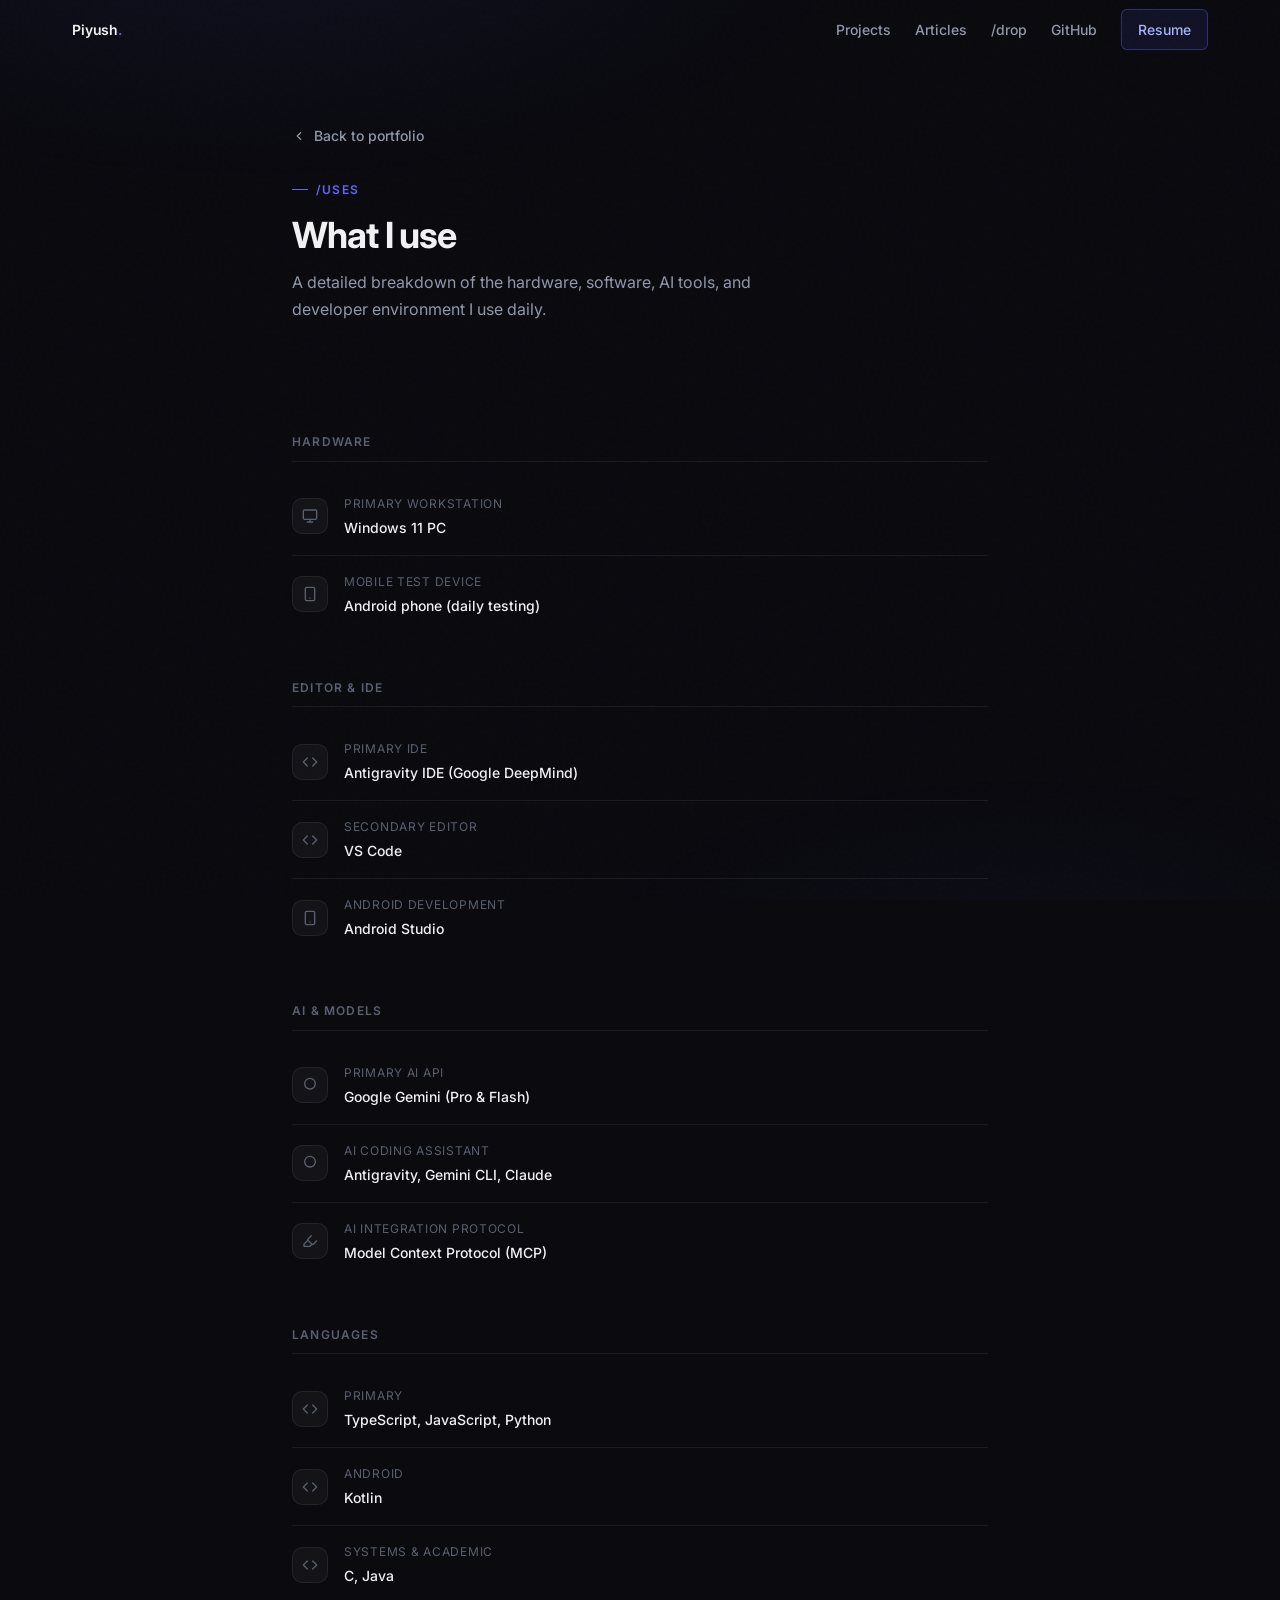
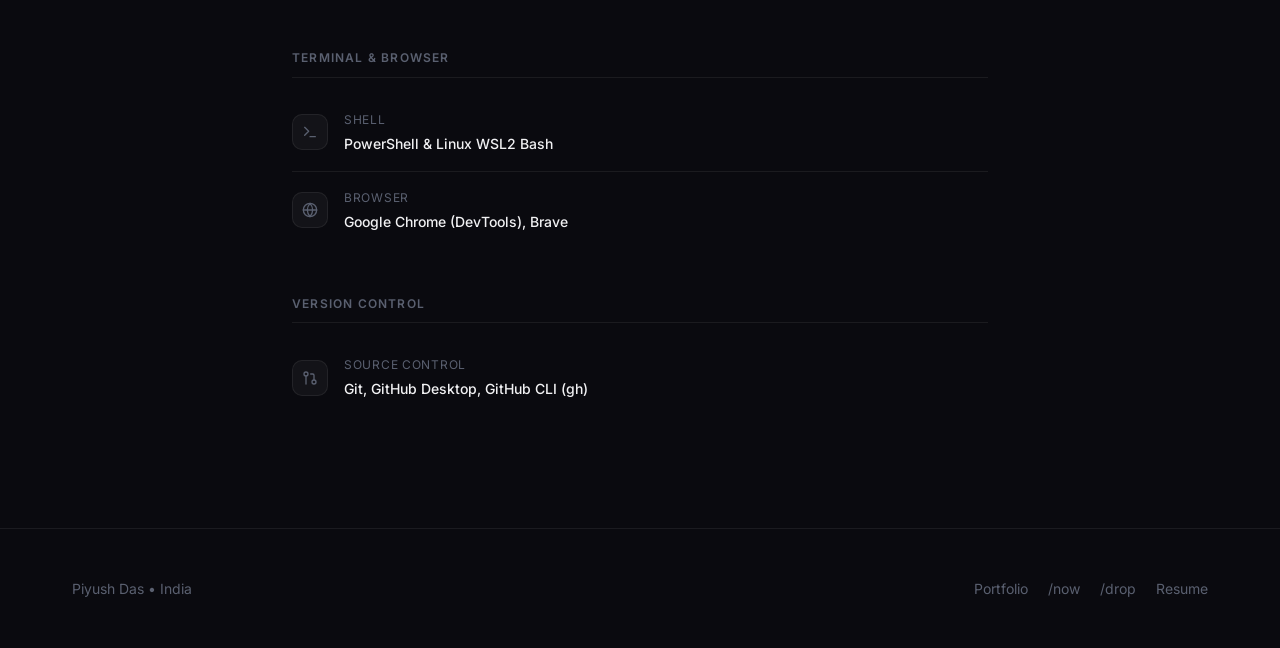
<file: uses.html>
<!DOCTYPE html>
<html lang="en">
<head>
  <meta charset="UTF-8">
  <meta name="viewport" content="width=device-width, initial-scale=1.0">
  <title>Uses — Piyush Das</title>
  <meta name="description" content="Tools, software, hardware, AI models, and developer environment that Piyush Das uses daily for software engineering and AI development.">
  <link rel="canonical" href="https://piyushdas1624.github.io/uses.html">
  <meta name="theme-color" content="#0a0a0f">
  <link rel="icon" type="image/png" href="https://avatars.githubusercontent.com/u/92461717?v=4">
  <link rel="preconnect" href="https://fonts.googleapis.com">
  <link rel="preconnect" href="https://fonts.gstatic.com" crossorigin>
  <link href="https://fonts.googleapis.com/css2?family=Inter:wght@300;400;500;600;700&display=swap" rel="stylesheet">
  <link rel="stylesheet" href="style.css">
</head>
<body>
  <div class="bg-grain" aria-hidden="true"></div>
  <div class="bg-gradient" aria-hidden="true"></div>

  <nav class="nav scrolled" role="navigation" aria-label="Main navigation" id="main-nav">
    <div class="nav-inner">
      <a href="index.html" class="nav-logo" aria-label="Back to portfolio">Piyush<span>.</span></a>
      <div class="nav-links">
        <a href="index.html#projects" class="nav-link">Projects</a>
        <a href="articles.html" class="nav-link">Articles</a>
        <a href="drop.html" class="nav-link" rel="nofollow">/drop</a>
        <a href="https://github.com/Piyushdas1624" class="nav-link" target="_blank" rel="noopener noreferrer">GitHub</a>
        <a href="resume.html" class="nav-cta">Resume</a>
      </div>
    </div>
  </nav>

  <main style="padding-top: calc(var(--nav-height) + var(--space-16));">
    <div class="container" style="max-width: 760px;">
      <a href="index.html" class="back-link reveal">
        <svg width="14" height="14" viewBox="0 0 24 24" fill="none" stroke="currentColor" stroke-width="2" stroke-linecap="round" stroke-linejoin="round" aria-hidden="true"><path d="m15 18-6-6 6-6"/></svg>
        Back to portfolio
      </a>

      <div class="section-header reveal">
        <div class="eyebrow">/uses</div>
        <h1 class="section-title" style="font-size: clamp(var(--text-2xl), 4vw, var(--text-4xl)); letter-spacing: -0.03em;">What I use</h1>
        <p class="section-desc">A detailed breakdown of the hardware, software, AI tools, and developer environment I use daily.</p>
      </div>

      <div class="section-sm">

        <!-- Hardware -->
        <div class="uses-section reveal">
          <h2 class="uses-section-title">Hardware</h2>
          <div class="uses-list" role="list">
            <div class="uses-item" role="listitem">
              <div class="uses-icon" aria-hidden="true">
                <svg width="16" height="16" viewBox="0 0 24 24" fill="none" stroke="currentColor" stroke-width="2" stroke-linecap="round" stroke-linejoin="round"><rect width="20" height="14" x="2" y="3" rx="2"/><line x1="8" x2="16" y1="21" y2="21"/><line x1="12" x2="12" y1="17" y2="21"/></svg>
              </div>
              <div>
                <p class="uses-label">Primary workstation</p>
                <p class="uses-value">Windows 11 PC</p>
              </div>
            </div>
            <div class="uses-item" role="listitem">
              <div class="uses-icon" aria-hidden="true">
                <svg width="16" height="16" viewBox="0 0 24 24" fill="none" stroke="currentColor" stroke-width="2" stroke-linecap="round" stroke-linejoin="round"><rect width="14" height="20" x="5" y="2" rx="2" ry="2"/><path d="M12 18h.01"/></svg>
              </div>
              <div>
                <p class="uses-label">Mobile test device</p>
                <p class="uses-value">Android phone (daily testing)</p>
              </div>
            </div>
          </div>
        </div>

        <!-- Editor & IDE -->
        <div class="uses-section reveal reveal-delay-1">
          <h2 class="uses-section-title">Editor &amp; IDE</h2>
          <div class="uses-list" role="list">
            <div class="uses-item" role="listitem">
              <div class="uses-icon" aria-hidden="true">
                <svg width="16" height="16" viewBox="0 0 24 24" fill="none" stroke="currentColor" stroke-width="2" stroke-linecap="round" stroke-linejoin="round"><polyline points="16 18 22 12 16 6"/><polyline points="8 6 2 12 8 18"/></svg>
              </div>
              <div>
                <p class="uses-label">Primary IDE</p>
                <p class="uses-value">Antigravity IDE (Google DeepMind)</p>
              </div>
            </div>
            <div class="uses-item" role="listitem">
              <div class="uses-icon" aria-hidden="true">
                <svg width="16" height="16" viewBox="0 0 24 24" fill="none" stroke="currentColor" stroke-width="2" stroke-linecap="round" stroke-linejoin="round"><polyline points="16 18 22 12 16 6"/><polyline points="8 6 2 12 8 18"/></svg>
              </div>
              <div>
                <p class="uses-label">Secondary editor</p>
                <p class="uses-value">VS Code</p>
              </div>
            </div>
            <div class="uses-item" role="listitem">
              <div class="uses-icon" aria-hidden="true">
                <svg width="16" height="16" viewBox="0 0 24 24" fill="none" stroke="currentColor" stroke-width="2" stroke-linecap="round" stroke-linejoin="round"><rect width="14" height="20" x="5" y="2" rx="2" ry="2"/><path d="M12 18h.01"/></svg>
              </div>
              <div>
                <p class="uses-label">Android development</p>
                <p class="uses-value">Android Studio</p>
              </div>
            </div>
          </div>
        </div>

        <!-- AI Tools -->
        <div class="uses-section reveal reveal-delay-2">
          <h2 class="uses-section-title">AI &amp; Models</h2>
          <div class="uses-list" role="list">
            <div class="uses-item" role="listitem">
              <div class="uses-icon" aria-hidden="true">
                <svg width="16" height="16" viewBox="0 0 24 24" fill="none" stroke="currentColor" stroke-width="2" stroke-linecap="round" stroke-linejoin="round"><path d="M12 2a8 8 0 0 1 8 8 8 8 0 0 1-8 8 8 8 0 0 1-8-8 8 8 0 0 1 8-8z"/></svg>
              </div>
              <div>
                <p class="uses-label">Primary AI API</p>
                <p class="uses-value">Google Gemini (Pro &amp; Flash)</p>
              </div>
            </div>
            <div class="uses-item" role="listitem">
              <div class="uses-icon" aria-hidden="true">
                <svg width="16" height="16" viewBox="0 0 24 24" fill="none" stroke="currentColor" stroke-width="2" stroke-linecap="round" stroke-linejoin="round"><path d="M12 2a8 8 0 0 1 8 8 8 8 0 0 1-8 8 8 8 0 0 1-8-8 8 8 0 0 1 8-8z"/></svg>
              </div>
              <div>
                <p class="uses-label">AI coding assistant</p>
                <p class="uses-value">Antigravity, Gemini CLI, Claude</p>
              </div>
            </div>
            <div class="uses-item" role="listitem">
              <div class="uses-icon" aria-hidden="true">
                <svg width="16" height="16" viewBox="0 0 24 24" fill="none" stroke="currentColor" stroke-width="2" stroke-linecap="round" stroke-linejoin="round"><path d="m9 11-6 6v3h9l3-3"/><path d="m22 12-4.6 4.6a2 2 0 0 1-2.8 0l-5.2-5.2a2 2 0 0 1 0-2.8L14 4"/></svg>
              </div>
              <div>
                <p class="uses-label">AI integration protocol</p>
                <p class="uses-value">Model Context Protocol (MCP)</p>
              </div>
            </div>
          </div>
        </div>

        <!-- Languages -->
        <div class="uses-section reveal reveal-delay-3">
          <h2 class="uses-section-title">Languages</h2>
          <div class="uses-list" role="list">
            <div class="uses-item" role="listitem">
              <div class="uses-icon" aria-hidden="true">
                <svg width="16" height="16" viewBox="0 0 24 24" fill="none" stroke="currentColor" stroke-width="2" stroke-linecap="round" stroke-linejoin="round"><polyline points="16 18 22 12 16 6"/><polyline points="8 6 2 12 8 18"/></svg>
              </div>
              <div>
                <p class="uses-label">Primary</p>
                <p class="uses-value">TypeScript, JavaScript, Python</p>
              </div>
            </div>
            <div class="uses-item" role="listitem">
              <div class="uses-icon" aria-hidden="true">
                <svg width="16" height="16" viewBox="0 0 24 24" fill="none" stroke="currentColor" stroke-width="2" stroke-linecap="round" stroke-linejoin="round"><polyline points="16 18 22 12 16 6"/><polyline points="8 6 2 12 8 18"/></svg>
              </div>
              <div>
                <p class="uses-label">Android</p>
                <p class="uses-value">Kotlin</p>
              </div>
            </div>
            <div class="uses-item" role="listitem">
              <div class="uses-icon" aria-hidden="true">
                <svg width="16" height="16" viewBox="0 0 24 24" fill="none" stroke="currentColor" stroke-width="2" stroke-linecap="round" stroke-linejoin="round"><polyline points="16 18 22 12 16 6"/><polyline points="8 6 2 12 8 18"/></svg>
              </div>
              <div>
                <p class="uses-label">Systems &amp; academic</p>
                <p class="uses-value">C, Java</p>
              </div>
            </div>
          </div>
        </div>

        <!-- Terminal & Browser -->
        <div class="uses-section reveal">
          <h2 class="uses-section-title">Terminal &amp; Browser</h2>
          <div class="uses-list" role="list">
            <div class="uses-item" role="listitem">
              <div class="uses-icon" aria-hidden="true">
                <svg width="16" height="16" viewBox="0 0 24 24" fill="none" stroke="currentColor" stroke-width="2" stroke-linecap="round" stroke-linejoin="round"><polyline points="4 17 10 11 4 5"/><line x1="12" x2="20" y1="19" y2="19"/></svg>
              </div>
              <div>
                <p class="uses-label">Shell</p>
                <p class="uses-value">PowerShell &amp; Linux WSL2 Bash</p>
              </div>
            </div>
            <div class="uses-item" role="listitem">
              <div class="uses-icon" aria-hidden="true">
                <svg width="16" height="16" viewBox="0 0 24 24" fill="none" stroke="currentColor" stroke-width="2" stroke-linecap="round" stroke-linejoin="round"><circle cx="12" cy="12" r="10"/><line x1="2" x2="22" y1="12" y2="12"/><path d="M12 2a15.3 15.3 0 0 1 4 10 15.3 15.3 0 0 1-4 10 15.3 15.3 0 0 1-4-10 15.3 15.3 0 0 1 4-10z"/></svg>
              </div>
              <div>
                <p class="uses-label">Browser</p>
                <p class="uses-value">Google Chrome (DevTools), Brave</p>
              </div>
            </div>
          </div>
        </div>

        <!-- Version Control -->
        <div class="uses-section reveal reveal-delay-1">
          <h2 class="uses-section-title">Version Control</h2>
          <div class="uses-list" role="list">
            <div class="uses-item" role="listitem">
              <div class="uses-icon" aria-hidden="true">
                <svg width="16" height="16" viewBox="0 0 24 24" fill="none" stroke="currentColor" stroke-width="2" stroke-linecap="round" stroke-linejoin="round"><circle cx="18" cy="18" r="3"/><circle cx="6" cy="6" r="3"/><path d="M13 6h3a2 2 0 0 1 2 2v7"/><line x1="6" x2="6" y1="9" y2="21"/></svg>
              </div>
              <div>
                <p class="uses-label">Source control</p>
                <p class="uses-value">Git, GitHub Desktop, GitHub CLI (gh)</p>
              </div>
            </div>
          </div>
        </div>

      </div>
    </div>
  </main>

  <footer class="footer">
    <div class="container">
      <div class="footer-inner">
        <p>Piyush Das &bull; India</p>
        <nav class="footer-links" aria-label="Footer links">
          <a href="index.html" class="footer-link">Portfolio</a>
          <a href="now.html" class="footer-link">/now</a>
          <a href="drop.html" class="footer-link" rel="nofollow">/drop</a>
          <a href="resume.html" class="footer-link">Resume</a>
        </nav>
      </div>
    </div>
  </footer>

  <script src="script.js"></script>
</body>
</html>
</file>
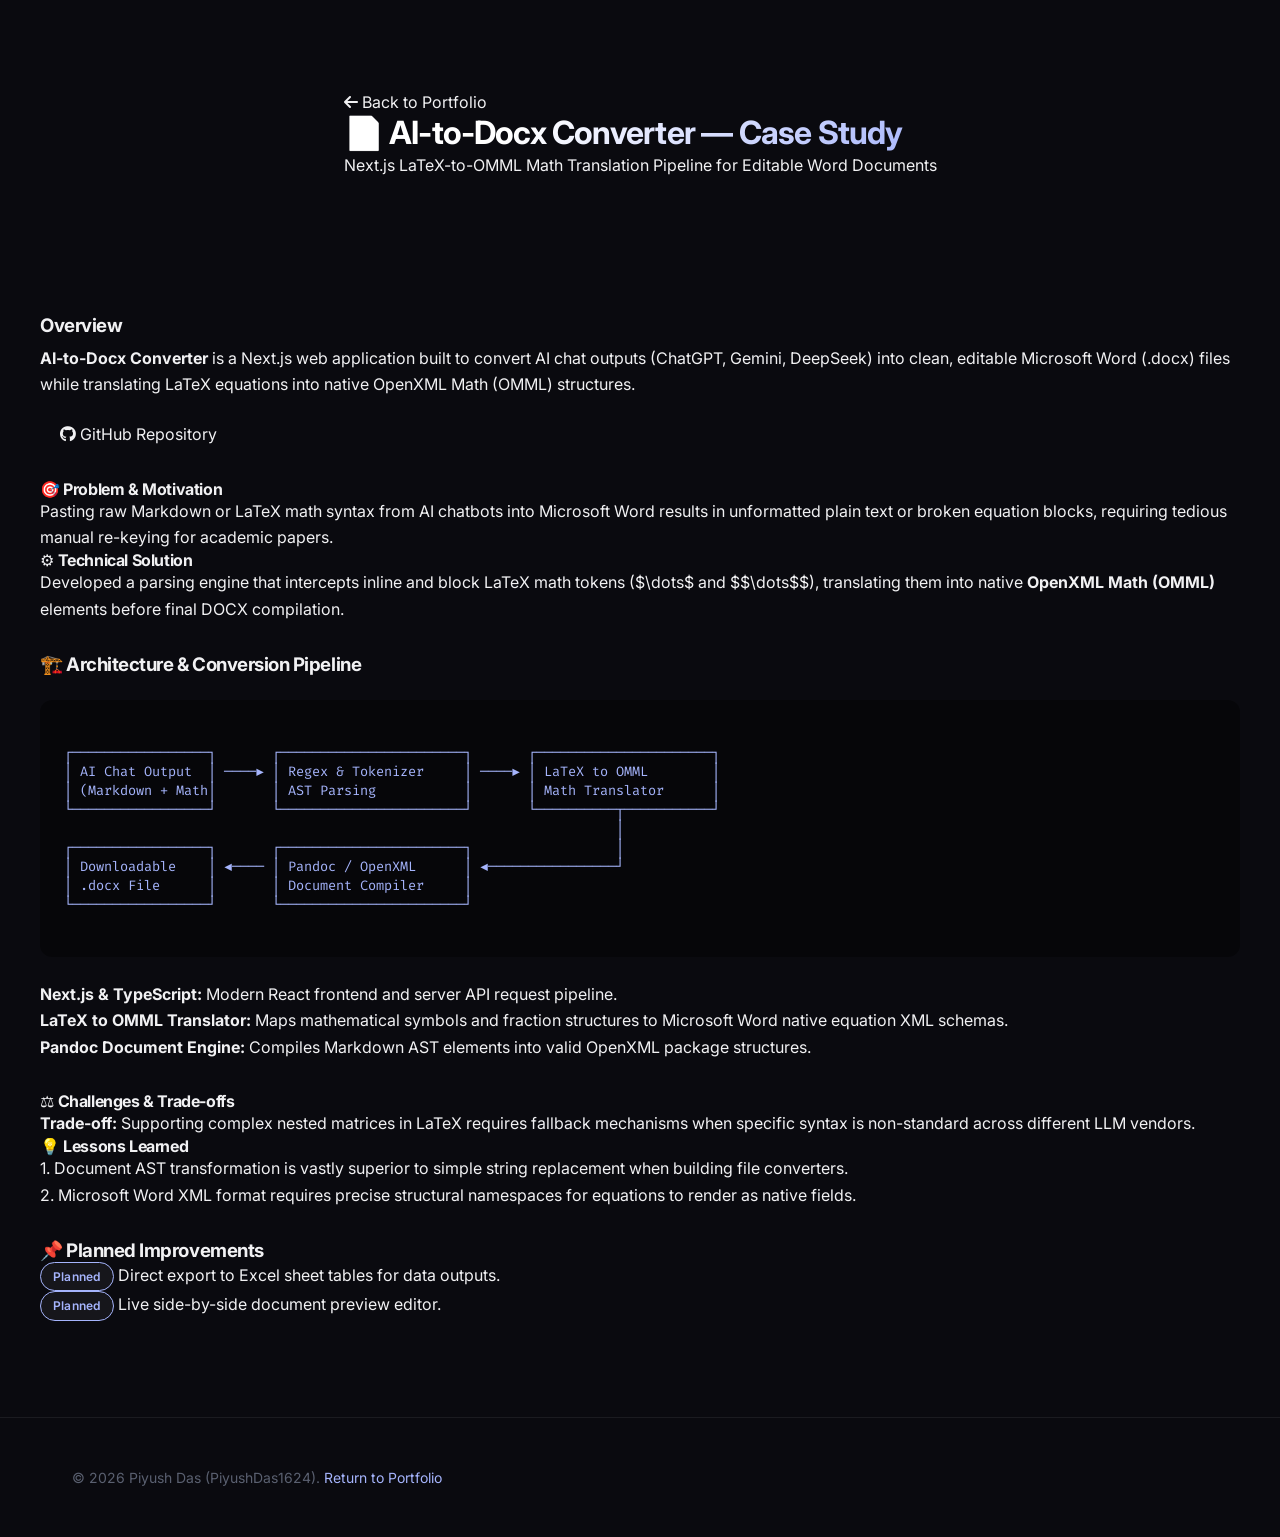
<file: projects/ai-docx.html>
<!DOCTYPE html>
<html lang="en">
<head>
    <meta charset="UTF-8">
    <meta name="viewport" content="width=device-width, initial-scale=1.0">
    <title>AI-to-Docx Converter Case Study — LaTeX to OMML Translation | Piyush Das</title>
    <meta name="description" content="Technical Case Study on AI-to-Docx Converter: Next.js application translating AI markdown and LaTeX output into native Microsoft Word editable equations.">
    <link rel="canonical" href="https://piyushdas1624.github.io/projects/ai-docx.html">
    <link rel="stylesheet" href="../style.css">
    <link rel="stylesheet" href="https://cdnjs.cloudflare.com/ajax/libs/font-awesome/6.4.0/css/all.min.css">
    <link href="https://fonts.googleapis.com/css2?family=Inter:wght@300;400;500;600&family=Outfit:wght@400;600;700;800&family=Fira+Code:wght@400;500&display=swap" rel="stylesheet">
    <style>
        .diagram-box {
            background: rgba(0, 0, 0, 0.4);
            border: 1px solid var(--glass-border);
            border-radius: 12px;
            padding: 1.5rem;
            font-family: 'Fira Code', monospace;
            font-size: 0.85rem;
            color: #a5b4fc;
            overflow-x: auto;
            white-space: pre;
            line-height: 1.4;
            margin: 1.5rem 0;
        }
    </style>
</head>
<body>
    <div class="noise-overlay"></div>
    <div class="bg-orb orb-1"></div>

    <header class="section hero" style="min-height: 35vh; padding-top: 3rem;">
        <div class="container">
            <a href="../index.html" class="link-btn" style="margin-bottom: 1.5rem;"><i class="fa-solid fa-arrow-left"></i> Back to Portfolio</a>
            <h1 class="gradient-text">📄 AI-to-Docx Converter — Case Study</h1>
            <p class="subtitle">Next.js LaTeX-to-OMML Math Translation Pipeline for Editable Word Documents</p>
        </div>
    </header>

    <main class="container section" style="padding-top: 0;">
        <div class="glass-card highlight-card" style="margin-bottom: 2rem;">
            <h3>Overview</h3>
            <p style="margin-top: 0.5rem; color: var(--color-text-muted);">
                <strong>AI-to-Docx Converter</strong> is a Next.js web application built to convert AI chat outputs (ChatGPT, Gemini, DeepSeek) into clean, editable Microsoft Word (.docx) files while translating LaTeX equations into native OpenXML Math (OMML) structures.
            </p>
            <div style="margin-top: 1.5rem; display: flex; gap: 1rem; flex-wrap: wrap;">
                <a href="https://github.com/Piyushdas1624/AI-to-Docx-Converter" target="_blank" rel="noopener" class="glass-btn" style="width: auto; padding: 0 1.25rem; gap: 0.5rem;">
                    <i class="fa-brands fa-github"></i> GitHub Repository
                </a>
            </div>
        </div>

        <div class="grid" style="margin-bottom: 2rem;">
            <div class="glass-card">
                <h4>🎯 Problem & Motivation</h4>
                <p>Pasting raw Markdown or LaTeX math syntax from AI chatbots into Microsoft Word results in unformatted plain text or broken equation blocks, requiring tedious manual re-keying for academic papers.</p>
            </div>
            <div class="glass-card">
                <h4>⚙️ Technical Solution</h4>
                <p>Developed a parsing engine that intercepts inline and block LaTeX math tokens ($\dots$ and $$\dots$$), translating them into native <strong>OpenXML Math (OMML)</strong> elements before final DOCX compilation.</p>
            </div>
        </div>

        <div class="glass-card" style="margin-bottom: 2rem;">
            <h3>🏗️ Architecture & Conversion Pipeline</h3>
            <div class="diagram-box">
┌─────────────────┐       ┌───────────────────────┐       ┌──────────────────────┐
│ AI Chat Output  │ ────► │ Regex & Tokenizer     │ ────► │ LaTeX to OMML        │
│ (Markdown + Math│       │ AST Parsing           │       │ Math Translator      │
└─────────────────┘       └───────────────────────┘       └──────────┬───────────┘
                                                                     │
┌─────────────────┐       ┌───────────────────────┐                  │
│ Downloadable    │ ◄──── │ Pandoc / OpenXML      │ ◄────────────────┘
│ .docx File      │       │ Document Compiler     │
└─────────────────┘       └───────────────────────┘
            </div>
            <ul class="interest-list">
                <li><strong>Next.js & TypeScript:</strong> Modern React frontend and server API request pipeline.</li>
                <li><strong>LaTeX to OMML Translator:</strong> Maps mathematical symbols and fraction structures to Microsoft Word native equation XML schemas.</li>
                <li><strong>Pandoc Document Engine:</strong> Compiles Markdown AST elements into valid OpenXML package structures.</li>
            </ul>
        </div>

        <div class="grid" style="margin-bottom: 2rem;">
            <div class="glass-card">
                <h4>⚖️ Challenges & Trade-offs</h4>
                <p><strong>Trade-off:</strong> Supporting complex nested matrices in LaTeX requires fallback mechanisms when specific syntax is non-standard across different LLM vendors.</p>
            </div>
            <div class="glass-card">
                <h4>💡 Lessons Learned</h4>
                <p>1. Document AST transformation is vastly superior to simple string replacement when building file converters.<br>
                2. Microsoft Word XML format requires precise structural namespaces for equations to render as native fields.</p>
            </div>
        </div>

        <div class="glass-card">
            <h3>📌 Planned Improvements</h3>
            <ul class="interest-list">
                <li><span class="badge" style="background: rgba(255,255,255,0.05); color: #a5b4fc;">Planned</span> Direct export to Excel sheet tables for data outputs.</li>
                <li><span class="badge" style="background: rgba(255,255,255,0.05); color: #a5b4fc;">Planned</span> Live side-by-side document preview editor.</li>
            </ul>
        </div>
    </main>

    <footer class="footer">
        <div class="container">
            <p>&copy; 2026 Piyush Das (PiyushDas1624). <a href="../index.html" style="color: #a5b4fc;">Return to Portfolio</a></p>
        </div>
    </footer>
</body>
</html>
</file>
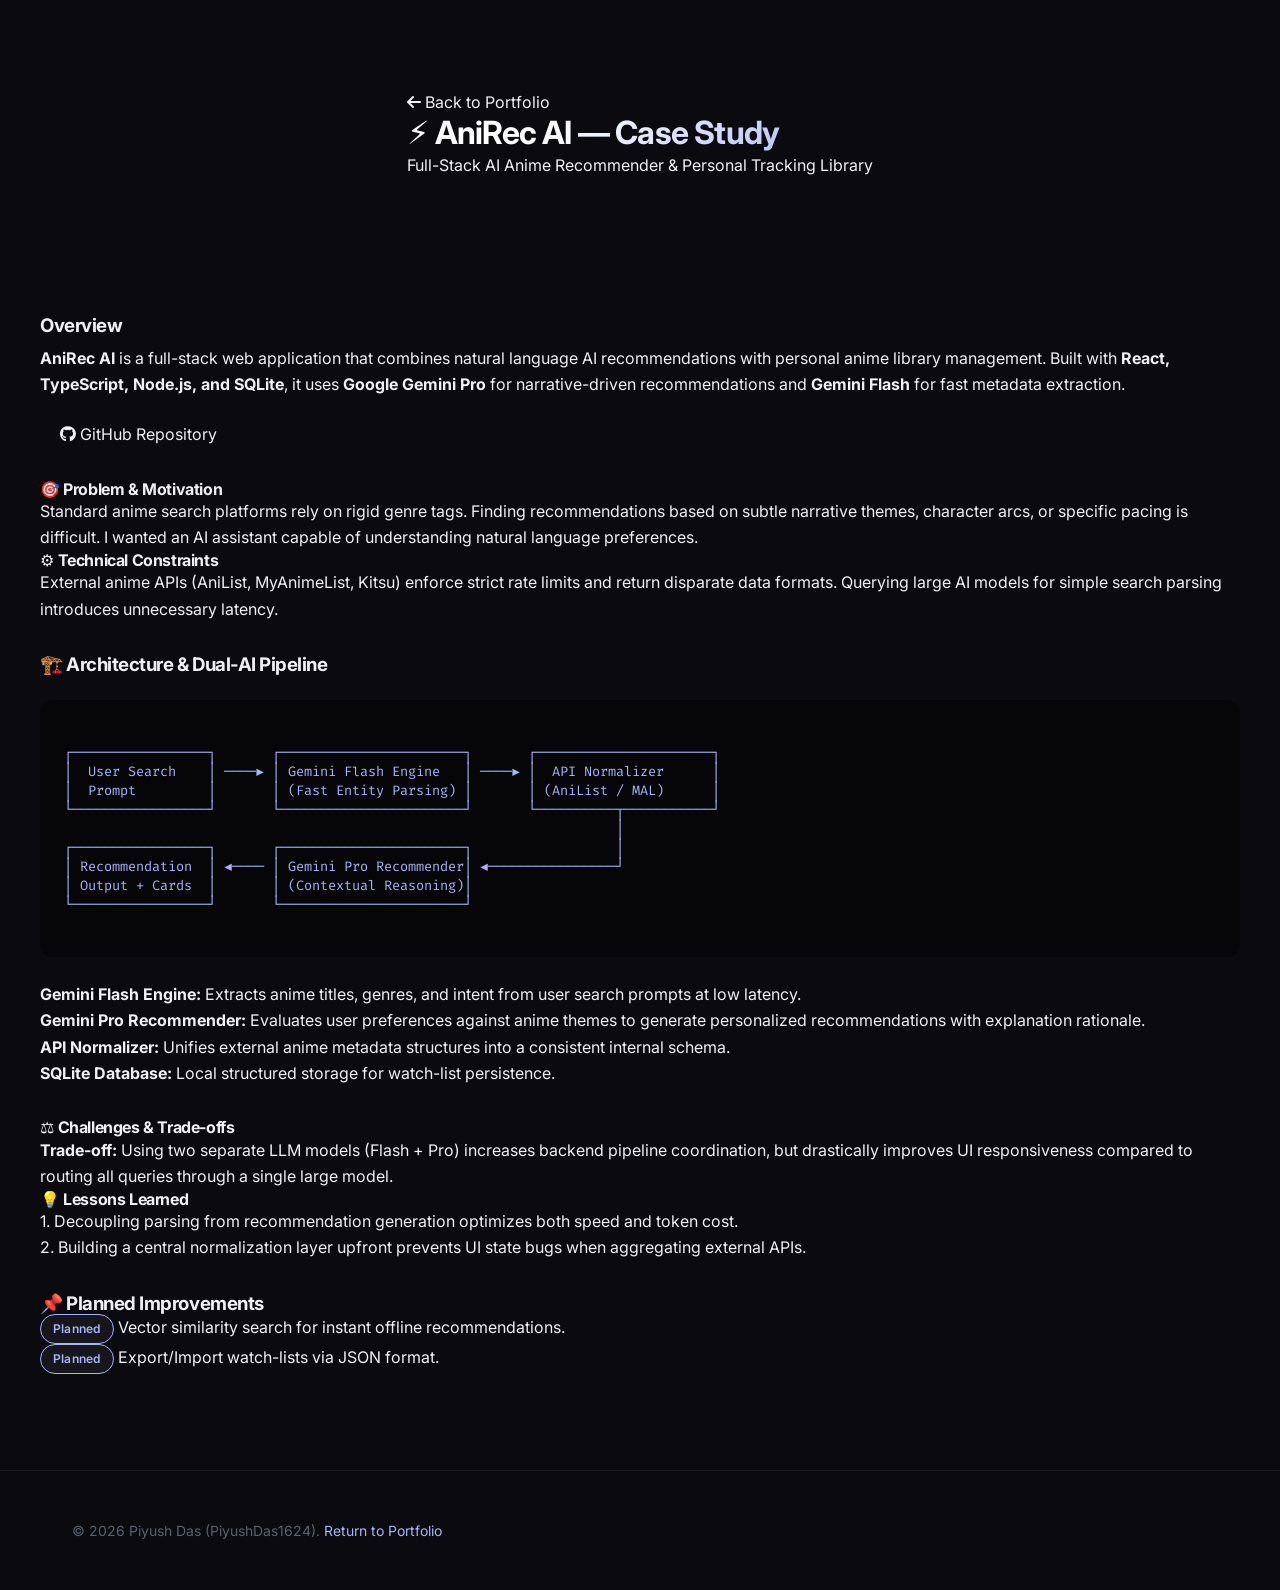
<file: projects/anirec.html>
<!DOCTYPE html>
<html lang="en">
<head>
    <meta charset="UTF-8">
    <meta name="viewport" content="width=device-width, initial-scale=1.0">
    <title>AniRec AI Case Study — Dual Gemini Engine & Anime Sync | Piyush Das</title>
    <meta name="description" content="Technical Case Study on AniRec AI: Full-Stack AI anime recommendation platform orchestrating Google Gemini Pro, Gemini Flash, React, Node.js, and SQLite.">
    <link rel="canonical" href="https://piyushdas1624.github.io/projects/anirec.html">
    <link rel="stylesheet" href="../style.css">
    <link rel="stylesheet" href="https://cdnjs.cloudflare.com/ajax/libs/font-awesome/6.4.0/css/all.min.css">
    <link href="https://fonts.googleapis.com/css2?family=Inter:wght@300;400;500;600&family=Outfit:wght@400;600;700;800&family=Fira+Code:wght@400;500&display=swap" rel="stylesheet">
    <style>
        .diagram-box {
            background: rgba(0, 0, 0, 0.4);
            border: 1px solid var(--glass-border);
            border-radius: 12px;
            padding: 1.5rem;
            font-family: 'Fira Code', monospace;
            font-size: 0.85rem;
            color: #a5b4fc;
            overflow-x: auto;
            white-space: pre;
            line-height: 1.4;
            margin: 1.5rem 0;
        }
    </style>
</head>
<body>
    <div class="noise-overlay"></div>
    <div class="bg-orb orb-1"></div>
    <div class="bg-orb orb-2"></div>

    <header class="section hero" style="min-height: 35vh; padding-top: 3rem;">
        <div class="container">
            <a href="../index.html" class="link-btn" style="margin-bottom: 1.5rem;"><i class="fa-solid fa-arrow-left"></i> Back to Portfolio</a>
            <h1 class="gradient-text">⚡ AniRec AI — Case Study</h1>
            <p class="subtitle">Full-Stack AI Anime Recommender & Personal Tracking Library</p>
        </div>
    </header>

    <main class="container section" style="padding-top: 0;">
        <!-- Overview -->
        <div class="glass-card highlight-card" style="margin-bottom: 2rem;">
            <h3>Overview</h3>
            <p style="margin-top: 0.5rem; color: var(--color-text-muted);">
                <strong>AniRec AI</strong> is a full-stack web application that combines natural language AI recommendations with personal anime library management. Built with <strong>React, TypeScript, Node.js, and SQLite</strong>, it uses <strong>Google Gemini Pro</strong> for narrative-driven recommendations and <strong>Gemini Flash</strong> for fast metadata extraction.
            </p>
            <div style="margin-top: 1.5rem; display: flex; gap: 1rem; flex-wrap: wrap;">
                <a href="https://github.com/Piyushdas1624/AniRec" target="_blank" rel="noopener" class="glass-btn" style="width: auto; padding: 0 1.25rem; gap: 0.5rem;">
                    <i class="fa-brands fa-github"></i> GitHub Repository
                </a>
            </div>
        </div>

        <!-- Problem & Constraints Grid -->
        <div class="grid" style="margin-bottom: 2rem;">
            <div class="glass-card">
                <h4>🎯 Problem & Motivation</h4>
                <p>Standard anime search platforms rely on rigid genre tags. Finding recommendations based on subtle narrative themes, character arcs, or specific pacing is difficult. I wanted an AI assistant capable of understanding natural language preferences.</p>
            </div>
            <div class="glass-card">
                <h4>⚙️ Technical Constraints</h4>
                <p>External anime APIs (AniList, MyAnimeList, Kitsu) enforce strict rate limits and return disparate data formats. Querying large AI models for simple search parsing introduces unnecessary latency.</p>
            </div>
        </div>

        <!-- Architecture & Diagram -->
        <div class="glass-card" style="margin-bottom: 2rem;">
            <h3>🏗️ Architecture & Dual-AI Pipeline</h3>
            <div class="diagram-box">
┌─────────────────┐       ┌───────────────────────┐       ┌──────────────────────┐
│  User Search    │ ────► │ Gemini Flash Engine   │ ────► │  API Normalizer      │
│  Prompt         │       │ (Fast Entity Parsing) │       │ (AniList / MAL)      │
└─────────────────┘       └───────────────────────┘       └──────────┬───────────┘
                                                                     │
┌─────────────────┐       ┌───────────────────────┐                  │
│ Recommendation  │ ◄──── │ Gemini Pro Recommender│ ◄────────────────┘
│ Output + Cards  │       │ (Contextual Reasoning)│
└─────────────────┘       └───────────────────────┘
            </div>
            <ul class="interest-list">
                <li><strong>Gemini Flash Engine:</strong> Extracts anime titles, genres, and intent from user search prompts at low latency.</li>
                <li><strong>Gemini Pro Recommender:</strong> Evaluates user preferences against anime themes to generate personalized recommendations with explanation rationale.</li>
                <li><strong>API Normalizer:</strong> Unifies external anime metadata structures into a consistent internal schema.</li>
                <li><strong>SQLite Database:</strong> Local structured storage for watch-list persistence.</li>
            </ul>
        </div>

        <!-- Challenges & Trade-offs -->
        <div class="grid" style="margin-bottom: 2rem;">
            <div class="glass-card">
                <h4>⚖️ Challenges & Trade-offs</h4>
                <p><strong>Trade-off:</strong> Using two separate LLM models (Flash + Pro) increases backend pipeline coordination, but drastically improves UI responsiveness compared to routing all queries through a single large model.</p>
            </div>
            <div class="glass-card">
                <h4>💡 Lessons Learned</h4>
                <p>1. Decoupling parsing from recommendation generation optimizes both speed and token cost.<br>
                2. Building a central normalization layer upfront prevents UI state bugs when aggregating external APIs.</p>
            </div>
        </div>

        <!-- Future Improvements -->
        <div class="glass-card">
            <h3>📌 Planned Improvements</h3>
            <ul class="interest-list">
                <li><span class="badge" style="background: rgba(255,255,255,0.05); color: #a5b4fc;">Planned</span> Vector similarity search for instant offline recommendations.</li>
                <li><span class="badge" style="background: rgba(255,255,255,0.05); color: #a5b4fc;">Planned</span> Export/Import watch-lists via JSON format.</li>
            </ul>
        </div>
    </main>

    <footer class="footer">
        <div class="container">
            <p>&copy; 2026 Piyush Das (PiyushDas1624). <a href="../index.html" style="color: #a5b4fc;">Return to Portfolio</a></p>
        </div>
    </footer>
</body>
</html>
</file>
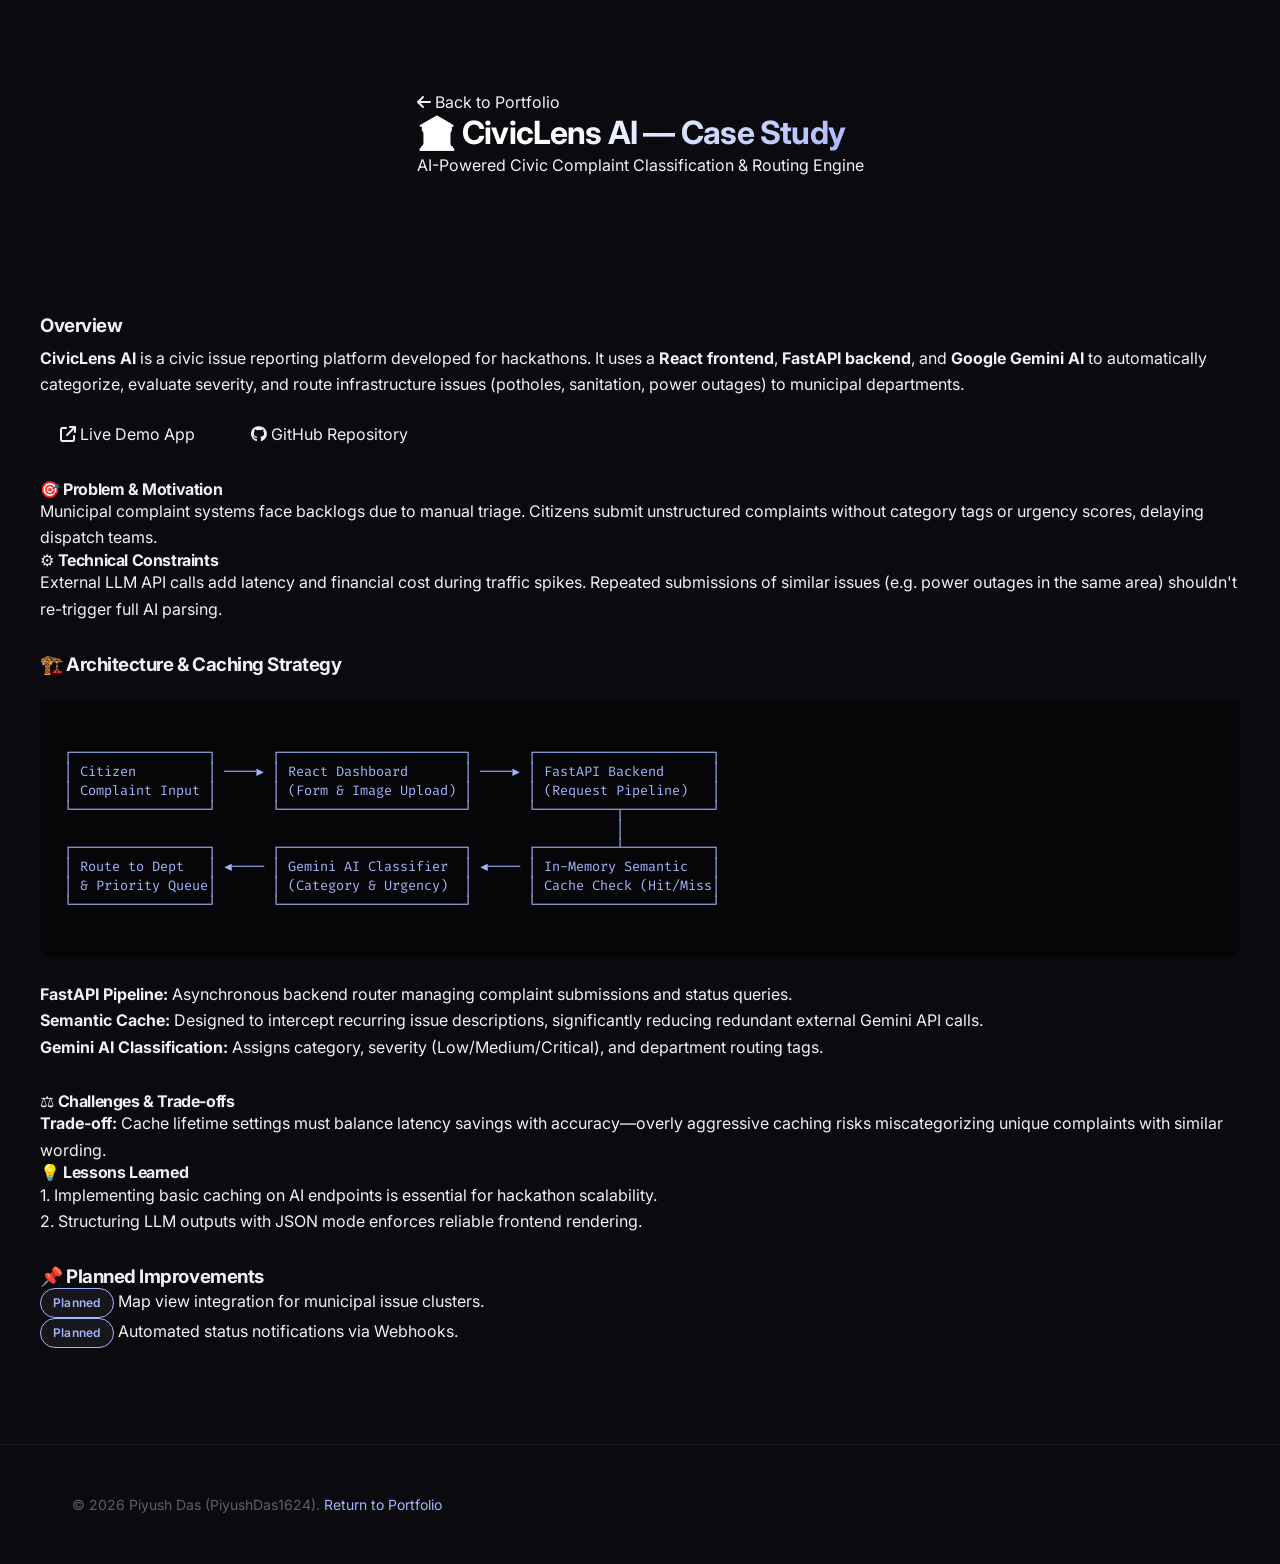
<file: projects/civiclens.html>
<!DOCTYPE html>
<html lang="en">
<head>
    <meta charset="UTF-8">
    <meta name="viewport" content="width=device-width, initial-scale=1.0">
    <title>CivicLens AI Case Study — AI Civic Triage & Caching Pipeline | Piyush Das</title>
    <meta name="description" content="Technical Case Study on CivicLens AI: AI-powered civic complaint reporting platform using React, FastAPI, and Gemini AI with intelligent semantic caching.">
    <link rel="canonical" href="https://piyushdas1624.github.io/projects/civiclens.html">
    <link rel="stylesheet" href="../style.css">
    <link rel="stylesheet" href="https://cdnjs.cloudflare.com/ajax/libs/font-awesome/6.4.0/css/all.min.css">
    <link href="https://fonts.googleapis.com/css2?family=Inter:wght@300;400;500;600&family=Outfit:wght@400;600;700;800&family=Fira+Code:wght@400;500&display=swap" rel="stylesheet">
    <style>
        .diagram-box {
            background: rgba(0, 0, 0, 0.4);
            border: 1px solid var(--glass-border);
            border-radius: 12px;
            padding: 1.5rem;
            font-family: 'Fira Code', monospace;
            font-size: 0.85rem;
            color: #a5b4fc;
            overflow-x: auto;
            white-space: pre;
            line-height: 1.4;
            margin: 1.5rem 0;
        }
    </style>
</head>
<body>
    <div class="noise-overlay"></div>
    <div class="bg-orb orb-1"></div>
    <div class="bg-orb orb-3"></div>

    <header class="section hero" style="min-height: 35vh; padding-top: 3rem;">
        <div class="container">
            <a href="../index.html" class="link-btn" style="margin-bottom: 1.5rem;"><i class="fa-solid fa-arrow-left"></i> Back to Portfolio</a>
            <h1 class="gradient-text">🏛️ CivicLens AI — Case Study</h1>
            <p class="subtitle">AI-Powered Civic Complaint Classification & Routing Engine</p>
        </div>
    </header>

    <main class="container section" style="padding-top: 0;">
        <div class="glass-card highlight-card" style="margin-bottom: 2rem;">
            <h3>Overview</h3>
            <p style="margin-top: 0.5rem; color: var(--color-text-muted);">
                <strong>CivicLens AI</strong> is a civic issue reporting platform developed for hackathons. It uses a <strong>React frontend</strong>, <strong>FastAPI backend</strong>, and <strong>Google Gemini AI</strong> to automatically categorize, evaluate severity, and route infrastructure issues (potholes, sanitation, power outages) to municipal departments.
            </p>
            <div style="margin-top: 1.5rem; display: flex; gap: 1rem; flex-wrap: wrap;">
                <a href="https://civiclens-ai-one.vercel.app" target="_blank" rel="noopener" class="glass-btn" style="width: auto; padding: 0 1.25rem; gap: 0.5rem;">
                    <i class="fa-solid fa-arrow-up-right-from-square"></i> Live Demo App
                </a>
                <a href="https://github.com/Piyushdas1624/civiclens-ai" target="_blank" rel="noopener" class="glass-btn" style="width: auto; padding: 0 1.25rem; gap: 0.5rem;">
                    <i class="fa-brands fa-github"></i> GitHub Repository
                </a>
            </div>
        </div>

        <div class="grid" style="margin-bottom: 2rem;">
            <div class="glass-card">
                <h4>🎯 Problem & Motivation</h4>
                <p>Municipal complaint systems face backlogs due to manual triage. Citizens submit unstructured complaints without category tags or urgency scores, delaying dispatch teams.</p>
            </div>
            <div class="glass-card">
                <h4>⚙️ Technical Constraints</h4>
                <p>External LLM API calls add latency and financial cost during traffic spikes. Repeated submissions of similar issues (e.g. power outages in the same area) shouldn't re-trigger full AI parsing.</p>
            </div>
        </div>

        <div class="glass-card" style="margin-bottom: 2rem;">
            <h3>🏗️ Architecture & Caching Strategy</h3>
            <div class="diagram-box">
┌─────────────────┐       ┌───────────────────────┐       ┌──────────────────────┐
│ Citizen         │ ────► │ React Dashboard       │ ────► │ FastAPI Backend      │
│ Complaint Input │       │ (Form & Image Upload) │       │ (Request Pipeline)   │
└─────────────────┘       └───────────────────────┘       └──────────┬───────────┘
                                                                     │
┌─────────────────┐       ┌───────────────────────┐       ┌──────────┴───────────┐
│ Route to Dept   │ ◄──── │ Gemini AI Classifier  │ ◄──── │ In-Memory Semantic   │
│ & Priority Queue│       │ (Category & Urgency)  │       │ Cache Check (Hit/Miss│
└─────────────────┘       └───────────────────────┘       └──────────────────────┘
            </div>
            <ul class="interest-list">
                <li><strong>FastAPI Pipeline:</strong> Asynchronous backend router managing complaint submissions and status queries.</li>
                <li><strong>Semantic Cache:</strong> Designed to intercept recurring issue descriptions, significantly reducing redundant external Gemini API calls.</li>
                <li><strong>Gemini AI Classification:</strong> Assigns category, severity (Low/Medium/Critical), and department routing tags.</li>
            </ul>
        </div>

        <div class="grid" style="margin-bottom: 2rem;">
            <div class="glass-card">
                <h4>⚖️ Challenges & Trade-offs</h4>
                <p><strong>Trade-off:</strong> Cache lifetime settings must balance latency savings with accuracy—overly aggressive caching risks miscategorizing unique complaints with similar wording.</p>
            </div>
            <div class="glass-card">
                <h4>💡 Lessons Learned</h4>
                <p>1. Implementing basic caching on AI endpoints is essential for hackathon scalability.<br>
                2. Structuring LLM outputs with JSON mode enforces reliable frontend rendering.</p>
            </div>
        </div>

        <div class="glass-card">
            <h3>📌 Planned Improvements</h3>
            <ul class="interest-list">
                <li><span class="badge" style="background: rgba(255,255,255,0.05); color: #a5b4fc;">Planned</span> Map view integration for municipal issue clusters.</li>
                <li><span class="badge" style="background: rgba(255,255,255,0.05); color: #a5b4fc;">Planned</span> Automated status notifications via Webhooks.</li>
            </ul>
        </div>
    </main>

    <footer class="footer">
        <div class="container">
            <p>&copy; 2026 Piyush Das (PiyushDas1624). <a href="../index.html" style="color: #a5b4fc;">Return to Portfolio</a></p>
        </div>
    </footer>
</body>
</html>
</file>
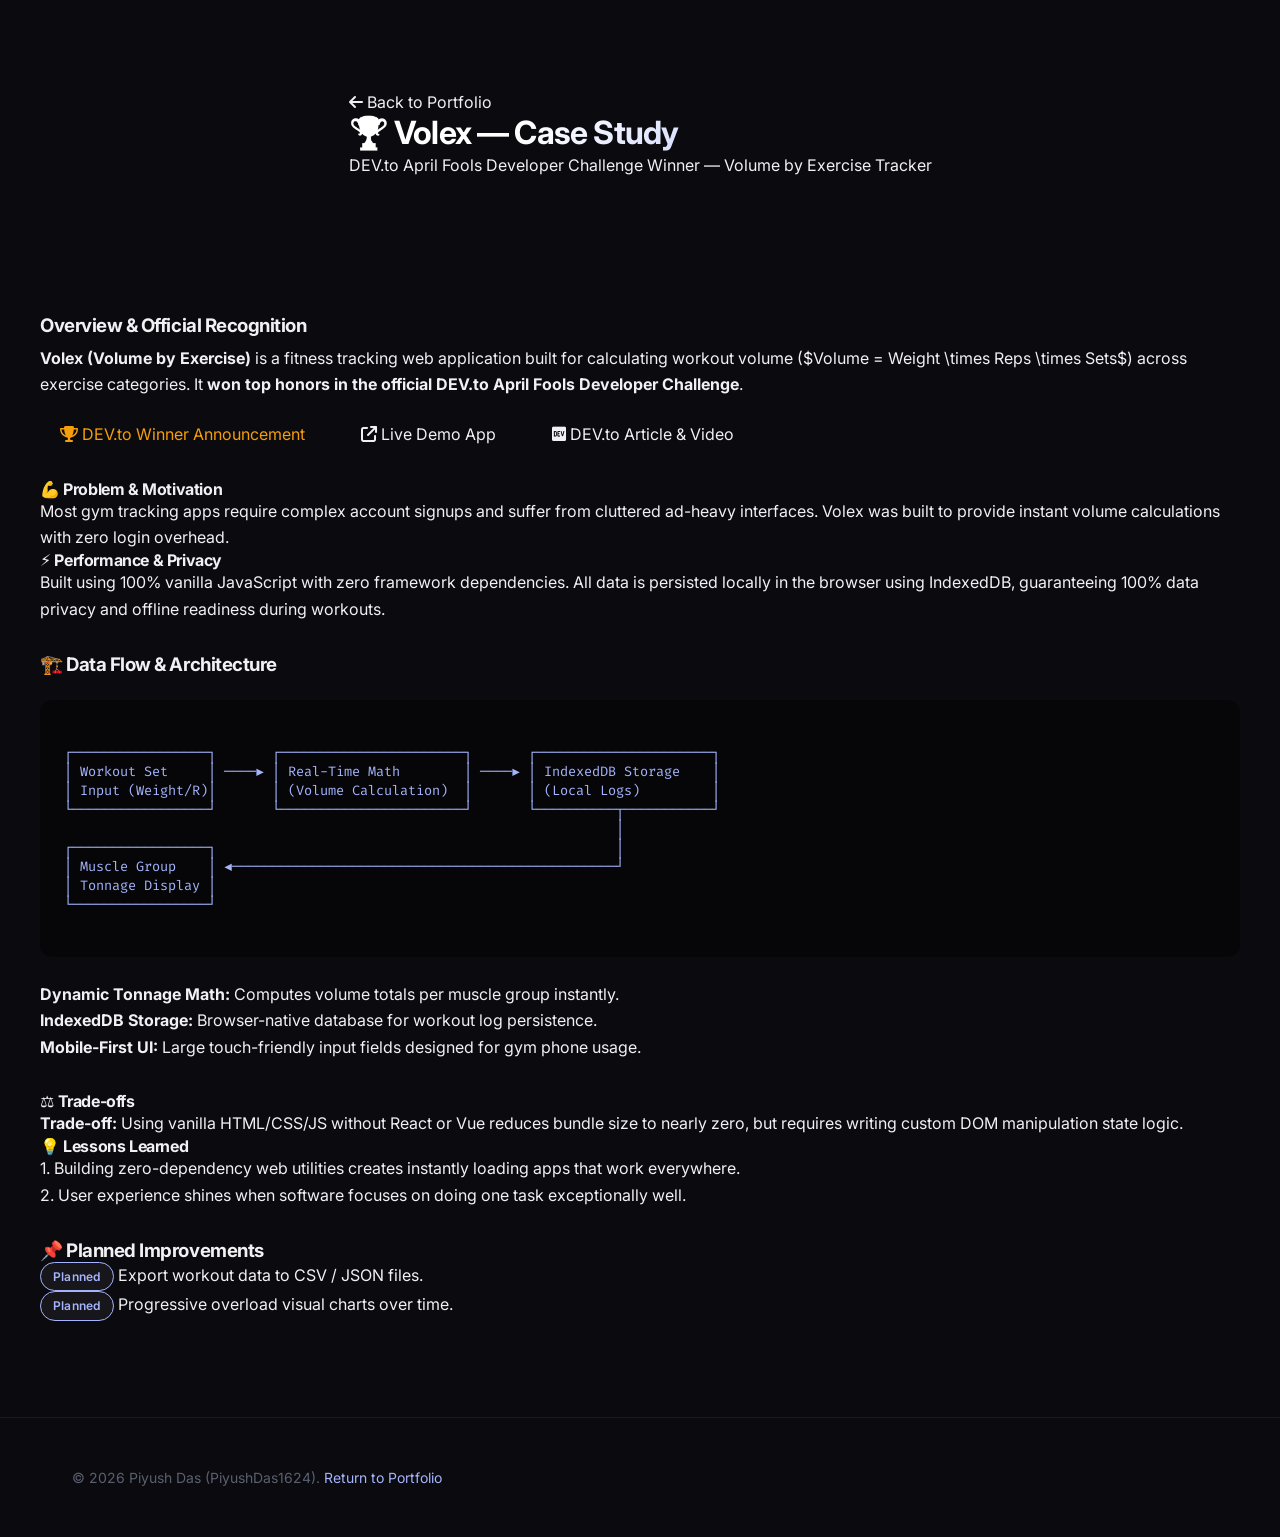
<file: projects/volex.html>
<!DOCTYPE html>
<html lang="en">
<head>
    <meta charset="UTF-8">
    <meta name="viewport" content="width=device-width, initial-scale=1.0">
    <title>Volex Case Study (DEV.to Winner) — Workout Tonnage Engine | Piyush Das</title>
    <meta name="description" content="Technical Case Study on Volex: DEV.to April Fools Developer Challenge Winner workout volume tracking app built with pure JavaScript and IndexedDB.">
    <link rel="canonical" href="https://piyushdas1624.github.io/projects/volex.html">
    <link rel="stylesheet" href="../style.css">
    <link rel="stylesheet" href="https://cdnjs.cloudflare.com/ajax/libs/font-awesome/6.4.0/css/all.min.css">
    <link href="https://fonts.googleapis.com/css2?family=Inter:wght@300;400;500;600&family=Outfit:wght@400;600;700;800&family=Fira+Code:wght@400;500&display=swap" rel="stylesheet">
    <style>
        .diagram-box {
            background: rgba(0, 0, 0, 0.4);
            border: 1px solid var(--glass-border);
            border-radius: 12px;
            padding: 1.5rem;
            font-family: 'Fira Code', monospace;
            font-size: 0.85rem;
            color: #a5b4fc;
            overflow-x: auto;
            white-space: pre;
            line-height: 1.4;
            margin: 1.5rem 0;
        }
    </style>
</head>
<body>
    <div class="noise-overlay"></div>
    <div class="bg-orb orb-3"></div>

    <header class="section hero" style="min-height: 35vh; padding-top: 3rem;">
        <div class="container">
            <a href="../index.html" class="link-btn" style="margin-bottom: 1.5rem;"><i class="fa-solid fa-arrow-left"></i> Back to Portfolio</a>
            <h1 class="gradient-text">🏆 Volex — Case Study</h1>
            <p class="subtitle">DEV.to April Fools Developer Challenge Winner — Volume by Exercise Tracker</p>
        </div>
    </header>

    <main class="container section" style="padding-top: 0;">
        <div class="glass-card highlight-card" style="margin-bottom: 2rem;">
            <h3>Overview & Official Recognition</h3>
            <p style="margin-top: 0.5rem; color: var(--color-text-muted);">
                <strong>Volex (Volume by Exercise)</strong> is a fitness tracking web application built for calculating workout volume ($Volume = Weight \times Reps \times Sets$) across exercise categories. It <strong>won top honors in the official DEV.to April Fools Developer Challenge</strong>.
            </p>
            <div style="margin-top: 1.5rem; display: flex; gap: 1rem; flex-wrap: wrap;">
                <a href="https://dev.to/devteam/congrats-to-the-april-fools-challenge-winners-l8f" target="_blank" rel="noopener" class="glass-btn" style="width: auto; padding: 0 1.25rem; gap: 0.5rem; border-color: rgba(245, 158, 11, 0.4); color: #f59e0b;">
                    <i class="fa-solid fa-trophy"></i> DEV.to Winner Announcement
                </a>
                <a href="https://piyushdas1624.github.io/volex/" target="_blank" rel="noopener" class="glass-btn" style="width: auto; padding: 0 1.25rem; gap: 0.5rem;">
                    <i class="fa-solid fa-arrow-up-right-from-square"></i> Live Demo App
                </a>
                <a href="https://dev.to/piyushdas1624/volex-volume-by-exercise-oi7" target="_blank" rel="noopener" class="glass-btn" style="width: auto; padding: 0 1.25rem; gap: 0.5rem;">
                    <i class="fa-brands fa-dev"></i> DEV.to Article & Video
                </a>
            </div>
        </div>

        <div class="grid" style="margin-bottom: 2rem;">
            <div class="glass-card">
                <h4>💪 Problem & Motivation</h4>
                <p>Most gym tracking apps require complex account signups and suffer from cluttered ad-heavy interfaces. Volex was built to provide instant volume calculations with zero login overhead.</p>
            </div>
            <div class="glass-card">
                <h4>⚡ Performance & Privacy</h4>
                <p>Built using 100% vanilla JavaScript with zero framework dependencies. All data is persisted locally in the browser using IndexedDB, guaranteeing 100% data privacy and offline readiness during workouts.</p>
            </div>
        </div>

        <div class="glass-card" style="margin-bottom: 2rem;">
            <h3>🏗️ Data Flow & Architecture</h3>
            <div class="diagram-box">
┌─────────────────┐       ┌───────────────────────┐       ┌──────────────────────┐
│ Workout Set     │ ────► │ Real-Time Math        │ ────► │ IndexedDB Storage    │
│ Input (Weight/R)│       │ (Volume Calculation)  │       │ (Local Logs)         │
└─────────────────┘       └───────────────────────┘       └──────────┬───────────┘
                                                                     │
┌─────────────────┐                                                  │
│ Muscle Group    │ ◄────────────────────────────────────────────────┘
│ Tonnage Display │
└─────────────────┘
            </div>
            <ul class="interest-list">
                <li><strong>Dynamic Tonnage Math:</strong> Computes volume totals per muscle group instantly.</li>
                <li><strong>IndexedDB Storage:</strong> Browser-native database for workout log persistence.</li>
                <li><strong>Mobile-First UI:</strong> Large touch-friendly input fields designed for gym phone usage.</li>
            </ul>
        </div>

        <div class="grid" style="margin-bottom: 2rem;">
            <div class="glass-card">
                <h4>⚖️ Trade-offs</h4>
                <p><strong>Trade-off:</strong> Using vanilla HTML/CSS/JS without React or Vue reduces bundle size to nearly zero, but requires writing custom DOM manipulation state logic.</p>
            </div>
            <div class="glass-card">
                <h4>💡 Lessons Learned</h4>
                <p>1. Building zero-dependency web utilities creates instantly loading apps that work everywhere.<br>
                2. User experience shines when software focuses on doing one task exceptionally well.</p>
            </div>
        </div>

        <div class="glass-card">
            <h3>📌 Planned Improvements</h3>
            <ul class="interest-list">
                <li><span class="badge" style="background: rgba(255,255,255,0.05); color: #a5b4fc;">Planned</span> Export workout data to CSV / JSON files.</li>
                <li><span class="badge" style="background: rgba(255,255,255,0.05); color: #a5b4fc;">Planned</span> Progressive overload visual charts over time.</li>
            </ul>
        </div>
    </main>

    <footer class="footer">
        <div class="container">
            <p>&copy; 2026 Piyush Das (PiyushDas1624). <a href="../index.html" style="color: #a5b4fc;">Return to Portfolio</a></p>
        </div>
    </footer>
</body>
</html>
</file>
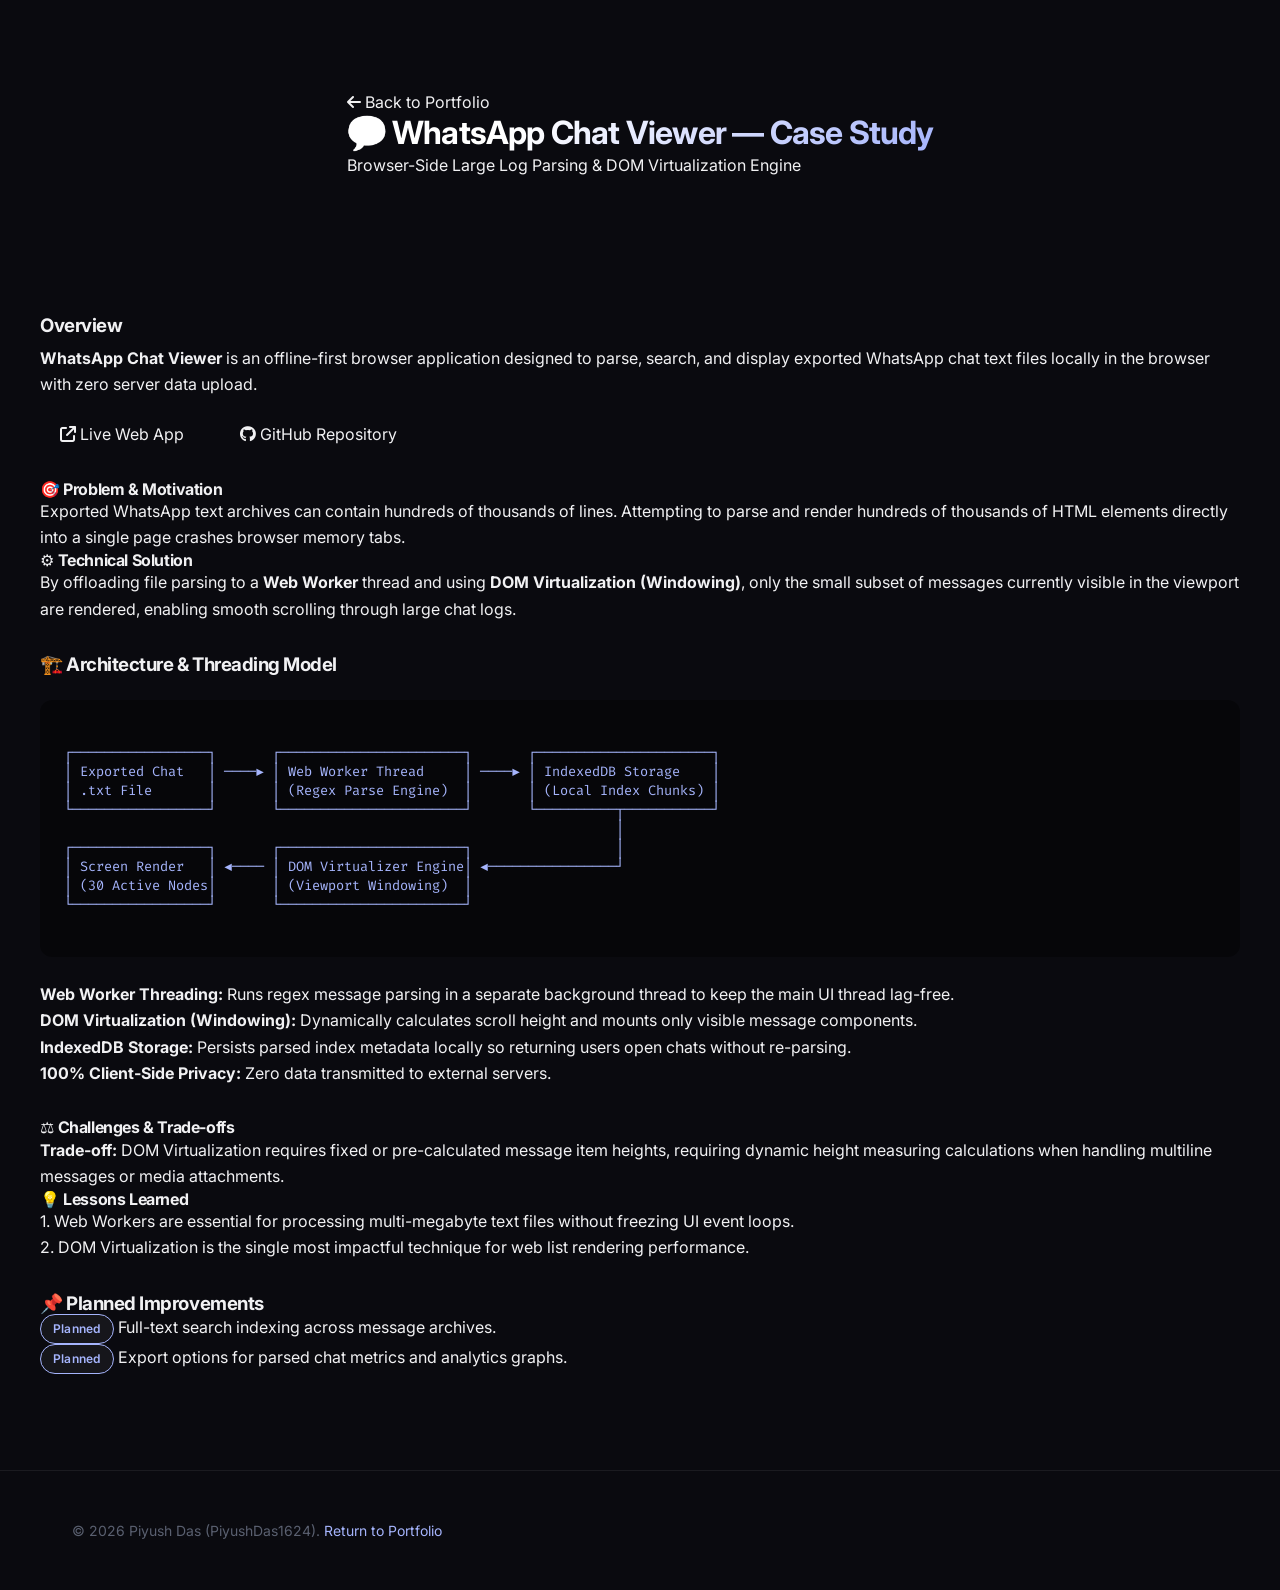
<file: projects/whatsapp-viewer.html>
<!DOCTYPE html>
<html lang="en">
<head>
    <meta charset="UTF-8">
    <meta name="viewport" content="width=device-width, initial-scale=1.0">
    <title>WhatsApp Chat Viewer Case Study — Browser DOM Virtualization | Piyush Das</title>
    <meta name="description" content="Technical Case Study on WhatsApp Chat Viewer: High-performance browser application for parsing and rendering large chat exports smoothly using Web Workers and DOM virtualization.">
    <link rel="canonical" href="https://piyushdas1624.github.io/projects/whatsapp-viewer.html">
    <link rel="stylesheet" href="../style.css">
    <link rel="stylesheet" href="https://cdnjs.cloudflare.com/ajax/libs/font-awesome/6.4.0/css/all.min.css">
    <link href="https://fonts.googleapis.com/css2?family=Inter:wght@300;400;500;600&family=Outfit:wght@400;600;700;800&family=Fira+Code:wght@400;500&display=swap" rel="stylesheet">
    <style>
        .diagram-box {
            background: rgba(0, 0, 0, 0.4);
            border: 1px solid var(--glass-border);
            border-radius: 12px;
            padding: 1.5rem;
            font-family: 'Fira Code', monospace;
            font-size: 0.85rem;
            color: #a5b4fc;
            overflow-x: auto;
            white-space: pre;
            line-height: 1.4;
            margin: 1.5rem 0;
        }
    </style>
</head>
<body>
    <div class="noise-overlay"></div>
    <div class="bg-orb orb-2"></div>

    <header class="section hero" style="min-height: 35vh; padding-top: 3rem;">
        <div class="container">
            <a href="../index.html" class="link-btn" style="margin-bottom: 1.5rem;"><i class="fa-solid fa-arrow-left"></i> Back to Portfolio</a>
            <h1 class="gradient-text">💬 WhatsApp Chat Viewer — Case Study</h1>
            <p class="subtitle">Browser-Side Large Log Parsing & DOM Virtualization Engine</p>
        </div>
    </header>

    <main class="container section" style="padding-top: 0;">
        <div class="glass-card highlight-card" style="margin-bottom: 2rem;">
            <h3>Overview</h3>
            <p style="margin-top: 0.5rem; color: var(--color-text-muted);">
                <strong>WhatsApp Chat Viewer</strong> is an offline-first browser application designed to parse, search, and display exported WhatsApp chat text files locally in the browser with zero server data upload.
            </p>
            <div style="margin-top: 1.5rem; display: flex; gap: 1rem; flex-wrap: wrap;">
                <a href="https://piyushdas1624.github.io/whatsapp_chat_viewer/" target="_blank" rel="noopener" class="glass-btn" style="width: auto; padding: 0 1.25rem; gap: 0.5rem;">
                    <i class="fa-solid fa-arrow-up-right-from-square"></i> Live Web App
                </a>
                <a href="https://github.com/Piyushdas1624/whatsapp_chat_viewer" target="_blank" rel="noopener" class="glass-btn" style="width: auto; padding: 0 1.25rem; gap: 0.5rem;">
                    <i class="fa-brands fa-github"></i> GitHub Repository
                </a>
            </div>
        </div>

        <div class="grid" style="margin-bottom: 2rem;">
            <div class="glass-card">
                <h4>🎯 Problem & Motivation</h4>
                <p>Exported WhatsApp text archives can contain hundreds of thousands of lines. Attempting to parse and render hundreds of thousands of HTML elements directly into a single page crashes browser memory tabs.</p>
            </div>
            <div class="glass-card">
                <h4>⚙️ Technical Solution</h4>
                <p>By offloading file parsing to a <strong>Web Worker</strong> thread and using <strong>DOM Virtualization (Windowing)</strong>, only the small subset of messages currently visible in the viewport are rendered, enabling smooth scrolling through large chat logs.</p>
            </div>
        </div>

        <div class="glass-card" style="margin-bottom: 2rem;">
            <h3>🏗️ Architecture & Threading Model</h3>
            <div class="diagram-box">
┌─────────────────┐       ┌───────────────────────┐       ┌──────────────────────┐
│ Exported Chat   │ ────► │ Web Worker Thread     │ ────► │ IndexedDB Storage    │
│ .txt File       │       │ (Regex Parse Engine)  │       │ (Local Index Chunks) │
└─────────────────┘       └───────────────────────┘       └──────────┬───────────┘
                                                                     │
┌─────────────────┐       ┌───────────────────────┐                  │
│ Screen Render   │ ◄──── │ DOM Virtualizer Engine│ ◄────────────────┘
│ (30 Active Nodes│       │ (Viewport Windowing)  │
└─────────────────┘       └───────────────────────┘
            </div>
            <ul class="interest-list">
                <li><strong>Web Worker Threading:</strong> Runs regex message parsing in a separate background thread to keep the main UI thread lag-free.</li>
                <li><strong>DOM Virtualization (Windowing):</strong> Dynamically calculates scroll height and mounts only visible message components.</li>
                <li><strong>IndexedDB Storage:</strong> Persists parsed index metadata locally so returning users open chats without re-parsing.</li>
                <li><strong>100% Client-Side Privacy:</strong> Zero data transmitted to external servers.</li>
            </ul>
        </div>

        <div class="grid" style="margin-bottom: 2rem;">
            <div class="glass-card">
                <h4>⚖️ Challenges & Trade-offs</h4>
                <p><strong>Trade-off:</strong> DOM Virtualization requires fixed or pre-calculated message item heights, requiring dynamic height measuring calculations when handling multiline messages or media attachments.</p>
            </div>
            <div class="glass-card">
                <h4>💡 Lessons Learned</h4>
                <p>1. Web Workers are essential for processing multi-megabyte text files without freezing UI event loops.<br>
                2. DOM Virtualization is the single most impactful technique for web list rendering performance.</p>
            </div>
        </div>

        <div class="glass-card">
            <h3>📌 Planned Improvements</h3>
            <ul class="interest-list">
                <li><span class="badge" style="background: rgba(255,255,255,0.05); color: #a5b4fc;">Planned</span> Full-text search indexing across message archives.</li>
                <li><span class="badge" style="background: rgba(255,255,255,0.05); color: #a5b4fc;">Planned</span> Export options for parsed chat metrics and analytics graphs.</li>
            </ul>
        </div>
    </main>

    <footer class="footer">
        <div class="container">
            <p>&copy; 2026 Piyush Das (PiyushDas1624). <a href="../index.html" style="color: #a5b4fc;">Return to Portfolio</a></p>
        </div>
    </footer>
</body>
</html>
</file>
<file: style.css>
/* ==========================================================================
   Piyush Das Portfolio — Design System
   Aesthetic: Linear / Vercel-inspired — Dark, precise, typography-first
   Grid: 8px base unit | Max-width: 1200px | Tokens: semantic CSS vars
   ========================================================================== */

/* --------------------------------------------------------------------------
   DESIGN TOKENS
   -------------------------------------------------------------------------- */
:root {
  /* — Backgrounds — */
  --bg-base: #0a0a0f;
  --bg-elevated: #111118;
  --bg-surface: rgba(255, 255, 255, 0.04);
  --bg-surface-hover: rgba(255, 255, 255, 0.07);
  --bg-inset: rgba(0, 0, 0, 0.3);

  /* — Borders — */
  --border-subtle: rgba(255, 255, 255, 0.07);
  --border-default: rgba(255, 255, 255, 0.10);
  --border-emphasis: rgba(255, 255, 255, 0.18);
  --border-accent: rgba(99, 102, 241, 0.35);

  /* — Text — */
  --text-primary: #f1f1f3;
  --text-secondary: #9098a9;
  --text-tertiary: #5a6070;
  --text-accent: #a5b4fc;
  --text-on-accent: #ffffff;

  /* — Accent — single color system —*/
  --accent: #6366f1;
  --accent-hover: #818cf8;
  --accent-glow: rgba(99, 102, 241, 0.20);
  --accent-subtle: rgba(99, 102, 241, 0.10);

  /* — Status colors — */
  --color-success: #34d399;
  --color-success-subtle: rgba(52, 211, 153, 0.10);
  --color-warning: #fbbf24;
  --color-warning-subtle: rgba(251, 191, 36, 0.10);

  /* — Typography — */
  --font-sans: 'Inter', system-ui, -apple-system, sans-serif;
  --font-display: 'Inter', system-ui, sans-serif;
  --font-mono: 'JetBrains Mono', 'Fira Code', monospace;

  /* — Type Scale — named roles, not arbitrary px — */
  --text-xs: 0.75rem;      /* 12px — captions, meta */
  --text-sm: 0.875rem;     /* 14px — secondary body */
  --text-base: 1rem;       /* 16px — body */
  --text-lg: 1.125rem;     /* 18px — emphasized body */
  --text-xl: 1.25rem;      /* 20px — small headings */
  --text-2xl: 1.5rem;      /* 24px */
  --text-3xl: 1.875rem;    /* 30px */
  --text-4xl: 2.25rem;     /* 36px */
  --text-5xl: 3rem;        /* 48px */
  --text-6xl: 3.75rem;     /* 60px */

  /* — Spacing — 8px base unit — */
  --space-1: 0.25rem;   /* 4px */
  --space-2: 0.5rem;    /* 8px */
  --space-3: 0.75rem;   /* 12px */
  --space-4: 1rem;      /* 16px */
  --space-5: 1.25rem;   /* 20px */
  --space-6: 1.5rem;    /* 24px */
  --space-8: 2rem;      /* 32px */
  --space-10: 2.5rem;   /* 40px */
  --space-12: 3rem;     /* 48px */
  --space-16: 4rem;     /* 64px */
  --space-20: 5rem;     /* 80px */
  --space-24: 6rem;     /* 96px */
  --space-32: 8rem;     /* 128px */

  /* — Radii — */
  --radius-sm: 6px;
  --radius-md: 10px;
  --radius-lg: 16px;
  --radius-xl: 20px;
  --radius-full: 9999px;

  /* — Elevation — */
  --shadow-sm: 0 1px 3px rgba(0,0,0,0.3), 0 1px 2px rgba(0,0,0,0.2);
  --shadow-md: 0 4px 16px rgba(0,0,0,0.4);
  --shadow-lg: 0 12px 40px rgba(0,0,0,0.5);
  --shadow-glow: 0 0 30px rgba(99,102,241,0.12);

  /* — Motion — */
  --ease-out: cubic-bezier(0.16, 1, 0.3, 1);
  --ease-in-out: cubic-bezier(0.4, 0, 0.2, 1);
  --duration-fast: 150ms;
  --duration-base: 250ms;
  --duration-slow: 400ms;

  /* — Layout — */
  --max-width: 1200px;
  --max-width-text: 680px;
  --gutter: clamp(1rem, 4vw, 2rem);
  --nav-height: 60px;
}

/* --------------------------------------------------------------------------
   RESET & BASE
   -------------------------------------------------------------------------- */
*, *::before, *::after {
  box-sizing: border-box;
  margin: 0;
  padding: 0;
}

html {
  scroll-behavior: smooth;
  font-size: 16px;
  -webkit-text-size-adjust: 100%;
}

body {
  background-color: var(--bg-base);
  color: var(--text-primary);
  font-family: var(--font-sans);
  font-size: var(--text-base);
  line-height: 1.65;
  overflow-x: hidden;
  min-height: 100vh;
  -webkit-font-smoothing: antialiased;
  -moz-osx-font-smoothing: grayscale;
}

img { max-width: 100%; height: auto; display: block; }
a { color: inherit; text-decoration: none; }
button { font-family: inherit; cursor: pointer; border: none; background: none; }
ul, ol { list-style: none; }

/* Reduced motion */
@media (prefers-reduced-motion: reduce) {
  *, *::before, *::after {
    animation-duration: 0.01ms !important;
    animation-iteration-count: 1 !important;
    transition-duration: 0.01ms !important;
  }
}

/* --------------------------------------------------------------------------
   AMBIENT BACKGROUND — subtle, not distracting
   -------------------------------------------------------------------------- */
.bg-grain {
  position: fixed;
  inset: 0;
  background-image: url("data:image/svg+xml,%3Csvg viewBox='0 0 256 256' xmlns='http://www.w3.org/2000/svg'%3E%3Cfilter id='noise'%3E%3CfeTurbulence type='fractalNoise' baseFrequency='0.9' numOctaves='4' stitchTiles='stitch'/%3E%3C/filter%3E%3Crect width='100%25' height='100%25' filter='url(%23noise)' opacity='0.03'/%3E%3C/svg%3E");
  pointer-events: none;
  z-index: 0;
  opacity: 0.4;
}

.bg-gradient {
  position: fixed;
  inset: 0;
  background:
    radial-gradient(ellipse 80% 50% at 20% -10%, rgba(99,102,241,0.08) 0%, transparent 60%),
    radial-gradient(ellipse 60% 40% at 80% 110%, rgba(99,102,241,0.05) 0%, transparent 60%);
  pointer-events: none;
  z-index: 0;
}

/* --------------------------------------------------------------------------
   NAVIGATION
   -------------------------------------------------------------------------- */
.nav {
  position: fixed;
  top: 0;
  left: 0;
  right: 0;
  z-index: 100;
  height: var(--nav-height);
  display: flex;
  align-items: center;
  border-bottom: 1px solid transparent;
  transition: background var(--duration-base) var(--ease-out),
              border-color var(--duration-base) var(--ease-out);
}

.nav.scrolled {
  background: rgba(10, 10, 15, 0.85);
  backdrop-filter: blur(20px);
  -webkit-backdrop-filter: blur(20px);
  border-bottom-color: var(--border-subtle);
}

.nav-inner {
  max-width: var(--max-width);
  margin: 0 auto;
  padding: 0 var(--gutter);
  width: 100%;
  display: flex;
  align-items: center;
  justify-content: space-between;
}

.nav-logo {
  font-size: var(--text-sm);
  font-weight: 600;
  color: var(--text-primary);
  letter-spacing: -0.01em;
}

.nav-logo span {
  color: var(--accent);
}

.nav-links {
  display: flex;
  align-items: center;
  gap: var(--space-6);
}

.nav-link {
  font-size: var(--text-sm);
  font-weight: 500;
  color: var(--text-secondary);
  transition: color var(--duration-fast) ease;
  position: relative;
}

.nav-link:hover {
  color: var(--text-primary);
}

.nav-cta {
  font-size: var(--text-sm);
  font-weight: 500;
  padding: var(--space-2) var(--space-4);
  background: var(--accent-subtle);
  border: 1px solid var(--border-accent);
  border-radius: var(--radius-sm);
  color: var(--text-accent);
  transition: all var(--duration-fast) ease;
}

.nav-cta:hover {
  background: rgba(99,102,241,0.18);
  color: var(--text-on-accent);
}

/* --------------------------------------------------------------------------
   LAYOUT UTILITIES
   -------------------------------------------------------------------------- */
.container {
  max-width: var(--max-width);
  margin: 0 auto;
  padding: 0 var(--gutter);
  position: relative;
  z-index: 2;
}

.section {
  padding: var(--space-24) 0;
}

.section-sm {
  padding: var(--space-16) 0;
}

/* Alternate section — subtle tint to break rhythm */
.section-alt {
  background: rgba(255,255,255,0.018);
  border-top: 1px solid var(--border-subtle);
  border-bottom: 1px solid var(--border-subtle);
}

/* --------------------------------------------------------------------------
   TYPOGRAPHY SYSTEM
   -------------------------------------------------------------------------- */
.eyebrow {
  font-size: var(--text-xs);
  font-weight: 600;
  letter-spacing: 0.1em;
  text-transform: uppercase;
  color: var(--accent);
  display: flex;
  align-items: center;
  gap: var(--space-2);
  margin-bottom: var(--space-4);
}

.eyebrow::before {
  content: '';
  display: inline-block;
  width: 16px;
  height: 1px;
  background: var(--accent);
}

h1, h2, h3, h4, h5 {
  font-family: var(--font-display);
  font-weight: 700;
  letter-spacing: -0.025em;
  line-height: 1.15;
  color: var(--text-primary);
}

.display-xl {
  font-size: clamp(var(--text-4xl), 7vw, var(--text-6xl));
  line-height: 1.08;
  letter-spacing: -0.04em;
}

.display-lg {
  font-size: clamp(var(--text-3xl), 5vw, var(--text-5xl));
  letter-spacing: -0.03em;
}

.display-md {
  font-size: clamp(var(--text-2xl), 3vw, var(--text-4xl));
  letter-spacing: -0.025em;
}

.heading-lg { font-size: var(--text-2xl); }
.heading-md { font-size: var(--text-xl); }
.heading-sm { font-size: var(--text-lg); font-weight: 600; }

.body-lg { font-size: var(--text-lg); color: var(--text-secondary); line-height: 1.7; }
.body-md { font-size: var(--text-base); color: var(--text-secondary); line-height: 1.65; }
.body-sm { font-size: var(--text-sm); color: var(--text-secondary); line-height: 1.6; }

.gradient-text {
  background: linear-gradient(135deg, #ffffff 30%, #a5b4fc 100%);
  -webkit-background-clip: text;
  -webkit-text-fill-color: transparent;
  background-clip: text;
}

/* --------------------------------------------------------------------------
   HERO SECTION
   -------------------------------------------------------------------------- */
.hero {
  min-height: 100vh;
  display: flex;
  flex-direction: column;
  justify-content: center;
  padding-top: calc(var(--nav-height) + var(--space-16));
  padding-bottom: var(--space-24);
  position: relative;
  overflow: hidden;
}

.hero-inner {
  max-width: 800px;
}

.hero-badge {
  display: inline-flex;
  align-items: center;
  gap: var(--space-2);
  padding: var(--space-1) var(--space-3) var(--space-1) var(--space-2);
  background: var(--color-success-subtle);
  border: 1px solid rgba(52, 211, 153, 0.2);
  border-radius: var(--radius-full);
  font-size: var(--text-xs);
  font-weight: 500;
  color: var(--color-success);
  margin-bottom: var(--space-8);
  width: fit-content;
}

.hero-badge-dot {
  width: 6px;
  height: 6px;
  border-radius: 50%;
  background: var(--color-success);
  animation: pulse-dot 2s ease-in-out infinite;
}

@keyframes pulse-dot {
  0%, 100% { opacity: 1; transform: scale(1); }
  50% { opacity: 0.5; transform: scale(0.8); }
}

.hero-title {
  margin-bottom: var(--space-6);
}

.hero-bio {
  font-size: var(--text-lg);
  color: var(--text-secondary);
  line-height: 1.7;
  max-width: 580px;
  margin-bottom: var(--space-10);
}

.hero-actions {
  display: flex;
  align-items: center;
  gap: var(--space-4);
  flex-wrap: wrap;
}

.hero-socials {
  display: flex;
  align-items: center;
  gap: var(--space-3);
  margin-top: var(--space-8);
}

.hero-scroll {
  position: absolute;
  bottom: var(--space-10);
  left: 50%;
  transform: translateX(-50%);
  display: flex;
  flex-direction: column;
  align-items: center;
  gap: var(--space-2);
  color: var(--text-tertiary);
  font-size: var(--text-xs);
  letter-spacing: 0.08em;
  text-transform: uppercase;
  animation: float-scroll 3s ease-in-out infinite;
}

@keyframes float-scroll {
  0%, 100% { transform: translateX(-50%) translateY(0); opacity: 0.5; }
  50% { transform: translateX(-50%) translateY(6px); opacity: 1; }
}

/* --------------------------------------------------------------------------
   BUTTONS
   -------------------------------------------------------------------------- */
.btn {
  display: inline-flex;
  align-items: center;
  justify-content: center;
  gap: var(--space-2);
  font-size: var(--text-sm);
  font-weight: 500;
  line-height: 1;
  padding: var(--space-3) var(--space-6);
  border-radius: var(--radius-md);
  transition: all var(--duration-fast) var(--ease-out);
  cursor: pointer;
  border: 1px solid transparent;
  text-decoration: none;
  white-space: nowrap;
}

.btn:focus-visible {
  outline: 2px solid var(--accent);
  outline-offset: 2px;
}

.btn-primary {
  background: var(--accent);
  color: white;
  border-color: var(--accent);
}

.btn-primary:hover {
  background: var(--accent-hover);
  border-color: var(--accent-hover);
  transform: translateY(-1px);
  box-shadow: 0 4px 16px rgba(99,102,241,0.3);
}

.btn-secondary {
  background: var(--bg-surface);
  color: var(--text-primary);
  border-color: var(--border-default);
}

.btn-secondary:hover {
  background: var(--bg-surface-hover);
  border-color: var(--border-emphasis);
  transform: translateY(-1px);
}

.btn-ghost {
  color: var(--text-secondary);
  padding: var(--space-2) var(--space-3);
  border-radius: var(--radius-sm);
}

.btn-ghost:hover {
  background: var(--bg-surface);
  color: var(--text-primary);
}

/* Icon button */
.btn-icon {
  width: 40px;
  height: 40px;
  padding: 0;
  border-radius: var(--radius-md);
  background: var(--bg-surface);
  border: 1px solid var(--border-default);
  color: var(--text-secondary);
  display: inline-flex;
  align-items: center;
  justify-content: center;
  transition: all var(--duration-fast) ease;
}

.btn-icon:hover {
  background: var(--bg-surface-hover);
  border-color: var(--border-emphasis);
  color: var(--text-primary);
  transform: translateY(-1px);
}

.btn-icon:focus-visible {
  outline: 2px solid var(--accent);
  outline-offset: 2px;
}

/* --------------------------------------------------------------------------
   BADGES
   -------------------------------------------------------------------------- */
.badge {
  display: inline-flex;
  align-items: center;
  gap: var(--space-1);
  padding: var(--space-1) var(--space-3);
  border-radius: var(--radius-full);
  font-size: var(--text-xs);
  font-weight: 600;
  letter-spacing: 0.02em;
  border: 1px solid;
}

.badge-default {
  background: var(--bg-surface);
  color: var(--text-secondary);
  border-color: var(--border-default);
}

.badge-accent {
  background: var(--accent-subtle);
  color: var(--text-accent);
  border-color: var(--border-accent);
}

.badge-success {
  background: var(--color-success-subtle);
  color: var(--color-success);
  border-color: rgba(52,211,153,0.2);
}

.badge-warning {
  background: var(--color-warning-subtle);
  color: var(--color-warning);
  border-color: rgba(251,191,36,0.2);
}

/* --------------------------------------------------------------------------
   SECTION HEADERS
   -------------------------------------------------------------------------- */
.section-header {
  margin-bottom: var(--space-12);
}

.section-header.centered {
  text-align: center;
  max-width: 560px;
  margin-left: auto;
  margin-right: auto;
}

.section-title {
  font-size: clamp(var(--text-2xl), 3vw, var(--text-3xl));
  letter-spacing: -0.025em;
  color: var(--text-primary);
  margin-bottom: var(--space-3);
}

.section-desc {
  font-size: var(--text-base);
  color: var(--text-secondary);
  line-height: 1.7;
  max-width: 520px;
}

/* --------------------------------------------------------------------------
   FEATURED PROJECTS — Large cards, visuals first
   -------------------------------------------------------------------------- */
.featured-grid {
  display: grid;
  grid-template-columns: 1fr 1fr;
  gap: var(--space-6);
  margin-bottom: var(--space-6);
}

.project-card {
  border: 1px solid var(--border-default);
  border-radius: var(--radius-xl);
  overflow: hidden;
  background: var(--bg-elevated);
  transition: all var(--duration-base) var(--ease-out);
  display: flex;
  flex-direction: column;
  position: relative;
}

.project-card:hover {
  border-color: var(--border-emphasis);
  box-shadow: var(--shadow-md);
  transform: translateY(-2px);
}

.project-card:focus-within {
  outline: 2px solid var(--accent);
  outline-offset: 2px;
}

/* Visual area — the "screenshot zone" */
.project-visual {
  width: 100%;
  aspect-ratio: 16/9;
  background: var(--bg-inset);
  border-bottom: 1px solid var(--border-subtle);
  display: flex;
  align-items: center;
  justify-content: center;
  overflow: hidden;
  position: relative;
}

.project-visual-placeholder {
  width: 100%;
  height: 100%;
  display: flex;
  align-items: center;
  justify-content: center;
  flex-direction: column;
  gap: var(--space-3);
}

/* Stash AI — deep indigo gradient */
.project-visual-stash {
  background: linear-gradient(135deg, #0f0f20 0%, #1a1040 40%, #0d1530 100%);
}

/* Mock UI inside the visual for Stash AI */
.stash-mock {
  width: 85%;
  max-width: 320px;
  background: rgba(255,255,255,0.04);
  border: 1px solid rgba(99,102,241,0.2);
  border-radius: var(--radius-md);
  padding: var(--space-4);
  font-family: var(--font-mono);
  font-size: 10px;
  color: rgba(165,180,252,0.7);
}

.stash-mock-bar {
  display: flex;
  gap: 5px;
  margin-bottom: var(--space-3);
}

.stash-mock-dot {
  width: 8px;
  height: 8px;
  border-radius: 50%;
  background: rgba(255,255,255,0.1);
}

.stash-mock-line {
  height: 6px;
  border-radius: 3px;
  background: rgba(99,102,241,0.2);
  margin-bottom: 6px;
}

.stash-mock-line.w-full { width: 100%; }
.stash-mock-line.w-3q { width: 75%; }
.stash-mock-line.w-half { width: 50%; background: rgba(165,180,252,0.15); }
.stash-mock-line.w-2q { width: 60%; }
.stash-mock-tag {
  display: inline-block;
  padding: 2px 6px;
  background: rgba(99,102,241,0.15);
  border-radius: 3px;
  color: rgba(165,180,252,0.9);
  font-size: 9px;
  margin-right: 4px;
}

/* GhostScreen — dark green/slate Android feel */
.project-visual-ghost {
  background: linear-gradient(135deg, #0a0f0d 0%, #0d1a14 50%, #080c0a 100%);
}

.ghost-mock {
  display: flex;
  gap: var(--space-3);
  width: 85%;
  max-width: 300px;
}

.ghost-phone {
  width: 90px;
  background: rgba(255,255,255,0.04);
  border: 1px solid rgba(52,211,153,0.15);
  border-radius: 12px;
  padding: var(--space-3);
  flex-shrink: 0;
}

.ghost-phone-screen {
  width: 100%;
  aspect-ratio: 9/16;
  background: rgba(0,0,0,0.5);
  border-radius: 6px;
  display: flex;
  align-items: center;
  justify-content: center;
}

.ghost-overlay-icon {
  width: 24px;
  height: 24px;
  border-radius: 50%;
  border: 1px dashed rgba(52,211,153,0.4);
  display: flex;
  align-items: center;
  justify-content: center;
  animation: ghost-pulse 2.5s ease-in-out infinite;
}

@keyframes ghost-pulse {
  0%, 100% { opacity: 0.4; }
  50% { opacity: 1; border-color: rgba(52,211,153,0.8); }
}

.ghost-info {
  flex: 1;
  display: flex;
  flex-direction: column;
  justify-content: center;
  gap: 6px;
}

.ghost-info-line {
  height: 5px;
  border-radius: 3px;
  background: rgba(52,211,153,0.12);
}

.ghost-info-line.w-full { width: 100%; }
.ghost-info-line.w-3q { width: 70%; }
.ghost-info-line.w-half { width: 50%; background: rgba(52,211,153,0.07); }

/* Project body */
.project-body {
  padding: var(--space-6);
  flex: 1;
  display: flex;
  flex-direction: column;
}

.project-top {
  display: flex;
  align-items: flex-start;
  justify-content: space-between;
  gap: var(--space-3);
  margin-bottom: var(--space-3);
}

.project-name {
  font-size: var(--text-xl);
  font-weight: 700;
  letter-spacing: -0.02em;
  color: var(--text-primary);
}

.project-desc {
  font-size: var(--text-sm);
  color: var(--text-secondary);
  line-height: 1.65;
  margin-bottom: var(--space-4);
  flex: 1;
}

.project-stack {
  display: flex;
  flex-wrap: wrap;
  gap: var(--space-2);
  margin-bottom: var(--space-5);
}

.stack-chip {
  font-size: var(--text-xs);
  font-family: var(--font-mono);
  padding: 3px var(--space-2);
  background: var(--bg-surface);
  border: 1px solid var(--border-subtle);
  border-radius: var(--radius-sm);
  color: var(--text-tertiary);
  letter-spacing: 0.01em;
}

.project-links {
  display: flex;
  align-items: center;
  gap: var(--space-3);
  padding-top: var(--space-4);
  border-top: 1px solid var(--border-subtle);
  margin-top: auto;
}

.project-link {
  display: inline-flex;
  align-items: center;
  gap: var(--space-2);
  font-size: var(--text-sm);
  font-weight: 500;
  color: var(--text-secondary);
  transition: color var(--duration-fast) ease;
  text-decoration: none;
}

.project-link:hover {
  color: var(--text-primary);
}

.project-link:focus-visible {
  outline: 2px solid var(--accent);
  outline-offset: 2px;
  border-radius: 2px;
}

.project-link.primary {
  color: var(--text-accent);
}

.project-link.primary:hover {
  color: var(--text-on-accent);
}

/* --------------------------------------------------------------------------
   MORE PROJECTS — Smaller grid
   -------------------------------------------------------------------------- */
.more-projects-grid {
  display: grid;
  grid-template-columns: repeat(auto-fill, minmax(300px, 1fr));
  gap: var(--space-4);
}

.project-card-sm {
  border: 1px solid var(--border-default);
  border-radius: var(--radius-lg);
  padding: var(--space-6);
  background: var(--bg-elevated);
  transition: all var(--duration-base) var(--ease-out);
  display: flex;
  flex-direction: column;
}

.project-card-sm:hover {
  border-color: var(--border-emphasis);
  background: var(--bg-surface-hover);
  transform: translateY(-2px);
}

.project-card-sm:focus-within {
  outline: 2px solid var(--accent);
  outline-offset: 2px;
}

.project-card-sm .project-name {
  font-size: var(--text-base);
  margin-bottom: var(--space-2);
}

.project-card-sm .project-desc {
  font-size: var(--text-sm);
  flex: 1;
}

.project-card-sm .project-links {
  gap: var(--space-4);
  padding-top: var(--space-4);
}

/* --------------------------------------------------------------------------
   HIGHLIGHTS — Condensed achievement rows
   -------------------------------------------------------------------------- */
.highlights-list {
  display: flex;
  flex-direction: column;
  gap: 0;
}

.highlight-item {
  display: flex;
  align-items: flex-start;
  gap: var(--space-5);
  padding: var(--space-6) 0;
  border-bottom: 1px solid var(--border-subtle);
  transition: all var(--duration-fast) ease;
}

.highlight-item:last-child {
  border-bottom: none;
}

.highlight-item:hover .highlight-icon {
  color: var(--text-primary);
  background: var(--bg-surface-hover);
}

.highlight-icon {
  width: 40px;
  height: 40px;
  border-radius: var(--radius-md);
  background: var(--bg-surface);
  border: 1px solid var(--border-subtle);
  display: flex;
  align-items: center;
  justify-content: center;
  color: var(--text-secondary);
  flex-shrink: 0;
  transition: all var(--duration-fast) ease;
}

.highlight-icon.gold {
  background: var(--color-warning-subtle);
  border-color: rgba(251,191,36,0.2);
  color: var(--color-warning);
}

.highlight-content {
  flex: 1;
}

.highlight-title {
  font-size: var(--text-base);
  font-weight: 600;
  color: var(--text-primary);
  margin-bottom: var(--space-1);
  letter-spacing: -0.01em;
}

.highlight-desc {
  font-size: var(--text-sm);
  color: var(--text-secondary);
}

.highlight-date {
  font-size: var(--text-xs);
  color: var(--text-tertiary);
  font-family: var(--font-mono);
  white-space: nowrap;
  flex-shrink: 0;
  margin-top: 2px;
}

/* --------------------------------------------------------------------------
   SKILLS — Categorized columns
   -------------------------------------------------------------------------- */
.skills-grid {
  display: grid;
  grid-template-columns: repeat(auto-fill, minmax(180px, 1fr));
  gap: var(--space-8);
}

.skill-category {
  display: flex;
  flex-direction: column;
  gap: var(--space-3);
}

.skill-category-label {
  font-size: var(--text-xs);
  font-weight: 600;
  letter-spacing: 0.08em;
  text-transform: uppercase;
  color: var(--text-tertiary);
  padding-bottom: var(--space-3);
  border-bottom: 1px solid var(--border-subtle);
  margin-bottom: var(--space-1);
}

.skill-item {
  display: flex;
  align-items: center;
  gap: var(--space-3);
  font-size: var(--text-sm);
  font-weight: 500;
  color: var(--text-secondary);
  transition: color var(--duration-fast) ease;
}

.skill-item:hover {
  color: var(--text-primary);
}

.skill-item svg {
  color: var(--text-tertiary);
  flex-shrink: 0;
}

/* --------------------------------------------------------------------------
   ARTICLES — Card layout
   -------------------------------------------------------------------------- */
.articles-grid {
  display: grid;
  grid-template-columns: repeat(auto-fill, minmax(300px, 1fr));
  gap: var(--space-5);
}

.article-card {
  border: 1px solid var(--border-default);
  border-radius: var(--radius-lg);
  padding: var(--space-6);
  background: var(--bg-elevated);
  transition: all var(--duration-base) var(--ease-out);
  display: flex;
  flex-direction: column;
  text-decoration: none;
}

.article-card:hover {
  border-color: var(--border-emphasis);
  transform: translateY(-2px);
  box-shadow: var(--shadow-sm);
}

.article-card:focus-visible {
  outline: 2px solid var(--accent);
  outline-offset: 2px;
}

.article-tag {
  font-size: var(--text-xs);
  font-weight: 600;
  letter-spacing: 0.06em;
  text-transform: uppercase;
  color: var(--accent);
  margin-bottom: var(--space-3);
}

.article-title {
  font-size: var(--text-base);
  font-weight: 600;
  color: var(--text-primary);
  letter-spacing: -0.01em;
  margin-bottom: var(--space-3);
  line-height: 1.4;
}

.article-summary {
  font-size: var(--text-sm);
  color: var(--text-secondary);
  line-height: 1.6;
  flex: 1;
  margin-bottom: var(--space-5);
}

.article-read {
  display: flex;
  align-items: center;
  gap: var(--space-2);
  font-size: var(--text-sm);
  font-weight: 500;
  color: var(--text-accent);
  margin-top: auto;
  transition: gap var(--duration-fast) ease;
}

.article-card:hover .article-read {
  gap: var(--space-3);
}

/* --------------------------------------------------------------------------
   CONTACT SECTION
   -------------------------------------------------------------------------- */
.contact-grid {
  display: flex;
  flex-wrap: wrap;
  gap: var(--space-3);
  justify-content: center;
}

.contact-link {
  display: inline-flex;
  align-items: center;
  gap: var(--space-3);
  padding: var(--space-3) var(--space-5);
  background: var(--bg-elevated);
  border: 1px solid var(--border-default);
  border-radius: var(--radius-md);
  font-size: var(--text-sm);
  font-weight: 500;
  color: var(--text-secondary);
  text-decoration: none;
  transition: all var(--duration-fast) ease;
}

.contact-link:hover {
  background: var(--bg-surface-hover);
  border-color: var(--border-emphasis);
  color: var(--text-primary);
  transform: translateY(-1px);
}

.contact-link:focus-visible {
  outline: 2px solid var(--accent);
  outline-offset: 2px;
}

/* --------------------------------------------------------------------------
   AWARD BANNER
   -------------------------------------------------------------------------- */
.award-banner {
  display: flex;
  align-items: center;
  gap: var(--space-3);
  padding: var(--space-4) var(--space-6);
  background: linear-gradient(135deg, rgba(251,191,36,0.08) 0%, rgba(245,158,11,0.04) 100%);
  border: 1px solid rgba(251,191,36,0.2);
  border-radius: var(--radius-lg);
  margin-bottom: var(--space-12);
}

.award-banner svg {
  color: var(--color-warning);
  flex-shrink: 0;
}

.award-banner-text {
  font-size: var(--text-sm);
  color: var(--text-secondary);
}

.award-banner-text strong {
  color: var(--color-warning);
  font-weight: 600;
}

.award-banner-link {
  color: var(--color-warning);
  text-decoration: underline;
  text-underline-offset: 3px;
}

/* --------------------------------------------------------------------------
   STATUS CARD — for active projects (no progress bars)
   -------------------------------------------------------------------------- */
.status-phase {
  display: flex;
  flex-direction: column;
  gap: var(--space-2);
}

.status-phase-label {
  font-size: var(--text-xs);
  font-weight: 600;
  letter-spacing: 0.08em;
  text-transform: uppercase;
  color: var(--text-tertiary);
  margin-bottom: var(--space-1);
}

.phase-item {
  display: flex;
  align-items: center;
  gap: var(--space-3);
  font-size: var(--text-sm);
  color: var(--text-secondary);
}

.phase-dot {
  width: 6px;
  height: 6px;
  border-radius: 50%;
  flex-shrink: 0;
}

.phase-dot.active {
  background: var(--color-success);
  box-shadow: 0 0 6px rgba(52,211,153,0.5);
}

.phase-dot.done {
  background: var(--accent);
}

.phase-dot.pending {
  background: var(--border-default);
}

/* --------------------------------------------------------------------------
   PAGE CARDS — /now, /uses, /articles, /resume section
   -------------------------------------------------------------------------- */
.more-pages-grid {
  display: grid;
  grid-template-columns: 1fr 1fr;
  gap: var(--space-4);
  max-width: 820px;
  margin: 0 auto;
}

.page-card {
  display: flex;
  align-items: center;
  gap: var(--space-4);
  padding: var(--space-5) var(--space-5);
  background: var(--bg-elevated);
  border: 1px solid var(--border-default);
  border-radius: var(--radius-lg);
  text-decoration: none;
  transition: all var(--duration-base) var(--ease-out);
  cursor: pointer;
  position: relative;
  overflow: hidden;
}

.page-card::before {
  content: '';
  position: absolute;
  inset: 0;
  background: linear-gradient(135deg, rgba(99,102,241,0.04) 0%, transparent 60%);
  opacity: 0;
  transition: opacity var(--duration-base) ease;
}

.page-card:hover {
  border-color: var(--border-accent);
  transform: translateY(-2px);
  box-shadow: var(--shadow-sm);
}

.page-card:hover::before {
  opacity: 1;
}

.page-card:focus-visible {
  outline: 2px solid var(--accent);
  outline-offset: 2px;
}

.page-card:hover .page-card-arrow {
  transform: translateX(3px);
  color: var(--accent);
}

.page-card-icon {
  width: 44px;
  height: 44px;
  border-radius: var(--radius-md);
  background: var(--bg-surface);
  border: 1px solid var(--border-subtle);
  display: flex;
  align-items: center;
  justify-content: center;
  color: var(--text-secondary);
  flex-shrink: 0;
  transition: all var(--duration-fast) ease;
}

.page-card:hover .page-card-icon {
  background: var(--accent-subtle);
  border-color: var(--border-accent);
  color: var(--accent);
}

.page-card-content {
  flex: 1;
  min-width: 0;
}

.page-card-label {
  font-size: var(--text-xs);
  font-family: var(--font-mono);
  font-weight: 500;
  color: var(--accent);
  letter-spacing: 0.04em;
  margin-bottom: var(--space-1);
}

.page-card-title {
  font-size: var(--text-sm);
  font-weight: 600;
  color: var(--text-primary);
  letter-spacing: -0.01em;
  margin-bottom: 2px;
}

.page-card-desc {
  font-size: var(--text-xs);
  color: var(--text-tertiary);
  line-height: 1.55;
  display: -webkit-box;
  -webkit-line-clamp: 2;
  -webkit-box-orient: vertical;
  overflow: hidden;
}

.page-card-arrow {
  color: var(--text-tertiary);
  flex-shrink: 0;
  transition: transform var(--duration-fast) var(--ease-out),
              color var(--duration-fast) ease;
}

@media (max-width: 600px) {
  .more-pages-grid {
    grid-template-columns: 1fr;
  }
}

/* --------------------------------------------------------------------------
   FOOTER
   -------------------------------------------------------------------------- */
.footer {
  border-top: 1px solid var(--border-subtle);
  padding: var(--space-12) 0;
  color: var(--text-tertiary);
  font-size: var(--text-sm);
}

.footer-inner {
  display: flex;
  align-items: center;
  justify-content: space-between;
  flex-wrap: wrap;
  gap: var(--space-4);
}

.footer-links {
  display: flex;
  gap: var(--space-5);
}

.footer-link {
  color: var(--text-tertiary);
  transition: color var(--duration-fast) ease;
  text-decoration: none;
}

.footer-link:hover {
  color: var(--text-secondary);
}

/* --------------------------------------------------------------------------
   BACK LINK — for sub-pages
   -------------------------------------------------------------------------- */
.back-link {
  display: inline-flex;
  align-items: center;
  gap: var(--space-2);
  font-size: var(--text-sm);
  font-weight: 500;
  color: var(--text-secondary);
  text-decoration: none;
  margin-bottom: var(--space-8);
  transition: all var(--duration-fast) ease;
}

.back-link:hover {
  color: var(--text-primary);
  gap: var(--space-1);
}

.back-link:focus-visible {
  outline: 2px solid var(--accent);
  outline-offset: 2px;
  border-radius: 2px;
}

/* --------------------------------------------------------------------------
   USES PAGE — Icon-row layout
   -------------------------------------------------------------------------- */
.uses-section {
  margin-bottom: var(--space-12);
}

.uses-section-title {
  font-size: var(--text-xs);
  font-weight: 600;
  letter-spacing: 0.1em;
  text-transform: uppercase;
  color: var(--text-tertiary);
  margin-bottom: var(--space-4);
  padding-bottom: var(--space-3);
  border-bottom: 1px solid var(--border-subtle);
}

.uses-list {
  display: flex;
  flex-direction: column;
  gap: 0;
}

.uses-item {
  display: flex;
  align-items: center;
  gap: var(--space-4);
  padding: var(--space-4) 0;
  border-bottom: 1px solid var(--border-subtle);
}

.uses-item:last-child {
  border-bottom: none;
}

.uses-icon {
  width: 36px;
  height: 36px;
  border-radius: var(--radius-md);
  background: var(--bg-surface);
  border: 1px solid var(--border-subtle);
  display: flex;
  align-items: center;
  justify-content: center;
  color: var(--text-tertiary);
  flex-shrink: 0;
}

.uses-label {
  font-size: var(--text-xs);
  color: var(--text-tertiary);
  text-transform: uppercase;
  letter-spacing: 0.06em;
  margin-bottom: 2px;
}

.uses-value {
  font-size: var(--text-sm);
  font-weight: 500;
  color: var(--text-primary);
}

/* --------------------------------------------------------------------------
   RESUME PAGE
   -------------------------------------------------------------------------- */
.resume-section {
  margin-bottom: var(--space-12);
}

.resume-section-title {
  font-size: var(--text-xs);
  font-weight: 600;
  letter-spacing: 0.1em;
  text-transform: uppercase;
  color: var(--text-tertiary);
  margin-bottom: var(--space-6);
  padding-bottom: var(--space-3);
  border-bottom: 1px solid var(--border-subtle);
}

.resume-entry {
  display: flex;
  gap: var(--space-6);
  padding: var(--space-6) 0;
  border-bottom: 1px solid var(--border-subtle);
}

.resume-entry:last-child {
  border-bottom: none;
}

.resume-entry-meta {
  width: 120px;
  flex-shrink: 0;
}

.resume-entry-date {
  font-size: var(--text-xs);
  font-family: var(--font-mono);
  color: var(--text-tertiary);
  line-height: 1.5;
}

.resume-entry-content {
  flex: 1;
}

.resume-entry-title {
  font-size: var(--text-base);
  font-weight: 600;
  color: var(--text-primary);
  letter-spacing: -0.01em;
  margin-bottom: var(--space-1);
}

.resume-entry-sub {
  font-size: var(--text-sm);
  color: var(--text-accent);
  margin-bottom: var(--space-3);
}

.resume-entry-desc {
  font-size: var(--text-sm);
  color: var(--text-secondary);
  line-height: 1.65;
}

.resume-skills-grid {
  display: grid;
  grid-template-columns: repeat(auto-fill, minmax(200px, 1fr));
  gap: var(--space-6);
}

.resume-skill-group {
  display: flex;
  flex-direction: column;
  gap: var(--space-2);
}

.resume-skill-label {
  font-size: var(--text-xs);
  font-weight: 600;
  letter-spacing: 0.08em;
  text-transform: uppercase;
  color: var(--text-tertiary);
  margin-bottom: var(--space-2);
}

.resume-skill-tags {
  display: flex;
  flex-wrap: wrap;
  gap: var(--space-2);
}

/* --------------------------------------------------------------------------
   NOW PAGE
   -------------------------------------------------------------------------- */
.now-card {
  border: 1px solid var(--border-default);
  border-radius: var(--radius-lg);
  padding: var(--space-6);
  background: var(--bg-elevated);
  margin-bottom: var(--space-5);
}

.now-card.active {
  border-color: var(--border-accent);
  background: linear-gradient(135deg, rgba(99,102,241,0.05) 0%, var(--bg-elevated) 100%);
}

.now-card-title {
  display: flex;
  align-items: center;
  gap: var(--space-3);
  font-size: var(--text-base);
  font-weight: 600;
  color: var(--text-primary);
  margin-bottom: var(--space-4);
  letter-spacing: -0.01em;
}

.now-phase-list {
  display: flex;
  flex-direction: column;
  gap: var(--space-2);
}

/* --------------------------------------------------------------------------
   SCROLL REVEAL ANIMATIONS
   -------------------------------------------------------------------------- */
.reveal {
  opacity: 0;
  transform: translateY(20px);
  transition: opacity var(--duration-slow) var(--ease-out),
              transform var(--duration-slow) var(--ease-out);
}

.reveal.visible {
  opacity: 1;
  transform: translateY(0);
}

.reveal-delay-1 { transition-delay: 100ms; }
.reveal-delay-2 { transition-delay: 200ms; }
.reveal-delay-3 { transition-delay: 300ms; }
.reveal-delay-4 { transition-delay: 400ms; }

/* --------------------------------------------------------------------------
   INLINE SVG ICONS
   -------------------------------------------------------------------------- */
.icon {
  display: inline-block;
  flex-shrink: 0;
  line-height: 1;
}

.icon svg {
  display: block;
}

/* --------------------------------------------------------------------------
   RESPONSIVE
   -------------------------------------------------------------------------- */
@media (max-width: 768px) {
  .section { padding: var(--space-16) 0; }
  .section-sm { padding: var(--space-12) 0; }

  .featured-grid {
    grid-template-columns: 1fr;
  }

  .skills-grid {
    grid-template-columns: repeat(2, 1fr);
    gap: var(--space-6);
  }

  .hero-actions {
    flex-direction: column;
    align-items: flex-start;
  }

  .highlights-list .highlight-date {
    display: none;
  }

  .nav-links {
    display: none;
  }

  .footer-inner {
    flex-direction: column;
    align-items: flex-start;
  }

  .resume-entry {
    flex-direction: column;
    gap: var(--space-3);
  }

  .resume-entry-meta {
    width: auto;
  }

  .contact-grid {
    flex-direction: column;
    align-items: stretch;
  }

  .contact-link {
    justify-content: center;
  }
}

@media (max-width: 480px) {
  .skills-grid {
    grid-template-columns: 1fr 1fr;
  }

  .more-projects-grid {
    grid-template-columns: 1fr;
  }
}

@media (min-width: 1024px) {
  .featured-grid {
    grid-template-columns: 1.2fr 0.8fr;
  }
}

/* --------------------------------------------------------------------------
   QUICKDROP — Instant One-Way Note & Message Relay
   -------------------------------------------------------------------------- */
.drop-container {
  max-width: 760px;
  margin: 0 auto;
  padding: 0 var(--gutter);
}

.drop-card {
  background: var(--bg-elevated);
  border: 1px solid var(--border-default);
  border-radius: var(--radius-lg);
  padding: clamp(var(--space-6), 4vw, var(--space-8));
  box-shadow: var(--shadow-lg);
  position: relative;
  overflow: hidden;
  backdrop-filter: blur(12px);
  -webkit-backdrop-filter: blur(12px);
  margin-bottom: var(--space-8);
  transition: border-color var(--duration-base) var(--ease-out);
}

.drop-card:focus-within {
  border-color: var(--border-accent);
}

.drop-card-glow {
  position: absolute;
  top: 0;
  left: 0;
  right: 0;
  height: 2px;
  background: linear-gradient(90deg, transparent, var(--accent), transparent);
  opacity: 0.8;
}

.drop-badge-row {
  display: flex;
  align-items: center;
  justify-content: space-between;
  gap: var(--space-3);
  margin-bottom: var(--space-6);
  flex-wrap: wrap;
}

.status-indicator {
  display: inline-flex;
  align-items: center;
  gap: var(--space-2);
  font-size: var(--text-xs);
  font-weight: 500;
  color: var(--color-success);
  background: var(--color-success-subtle);
  border: 1px solid rgba(52, 211, 153, 0.2);
  padding: var(--space-1) var(--space-3);
  border-radius: var(--radius-full);
}

.status-pulse {
  width: 7px;
  height: 7px;
  border-radius: 50%;
  background-color: var(--color-success);
  box-shadow: 0 0 8px var(--color-success);
  animation: pulse-glow 2s infinite;
}

@keyframes pulse-glow {
  0% { transform: scale(0.95); opacity: 0.7; }
  50% { transform: scale(1.2); opacity: 1; }
  100% { transform: scale(0.95); opacity: 0.7; }
}

.type-chips-label {
  font-size: var(--text-xs);
  font-weight: 600;
  text-transform: uppercase;
  letter-spacing: 0.06em;
  color: var(--text-tertiary);
  margin-bottom: var(--space-2);
  display: block;
}

.type-chips {
  display: flex;
  flex-wrap: wrap;
  gap: var(--space-2);
  margin-bottom: var(--space-5);
}

.chip-btn {
  display: inline-flex;
  align-items: center;
  gap: var(--space-2);
  background: var(--bg-surface);
  border: 1px solid var(--border-subtle);
  color: var(--text-secondary);
  font-size: var(--text-xs);
  font-weight: 500;
  padding: var(--space-2) var(--space-3);
  border-radius: var(--radius-full);
  cursor: pointer;
  transition: all var(--duration-fast) var(--ease-out);
}

.chip-btn:hover {
  background: var(--bg-surface-hover);
  color: var(--text-primary);
  border-color: var(--border-default);
}

.chip-btn.active {
  background: var(--accent-subtle);
  border-color: var(--border-accent);
  color: var(--text-accent);
  font-weight: 600;
}

.form-row {
  display: grid;
  grid-template-columns: 1fr 1fr;
  gap: var(--space-4);
  margin-bottom: var(--space-4);
}

@media (max-width: 600px) {
  .form-row {
    grid-template-columns: 1fr;
  }
}

.form-group {
  margin-bottom: var(--space-4);
  position: relative;
}

.form-label {
  display: flex;
  align-items: center;
  justify-content: space-between;
  font-size: var(--text-xs);
  font-weight: 500;
  color: var(--text-secondary);
  margin-bottom: var(--space-2);
}

.form-label-left {
  display: inline-flex;
  align-items: center;
  gap: var(--space-2);
}

.form-input {
  width: 100%;
  background: var(--bg-inset);
  border: 1px solid var(--border-default);
  border-radius: var(--radius-md);
  padding: var(--space-3) var(--space-4);
  color: var(--text-primary);
  font-family: var(--font-sans);
  font-size: var(--text-sm);
  line-height: 1.5;
  transition: all var(--duration-fast) var(--ease-out);
}

.form-input:focus {
  outline: none;
  border-color: var(--accent);
  box-shadow: 0 0 0 3px var(--accent-glow);
  background: rgba(0, 0, 0, 0.4);
}

.form-input::placeholder {
  color: var(--text-tertiary);
}

.textarea-wrapper {
  position: relative;
}

.form-textarea {
  width: 100%;
  min-height: 180px;
  resize: vertical;
  background: var(--bg-inset);
  border: 1px solid var(--border-default);
  border-radius: var(--radius-md);
  padding: var(--space-4);
  color: var(--text-primary);
  font-family: var(--font-sans);
  font-size: var(--text-base);
  line-height: 1.6;
  transition: all var(--duration-fast) var(--ease-out);
}

.form-textarea.font-mono {
  font-family: var(--font-mono);
  font-size: var(--text-sm);
}

.form-textarea:focus {
  outline: none;
  border-color: var(--accent);
  box-shadow: 0 0 0 3px var(--accent-glow);
  background: rgba(0, 0, 0, 0.4);
}

.form-textarea::placeholder {
  color: var(--text-tertiary);
}

.textarea-toolbar {
  display: flex;
  align-items: center;
  justify-content: space-between;
  gap: var(--space-2);
  margin-top: var(--space-2);
  font-size: var(--text-xs);
  color: var(--text-tertiary);
}

.textarea-actions {
  display: flex;
  align-items: center;
  gap: var(--space-2);
}

.tool-btn {
  display: inline-flex;
  align-items: center;
  gap: var(--space-1);
  padding: var(--space-1) var(--space-2);
  border-radius: var(--radius-sm);
  color: var(--text-secondary);
  font-size: var(--text-xs);
  cursor: pointer;
  background: var(--bg-surface);
  border: 1px solid var(--border-subtle);
  transition: all var(--duration-fast) var(--ease-out);
}

.tool-btn:hover {
  background: var(--bg-surface-hover);
  color: var(--text-primary);
  border-color: var(--border-default);
}

.char-counter {
  font-family: var(--font-mono);
  font-size: var(--text-xs);
  color: var(--text-tertiary);
}

.form-actions {
  display: flex;
  align-items: center;
  justify-content: space-between;
  gap: var(--space-3);
  margin-top: var(--space-6);
  flex-wrap: wrap;
}

.send-btn-main {
  display: inline-flex;
  align-items: center;
  justify-content: center;
  gap: var(--space-2);
  background: var(--accent);
  color: var(--text-on-accent);
  font-weight: 600;
  font-size: var(--text-sm);
  padding: var(--space-3) var(--space-6);
  border-radius: var(--radius-md);
  box-shadow: 0 4px 14px var(--accent-glow);
  cursor: pointer;
  transition: all var(--duration-fast) var(--ease-out);
  border: 1px solid rgba(255, 255, 255, 0.15);
  min-width: 200px;
}

.send-btn-main:hover:not(:disabled) {
  background: var(--accent-hover);
  transform: translateY(-1px);
  box-shadow: 0 6px 20px rgba(99, 102, 241, 0.35);
}

.send-btn-main:disabled {
  opacity: 0.6;
  cursor: not-allowed;
  transform: none;
}

.btn-spinner {
  width: 16px;
  height: 16px;
  border: 2px solid rgba(255, 255, 255, 0.3);
  border-top-color: #ffffff;
  border-radius: 50%;
  animation: spin 0.8s linear infinite;
}

@keyframes spin {
  to { transform: rotate(360deg); }
}

.shortcut-hint {
  font-size: var(--text-xs);
  color: var(--text-tertiary);
  display: flex;
  align-items: center;
  gap: var(--space-1);
}

.shortcut-kbd {
  display: inline-block;
  padding: 2px 6px;
  background: var(--bg-surface);
  border: 1px solid var(--border-default);
  border-radius: 4px;
  font-family: var(--font-mono);
  font-size: 11px;
  color: var(--text-secondary);
}

/* Receipt Card */
.receipt-card {
  display: none;
  background: rgba(16, 185, 129, 0.08);
  border: 1px solid rgba(16, 185, 129, 0.25);
  border-radius: var(--radius-lg);
  padding: var(--space-6);
  margin-bottom: var(--space-8);
  animation: fadeInDown 0.3s var(--ease-out);
}

.receipt-card.visible {
  display: block;
}

@keyframes fadeInDown {
  from { opacity: 0; transform: translateY(-10px); }
  to { opacity: 1; transform: translateY(0); }
}

.receipt-header {
  display: flex;
  align-items: center;
  justify-content: space-between;
  gap: var(--space-3);
  margin-bottom: var(--space-4);
  flex-wrap: wrap;
}

.receipt-title {
  display: inline-flex;
  align-items: center;
  gap: var(--space-2);
  color: var(--color-success);
  font-weight: 600;
  font-size: var(--text-base);
}

.receipt-meta {
  display: flex;
  flex-direction: column;
  gap: var(--space-2);
  font-size: var(--text-xs);
  color: var(--text-secondary);
  background: rgba(0, 0, 0, 0.3);
  padding: var(--space-4);
  border-radius: var(--radius-md);
  margin-bottom: var(--space-4);
  font-family: var(--font-mono);
}

.receipt-row {
  display: flex;
  justify-content: space-between;
  gap: var(--space-4);
}

.receipt-actions {
  display: flex;
  align-items: center;
  gap: var(--space-3);
  flex-wrap: wrap;
}

/* Tabs & Aux Cards */
.drop-tabs {
  display: flex;
  gap: var(--space-2);
  border-bottom: 1px solid var(--border-subtle);
  margin-bottom: var(--space-6);
  padding-bottom: var(--space-1);
}

.drop-tab {
  display: inline-flex;
  align-items: center;
  gap: var(--space-2);
  background: none;
  border: none;
  color: var(--text-secondary);
  font-size: var(--text-sm);
  font-weight: 500;
  padding: var(--space-2) var(--space-4);
  border-radius: var(--radius-sm);
  cursor: pointer;
  position: relative;
  transition: all var(--duration-fast) var(--ease-out);
}

.drop-tab:hover {
  color: var(--text-primary);
}

.drop-tab.active {
  color: var(--text-primary);
  background: var(--bg-surface-hover);
}

.drop-tab.active::after {
  content: '';
  position: absolute;
  bottom: -5px;
  left: 0;
  right: 0;
  height: 2px;
  background: var(--accent);
}

.info-box {
  background: var(--bg-elevated);
  border: 1px solid var(--border-subtle);
  border-radius: var(--radius-md);
  padding: var(--space-5);
  margin-bottom: var(--space-6);
}

.info-box-title {
  display: flex;
  align-items: center;
  gap: var(--space-2);
  font-size: var(--text-sm);
  font-weight: 600;
  color: var(--text-primary);
  margin-bottom: var(--space-2);
}

.info-box-desc {
  font-size: var(--text-xs);
  color: var(--text-secondary);
  line-height: 1.6;
}

/* Feed item list */
.feed-list {
  display: flex;
  flex-direction: column;
  gap: var(--space-3);
}

.feed-item {
  background: var(--bg-inset);
  border: 1px solid var(--border-subtle);
  border-radius: var(--radius-md);
  padding: var(--space-4);
  transition: border-color var(--duration-fast);
}

.feed-item:hover {
  border-color: var(--border-default);
}

.feed-item-header {
  display: flex;
  justify-content: space-between;
  align-items: center;
  margin-bottom: var(--space-2);
  font-size: var(--text-xs);
}

.feed-item-title {
  font-weight: 600;
  color: var(--text-primary);
}

.feed-item-time {
  color: var(--text-tertiary);
  font-family: var(--font-mono);
}

.feed-item-body {
  font-size: var(--text-sm);
  color: var(--text-secondary);
  white-space: pre-wrap;
  word-break: break-word;
}

.feed-empty {
  text-align: center;
  padding: var(--space-10) var(--space-4);
  color: var(--text-tertiary);
  font-size: var(--text-sm);
}

.bookmarklet-pill {
  display: inline-flex;
  align-items: center;
  gap: var(--space-2);
  padding: var(--space-2) var(--space-3);
  background: var(--accent-subtle);
  border: 1px dashed var(--accent);
  color: var(--text-accent);
  border-radius: var(--radius-md);
  font-size: var(--text-xs);
  font-weight: 500;
  cursor: grab;
  user-select: none;
}

/* Toast Notification */
.toast-container {
  position: fixed;
  bottom: var(--space-6);
  right: var(--space-6);
  z-index: 9999;
  display: flex;
  flex-direction: column;
  gap: var(--space-2);
  pointer-events: none;
}

.toast {
  pointer-events: auto;
  background: #161726;
  border: 1px solid var(--border-accent);
  color: var(--text-primary);
  padding: var(--space-3) var(--space-4);
  border-radius: var(--radius-md);
  font-size: var(--text-xs);
  box-shadow: 0 10px 25px -5px rgba(0, 0, 0, 0.5), 0 0 15px rgba(99, 102, 241, 0.2);
  display: inline-flex;
  align-items: center;
  gap: var(--space-2);
  animation: toastIn 0.25s var(--ease-out);
  max-width: 360px;
}

@keyframes toastIn {
  from { opacity: 0; transform: translateY(12px) scale(0.96); }
  to { opacity: 1; transform: translateY(0) scale(1); }
}

.toast.toast-out {
  opacity: 0;
  transform: translateY(8px);
  transition: all 0.2s var(--ease-in);
}

/* Receipt Preview */
.receipt-preview {
  margin-top: var(--space-3);
  padding: var(--space-3);
  background: rgba(0, 0, 0, 0.4);
  border-radius: var(--radius-sm);
  border-left: 3px solid var(--color-success);
  font-family: var(--font-sans);
  font-size: var(--text-xs);
  color: var(--text-secondary);
  max-height: 120px;
  overflow-y: auto;
  white-space: pre-wrap;
  word-break: break-word;
}

/* Feed item enhancements */
.feed-actions {
  display: flex;
  align-items: center;
  gap: var(--space-2);
  margin-top: var(--space-3);
  flex-wrap: wrap;
}

.feed-attachment {
  display: inline-flex;
  align-items: center;
  gap: var(--space-2);
  margin-top: var(--space-2);
  padding: var(--space-2) var(--space-3);
  background: var(--accent-subtle);
  border: 1px solid var(--border-accent);
  border-radius: var(--radius-sm);
  color: var(--text-accent);
  font-size: var(--text-xs);
  text-decoration: none;
  transition: all var(--duration-fast);
}

.feed-attachment:hover {
  background: rgba(99, 102, 241, 0.25);
  color: #ffffff;
}

.feed-reply-box {
  margin-top: var(--space-3);
  padding: var(--space-3);
  background: var(--bg-inset);
  border: 1px solid var(--border-default);
  border-radius: var(--radius-md);
  display: flex;
  flex-direction: column;
  gap: var(--space-2);
}

.feed-reply-textarea {
  width: 100%;
  min-height: 60px;
  background: rgba(0, 0, 0, 0.3);
  border: 1px solid var(--border-subtle);
  border-radius: var(--radius-sm);
  padding: var(--space-2) var(--space-3);
  color: var(--text-primary);
  font-size: var(--text-xs);
  font-family: var(--font-sans);
  resize: vertical;
}

.feed-reply-textarea:focus {
  outline: none;
  border-color: var(--accent);
}

.feed-reply-actions {
  display: flex;
  justify-content: flex-end;
  gap: var(--space-2);
}

.quick-reply-bar {
  display: flex;
  gap: var(--space-2);
  margin-bottom: var(--space-4);
  padding-bottom: var(--space-4);
  border-bottom: 1px solid var(--border-subtle);
}

.quick-reply-input {
  flex: 1;
  background: var(--bg-inset);
  border: 1px solid var(--border-default);
  border-radius: var(--radius-md);
  padding: var(--space-2) var(--space-3);
  color: var(--text-primary);
  font-size: var(--text-xs);
}

.quick-reply-input:focus {
  outline: none;
  border-color: var(--accent);
}

/* --------------------------------------------------------------------------
   QUICKDROP ACCESS CONTROL, OWNER MODE & FEED PRIVACY
   -------------------------------------------------------------------------- */
.mode-indicator {
  display: inline-flex;
  align-items: center;
  gap: var(--space-2);
  padding: 2px var(--space-3);
  border-radius: var(--radius-full);
  font-size: 11px;
  font-weight: 500;
  cursor: pointer;
  transition: all var(--duration-fast);
}

.mode-indicator.owner {
  background: rgba(99, 102, 241, 0.15);
  border: 1px solid rgba(99, 102, 241, 0.4);
  color: var(--text-accent);
}

.mode-indicator.owner:hover {
  background: rgba(99, 102, 241, 0.25);
  border-color: var(--accent);
}

.mode-indicator.visitor {
  background: rgba(255, 255, 255, 0.04);
  border: 1px solid var(--border-subtle);
  color: var(--text-tertiary);
}

.mode-indicator.visitor:hover {
  background: rgba(255, 255, 255, 0.08);
  color: var(--text-secondary);
}

/* Feed Lock Screen */
.feed-lock-card {
  text-align: center;
  padding: var(--space-10) var(--space-6);
  background: var(--bg-inset);
  border: 1px solid var(--border-subtle);
  border-radius: var(--radius-lg);
  margin: var(--space-4) 0;
  box-shadow: 0 8px 30px rgba(0, 0, 0, 0.3);
}

.feed-lock-icon {
  width: 52px;
  height: 52px;
  margin: 0 auto var(--space-4);
  background: rgba(99, 102, 241, 0.12);
  border: 1px solid rgba(99, 102, 241, 0.3);
  border-radius: 50%;
  display: flex;
  align-items: center;
  justify-content: center;
  font-size: 24px;
}

.feed-lock-title {
  font-size: var(--text-lg);
  font-weight: 600;
  color: var(--text-primary);
  margin-bottom: var(--space-2);
}

.feed-lock-desc {
  font-size: var(--text-xs);
  color: var(--text-secondary);
  line-height: 1.6;
  max-width: 440px;
  margin: 0 auto var(--space-5);
}

.feed-lock-form {
  display: flex;
  gap: var(--space-2);
  justify-content: center;
  align-items: center;
  flex-wrap: wrap;
  max-width: 380px;
  margin: 0 auto;
}

.feed-pin-field {
  flex: 1;
  min-width: 180px;
  text-align: center;
  font-family: var(--font-mono);
  letter-spacing: 0.15em;
  font-size: var(--text-sm);
  background: rgba(0, 0, 0, 0.4);
}

.feed-lock-tip {
  font-size: 11px;
  color: var(--text-tertiary);
  margin-top: var(--space-4);
  line-height: 1.5;
}

.feed-lock-tip code {
  color: var(--text-accent);
  background: rgba(99, 102, 241, 0.1);
  padding: 1px 4px;
  border-radius: 3px;
}

/* Feed privacy toggle pill */
.privacy-toggle-btn {
  display: inline-flex;
  align-items: center;
  gap: var(--space-2);
  font-size: var(--text-xs);
  padding: var(--space-2) var(--space-3);
  border-radius: var(--radius-sm);
  cursor: pointer;
  transition: all var(--duration-fast);
}

.privacy-toggle-btn.private {
  border-color: rgba(245, 158, 11, 0.4);
  color: var(--color-warning);
  background: rgba(245, 158, 11, 0.08);
}

.privacy-toggle-btn.private:hover {
  background: rgba(245, 158, 11, 0.15);
}

.privacy-toggle-btn.public {
  border-color: rgba(16, 185, 129, 0.4);
  color: var(--color-success);
  background: rgba(16, 185, 129, 0.08);
}

.privacy-toggle-btn.public:hover {
  background: rgba(16, 185, 129, 0.15);
}

/* Password input wrapper */
.input-with-action {
  position: relative;
  display: flex;
  align-items: center;
}

.input-with-action .form-input {
  padding-right: 40px;
}

.input-action-btn {
  position: absolute;
  right: 8px;
  background: none;
  border: none;
  color: var(--text-tertiary);
  cursor: pointer;
  padding: 4px;
  display: flex;
  align-items: center;
  justify-content: center;
  transition: color var(--duration-fast);
}

.input-action-btn:hover {
  color: var(--text-primary);
}

/* Zero-Extra-Apps Route Badges & Feed Source Indicators */
.badge-email {
  background: rgba(99, 102, 241, 0.12);
  color: var(--text-accent);
  border: 1px solid rgba(99, 102, 241, 0.3);
}

.badge-cloud-doc {
  background: rgba(16, 185, 129, 0.12);
  color: var(--color-success);
  border: 1px solid rgba(16, 185, 129, 0.3);
}
.badge-visitor-mode {
  background: rgba(251, 191, 36, 0.12);
  color: var(--color-warning);
  border: 1px solid rgba(251, 191, 36, 0.3);
}

/* Setup Lock Screen (Strict Owner Privacy) */
.setup-lock-card {
  border-color: rgba(99, 102, 241, 0.28);
  background: linear-gradient(180deg, rgba(22, 23, 38, 0.95) 0%, rgba(13, 14, 24, 0.98) 100%);
}

.setup-lock-card .feed-lock-icon {
  background: rgba(99, 102, 241, 0.16);
  border-color: rgba(99, 102, 241, 0.45);
  box-shadow: 0 0 25px rgba(99, 102, 241, 0.25);
}

.drop-tab.locked {
  color: var(--color-warning);
  border-color: rgba(245, 158, 11, 0.3);
}

.drop-tab.locked:hover {
  color: #fbbf24;
}
</file>
